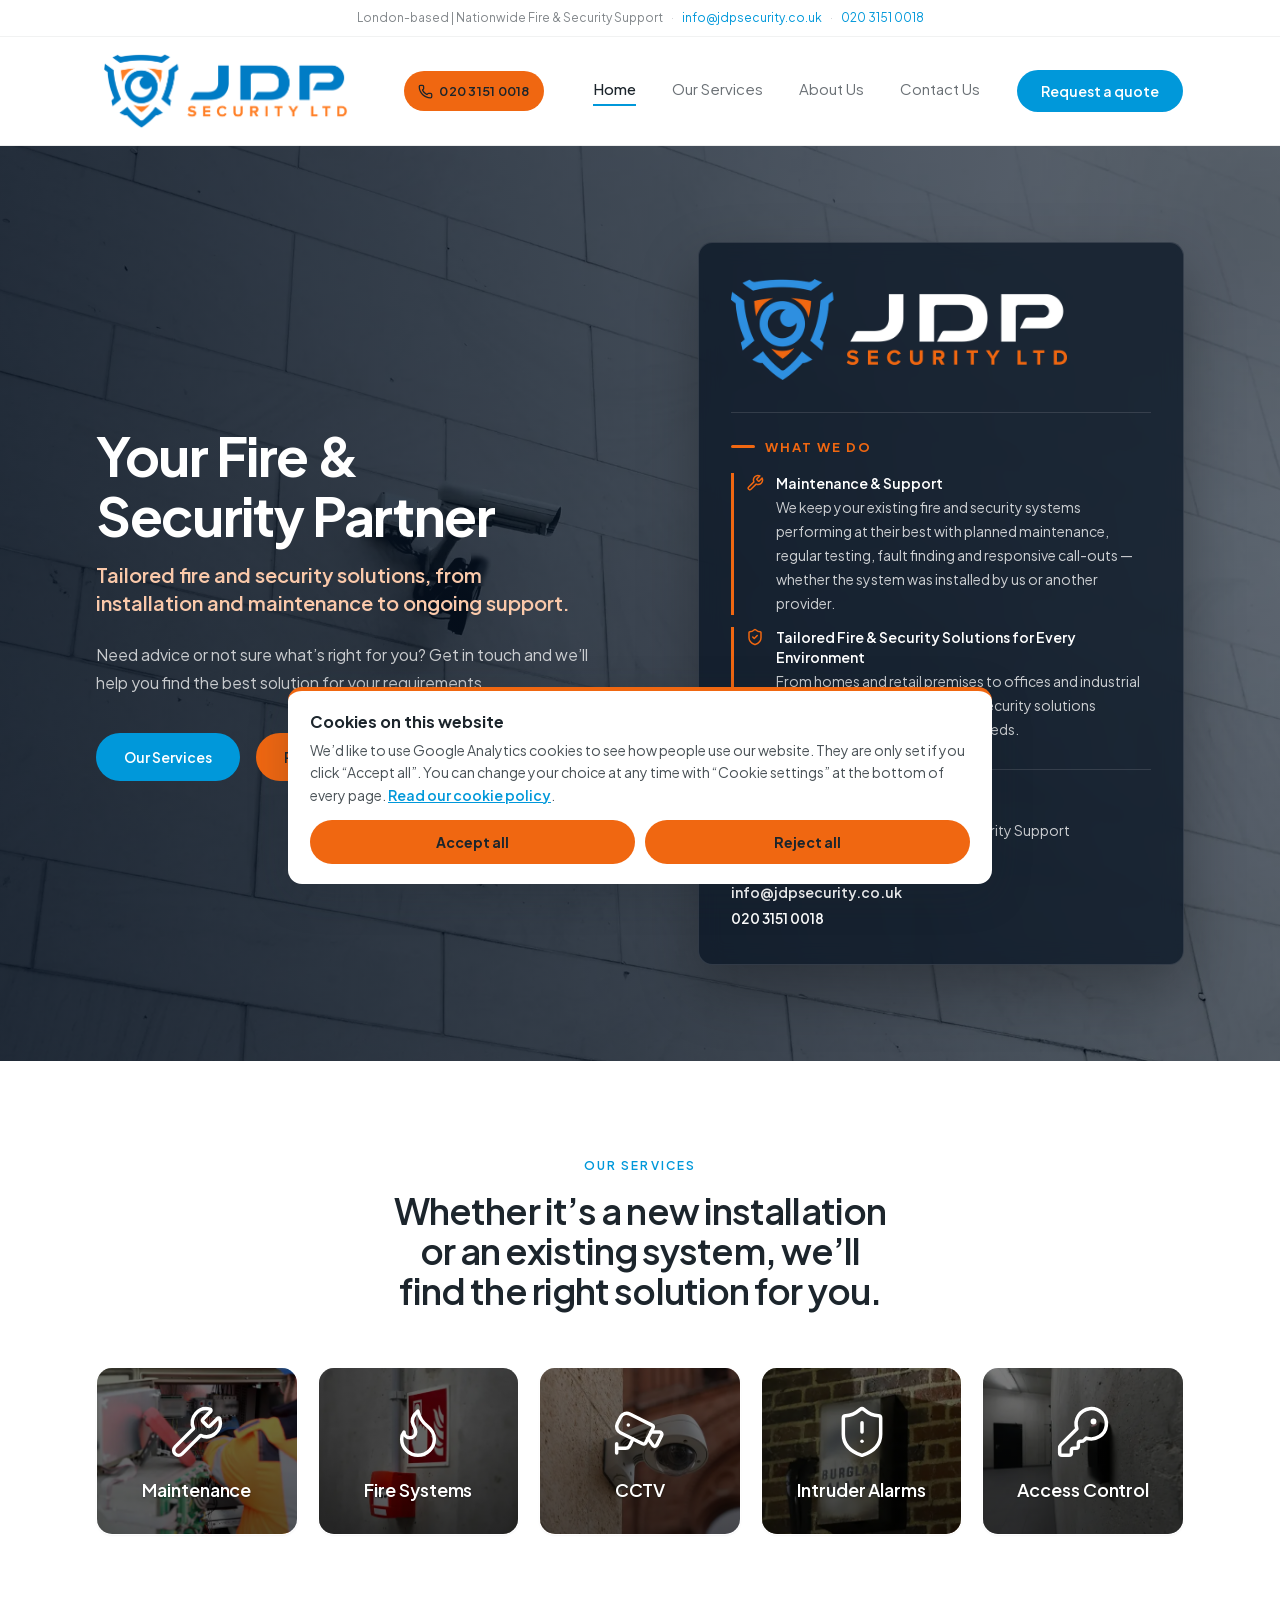
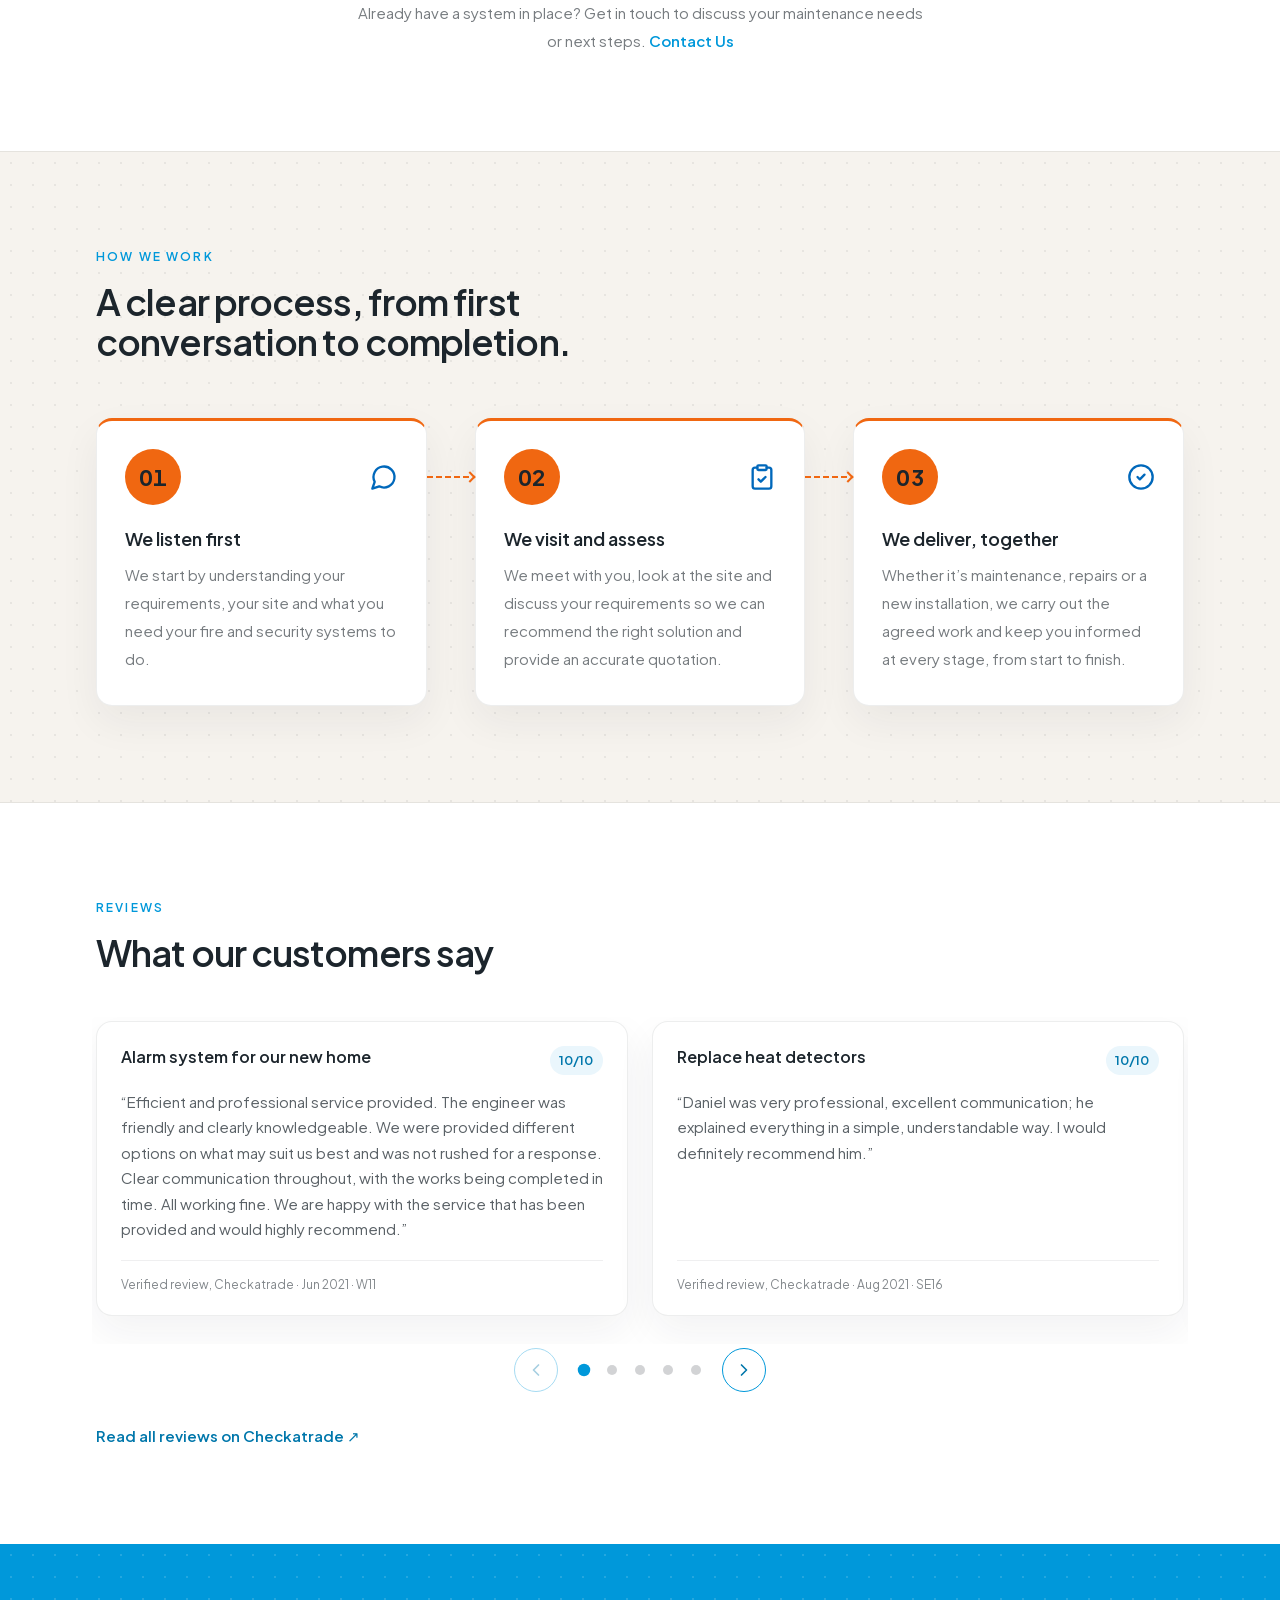
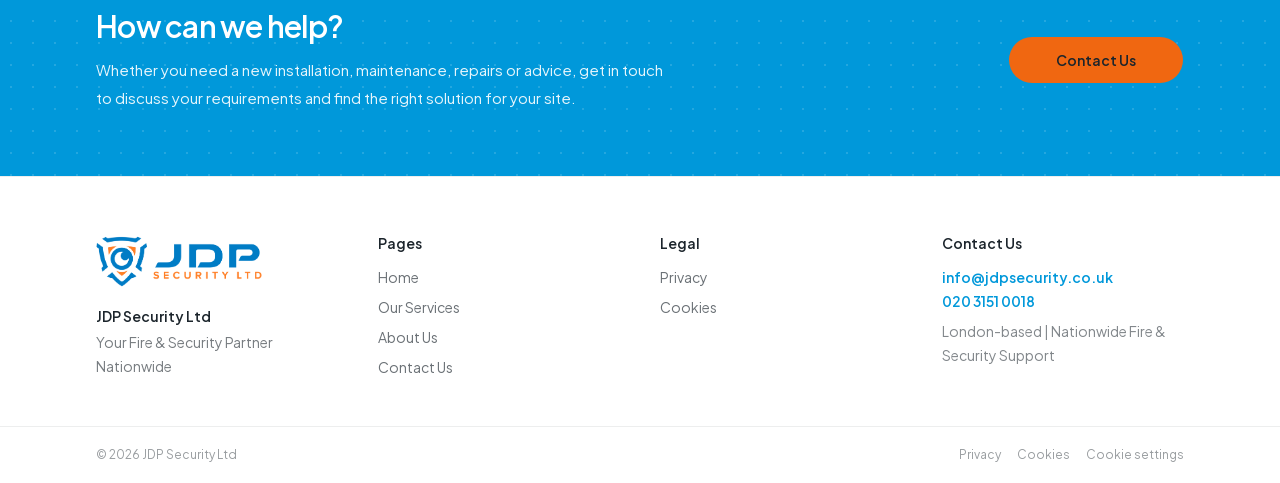
<file: index.html>
<!DOCTYPE html><html lang="en-GB" class="plus_jakarta_sans_85cc9dcb-module__hEKIaG__variable h-full scroll-smooth antialiased"><head><meta charSet="utf-8"/><meta name="viewport" content="width=device-width, initial-scale=1"/><link rel="preload" href="/_next/static/media/fba5a26ea33df6a3-s.p.18rizl4rsrl42.woff2" as="font" crossorigin="" type="font/woff2"/><link rel="preload" href="/JDP_logo_T.png" as="image"/><link rel="stylesheet" href="/_next/static/chunks/0uj7jf0txa_pq.css" data-precedence="next"/><link rel="preload" as="script" fetchPriority="low" href="/_next/static/chunks/310vm2bl3xxpt.js"/><script src="/_next/static/chunks/19mx3mg6lkumu.js" async=""></script><script src="/_next/static/chunks/3byuobrkyz9bj.js" async=""></script><script src="/_next/static/chunks/344n2zhqbh4pn.js" async=""></script><script src="/_next/static/chunks/turbopack-0aqb5hlrzlk2g.js" async=""></script><script src="/_next/static/chunks/1mo2i-1_v7z2_.js" async="" crossorigin=""></script><script src="/_next/static/chunks/2zvjupfmu_gyi.js" async="" crossorigin=""></script><meta name="theme-color" content="#0098DA"/><title>JDP Security Ltd — Fire & Security</title><meta name="description" content="Fire &amp; security systems installed and maintained. London-based, nationwide support."/><meta property="og:title" content="JDP Security Ltd — Fire & Security"/><meta property="og:description" content="Tailored fire and security solutions, from installation and maintenance to ongoing support. London-based | Nationwide Fire &amp; Security Support."/><meta property="og:locale" content="en_GB"/><meta property="og:type" content="website"/><meta name="twitter:card" content="summary"/><meta name="twitter:title" content="JDP Security Ltd — Fire & Security"/><meta name="twitter:description" content="Tailored fire and security solutions, from installation and maintenance to ongoing support. London-based | Nationwide Fire &amp; Security Support."/><link rel="icon" href="/favicon.png"/><meta name="next-size-adjust" content=""/><script src="/_next/static/chunks/0cz1d0mv5g_q7.js" noModule=""></script><script id="jdp-consent-default">window.dataLayer=window.dataLayer||[];function gtag(){dataLayer.push(arguments);}gtag("consent","default",{analytics_storage:"denied",ad_storage:"denied",ad_user_data:"denied",ad_personalization:"denied",functionality_storage:"granted",security_storage:"granted",wait_for_update:500});gtag("set","ads_data_redaction",true);gtag("set","url_passthrough",false);</script><script id="jdp-consent-js" src="/jdp-consent.js?v=13p" defer=""></script><script id="jdp-fullnav">(function(){window.addEventListener("click",function(e){if(e.defaultPrevented||e.button!==0||e.metaKey||e.ctrlKey||e.shiftKey||e.altKey)return;var t=e.target,a=t&&t.closest?t.closest("a[href]"):null;if(!a||(a.target&&a.target!=="_self")||a.hasAttribute("download"))return;var u;try{u=new URL(a.href,location.href)}catch(x){return}if(u.origin!==location.origin)return;if(u.hash&&u.pathname===location.pathname&&u.search===location.search)return;e.preventDefault();e.stopImmediatePropagation();location.assign(u.href)},true)})();</script><script id="jdp-rev-slider">(function(){var R=window.matchMedia?matchMedia("(prefers-reduced-motion: reduce)"):{matches:false};
function P(el){var s=el&&el.closest&&el.closest(".jdp-slider");if(!s)return null;return{t:s.querySelector(".jdp-slider-track"),c:s.querySelectorAll(".jdp-slider-track > *"),d:s.querySelectorAll(".jdp-slider-dot"),p:s.querySelector(".jdp-slider-prev"),n:s.querySelector(".jdp-slider-next")}}
function st(p){return p.c.length>1?p.c[1].offsetLeft-p.c[0].offsetLeft:p.t.clientWidth}
function nd(p){var k=0;for(var i=0;i<p.d.length;i++)if(p.d[i].offsetParent!==null)k++;return k||p.d.length}
function mx(p){return p.t.scrollWidth-p.t.clientWidth}
function cur(p){var v=nd(p);if(p.t.scrollLeft>=mx(p)-2)return v-1;return Math.max(0,Math.min(v-1,Math.round(p.t.scrollLeft/st(p))))}
function go(p,i){p.t.scrollTo({left:Math.max(0,Math.min(mx(p),i*st(p))),behavior:R.matches?"auto":"smooth"})}
function up(p){if(!p||!p.t)return;var i=cur(p),m=mx(p);for(var k=0;k<p.d.length;k++){if(k===i)p.d[k].setAttribute("aria-current","true");else p.d[k].removeAttribute("aria-current")}if(p.p)p.p.disabled=p.t.scrollLeft<=2;if(p.n)p.n.disabled=p.t.scrollLeft>=m-2}
function all(){var s=document.querySelectorAll(".jdp-slider");for(var i=0;i<s.length;i++)up(P(s[i]))}
document.addEventListener("click",function(e){var b=e.target&&e.target.closest&&e.target.closest(".jdp-slider-prev,.jdp-slider-next,.jdp-slider-dot");if(!b)return;var p=P(b);if(!p)return;var i=cur(p);
if(b.classList.contains("jdp-slider-prev"))go(p,i-1);else if(b.classList.contains("jdp-slider-next"))go(p,i+1);else go(p,Array.prototype.indexOf.call(p.d,b))});
document.addEventListener("keydown",function(e){var t=e.target;if(!t||!t.classList||!t.classList.contains("jdp-slider-track"))return;if(e.key!=="ArrowLeft"&&e.key!=="ArrowRight")return;e.preventDefault();var p=P(t);go(p,cur(p)+(e.key==="ArrowRight"?1:-1))});
var q=0;document.addEventListener("scroll",function(e){var t=e.target;if(!t||!t.classList||!t.classList.contains("jdp-slider-track")||q)return;q=requestAnimationFrame(function(){q=0;up(P(t))})},true);
window.addEventListener("resize",all);window.addEventListener("load",all)})();</script></head><body class="flex min-h-full flex-col bg-white text-ink"><div hidden=""><!--$--><!--/$--></div><a href="#main" class="sr-only focus:not-sr-only focus:absolute focus:top-3 focus:left-3 focus:z-50 focus:rounded-md focus:bg-brand focus:px-4 focus:py-2 focus:text-sm focus:font-semibold focus:text-white">Skip to content</a><header class="sticky top-0 z-40 bg-white transition-shadow duration-200"><div class="border-b border-ink/6 bg-white"><div class="mx-auto flex min-h-9 max-w-[72rem] items-center justify-center px-5 text-center text-[12px] leading-5 text-ink/55 sm:px-8"><span class="truncate">London-based | Nationwide Fire &amp; Security Support<span class="mx-2 text-ink/20">·</span><a href="mailto:info@jdpsecurity.co.uk" class="text-brand hover:underline focus-visible:rounded-sm focus-visible:ring-2 focus-visible:ring-brand focus-visible:outline-none">info@jdpsecurity.co.uk</a><span class="mx-2 text-ink/20">·</span><span class="text-brand">020 3151 0018</span></span></div></div><div class="border-b border-ink/8"><div class="mx-auto flex h-[6rem] max-w-[72rem] items-center justify-between gap-5 px-5 sm:h-[6.75rem] sm:px-8"><a class="shrink-0 rounded-sm focus-visible:ring-2 focus-visible:ring-brand focus-visible:outline-none" aria-label="JDP Security Ltd home" href="/"><img src="/JDP_logo_T.png" alt="JDP Security Ltd" width="4162" height="1350" class="h-[4.5rem] w-auto max-w-none bg-transparent object-contain sm:h-20 lg:h-[5.25rem]"/></a><a href="tel:+442031510018" class="jdp-phone-pill" aria-label="Call 020 3151 0018"><svg xmlns="http://www.w3.org/2000/svg" width="15" height="15" viewBox="0 0 24 24" fill="none" stroke="currentColor" stroke-width="2" stroke-linecap="round" stroke-linejoin="round" aria-hidden="true"><path d="M13.832 16.568a1 1 0 0 0 1.213-.303l.355-.465A2 2 0 0 1 17 15h3a2 2 0 0 1 2 2v3a2 2 0 0 1-2 2A18 18 0 0 1 2 4a2 2 0 0 1 2-2h3a2 2 0 0 1 2 2v3a2 2 0 0 1-.8 1.6l-.468.351a1 1 0 0 0-.292 1.233 14 14 0 0 0 6.392 6.384"></path></svg><span>020 3151 0018</span></a><nav class="hidden items-center gap-7 md:flex lg:gap-9" aria-label="Primary"><a class="relative pb-1 text-[15px] transition-colors hover:text-ink focus-visible:rounded-sm focus-visible:ring-2 focus-visible:ring-brand focus-visible:outline-none font-medium text-ink after:absolute after:right-0 after:bottom-[-2px] after:left-0 after:h-0.5 after:bg-brand" href="/">Home</a><a class="relative pb-1 text-[15px] text-ink/65 transition-colors hover:text-ink focus-visible:rounded-sm focus-visible:ring-2 focus-visible:ring-brand focus-visible:outline-none" href="/services/">Our Services</a><a class="relative pb-1 text-[15px] text-ink/65 transition-colors hover:text-ink focus-visible:rounded-sm focus-visible:ring-2 focus-visible:ring-brand focus-visible:outline-none" href="/about/">About Us</a><a class="relative pb-1 text-[15px] text-ink/65 transition-colors hover:text-ink focus-visible:rounded-sm focus-visible:ring-2 focus-visible:ring-brand focus-visible:outline-none" href="/contact/">Contact Us</a><a data-slot="button" data-variant="default" data-size="default" class="group/button inline-flex shrink-0 items-center justify-center border border-transparent bg-clip-padding whitespace-nowrap transition-all outline-none select-none focus-visible:border-ring focus-visible:ring-3 focus-visible:ring-ring/50 active:not-aria-[haspopup]:translate-y-px disabled:pointer-events-none disabled:opacity-50 aria-invalid:border-destructive aria-invalid:ring-3 aria-invalid:ring-destructive/20 dark:aria-invalid:border-destructive/50 dark:aria-invalid:ring-destructive/40 [&amp;_svg]:pointer-events-none [&amp;_svg]:shrink-0 [&amp;_svg:not([class*=&#x27;size-&#x27;])]:size-4 gap-1.5 has-data-[icon=inline-end]:pr-2 has-data-[icon=inline-start]:pl-2 h-11 rounded-full bg-brand px-6 text-sm font-semibold text-white hover:bg-brand/90" href="/contact/">Request a quote</a></nav><a href="tel:+442031510018" class="jdp-phone-btn" aria-label="Call 020 3151 0018"><svg xmlns="http://www.w3.org/2000/svg" width="18" height="18" viewBox="0 0 24 24" fill="none" stroke="currentColor" stroke-width="2" stroke-linecap="round" stroke-linejoin="round" aria-hidden="true"><path d="M13.832 16.568a1 1 0 0 0 1.213-.303l.355-.465A2 2 0 0 1 17 15h3a2 2 0 0 1 2 2v3a2 2 0 0 1-2 2A18 18 0 0 1 2 4a2 2 0 0 1 2-2h3a2 2 0 0 1 2 2v3a2 2 0 0 1-.8 1.6l-.468.351a1 1 0 0 0-.292 1.233 14 14 0 0 0 6.392 6.384"></path></svg></a><button type="button" class="inline-flex size-11 items-center justify-center rounded-md text-ink hover:bg-mist focus-visible:ring-2 focus-visible:ring-brand focus-visible:outline-none md:hidden" aria-label="Open menu" aria-expanded="false" aria-controls="mobile-nav"><svg xmlns="http://www.w3.org/2000/svg" width="24" height="24" viewBox="0 0 24 24" fill="none" stroke="currentColor" stroke-width="2" stroke-linecap="round" stroke-linejoin="round" class="lucide lucide-menu size-5" aria-hidden="true"><path d="M4 5h16"></path><path d="M4 12h16"></path><path d="M4 19h16"></path></svg></button></div></div></header><main id="main" class="flex-1"><section class="relative isolate overflow-hidden" style="background-color:#0b1a2b"><img src="/jdp-hero-1920.webp" srcSet="/jdp-hero-960.webp 960w, /jdp-hero-1920.webp 1920w" sizes="100vw" alt="" aria-hidden="true" fetchPriority="high" decoding="async" class="pointer-events-none absolute inset-0 h-full w-full object-cover" style="object-position:35% 40%;z-index:-2"/><div aria-hidden="true" class="pointer-events-none absolute inset-0" style="z-index:-1;background-image:linear-gradient(90deg, rgba(6,18,34,0.84) 0%, rgba(6,18,34,0.74) 50%, rgba(6,18,34,0.62) 100%)"></div><div class="mx-auto grid max-w-[72rem] items-center gap-12 px-5 py-16 sm:px-8 sm:py-20 lg:grid-cols-[1.05fr_0.95fr] lg:gap-16 lg:py-24"><div><h1 class="max-w-xl text-[2.35rem] leading-[1.12] font-bold tracking-tight text-white text-balance sm:text-5xl lg:text-[3.35rem]">Your Fire &amp; Security Partner</h1><p class="mt-4 max-w-xl text-xl leading-7 font-semibold text-balance" style="color:#fac9aa">Tailored fire and security solutions, from installation and maintenance to ongoing support.</p><p class="mt-6 max-w-lg text-base leading-7" style="color:rgba(255,255,255,0.75)">Need advice or not sure what’s right for you? Get in touch and we’ll help you find the best solution for your requirements.</p><div class="mt-9 flex flex-wrap items-center gap-4"><a class="inline-flex h-12 items-center rounded-full bg-brand px-7 text-sm font-semibold text-white hover:bg-brand/90 focus-visible:ring-2 focus-visible:ring-brand focus-visible:ring-offset-2 focus-visible:outline-none" href="/services/">Our Services</a><a class="jdp-btn-red inline-flex h-12 items-center rounded-full px-7 text-sm font-semibold text-white focus-visible:ring-2 focus-visible:ring-brand focus-visible:ring-offset-2 focus-visible:outline-none" href="/contact/">Request a quote</a></div></div><div class="flex justify-center lg:justify-end"><aside class="w-full max-w-[36rem] rounded-2xl bg-white px-6 py-7 shadow-card sm:px-8 sm:py-9 jdp-hero-panel"><img src="/jdp-logo-reversed.webp" alt="JDP Security Ltd" width="800" height="240" class="h-auto w-full object-contain jdp-hero-logo"/><div class="mt-8 border-t border-ink/8 pt-6"><p class="jdp-hero-label">What we do</p><ul class="mt-4 space-y-3"><li class="flex gap-3 jdp-hero-item"><svg xmlns="http://www.w3.org/2000/svg" width="18" height="18" viewBox="0 0 24 24" fill="none" stroke="currentColor" stroke-width="2" stroke-linecap="round" stroke-linejoin="round" aria-hidden="true" class="jdp-hero-icon"><path d="M14.7 6.3a1 1 0 0 0 0 1.4l1.6 1.6a1 1 0 0 0 1.4 0l3.77-3.77a6 6 0 0 1-7.94 7.94l-6.91 6.91a2.12 2.12 0 0 1-3-3l6.91-6.91a6 6 0 0 1 7.94-7.94l-3.76 3.76z"></path></svg><div><p class="text-sm font-semibold text-ink">Maintenance &amp; Support</p><p class="mt-0.5 text-sm leading-6 text-ink/60">We keep your existing fire and security systems performing at their best with planned maintenance, regular testing, fault finding and responsive call-outs — whether the system was installed by us or another provider.</p></div></li><li class="flex gap-3 jdp-hero-item"><svg xmlns="http://www.w3.org/2000/svg" width="18" height="18" viewBox="0 0 24 24" fill="none" stroke="currentColor" stroke-width="2" stroke-linecap="round" stroke-linejoin="round" aria-hidden="true" class="jdp-hero-icon"><path d="M20 13c0 5-3.5 7.5-7.66 8.95a1 1 0 0 1-.67-.01C7.5 20.5 4 18 4 13V6a1 1 0 0 1 1-1c2 0 4.5-1.2 6.24-2.72a1.17 1.17 0 0 1 1.52 0C14.51 3.81 17 5 19 5a1 1 0 0 1 1 1z"></path><path d="m9 12 2 2 4-4"></path></svg><div><p class="text-sm font-semibold text-ink">Tailored Fire &amp; Security Solutions for Every Environment</p><p class="mt-0.5 text-sm leading-6 text-ink/60">From homes and retail premises to offices and industrial units, we deliver reliable fire and security solutions designed around your specific needs.</p></div></li></ul></div><div class="mt-7 grid gap-4 border-t border-ink/8 pt-6"><div><p class="text-[12px] font-semibold tracking-[0.14em] text-ink/45 uppercase">Location</p><p class="mt-1.5 text-sm leading-6 text-ink/70">London-based | Nationwide Fire &amp; Security Support</p></div><div><p class="text-[12px] font-semibold tracking-[0.14em] text-ink/45 uppercase">Contact</p><a href="mailto:info@jdpsecurity.co.uk" class="mt-1.5 inline-block text-sm font-semibold text-brand hover:underline focus-visible:rounded-sm focus-visible:ring-2 focus-visible:ring-brand focus-visible:outline-none">info@jdpsecurity.co.uk</a><p class="mt-1 text-sm font-semibold text-brand">020 3151 0018</p></div></div></aside></div></div></section><section class="bg-white"><div class="mx-auto max-w-[72rem] px-5 py-20 sm:px-8 sm:py-24"><div class="mx-auto text-center"><p class="text-[12px] font-semibold tracking-[0.18em] text-brand uppercase">Our Services</p><h2 class="max-w-2xl text-3xl font-semibold tracking-tight text-ink text-balance sm:text-4xl mt-4 mx-auto">Whether it’s a new installation or an existing system, we’ll find the right solution for you.</h2></div><div class="mt-14 jdp-tiles"><a class="jdp-tile jdp-photo" href="/services/#maintenance"><img src="/jdp-tile-maintenance2.webp" alt="" aria-hidden="true" loading="lazy" decoding="async" width="480" height="360" class="jdp-tile-bg"/><svg viewBox="0 0 24 24" fill="none" stroke="currentColor" stroke-width="1.5" stroke-linecap="round" stroke-linejoin="round" class="jdp-tile-icon" aria-hidden="true"><path d="M14.7 6.3a1 1 0 0 0 0 1.4l1.6 1.6a1 1 0 0 0 1.4 0l3.106-3.105c.32-.322.863-.22.983.218a6 6 0 0 1-8.259 7.057l-7.91 7.91a1 1 0 0 1-2.999-3l7.91-7.91a6 6 0 0 1 7.057-8.259c.438.12.54.662.219.984z"></path></svg><h3 class="jdp-tile-label">Maintenance</h3></a><a class="jdp-tile jdp-photo" href="/services/#fire"><img src="/jdp-tile-fire.webp" alt="" aria-hidden="true" loading="lazy" decoding="async" width="480" height="360" class="jdp-tile-bg"/><svg viewBox="0 0 24 24" fill="none" stroke="currentColor" stroke-width="1.5" stroke-linecap="round" stroke-linejoin="round" class="jdp-tile-icon" aria-hidden="true"><path d="M8.5 14.5A2.5 2.5 0 0 0 11 12c0-1.38-.5-2-1-3-1.072-2.143-.224-4.054 2-6 .5 2.5 2 4.9 4 6.5 2 1.6 3 3.5 3 5.5a7 7 0 1 1-14 0c0-1.153.433-2.294 1-3a2.5 2.5 0 0 0 2.5 2.5z"></path></svg><h3 class="jdp-tile-label">Fire Systems</h3></a><a class="jdp-tile jdp-photo" href="/services/#cctv"><img src="/jdp-tile-cctv4.webp" alt="" aria-hidden="true" loading="lazy" decoding="async" width="480" height="360" class="jdp-tile-bg"/><svg viewBox="0 0 24 24" fill="none" stroke="currentColor" stroke-width="1.5" stroke-linecap="round" stroke-linejoin="round" class="jdp-tile-icon" aria-hidden="true"><path d="M16.75 12h3.632a1 1 0 0 1 .894 1.447l-2.034 4.069a1 1 0 0 1-1.708.134l-2.124-2.97"></path><path d="M17.106 9.053a1 1 0 0 1 .447 1.341l-3.106 6.211a1 1 0 0 1-1.342.447L3.61 12.3a2.92 2.92 0 0 1-1.3-3.91L3.69 5.6a2.92 2.92 0 0 1 3.92-1.3z"></path><path d="M2 19h3.76a2 2 0 0 0 1.8-1.1L9 15"></path><path d="M2 21v-4"></path><path d="M7 9h.01"></path></svg><h3 class="jdp-tile-label">CCTV</h3></a><a class="jdp-tile jdp-photo" href="/services/#intruder"><img src="/jdp-tile-intruder.webp" alt="" aria-hidden="true" loading="lazy" decoding="async" width="480" height="360" class="jdp-tile-bg"/><svg viewBox="0 0 24 24" fill="none" stroke="currentColor" stroke-width="1.5" stroke-linecap="round" stroke-linejoin="round" class="jdp-tile-icon" aria-hidden="true"><path d="M20 13c0 5-3.5 7.5-7.66 8.95a1 1 0 0 1-.67-.01C7.5 20.5 4 18 4 13V6a1 1 0 0 1 1-1c2 0 4.5-1.2 6.24-2.72a1.17 1.17 0 0 1 1.52 0C14.51 3.81 17 5 19 5a1 1 0 0 1 1 1z"></path><path d="M12 8v4"></path><path d="M12 16h.01"></path></svg><h3 class="jdp-tile-label">Intruder Alarms</h3></a><a class="jdp-tile jdp-photo" href="/services/#access"><img src="/jdp-tile-access.webp" alt="" aria-hidden="true" loading="lazy" decoding="async" width="480" height="360" class="jdp-tile-bg"/><svg viewBox="0 0 24 24" fill="none" stroke="currentColor" stroke-width="1.5" stroke-linecap="round" stroke-linejoin="round" class="jdp-tile-icon" aria-hidden="true"><path d="M2.586 17.414A2 2 0 0 0 2 18.828V21a1 1 0 0 0 1 1h3a1 1 0 0 0 1-1v-1a1 1 0 0 1 1-1h1a1 1 0 0 0 1-1v-1a1 1 0 0 1 1-1h.172a2 2 0 0 0 1.414-.586l.814-.814a6.5 6.5 0 1 0-4-4z"></path><circle cx="16.5" cy="7.5" r=".5" fill="currentColor"></circle></svg><h3 class="jdp-tile-label">Access Control</h3></a></div><p class="mx-auto mt-16 max-w-xl text-center text-[15px] leading-7 text-ink/60">Already have a system in place? Get in touch to discuss your maintenance needs or next steps.<!-- --> <a class="font-semibold text-brand underline-offset-2 hover:underline focus-visible:rounded-sm focus-visible:ring-2 focus-visible:ring-brand focus-visible:outline-none" href="/contact/">Contact Us</a></p></div></section><section class="bg-dot jdp-hww"><div class="mx-auto max-w-[72rem] px-5 py-20 sm:px-8 sm:py-24"><div class=""><p class="text-[12px] font-semibold tracking-[0.18em] text-brand uppercase">How we work</p><h2 class="max-w-2xl text-3xl font-semibold tracking-tight text-ink text-balance sm:text-4xl mt-4">A clear process, from first conversation to completion.</h2></div><ol class="jdp-steps mt-14"><li class="jdp-step"><div class="jdp-step-top"><p class="jdp-step-num">01</p><svg xmlns="http://www.w3.org/2000/svg" width="28" height="28" viewBox="0 0 24 24" fill="none" stroke="currentColor" stroke-width="2" stroke-linecap="round" stroke-linejoin="round" aria-hidden="true" class="jdp-step-icon"><path d="M7.9 20A9 9 0 1 0 4 16.1L2 22Z"></path></svg></div><h3 class="jdp-step-title text-lg font-semibold text-ink">We listen first</h3><p class="mt-2 text-[15px] leading-7 text-ink/60">We start by understanding your requirements, your site and what you need your fire and security systems to do.</p></li><li class="jdp-step"><div class="jdp-step-top"><p class="jdp-step-num">02</p><svg xmlns="http://www.w3.org/2000/svg" width="28" height="28" viewBox="0 0 24 24" fill="none" stroke="currentColor" stroke-width="2" stroke-linecap="round" stroke-linejoin="round" aria-hidden="true" class="jdp-step-icon"><path d="M9 2h6a1 1 0 0 1 1 1v2a1 1 0 0 1-1 1H9a1 1 0 0 1-1-1V3a1 1 0 0 1 1-1z"></path><path d="M16 4h2a2 2 0 0 1 2 2v14a2 2 0 0 1-2 2H6a2 2 0 0 1-2-2V6a2 2 0 0 1 2-2h2"></path><path d="m9 14 2 2 4-4"></path></svg></div><h3 class="jdp-step-title text-lg font-semibold text-ink">We visit and assess</h3><p class="mt-2 text-[15px] leading-7 text-ink/60">We meet with you, look at the site and discuss your requirements so we can recommend the right solution and provide an accurate quotation.</p></li><li class="jdp-step"><div class="jdp-step-top"><p class="jdp-step-num">03</p><svg xmlns="http://www.w3.org/2000/svg" width="28" height="28" viewBox="0 0 24 24" fill="none" stroke="currentColor" stroke-width="2" stroke-linecap="round" stroke-linejoin="round" aria-hidden="true" class="jdp-step-icon"><path d="M22 12a10 10 0 1 1-20 0 10 10 0 0 1 20 0z"></path><path d="m9 12 2 2 4-4"></path></svg></div><h3 class="jdp-step-title text-lg font-semibold text-ink">We deliver, together</h3><p class="mt-2 text-[15px] leading-7 text-ink/60">Whether it’s maintenance, repairs or a new installation, we carry out the agreed work and keep you informed at every stage, from start to finish.</p></li></ol></div></section><section id="reviews" aria-labelledby="reviews-heading" class="jdp-rev"><div class="mx-auto max-w-[72rem] px-5 py-20 sm:px-8 sm:py-24"><div class=""><p class="text-[12px] font-semibold tracking-[0.18em] text-brand uppercase">Reviews</p><h2 id="reviews-heading" class="max-w-2xl text-3xl font-semibold tracking-tight text-ink text-balance sm:text-4xl mt-4">What our customers say</h2></div><div class="jdp-slider"><div class="jdp-slider-track" role="region" aria-label="Customer reviews" tabindex="0"><figure class="jdp-rev-card"><div class="jdp-rev-top"><h3 class="jdp-rev-title">Alarm system for our new home</h3><p class="jdp-rev-score">10/10</p></div><blockquote class="jdp-rev-quote"><p>“Efficient and professional service provided. The engineer was friendly and clearly knowledgeable. We were provided different options on what may suit us best and was not rushed for a response. Clear communication throughout, with the works being completed in time. All working fine. We are happy with the service that has been provided and would highly recommend.”</p></blockquote><figcaption class="jdp-rev-meta">Verified review, Checkatrade · Jun 2021 · W11</figcaption></figure><figure class="jdp-rev-card"><div class="jdp-rev-top"><h3 class="jdp-rev-title">Replace heat detectors</h3><p class="jdp-rev-score">10/10</p></div><blockquote class="jdp-rev-quote"><p>“Daniel was very professional, excellent communication; he explained everything in a simple, understandable way. I would definitely recommend him.”</p></blockquote><figcaption class="jdp-rev-meta">Verified review, Checkatrade · Aug 2021 · SE16</figcaption></figure><figure class="jdp-rev-card"><div class="jdp-rev-top"><h3 class="jdp-rev-title">Fitting CCTV cameras and intruder alarm</h3><p class="jdp-rev-score">9.75/10</p></div><blockquote class="jdp-rev-quote"><p>“Daniel did an amazing job at fitting CCTV cameras and intruder alarm. He is very professional and did a very tidy job at it. Very informative and does it with passion. Neighbours also appreciated the work done.”</p></blockquote><figcaption class="jdp-rev-meta">Verified review, Checkatrade · Apr 2022 · HA2</figcaption></figure><figure class="jdp-rev-card"><div class="jdp-rev-top"><h3 class="jdp-rev-title">Fault find an existing intruder alarm</h3><p class="jdp-rev-score">10/10</p></div><blockquote class="jdp-rev-quote"><p>“Daniel is an experienced engineer and knows to fault find as opposed to other companies I called who's expertise are only to replace everything with new.”</p></blockquote><figcaption class="jdp-rev-meta">Verified review, Checkatrade · Jul 2021 · SE26</figcaption></figure><figure class="jdp-rev-card"><div class="jdp-rev-top"><h3 class="jdp-rev-title">Installation of a Fire Alarm in my shop</h3><p class="jdp-rev-score">10/10</p></div><blockquote class="jdp-rev-quote"><p>“The job was carried out fast, effectively and professionally. Very happy with the result and the system is very user friendly. Will highly recommend this company.”</p></blockquote><figcaption class="jdp-rev-meta">Verified review, Checkatrade · Jun 2021 · N17</figcaption></figure><figure class="jdp-rev-card"><div class="jdp-rev-top"><h3 class="jdp-rev-title">Installing CCTV and alarm</h3><p class="jdp-rev-score">10/10</p></div><blockquote class="jdp-rev-quote"><p>“Excellent service, very professional, would definitely recommend it”</p></blockquote><figcaption class="jdp-rev-meta">Verified review, Checkatrade · Jun 2021 · ME15</figcaption></figure></div><div class="jdp-slider-nav"><button type="button" class="jdp-slider-arrow jdp-slider-prev" aria-label="Previous review" disabled=""><svg xmlns="http://www.w3.org/2000/svg" width="20" height="20" viewBox="0 0 24 24" fill="none" stroke="currentColor" stroke-width="2" stroke-linecap="round" stroke-linejoin="round" aria-hidden="true"><path d="m15 18-6-6 6-6"></path></svg></button><div class="jdp-slider-dots"><button type="button" class="jdp-slider-dot" aria-label="Go to review 1" aria-current="true"></button><button type="button" class="jdp-slider-dot" aria-label="Go to review 2"></button><button type="button" class="jdp-slider-dot" aria-label="Go to review 3"></button><button type="button" class="jdp-slider-dot" aria-label="Go to review 4"></button><button type="button" class="jdp-slider-dot" aria-label="Go to review 5"></button><button type="button" class="jdp-slider-dot" aria-label="Go to review 6"></button></div><button type="button" class="jdp-slider-arrow jdp-slider-next" aria-label="Next review"><svg xmlns="http://www.w3.org/2000/svg" width="20" height="20" viewBox="0 0 24 24" fill="none" stroke="currentColor" stroke-width="2" stroke-linecap="round" stroke-linejoin="round" aria-hidden="true"><path d="m9 18 6-6-6-6"></path></svg></button></div></div><p class="jdp-rev-more"><a href="https://www.checkatrade.com/trades/jdpsecurity990044" target="_blank" rel="noopener" class="jdp-rev-link">Read all reviews on Checkatrade</a></p></div></section><section class="relative overflow-hidden bg-brand"><div class="bg-dot-brand pointer-events-none absolute inset-0"></div><div class="relative mx-auto flex max-w-[72rem] flex-col items-start justify-between gap-8 px-5 py-14 sm:px-8 sm:py-16 md:flex-row md:items-center"><div class="max-w-xl"><h2 class="text-2xl font-semibold tracking-tight text-white text-balance sm:text-3xl">How can we help?</h2><p class="mt-3 text-[15px] leading-7 text-white/90">Whether you need a new installation, maintenance, repairs or advice, get in touch to discuss your requirements and find the right solution for your site.</p></div><a data-slot="button" data-variant="default" data-size="default" class="group/button inline-flex items-center justify-center border border-transparent bg-clip-padding whitespace-nowrap transition-all outline-none select-none focus-visible:border-ring focus-visible:ring-3 focus-visible:ring-ring/50 active:not-aria-[haspopup]:translate-y-px disabled:pointer-events-none disabled:opacity-50 aria-invalid:border-destructive aria-invalid:ring-3 aria-invalid:ring-destructive/20 dark:aria-invalid:border-destructive/50 dark:aria-invalid:ring-destructive/40 [&amp;_svg]:pointer-events-none [&amp;_svg]:shrink-0 [&amp;_svg:not([class*=&#x27;size-&#x27;])]:size-4 gap-1.5 has-data-[icon=inline-end]:pr-2 has-data-[icon=inline-start]:pl-2 h-12 min-w-[11rem] shrink-0 rounded-full bg-brand-orange px-7 text-sm font-semibold text-ink jdp-btn-orange" href="/contact/">Contact Us</a></div></section><!--$--><!--/$--></main><footer class="border-t border-ink/8 bg-white"><div class="mx-auto grid max-w-[72rem] gap-12 px-5 py-16 sm:px-8 md:grid-cols-2 lg:grid-cols-4"><div class="lg:col-span-1"><img src="/JDP_logo_T.png" alt="JDP Security Ltd" width="4162" height="1350" class="max-w-none bg-transparent object-contain lg:h-[5.25rem] h-[4.5rem] w-auto sm:h-20"/><p class="mt-5 text-sm font-semibold text-ink">JDP Security Ltd</p><p class="mt-2 max-w-xs text-sm leading-6 text-ink/60">Your Fire &amp; Security Partner Nationwide</p></div><div><p class="text-sm font-semibold text-ink">Pages</p><ul class="mt-4 space-y-2.5 text-sm"><li><a class="text-ink/65 hover:text-brand focus-visible:rounded-sm focus-visible:ring-2 focus-visible:ring-brand focus-visible:outline-none" href="/">Home</a></li><li><a class="text-ink/65 hover:text-brand focus-visible:rounded-sm focus-visible:ring-2 focus-visible:ring-brand focus-visible:outline-none" href="/services/">Our Services</a></li><li><a class="text-ink/65 hover:text-brand focus-visible:rounded-sm focus-visible:ring-2 focus-visible:ring-brand focus-visible:outline-none" href="/about/">About Us</a></li><li><a class="text-ink/65 hover:text-brand focus-visible:rounded-sm focus-visible:ring-2 focus-visible:ring-brand focus-visible:outline-none" href="/contact/">Contact Us</a></li></ul></div><div><p class="text-sm font-semibold text-ink">Legal</p><ul class="mt-4 space-y-2.5 text-sm"><li><a class="text-ink/65 hover:text-brand focus-visible:rounded-sm focus-visible:ring-2 focus-visible:ring-brand focus-visible:outline-none" href="/privacy/">Privacy</a></li><li><a class="text-ink/65 hover:text-brand focus-visible:rounded-sm focus-visible:ring-2 focus-visible:ring-brand focus-visible:outline-none" href="/cookies/">Cookies</a></li></ul></div><div><p class="text-sm font-semibold text-ink">Contact Us</p><p class="mt-4 text-sm"><a class="font-semibold text-brand hover:underline focus-visible:rounded-sm focus-visible:ring-2 focus-visible:ring-brand focus-visible:outline-none" href="mailto:info@jdpsecurity.co.uk">info@jdpsecurity.co.uk</a></p><p class="mt-1 text-sm font-semibold text-brand">020 3151 0018</p><p class="mt-2 text-sm leading-6 text-ink/55">London-based | Nationwide Fire &amp; Security Support</p></div></div><div class="border-t border-ink/8"><div class="mx-auto flex max-w-[72rem] flex-col gap-2 px-5 py-5 text-xs text-ink/45 sm:flex-row sm:items-center sm:justify-between sm:px-8"><p>© <!-- -->2026<!-- --> <!-- -->JDP Security Ltd</p><p class="flex gap-4"><a class="hover:text-brand focus-visible:rounded-sm focus-visible:ring-2 focus-visible:ring-brand focus-visible:outline-none" href="/privacy/">Privacy</a><a class="hover:text-brand focus-visible:rounded-sm focus-visible:ring-2 focus-visible:ring-brand focus-visible:outline-none" href="/cookies/">Cookies</a></p></div></div></footer><script src="/_next/static/chunks/310vm2bl3xxpt.js" id="_R_" async=""></script><script>(self.__next_f=self.__next_f||[]).push([0])</script><script>self.__next_f.push([1,"1:\"$Sreact.fragment\"\n2:I[3020,[\"/_next/static/chunks/1mo2i-1_v7z2_.js\",\"/_next/static/chunks/2zvjupfmu_gyi.js\"],\"SiteHeader\"]\n3:I[39756,[\"/_next/static/chunks/1mo2i-1_v7z2_.js\",\"/_next/static/chunks/2zvjupfmu_gyi.js\"],\"default\"]\n4:I[37457,[\"/_next/static/chunks/1mo2i-1_v7z2_.js\",\"/_next/static/chunks/2zvjupfmu_gyi.js\"],\"default\"]\n5:I[22016,[\"/_next/static/chunks/1mo2i-1_v7z2_.js\",\"/_next/static/chunks/2zvjupfmu_gyi.js\"],\"\"]\nb:I[68027,[\"/_next/static/chunks/1mo2i-1_v7z2_.js\",\"/_next/static/chunks/2zvjupfmu_gyi.js\"],\"default\",1]\n:HL[\"/_next/static/chunks/0uj7jf0txa_pq.css\",\"style\"]\n:HL[\"/_next/static/media/fba5a26ea33df6a3-s.p.18rizl4rsrl42.woff2\",\"font\",{\"crossOrigin\":\"\",\"type\":\"font/woff2\"}]\n:HL[\"/JDP_logo_T.png\",\"image\"]\n0:{\"P\":null,\"c\":[\"\",\"\"],\"q\":\"\",\"i\":false,\"f\":[[[\"\",{\"children\":[\"__PAGE__\",{},\"$undefined\",\"$undefined\",4608]},\"$undefined\",\"$undefined\",4624],[[\"$\",\"$1\",\"c\",{\"children\":[[[\"$\",\"link\",\"0\",{\"rel\":\"stylesheet\",\"href\":\"/_next/static/chunks/0uj7jf0txa_pq.css\",\"precedence\":\"next\",\"crossOrigin\":\"$undefined\",\"nonce\":\"$undefined\"}],[\"$\",\"script\",\"script-0\",{\"src\":\"/_next/static/chunks/1mo2i-1_v7z2_.js\",\"async\":true,\"nonce\":\"$undefined\"}],[\"$\",\"script\",\"script-1\",{\"src\":\"/_next/static/chunks/2zvjupfmu_gyi.js\",\"async\":true,\"nonce\":\"$undefined\"}]],[\"$\",\"html\",null,{\"lang\":\"en-GB\",\"className\":\"plus_jakarta_sans_85cc9dcb-module__hEKIaG__variable h-full scroll-smooth antialiased\",\"children\":[\"$\",\"body\",null,{\"className\":\"flex min-h-full flex-col bg-white text-ink\",\"children\":[[\"$\",\"a\",null,{\"href\":\"#main\",\"className\":\"sr-only focus:not-sr-only focus:absolute focus:top-3 focus:left-3 focus:z-50 focus:rounded-md focus:bg-brand focus:px-4 focus:py-2 focus:text-sm focus:font-semibold focus:text-white\",\"children\":\"Skip to content\"}],[\"$\",\"$L2\",null,{}],[\"$\",\"main\",null,{\"id\":\"main\",\"className\":\"flex-1\",\"children\":[\"$\",\"$L3\",null,{\"parallelRouterKey\":\"children\",\"error\":\"$undefined\",\"errorStyles\":\"$undefined\",\"errorScripts\":\"$undefined\",\"template\":[\"$\",\"$L4\",null,{}],\"templateStyles\":\"$undefined\",\"templateScripts\":\"$undefined\",\"notFound\":[[\"$\",\"section\",null,{\"className\":\"bg-dot\",\"children\":[\"$\",\"div\",null,{\"className\":\"mx-auto max-w-[72rem] px-5 py-28 text-center sm:px-8\",\"children\":[[\"$\",\"h1\",null,{\"className\":\"text-4xl font-bold tracking-tight text-ink sm:text-5xl\",\"children\":\"That page is not here.\"}],[\"$\",\"p\",null,{\"className\":\"mx-auto mt-5 max-w-md text-[15px] leading-7 text-ink/60\",\"children\":\"The services, about and contact pages are on the menu.\"}],[\"$\",\"$L5\",null,{\"href\":\"/\",\"className\":\"mt-9 inline-flex h-12 items-center rounded-full bg-brand px-7 text-sm font-semibold text-white hover:bg-brand/90 focus-visible:ring-2 focus-visible:ring-brand focus-visible:ring-offset-2 focus-visible:outline-none\",\"children\":\"Back to home\"}]]}]}],[]],\"forbidden\":\"$undefined\",\"unauthorized\":\"$undefined\"}]}],[\"$\",\"footer\",null,{\"className\":\"border-t border-ink/8 bg-white\",\"children\":[[\"$\",\"div\",null,{\"className\":\"mx-auto grid max-w-[72rem] gap-12 px-5 py-16 sm:px-8 md:grid-cols-2 lg:grid-cols-4\",\"children\":[[\"$\",\"div\",null,{\"className\":\"lg:col-span-1\",\"children\":[[\"$\",\"img\",null,{\"src\":\"/JDP_logo_T.png\",\"alt\":\"JDP Security Ltd\",\"width\":4162,\"height\":1350,\"className\":\"max-w-none bg-transparent object-contain lg:h-[5.25rem] h-[4.5rem] w-auto sm:h-20\"}],[\"$\",\"p\",null,{\"className\":\"mt-5 text-sm font-semibold text-ink\",\"children\":\"JDP Security Ltd\"}],[\"$\",\"p\",null,{\"className\":\"mt-2 max-w-xs text-sm leading-6 text-ink/60\",\"children\":\"Your Fire & Security Partner Nationwide\"}]]}],[\"$\",\"div\",null,{\"children\":[[\"$\",\"p\",null,{\"className\":\"text-sm font-semibold text-ink\",\"children\":\"Pages\"}],[\"$\",\"ul\",null,{\"className\":\"mt-4 space-y-2.5 text-sm\",\"children\":[[\"$\",\"li\",\"/\",{\"children\":[\"$\",\"$L5\",null,{\"href\":\"/\",\"className\":\"text-ink/65 hover:text-brand focus-visible:rounded-sm focus-visible:ring-2 focus-visible:ring-brand focus-visible:outline-none\",\"children\":\"Home\"}]}],[\"$\",\"li\",\"/services/\",{\"children\":[\"$\",\"$L5\",null,{\"href\":\"/services/\",\"className\":\"text-ink/65 hover:text-brand focus-visible:rounded-sm focus-visible:ring-2 focus-visible:ring-brand focus-visible:outline-none\",\"children\":\"Our Services\"}]}],[\"$\",\"li\",\"/about/\",{\"children\":[\"$\",\"$L5\",null,{\"href\":\"/about/\",\"className\":\"text-ink/65 hover:text-brand focus-visible:rounded-sm focus-visible:ring-2 focus-visible:ring-brand focus-visible:outline-none\",\"children\":\"About Us\"}]}],[\"$\",\"li\",\"/contact/\",{\"children\":[\"$\",\"$L5\",null,{\"href\":\"/contact/\",\"className\":\"text-ink/65 hover:text-brand focus-visible:rounded-sm focus-visible:ring-2 focus-visible:ring-brand focus-visible:outline-none\",\"children\":\"Contact Us\"}]}]]}]]}],[\"$\",\"div\",null,{\"children\":[[\"$\",\"p\",null,{\"className\":\"text-sm font-semibold text-ink\",\"children\":\"Legal\"}],[\"$\",\"ul\",null,{\"className\":\"mt-4 space-y-2.5 text-sm\",\"children\":[[\"$\",\"li\",\"/privacy/\",{\"children\":[\"$\",\"$L5\",null,{\"href\":\"/privacy/\",\"className\":\"text-ink/65 hover:text-brand focus-visible:rounded-sm focus-visible:ring-2 focus-visible:ring-brand focus-visible:outline-none\",\"children\":\"Privacy\"}]}],[\"$\",\"li\",\"/cookies/\",{\"children\":\"$L6\"}]]}]]}],\"$L7\"]}],\"$L8\"]}]]}]}]]}],{\"children\":[\"$L9\",{},null,false,null]},null,false,null],\"$La\",false]],\"m\":\"$undefined\",\"G\":[\"$b\",[\"$Lc\"]],\"S\":true,\"h\":null,\"r\":\"$undefined\",\"s\":\"$undefined\",\"a\":\"$undefined\",\"l\":\"$undefined\",\"p\":\"$undefined\",\"d\":\"$undefined\",\"b\":\"ClcQRnR7vYWNh0nhzlem5\"}\n11:I[97367,[\"/_next/static/chunks/1mo2i-1_v7z2_.js\",\"/_next/static/chunks/2zvjupfmu_gyi.js\"],\"ViewportBoundary\"]\n13:I[97367,[\"/_next/static/chunks/1mo2i-1_v7z2_.js\",\"/_next/static/chunks/2zvjupfmu_gyi.js\"],\"MetadataBoundary\"]\n14:\"$Sreact.suspense\"\n6:[\"$\",\"$L5\",null,{\"href\":\"/cookies/\",\"className\":\"text-ink/65 hover:text-brand focus-visible:rounded-sm focus-visible:ring-2 focus-visible:ring-brand focus-visible:outline-none\",\"children\":\"Cookies\"}]\n7:[\"$\",\"div\",null,{\"children\":[[\"$\",\"p\",null,{\"className\":\"text-sm font-semibold text-ink\",\"children\":\"Contact Us\"}],[\"$\",\"p\",null,{\"className\":\"mt-4 text-sm\",\"children\":[\"$\",\"a\",null,{\"className\":\"font-semibold text-brand hover:underline focus-visible:rounded-sm focus-visible:ring-2 focus-visible:ring-brand focus-visible:outline-none\",\"href\":\"mailto:info@jdpsecurity.co.uk\",\"children\":\"info@jdpsecurity.co.uk\"}]}],[\"$\",\"p\",null,{\"className\":\"mt-1 text-sm font-semibold text-brand\",\"children\":\"020 3151 0018\"}],[\"$\",\"p\",null,{\"className\":\"mt-2 text-sm leading-6 text-ink/55\",\"children\":\"London-based | Nationwide Fire & Security Support\"}]]}]\n8:[\"$\",\"div\",null,{\"className\":\"border-t border-ink/8\",\"children\":[\"$\",\"div\",null,{\"className\":\"mx-auto flex max-w-[72rem] flex-col gap-2 px-5 py-5 text-xs text-ink/45 sm:flex-row sm:items-center sm:justify-between sm:px-8\",\"children\":[[\"$\",\"p\",null,{\"children\":[\"© \",2026,\" \",\"JDP Security Ltd\"]}],[\"$\",\"p\",null,{\"className\":\"flex gap-4\",\"children\":[[\"$\",\"$L5\",\"/privacy/\",{\"href\":\"/privacy/\",\"className\":\"hover:text-brand focus-visible:rounded-sm focus-visible:ring-2 focus-visible:ring-brand focus-visible:outline-none\",\"children\":\"Privacy\"}],[\"$\",\"$L5\",\"/cookies/\",{\"href\":\"/cookies/\",\"className\":\"hover:text-brand focus-visible:rounded-sm focus-visible:ring-2 focus-visible:ring-brand focus-visible:outline-none\",\"children\":\"Cookies\"}]]}]]}]}]\n9:[\"$\",\"$1\",\"c\",{\"children\":[[[\"$\",\"section\",null,{\"className\":\"relative isolate overflow-hidden\",\"style\":{\"backgroundColor\":\"#0b1a2b\"},\"children\":[[\"$\",\"img\",null,{\"src\":\"/jdp-hero-1920.webp\",\"srcSet\":\"/jdp-hero-960.webp 960w, /jdp-hero-1920.webp 1920w\",\"sizes\":\"100vw\",\"alt\":\"\",\"aria-hidden\":\"true\",\"fetchPriority\":\"high\",\"decoding\":\"async\",\"className\":\"pointer-events-none absolute inset-0 h-full w-full object-cover\",\"style\":{\"objectPosition\":\"35% 40%\",\"zIndex\":-2}}],[\"$\",\"div\",null,{\"aria-hidden\":\"true\",\"className\":\"pointer-events-none absolute inset-0\",\"style\":{\"zIndex\":-1,\"backgroundImage\":\"linear-gradient(90deg, rgba(6,18,34,0.84) 0%, rgba(6,18,34,0.74) 50%, rgba(6,18,34,0.62) 100%)\"}}],[\"$\",\"div\",null,{\"className\":\"mx-auto grid max-w-[72rem] items-center gap-12 px-5 py-16 sm:px-8 sm:py-20 lg:grid-cols-[1.05fr_0.95fr] lg:gap-16 lg:py-24\",\"children\":[[\"$\",\"div\",null,{\"children\":[[\"$\",\"h1\",null,{\"className\":\"max-w-xl text-[2.35rem] leading-[1.12] font-bold tracking-tight text-white text-balance sm:text-5xl lg:text-[3.35rem]\",\"children\":\"Your Fire \u0026 Security Partner\"}],[\"$\",\"p\",null,{\"className\":\"mt-4 max-w-xl text-xl leading-7 font-semibold text-balance\",\"style\":{\"color\":\"#fac9aa\"},\"children\":\"Tailored fire and security solutions, from installation and maintenance to ongoing support.\"}],[\"$\",\"p\",null,{\"className\":\"mt-6 max-w-lg text-base leading-7\",\"style\":{\"color\":\"rgba(255,255,255,0.75)\"},\"children\":\"Need advice or not sure what’s right for you? Get in touch and we’ll help you find the best solution for your requirements.\"}],[\"$\",\"div\",null,{\"className\":\"mt-9 flex flex-wrap items-center gap-4\",\"children\":[[\"$\",\"$L5\",null,{\"href\":\"/services/\",\"className\":\"inline-flex h-12 items-center rounded-full bg-brand px-7 text-sm font-semibold text-white hover:bg-brand/90 focus-visible:ring-2 focus-visible:ring-brand focus-visible:ring-offset-2 focus-visible:outline-none\",\"children\":\"Our Services\"}],[\"$\",\"$L5\",null,{\"href\":\"/contact/\",\"className\":\"jdp-btn-red inline-flex h-12 items-center rounded-full px-7 text-sm font-semibold text-white focus-visible:ring-2 focus-visible:ring-brand focus-visible:ring-offset-2 focus-visible:outline-none\",\"children\":\"Request a quote\"}]]}]]}],[\"$\",\"div\",null,{\"className\":\"flex justify-center lg:justify-end\",\"children\":[\"$\",\"aside\",null,{\"className\":\"w-full max-w-[36rem] rounded-2xl bg-white px-6 py-7 shadow-card sm:px-8 sm:py-9 jdp-hero-panel\",\"children\":[[\"$\",\"img\",null,{\"src\":\"/jdp-logo-reversed.webp\",\"alt\":\"JDP Security Ltd\",\"width\":800,\"height\":240,\"className\":\"h-auto w-full object-contain jdp-hero-logo\"}],[\"$\",\"div\",null,{\"className\":\"mt-8 border-t border-ink/8 pt-6\",\"children\":[[\"$\",\"p\",null,{\"className\":\"jdp-hero-label\",\"children\":\"What we do\"}],[\"$\",\"ul\",null,{\"className\":\"mt-4 space-y-3\",\"children\":[[\"$\",\"li\",\"Maintenance \u0026 Support\",{\"className\":\"flex gap-3 jdp-hero-item\",\"children\":[[\"$\",\"svg\",null,{\"xmlns\":\"http://www.w3.org/2000/svg\",\"width\":\"18\",\"height\":\"18\",\"viewBox\":\"0 0 24 24\",\"fill\":\"none\",\"stroke\":\"currentColor\",\"strokeWidth\":\"2\",\"strokeLinecap\":\"round\",\"strokeLinejoin\":\"round\",\"aria-hidden\":\"true\",\"className\":\"jdp-hero-icon\",\"children\":[\"$\",\"path\",\"0\",{\"d\":\"M14.7 6.3a1 1 0 0 0 0 1.4l1.6 1.6a1 1 0 0 0 1.4 0l3.77-3.77a6 6 0 0 1-7.94 7.94l-6.91 6.91a2.12 2.12 0 0 1-3-3l6.91-6.91a6 6 0 0 1 7.94-7.94l-3.76 3.76z\"}]}],[\"$\",\"div\",null,{\"children\":[[\"$\",\"p\",null,{\"className\":\"text-sm font-semibold text-ink\",\"children\":\"Maintenance \u0026 Support\"}],[\"$\",\"p\",null,{\"className\":\"mt-0.5 text-sm leading-6 text-ink/60\",\"children\":\"We keep your existing fire and security systems performing at their best with planned maintenance, regular testing, fault finding and responsive call-outs — whether the system was installed by us or another provider.\"}]]}]]}],[\"$\",\"li\",\"Tailored Fire \u0026 Security Solutions for Every Environment\",{\"className\":\"flex gap-3 jdp-hero-item\",\"children\":[[\"$\",\"svg\",null,{\"xmlns\":\"http://www.w3.org/2000/svg\",\"width\":\"18\",\"height\":\"18\",\"viewBox\":\"0 0 24 24\",\"fill\":\"none\",\"stroke\":\"currentColor\",\"strokeWidth\":\"2\",\"strokeLinecap\":\"round\",\"strokeLinejoin\":\"round\",\"aria-hidden\":\"true\",\"className\":\"jdp-hero-icon\",\"children\":[[\"$\",\"path\",\"0\",{\"d\":\"M20 13c0 5-3.5 7.5-7.66 8.95a1 1 0 0 1-.67-.01C7.5 20.5 4 18 4 13V6a1 1 0 0 1 1-1c2 0 4.5-1.2 6.24-2.72a1.17 1.17 0 0 1 1.52 0C14.51 3.81 17 5 19 5a1 1 0 0 1 1 1z\"}],[\"$\",\"path\",\"1\",{\"d\":\"m9 12 2 2 4-4\"}]]}],[\"$\",\"div\",null,{\"children\":[[\"$\",\"p\",null,{\"className\":\"text-sm font-semibold text-ink\",\"children\":\"Tailored Fire \u0026 Security Solutions for Every Environment\"}],[\"$\",\"p\",null,{\"className\":\"mt-0.5 text-sm leading-6 text-ink/60\",\"children\":\"From homes and retail premises to offices and industrial units, we deliver reliable fire and security solutions designed around your specific needs.\"}]]}]]}]]}]]}],[\"$\",\"div\",null,{\"className\":\"mt-7 grid gap-4 border-t border-ink/8 pt-6\",\"children\":[[\"$\",\"div\",null,{\"children\":[[\"$\",\"p\",null,{\"className\":\"text-[12px] font-semibold tracking-[0.14em] text-ink/45 uppercase\",\"children\":\"Location\"}],[\"$\",\"p\",null,{\"className\":\"mt-1.5 text-sm leading-6 text-ink/70\",\"children\":\"London-based | Nationwide Fire \u0026 Security Support\"}]]}],[\"$\",\"div\",null,{\"children\":[[\"$\",\"p\",null,{\"className\":\"text-[12px] font-semibold tracking-[0.14em] text-ink/45 uppercase\",\"children\":\"Contact\"}],[\"$\",\"a\",null,{\"href\":\"mailto:info@jdpsecurity.co.uk\",\"className\":\"mt-1.5 inline-block text-sm font-semibold text-brand hover:underline focus-visible:rounded-sm focus-visible:ring-2 focus-visible:ring-brand focus-visible:outline-none\",\"children\":\"info@jdpsecurity.co.uk\"}],[\"$\",\"p\",null,{\"className\":\"mt-1 text-sm font-semibold text-brand\",\"children\":\"020 3151 0018\"}]]}]]}]]}]}]]}]]}],\"$Ld\",\"$Le\",\"$Lf\"],null,\"$L10\"]}]\na:[\"$\",\"$1\",\"h\",{\"children\":[null,[\"$\",\"$L11\",null,{\"children\":\"$L12\"}],[\"$\",\"div\",null,{\"hidden\":true,\"children\":[\"$\",\"$L13\",null,{\"children\":[\"$\",\"$14\",null,{\"name\":\"Next.Metadata\",\"children\":\"$L15\"}]}]}],[\"$\",\"meta\",null,{\"name\":\"next-size-adjust\",\"content\":\"\"}]]}]\nc:[\"$\",\"link\",\"0\",{\"rel\":\"stylesheet\",\"href\":\"/_next/static/chunks/0uj7jf0txa_pq.css\",\"precedence\":\"next\",\"crossOrigin\":\"$undefined\",\"nonce\":\"$undefined\"}]\n18:I[97367,[\"/_next/static/chunks/1mo2i-1_v7z2_.js\",\"/_next/static/chunks/2zvjupfmu_gyi.js\"],\"OutletBoundary\"]\nd:[\"$\",\"section\",null,{\"className\":\"bg-white\",\"children\":[\"$\",\"div\",null,{\"className\":\"mx-auto max-w-[72rem] px-5 py-20 sm:px-8 sm:py-24\",\"children\":[[\"$\",\"div\",null,{\"className\":\"mx-auto text-center\",\"children\":[[\"$\",\"p\",null,{\"className\":\"text-[12px] font-semibold tracking-[0.18em] text-brand uppercase\",\"children\":\"Our Services\"}],[\"$\",\"h2\",null,{\"className\":\"max-w-2xl text-3xl font-semibold tracking-tight text-ink text-balance sm:text-4xl mt-4 mx-auto\",\"children\":\"Whether it’s a new installation or an existing system, we’ll find the right solution for you.\"}],null]}],[\"$\",\"div\",null,{\"className\":\"mt-14 jdp-tiles\",\"children\":[[\"$\",\"$L5\",\"maintenance\",{\"href\":\"/services/#maintenance\",\"className\":\"jdp-tile jdp-photo\",\"children\":[[\"$\",\"img\",null,{\"src\":\"/jdp-tile-maintenance2.webp\",\"alt\":\"\",\"aria-hidden\":\"true\",\"loading\":\"lazy\",\"decoding\":\"async\",\"width\":\"480\",\"height\":\"360\",\"className\":\"jdp-tile-bg\"}],[\"$\",\"svg\",null,{\"viewBox\":\"0 0 24 24\",\"fill\":\"none\",\"stroke\":\"currentColor\",\"strokeWidth\":\"1.5\",\"strokeLinecap\":\"round\",\"strokeLinejoin\":\"round\",\"className\":\"jdp-tile-icon\",\"aria-hidden\":\"true\",\"children\":[\"$\",\"path\",null,{\"d\":\"M14.7 6.3a1 1 0 0 0 0 1.4l1.6 1.6a1 1 0 0 0 1.4 0l3.106-3.105c.32-.322.863-.22.983.218a6 6 0 0 1-8.259 7.057l-7.91 7.91a1 1 0 0 1-2.999-3l7.91-7.91a6 6 0 0 1 7.057-8.259c.438.12.54.662.219.984z\"}]}],[\"$\",\"h3\",null,{\"className\":\"jdp-tile-label\",\"children\":\"Maintenance\"}]]}],[\"$\",\"$L5\",\"fire\",{\"href\":\"/services/#fire\",\"className\":\"jdp-tile jdp-photo\",\"children\":[[\"$\",\"img\",null,{\"src\":\"/jdp-tile-fire.webp\",\"alt\":\"\",\"aria-hidden\":\"true\",\"loading\":\"lazy\",\"decoding\":\"async\",\"width\":\"480\",\"height\":\"360\",\"className\":\"jdp-tile-bg\"}],[\"$\",\"svg\",null,{\"viewBox\":\"0 0 24 24\",\"fill\":\"none\",\"stroke\":\"currentColor\",\"strokeWidth\":\"1.5\",\"strokeLinecap\":\"round\",\"strokeLinejoin\":\"round\",\"className\":\"jdp-tile-icon\",\"aria-hidden\":\"true\",\"children\":[\"$\",\"path\",null,{\"d\":\"M8.5 14.5A2.5 2.5 0 0 0 11 12c0-1.38-.5-2-1-3-1.072-2.143-.224-4.054 2-6 .5 2.5 2 4.9 4 6.5 2 1.6 3 3.5 3 5.5a7 7 0 1 1-14 0c0-1.153.433-2.294 1-3a2.5 2.5 0 0 0 2.5 2.5z\"}]}],[\"$\",\"h3\",null,{\"className\":\"jdp-tile-label\",\"children\":\"Fire Systems\"}]]}],[\"$\",\"$L5\",\"cctv\",{\"href\":\"/services/#cctv\",\"className\":\"jdp-tile jdp-photo\",\"children\":[[\"$\",\"img\",null,{\"src\":\"/jdp-tile-cctv4.webp\",\"alt\":\"\",\"aria-hidden\":\"true\",\"loading\":\"lazy\",\"decoding\":\"async\",\"width\":\"480\",\"height\":\"360\",\"className\":\"jdp-tile-bg\"}],[\"$\",\"svg\",null,{\"viewBox\":\"0 0 24 24\",\"fill\":\"none\",\"stroke\":\"currentColor\",\"strokeWidth\":\"1.5\",\"strokeLinecap\":\"round\",\"strokeLinejoin\":\"round\",\"className\":\"jdp-tile-icon\",\"aria-hidden\":\"true\",\"children\":[[\"$\",\"path\",null,{\"d\":\"M16.75 12h3.632a1 1 0 0 1 .894 1.447l-2.034 4.069a1 1 0 0 1-1.708.134l-2.124-2.97\"}],[\"$\",\"path\",null,{\"d\":\"M17.106 9.053a1 1 0 0 1 .447 1.341l-3.106 6.211a1 1 0 0 1-1.342.447L3.61 12.3a2.92 2.92 0 0 1-1.3-3.91L3.69 5.6a2.92 2.92 0 0 1 3.92-1.3z\"}],[\"$\",\"path\",null,{\"d\":\"M2 19h3.76a2 2 0 0 0 1.8-1.1L9 15\"}],[\"$\",\"path\",null,{\"d\":\"M2 21v-4\"}],[\"$\",\"path\",null,{\"d\":\"M7 9h.01\"}]]}],[\"$\",\"h3\",null,{\"className\":\"jdp-tile-label\",\"children\":\"CCTV\"}]]}],[\"$\",\"$L5\",\"intruder\",{\"href\":\"/services/#intruder\",\"className\":\"jdp-tile jdp-photo\",\"children\":[[\"$\",\"img\",null,{\"src\":\"/jdp-tile-intruder.webp\",\"alt\":\"\",\"aria-hidden\":\"true\",\"loading\":\"lazy\",\"decoding\":\"async\",\"width\":\"480\",\"height\":\"360\",\"className\":\"jdp-tile-bg\"}],[\"$\",\"svg\",null,{\"viewBox\":\"0 0 24 24\",\"fill\":\"none\",\"stroke\":\"currentColor\",\"strokeWidth\":\"1.5\",\"strokeLinecap\":\"round\",\"strokeLinejoin\":\"round\",\"className\":\"jdp-tile-icon\",\"aria-hidden\":\"true\",\"children\":[[\"$\",\"path\",null,{\"d\":\"M20 13c0 5-3.5 7.5-7.66 8.95a1 1 0 0 1-.67-.01C7.5 20.5 4 18 4 13V6a1 1 0 0 1 1-1c2 0 4.5-1.2 6.24-2.72a1.17 1.17 0 0 1 1.52 0C14.51 3.81 17 5 19 5a1 1 0 0 1 1 1z\"}],[\"$\",\"path\",null,{\"d\":\"M12 8v4\"}],[\"$\",\"path\",null,{\"d\":\"M12 16h.01\"}]]}],[\"$\",\"h3\",null,{\"className\":\"jdp-tile-label\",\"children\":\"Intruder Alarms\"}]]}],[\"$\",\"$L5\",\"access\",{\"href\":\"/services/#access\",\"className\":\"jdp-tile jdp-photo\",\"children\":[[\"$\",\"img\",null,{\"src\":\"/jdp-tile-access.webp\",\"alt\":\"\",\"aria-hidden\":\"true\",\"loading\":\"lazy\",\"decoding\":\"async\",\"width\":\"480\",\"height\":\"360\",\"className\":\"jdp-tile-bg\"}],[\"$\",\"svg\",null,{\"viewBox\":\"0 0 24 24\",\"fill\":\"none\",\"stroke\":\"currentColor\",\"strokeWidth\":\"1.5\",\"strokeLinecap\":\"round\",\"strokeLinejoin\":\"round\",\"className\":\"jdp-tile-icon\",\"aria-hidden\":\"true\",\"children\":[[\"$\",\"path\",null,{\"d\":\"M2.586 17.414A2 2 0 0 0 2 18.828V21a1 1 0 0 0 1 1h3a1 1 0 0 0 1-1v-1a1 1 0 0 1 1-1h1a1 1 0 0 0 1-1v-1a1 1 0 0 1 1-1h.172a2 2 0 0 0 1.414-.586l.814-.814a6.5 6.5 0 1 0-4-4z\"}],[\"$\",\"circle\",null,{\"cx\":\"16.5\",\"cy\":\"7.5\",\"r\":\".5\",\"fill\":\"currentColor\"}]]}],[\"$\",\"h3\",null,{\"className\":\"jdp-tile-label\",\"children\":\"Access Control\"}]]}]]}],\"$L17\"]}]}]\ne:[\"$\",\"section\",null,{\"className\":\"bg-dot jdp-hww\",\"children\":[\"$\",\"div\",null,{\"className\":\"mx-auto max-w-[72rem] px-5 py-20 sm:px-8 sm:py-24\",\"children\":[[\"$\",\"div\",null,{\"className\":\"\",\"children\":[[\"$\",\"p\",null,{\"className\":\"text-[12px] font-semibold tracking-[0.18em] text-brand uppercase\",\"children\":\"How we work\"}],[\"$\",\"h2\",null,{\"className\":\"max-w-2xl text-3xl font-semibold tracking-tight text-ink text-balance sm:text-4xl mt-4\",\"children\":\"A clear process, from first conversation to completion.\"}],null]}],[\"$\",\"ol\",null,{\"className\":\"jdp-steps mt-14\",\"children\":[[\"$\",\"li\",\"01\",{\"className\":\"jdp-step\",\"children\":[[\"$\",\"div\",null,{\"className\":\"jdp-step-top\",\"children\":[[\"$\",\"p\",null,{\"className\":\"jdp-step-num\",\"children\":\"01\"}],[\"$\",\"svg\",null,{\"xmlns\":\"http://www.w3.org/2000/svg\",\"width\":\"28\",\"height\":\"28\",\"viewBox\":\"0 0 24 24\",\"fill\":\"none\",\"stroke\":\"currentColor\",\"strokeWidth\":\"2\",\"strokeLinecap\":\"round\",\"strokeLinejoin\":\"round\",\"aria-hidden\":\"true\",\"className\":\"jdp-step-icon\",\"children\":[\"$\",\"path\",\"0\",{\"d\":\"M7.9 20A9 9 0 1 0 4 16.1L2 22Z\"}]}]]}],[\"$\",\"h3\",null,{\"className\":\"jdp-step-title text-lg font-semibold text-ink\",\"children\":\"We listen first\"}],[\"$\",\"p\",null,{\"className\":\"mt-2 text-[15px] leading-7 text-ink/60\",\"children\":\"We start by understanding your requirements, your site and what you need your fire and security systems to do.\"}]]}],[\"$\",\"li\",\"02\",{\"className\":\"jdp-step\",\"children\":[[\"$\",\"div\",null,{\"className\":\"jdp-step-top\",\"children\":[[\"$\",\"p\",null,{\"className\":\"jdp-step-num\",\"children\":\"02\"}],[\"$\",\"svg\",null,{\"xmlns\":\"http://www.w3.org/2000/svg\",\"width\":\"28\",\"height\":\"28\",\"viewBox\":\"0 0 24 24\",\"fill\":\"none\",\"stroke\":\"currentColor\",\"strokeWidth\":\"2\",\"strokeLinecap\":\"round\",\"strokeLinejoin\":\"round\",\"aria-hidden\":\"true\",\"className\":\"jdp-step-icon\",\"children\":[[\"$\",\"path\",\"0\",{\"d\":\"M9 2h6a1 1 0 0 1 1 1v2a1 1 0 0 1-1 1H9a1 1 0 0 1-1-1V3a1 1 0 0 1 1-1z\"}],[\"$\",\"path\",\"1\",{\"d\":\"M16 4h2a2 2 0 0 1 2 2v14a2 2 0 0 1-2 2H6a2 2 0 0 1-2-2V6a2 2 0 0 1 2-2h2\"}],[\"$\",\"path\",\"2\",{\"d\":\"m9 14 2 2 4-4\"}]]}]]}],[\"$\",\"h3\",null,{\"className\":\"jdp-step-title text-lg font-semibold text-ink\",\"children\":\"We visit and assess\"}],[\"$\",\"p\",null,{\"className\":\"mt-2 text-[15px] leading-7 text-ink/60\",\"children\":\"We meet with you, look at the site and discuss your requirements so we can recommend the right solution and provide an accurate quotation.\"}]]}],[\"$\",\"li\",\"03\",{\"className\":\"jdp-step\",\"children\":[[\"$\",\"div\",null,{\"className\":\"jdp-step-top\",\"children\":[[\"$\",\"p\",null,{\"className\":\"jdp-step-num\",\"children\":\"03\"}],[\"$\",\"svg\",null,{\"xmlns\":\"http://www.w3.org/2000/svg\",\"width\":\"28\",\"height\":\"28\",\"viewBox\":\"0 0 24 24\",\"fill\":\"none\",\"stroke\":\"currentColor\",\"strokeWidth\":\"2\",\"strokeLinecap\":\"round\",\"strokeLinejoin\":\"round\",\"aria-hidden\":\"true\",\"className\":\"jdp-step-icon\",\"children\":[[\"$\",\"path\",\"0\",{\"d\":\"M22 12a10 10 0 1 1-20 0 10 10 0 0 1 20 0z\"}],[\"$\",\"path\",\"1\",{\"d\":\"m9 12 2 2 4-4\"}]]}]]}],[\"$\",\"h3\",null,{\"className\":\"jdp-step-title text-lg font-semibold text-ink\",\"children\":\"We deliver, together\"}],[\"$\",\"p\",null,{\"className\":\"mt-2 text-[15px] leading-7 text-ink/60\",\"children\":\"Whether it’s maintenance, repairs or a new installation, we carry out the agreed work and keep you informed at every stage, from start to finish.\"}]]}]]}]]}]}]\nf:[[\"$\",\"section\",\"reviews\",{\"id\":\"reviews\",\"aria-labelledby\":\"reviews-heading\",\"className\":\"jdp-rev\",\"children\":[\"$\",\"div\",null,{\"className\":\"mx-auto max-w-[72rem] px-5 py-20 sm:px-8 sm:py-24\",\"children\":[[\"$\",\"div\",null,{\"className\":\"\",\"children\":[[\"$\",\"p\",null,{\"className\":\"text-[12px] font-semibold tracking-[0.18em] text-brand uppercase\",\"children\":\"Reviews\"}],[\"$\",\"h2\",null,{\"id\":\"reviews-heading\",\"className\":\"max-w-2xl text-3xl font-semibold tracking-tight text-ink text-balance sm:text-4xl mt-4\",\"children\":\"What our customers say\"}]]}],[\"$\",\"div\",null,{\"className\":\"jdp-slider\",\"children\":[[\"$\",\"div\",null,{\"className\":\"jdp-slider-track\",\"role\":\"region\",\"aria-label\":\"Customer reviews\",\"tabIndex\":0,\"children\":[[\"$\",\"figure\",\"3\",{\"className\":\"jdp-rev-card\",\"children\":[[\"$\",\"div\",null,{\"className\":\"jdp-rev-top\",\"children\":[[\"$\",\"h3\",null,{\"className\":\"jdp-rev-title\",\"children\":\"Alarm system for our new home\"}],[\"$\",\"p\",null,{\"className\":\"jdp-rev-score\",\"children\":\"10/10\"}]]}],[\"$\",\"blockquote\",null,{\"className\":\"jdp-rev-quote\",\"children\":[\"$\",\"p\",null,{\"children\":\"“Efficient and professional service provided. The engineer was friendly and clearly knowledgeable. We were provided different options on what may suit us best and was not rushed for a response. Clear communication throughout, with the works being completed in time. All working fine. We are happy with the service that has been provided and would highly recommend.”\"}]}],[\"$\",\"figcaption\",null,{\"className\":\"jdp-rev-meta\",\"children\":\"Verified review, Checkatrade · Jun 2021 · W11\"}]]}],[\"$\",\"figure\",\"1\",{\"className\":\"jdp-rev-card\",\"children\":[[\"$\",\"div\",null,{\"className\":\"jdp-rev-top\",\"children\":[[\"$\",\"h3\",null,{\"className\":\"jdp-rev-title\",\"children\":\"Replace heat detectors\"}],[\"$\",\"p\",null,{\"className\":\"jdp-rev-score\",\"children\":\"10/10\"}]]}],[\"$\",\"blockquote\",null,{\"className\":\"jdp-rev-quote\",\"children\":[\"$\",\"p\",null,{\"children\":\"“Daniel was very professional, excellent communication; he explained everything in a simple, understandable way. I would definitely recommend him.”\"}]}],[\"$\",\"figcaption\",null,{\"className\":\"jdp-rev-meta\",\"children\":\"Verified review, Checkatrade · Aug 2021 · SE16\"}]]}],[\"$\",\"figure\",\"0\",{\"className\":\"jdp-rev-card\",\"children\":[[\"$\",\"div\",null,{\"className\":\"jdp-rev-top\",\"children\":[[\"$\",\"h3\",null,{\"className\":\"jdp-rev-title\",\"children\":\"Fitting CCTV cameras and intruder alarm\"}],[\"$\",\"p\",null,{\"className\":\"jdp-rev-score\",\"children\":\"9.75/10\"}]]}],[\"$\",\"blockquote\",null,{\"className\":\"jdp-rev-quote\",\"children\":[\"$\",\"p\",null,{\"children\":\"“Daniel did an amazing job at fitting CCTV cameras and intruder alarm. He is very professional and did a very tidy job at it. Very informative and does it with passion. Neighbours also appreciated the work done.”\"}]}],[\"$\",\"figcaption\",null,{\"className\":\"jdp-rev-meta\",\"children\":\"Verified review, Checkatrade · Apr 2022 · HA2\"}]]}],[\"$\",\"figure\",\"2\",{\"className\":\"jdp-rev-card\",\"children\":[[\"$\",\"div\",null,{\"className\":\"jdp-rev-top\",\"children\":[[\"$\",\"h3\",null,{\"className\":\"jdp-rev-title\",\"children\":\"Fault find an existing intruder alarm\"}],[\"$\",\"p\",null,{\"className\":\"jdp-rev-score\",\"children\":\"10/10\"}]]}],[\"$\",\"blockquote\",null,{\"className\":\"jdp-rev-quote\",\"children\":[\"$\",\"p\",null,{\"children\":\"“Daniel is an experienced engineer and knows to fault find as opposed to other companies I called who's expertise are only to replace everything with new.”\"}]}],[\"$\",\"figcaption\",null,{\"className\":\"jdp-rev-meta\",\"children\":\"Verified review, Checkatrade · Jul 2021 · SE26\"}]]}],[\"$\",\"figure\",\"4\",{\"className\":\"jdp-rev-card\",\"children\":[[\"$\",\"div\",null,{\"className\":\"jdp-rev-top\",\"children\":[[\"$\",\"h3\",null,{\"className\":\"jdp-rev-title\",\"children\":\"Installation of a Fire Alarm in my shop\"}],[\"$\",\"p\",null,{\"className\":\"jdp-rev-score\",\"children\":\"10/10\"}]]}],[\"$\",\"blockquote\",null,{\"className\":\"jdp-rev-quote\",\"children\":[\"$\",\"p\",null,{\"children\":\"“The job was carried out fast, effectively and professionally. Very happy with the result and the system is very user friendly. Will highly recommend this company.”\"}]}],[\"$\",\"figcaption\",null,{\"className\":\"jdp-rev-meta\",\"children\":\"Verified review, Checkatrade · Jun 2021 · N17\"}]]}],[\"$\",\"figure\",\"5\",{\"className\":\"jdp-rev-card\",\"children\":[[\"$\",\"div\",null,{\"className\":\"jdp-rev-top\",\"children\":[[\"$\",\"h3\",null,{\"className\":\"jdp-rev-title\",\"children\":\"Installing CCTV and alarm\"}],[\"$\",\"p\",null,{\"className\":\"jdp-rev-score\",\"children\":\"10/10\"}]]}],[\"$\",\"blockquote\",null,{\"className\":\"jdp-rev-quote\",\"children\":[\"$\",\"p\",null,{\"children\":\"“Excellent service, very professional, would definitely recommend it”\"}]}],[\"$\",\"figcaption\",null,{\"className\":\"jdp-rev-meta\",\"children\":\"Verified review, Checkatrade · Jun 2021 · ME15\"}]]}]]}],[\"$\",\"div\",null,{\"className\":\"jdp-slider-nav\",\"children\":[[\"$\",\"button\",null,{\"type\":\"button\",\"className\":\"jdp-slider-arrow jdp-slider-prev\",\"aria-label\":\"Previous review\",\"disabled\":true,\"children\":[\"$\",\"svg\",null,{\"xmlns\":\"http://www.w3.org/2000/svg\",\"width\":\"20\",\"height\":\"20\",\"viewBox\":\"0 0 24 24\",\"fill\":\"none\",\"stroke\":\"currentColor\",\"strokeWidth\":\"2\",\"strokeLinecap\":\"round\",\"strokeLinejoin\":\"round\",\"aria-hidden\":\"true\",\"children\":[\"$\",\"path\",null,{\"d\":\"m15 18-6-6 6-6\"}]}]}],[\"$\",\"div\",null,{\"className\":\"jdp-slider-dots\",\"children\":[[\"$\",\"button\",\"0\",{\"type\":\"button\",\"className\":\"jdp-slider-dot\",\"aria-label\":\"Go to review 1\",\"aria-current\":\"true\"}],[\"$\",\"button\",\"1\",{\"type\":\"button\",\"className\":\"jdp-slider-dot\",\"aria-label\":\"Go to review 2\"}],[\"$\",\"button\",\"2\",{\"type\":\"button\",\"className\":\"jdp-slider-dot\",\"aria-label\":\"Go to review 3\"}],[\"$\",\"button\",\"3\",{\"type\":\"button\",\"className\":\"jdp-slider-dot\",\"aria-label\":\"Go to review 4\"}],[\"$\",\"button\",\"4\",{\"type\":\"button\",\"className\":\"jdp-slider-dot\",\"aria-label\":\"Go to review 5\"}],[\"$\",\"button\",\"5\",{\"type\":\"button\",\"className\":\"jdp-slider-dot\",\"aria-label\":\"Go to review 6\"}]]}],[\"$\",\"button\",null,{\"type\":\"button\",\"className\":\"jdp-slider-arrow jdp-slider-next\",\"aria-label\":\"Next review\",\"children\":[\"$\",\"svg\",null,{\"xmlns\":\"http://www.w3.org/2000/svg\",\"width\":\"20\",\"height\":\"20\",\"viewBox\":\"0 0 24 24\",\"fill\":\"none\",\"stroke\":\"currentColor\",\"strokeWidth\":\"2\",\"strokeLinecap\":\"round\",\"strokeLinejoin\":\"round\",\"aria-hidden\":\"true\",\"children\":[\"$\",\"path\",null,{\"d\":\"m9 18 6-6-6-6\"}]}]}]]}]]}],[\"$\",\"p\",null,{\"className\":\"jdp-rev-more\",\"children\":[\"$\",\"a\",null,{\"href\":\"https://www.checkatrade.com/trades/jdpsecurity990044\",\"target\":\"_blank\",\"rel\":\"noopener\",\"className\":\"jdp-rev-link\",\"children\":\"Read all reviews on Checkatrade\"}]}]]}]}],[\"$\",\"section\",null,{\"className\":\"relative overflow-hidden bg-brand\",\"children\":[[\"$\",\"div\",null,{\"className\":\"bg-dot-brand pointer-events-none absolute inset-0\"}],[\"$\",\"div\",null,{\"className\":\"relative mx-auto flex max-w-[72rem] flex-col items-start justify-between gap-8 px-5 py-14 sm:px-8 sm:py-16 md:flex-row md:items-center\",\"children\":[[\"$\",\"div\",null,{\"className\":\"max-w-xl\",\"children\":[[\"$\",\"h2\",null,{\"className\":\"text-2xl font-semibold tracking-tight text-white text-balance sm:text-3xl\",\"children\":\"How can we help?\"}],[\"$\",\"p\",null,{\"className\":\"mt-3 text-[15px] leading-7 text-white/90\",\"children\":\"Whether you need a new installation, maintenance, repairs or advice, get in touch to discuss your requirements and find the right solution for your site.\"}]]}],[\"$\",\"$L5\",null,{\"href\":\"/contact/\",\"children\":\"Contact Us\",\"data-slot\":\"button\",\"data-variant\":\"default\",\"data-size\":\"default\",\"className\":\"group/button inline-flex items-center justify-center border border-transparent bg-clip-padding whitespace-nowrap transition-all outline-none select-none focus-visible:border-ring focus-visible:ring-3 focus-visible:ring-ring/50 active:not-aria-[haspopup]:translate-y-px disabled:pointer-events-none disabled:opacity-50 aria-invalid:border-destructive aria-invalid:ring-3 aria-invalid:ring-destructive/20 dark:aria-invalid:border-destructive/50 dark:aria-invalid:ring-destructive/40 [&_svg]:pointer-events-none [&_svg]:shrink-0 [&_svg:not([class*='size-'])]:size-4 gap-1.5 has-data-[icon=inline-end]:pr-2 has-data-[icon=inline-start]:pl-2 h-12 min-w-[11rem] shrink-0 rounded-full bg-brand-orange px-7 text-sm font-semibold text-ink jdp-btn-orange\",\"ref\":null}]]}]]}]]\n10:[\"$\",\"$L18\",null,{\"children\":[\"$\",\"$14\",null,{\"name\":\"Next.MetadataOutlet\",\"children\":\"$@19\"}]}]\n17:[\"$\",\"p\",null,{\"className\":\"mx-auto mt-16 max-w-xl text-center text-[15px] leading-7 text-ink/60\",\"children\":[\"Already have a system in place? Get in touch to discuss your maintenance needs or next steps.\",\" \",[\"$\",\"$L5\",null,{\"href\":\"/contact/\",\"className\":\"font-semibold text-brand underline-offset-2 hover:underline focus-visible:rounded-sm focus-visible:ring-2 focus-visible:ring-brand focus-visible:outline-none\",\"children\":\"Contact Us\"}]]}]\n12:[[\"$\",\"meta\",\"0\",{\"charSet\":\"utf-8\"}],[\"$\",\"meta\",\"1\",{\"name\":\"viewport\",\"content\":\"width=device-width, initial-scale=1\"}],[\"$\",\"meta\",\"2\",{\"name\":\"theme-color\",\"content\":\"#0098DA\"}]]\n1a:I[27201,[\"/_next/static/chunks/1mo2i-1_v7z2_.js\",\"/_next/static/chunks/2zvjupfmu_gyi.js\"],\"IconMark\"]\n15:[[\"$\",\"title\",\"0\",{\"children\":\"JDP Security Ltd — Fire & Security\"}],[\"$\",\"meta\",\"1\",{\"name\":\"description\",\"content\":\"Fire \u0026 security systems installed and maintained. London-based, nationwide support.\"}],[\"$\",\"meta\",\"2\",{\"property\":\"og:title\",\"content\":\"JDP Security Ltd — Fire & Security\"}],[\"$\",\"meta\",\"3\",{\"property\":\"og:description\",\"content\":\"Tailored fire and security solutions, from installation and maintenance to ongoing support. London-based | Nationwide Fire \u0026 Security Support.\"}],[\"$\",\"meta\",\"4\",{\"property\":\"og:locale\",\"content\":\"en_GB\"}],[\"$\",\"meta\",\"5\",{\"property\":\"og:type\",\"content\":\"website\"}],[\"$\",\"meta\",\"6\",{\"name\":\"twitter:card\",\"content\":\"summary\"}],[\"$\",\"meta\",\"7\",{\"name\":\"twitter:title\",\"content\":\"JDP Security Ltd — Fire & Security\"}],[\"$\",\"meta\",\"8\",{\"name\":\"twitter:description\",\"content\":\"Tailored fire and security solutions, from installation and maintenance to ongoing support. London-based | Nationwide Fire \u0026 Security Support.\"}],[\"$\",\"link\",\"9\",{\"rel\":\"icon\",\"href\":\"/favicon.png\"}],[\"$\",\"$L1a\",\"10\",{}]]\n19:null\n"])</script></body></html>
</file>
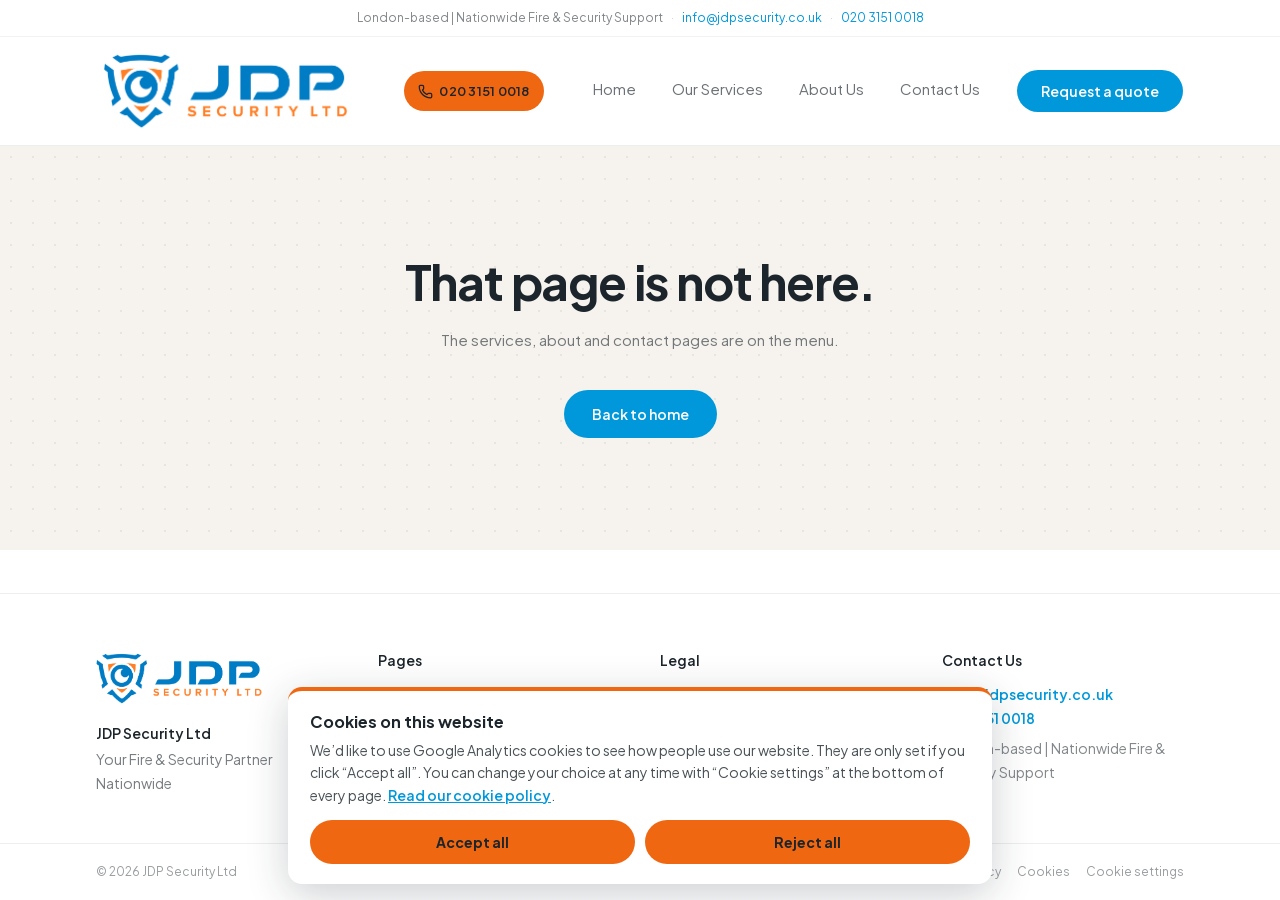
<file: 404/index.html>
<!DOCTYPE html><html lang="en-GB" class="plus_jakarta_sans_85cc9dcb-module__hEKIaG__variable h-full scroll-smooth antialiased"><head><meta charSet="utf-8"/><meta name="viewport" content="width=device-width, initial-scale=1"/><link rel="preload" href="/JDP_logo_T.png" as="image"/><link rel="stylesheet" href="/_next/static/chunks/0uj7jf0txa_pq.css" data-precedence="next"/><link rel="preload" as="script" fetchPriority="low" href="/_next/static/chunks/310vm2bl3xxpt.js"/><script src="/_next/static/chunks/19mx3mg6lkumu.js" async=""></script><script src="/_next/static/chunks/3byuobrkyz9bj.js" async=""></script><script src="/_next/static/chunks/344n2zhqbh4pn.js" async=""></script><script src="/_next/static/chunks/turbopack-0aqb5hlrzlk2g.js" async=""></script><script src="/_next/static/chunks/1mo2i-1_v7z2_.js" async="" crossorigin=""></script><script src="/_next/static/chunks/2zvjupfmu_gyi.js" async="" crossorigin=""></script><meta name="robots" content="noindex"/><meta name="theme-color" content="#0098DA"/><title>JDP Security Ltd — Fire & Security</title><meta name="description" content="Fire &amp; security systems installed and maintained. London-based, nationwide support."/><meta property="og:title" content="JDP Security Ltd — Fire & Security"/><meta property="og:description" content="Tailored fire and security solutions, from installation and maintenance to ongoing support. London-based | Nationwide Fire &amp; Security Support."/><meta property="og:locale" content="en_GB"/><meta property="og:type" content="website"/><meta name="twitter:card" content="summary"/><meta name="twitter:title" content="JDP Security Ltd — Fire & Security"/><meta name="twitter:description" content="Tailored fire and security solutions, from installation and maintenance to ongoing support. London-based | Nationwide Fire &amp; Security Support."/><link rel="icon" href="/favicon.png"/><meta name="next-size-adjust" content=""/><script src="/_next/static/chunks/0cz1d0mv5g_q7.js" noModule=""></script><script id="jdp-consent-default">window.dataLayer=window.dataLayer||[];function gtag(){dataLayer.push(arguments);}gtag("consent","default",{analytics_storage:"denied",ad_storage:"denied",ad_user_data:"denied",ad_personalization:"denied",functionality_storage:"granted",security_storage:"granted",wait_for_update:500});gtag("set","ads_data_redaction",true);gtag("set","url_passthrough",false);</script><script id="jdp-consent-js" src="/jdp-consent.js?v=13p" defer=""></script><script id="jdp-fullnav">(function(){window.addEventListener("click",function(e){if(e.defaultPrevented||e.button!==0||e.metaKey||e.ctrlKey||e.shiftKey||e.altKey)return;var t=e.target,a=t&&t.closest?t.closest("a[href]"):null;if(!a||(a.target&&a.target!=="_self")||a.hasAttribute("download"))return;var u;try{u=new URL(a.href,location.href)}catch(x){return}if(u.origin!==location.origin)return;if(u.hash&&u.pathname===location.pathname&&u.search===location.search)return;e.preventDefault();e.stopImmediatePropagation();location.assign(u.href)},true)})();</script></head><body class="flex min-h-full flex-col bg-white text-ink"><div hidden=""><!--$--><!--/$--></div><a href="#main" class="sr-only focus:not-sr-only focus:absolute focus:top-3 focus:left-3 focus:z-50 focus:rounded-md focus:bg-brand focus:px-4 focus:py-2 focus:text-sm focus:font-semibold focus:text-white">Skip to content</a><header class="sticky top-0 z-40 bg-white transition-shadow duration-200"><div class="border-b border-ink/6 bg-white"><div class="mx-auto flex min-h-9 max-w-[72rem] items-center justify-center px-5 text-center text-[12px] leading-5 text-ink/55 sm:px-8"><span class="truncate">London-based | Nationwide Fire &amp; Security Support<span class="mx-2 text-ink/20">·</span><a href="mailto:info@jdpsecurity.co.uk" class="text-brand hover:underline focus-visible:rounded-sm focus-visible:ring-2 focus-visible:ring-brand focus-visible:outline-none">info@jdpsecurity.co.uk</a><span class="mx-2 text-ink/20">·</span><span class="text-brand">020 3151 0018</span></span></div></div><div class="border-b border-ink/8"><div class="mx-auto flex h-[6rem] max-w-[72rem] items-center justify-between gap-5 px-5 sm:h-[6.75rem] sm:px-8"><a class="shrink-0 rounded-sm focus-visible:ring-2 focus-visible:ring-brand focus-visible:outline-none" aria-label="JDP Security Ltd home" href="/"><img src="/JDP_logo_T.png" alt="JDP Security Ltd" width="4162" height="1350" class="h-[4.5rem] w-auto max-w-none bg-transparent object-contain sm:h-20 lg:h-[5.25rem]"/></a><a href="tel:+442031510018" class="jdp-phone-pill" aria-label="Call 020 3151 0018"><svg xmlns="http://www.w3.org/2000/svg" width="15" height="15" viewBox="0 0 24 24" fill="none" stroke="currentColor" stroke-width="2" stroke-linecap="round" stroke-linejoin="round" aria-hidden="true"><path d="M13.832 16.568a1 1 0 0 0 1.213-.303l.355-.465A2 2 0 0 1 17 15h3a2 2 0 0 1 2 2v3a2 2 0 0 1-2 2A18 18 0 0 1 2 4a2 2 0 0 1 2-2h3a2 2 0 0 1 2 2v3a2 2 0 0 1-.8 1.6l-.468.351a1 1 0 0 0-.292 1.233 14 14 0 0 0 6.392 6.384"></path></svg><span>020 3151 0018</span></a><nav class="hidden items-center gap-7 md:flex lg:gap-9" aria-label="Primary"><a class="relative pb-1 text-[15px] text-ink/65 transition-colors hover:text-ink focus-visible:rounded-sm focus-visible:ring-2 focus-visible:ring-brand focus-visible:outline-none" href="/">Home</a><a class="relative pb-1 text-[15px] text-ink/65 transition-colors hover:text-ink focus-visible:rounded-sm focus-visible:ring-2 focus-visible:ring-brand focus-visible:outline-none" href="/services/">Our Services</a><a class="relative pb-1 text-[15px] text-ink/65 transition-colors hover:text-ink focus-visible:rounded-sm focus-visible:ring-2 focus-visible:ring-brand focus-visible:outline-none" href="/about/">About Us</a><a class="relative pb-1 text-[15px] text-ink/65 transition-colors hover:text-ink focus-visible:rounded-sm focus-visible:ring-2 focus-visible:ring-brand focus-visible:outline-none" href="/contact/">Contact Us</a><a data-slot="button" data-variant="default" data-size="default" class="group/button inline-flex shrink-0 items-center justify-center border border-transparent bg-clip-padding whitespace-nowrap transition-all outline-none select-none focus-visible:border-ring focus-visible:ring-3 focus-visible:ring-ring/50 active:not-aria-[haspopup]:translate-y-px disabled:pointer-events-none disabled:opacity-50 aria-invalid:border-destructive aria-invalid:ring-3 aria-invalid:ring-destructive/20 dark:aria-invalid:border-destructive/50 dark:aria-invalid:ring-destructive/40 [&amp;_svg]:pointer-events-none [&amp;_svg]:shrink-0 [&amp;_svg:not([class*=&#x27;size-&#x27;])]:size-4 gap-1.5 has-data-[icon=inline-end]:pr-2 has-data-[icon=inline-start]:pl-2 h-11 rounded-full bg-brand px-6 text-sm font-semibold text-white hover:bg-brand/90" href="/contact/">Request a quote</a></nav><a href="tel:+442031510018" class="jdp-phone-btn" aria-label="Call 020 3151 0018"><svg xmlns="http://www.w3.org/2000/svg" width="18" height="18" viewBox="0 0 24 24" fill="none" stroke="currentColor" stroke-width="2" stroke-linecap="round" stroke-linejoin="round" aria-hidden="true"><path d="M13.832 16.568a1 1 0 0 0 1.213-.303l.355-.465A2 2 0 0 1 17 15h3a2 2 0 0 1 2 2v3a2 2 0 0 1-2 2A18 18 0 0 1 2 4a2 2 0 0 1 2-2h3a2 2 0 0 1 2 2v3a2 2 0 0 1-.8 1.6l-.468.351a1 1 0 0 0-.292 1.233 14 14 0 0 0 6.392 6.384"></path></svg></a><button type="button" class="inline-flex size-11 items-center justify-center rounded-md text-ink hover:bg-mist focus-visible:ring-2 focus-visible:ring-brand focus-visible:outline-none md:hidden" aria-label="Open menu" aria-expanded="false" aria-controls="mobile-nav"><svg xmlns="http://www.w3.org/2000/svg" width="24" height="24" viewBox="0 0 24 24" fill="none" stroke="currentColor" stroke-width="2" stroke-linecap="round" stroke-linejoin="round" class="lucide lucide-menu size-5" aria-hidden="true"><path d="M4 5h16"></path><path d="M4 12h16"></path><path d="M4 19h16"></path></svg></button></div></div></header><main id="main" class="flex-1"><section class="bg-dot"><div class="mx-auto max-w-[72rem] px-5 py-28 text-center sm:px-8"><h1 class="text-4xl font-bold tracking-tight text-ink sm:text-5xl">That page is not here.</h1><p class="mx-auto mt-5 max-w-md text-[15px] leading-7 text-ink/60">The services, about and contact pages are on the menu.</p><a class="mt-9 inline-flex h-12 items-center rounded-full bg-brand px-7 text-sm font-semibold text-white hover:bg-brand/90 focus-visible:ring-2 focus-visible:ring-brand focus-visible:ring-offset-2 focus-visible:outline-none" href="/">Back to home</a></div></section><!--$--><!--/$--></main><footer class="border-t border-ink/8 bg-white"><div class="mx-auto grid max-w-[72rem] gap-12 px-5 py-16 sm:px-8 md:grid-cols-2 lg:grid-cols-4"><div class="lg:col-span-1"><img src="/JDP_logo_T.png" alt="JDP Security Ltd" width="4162" height="1350" class="max-w-none bg-transparent object-contain lg:h-[5.25rem] h-[4.5rem] w-auto sm:h-20"/><p class="mt-5 text-sm font-semibold text-ink">JDP Security Ltd</p><p class="mt-2 max-w-xs text-sm leading-6 text-ink/60">Your Fire &amp; Security Partner Nationwide</p></div><div><p class="text-sm font-semibold text-ink">Pages</p><ul class="mt-4 space-y-2.5 text-sm"><li><a class="text-ink/65 hover:text-brand focus-visible:rounded-sm focus-visible:ring-2 focus-visible:ring-brand focus-visible:outline-none" href="/">Home</a></li><li><a class="text-ink/65 hover:text-brand focus-visible:rounded-sm focus-visible:ring-2 focus-visible:ring-brand focus-visible:outline-none" href="/services/">Our Services</a></li><li><a class="text-ink/65 hover:text-brand focus-visible:rounded-sm focus-visible:ring-2 focus-visible:ring-brand focus-visible:outline-none" href="/about/">About Us</a></li><li><a class="text-ink/65 hover:text-brand focus-visible:rounded-sm focus-visible:ring-2 focus-visible:ring-brand focus-visible:outline-none" href="/contact/">Contact Us</a></li></ul></div><div><p class="text-sm font-semibold text-ink">Legal</p><ul class="mt-4 space-y-2.5 text-sm"><li><a class="text-ink/65 hover:text-brand focus-visible:rounded-sm focus-visible:ring-2 focus-visible:ring-brand focus-visible:outline-none" href="/privacy/">Privacy</a></li><li><a class="text-ink/65 hover:text-brand focus-visible:rounded-sm focus-visible:ring-2 focus-visible:ring-brand focus-visible:outline-none" href="/cookies/">Cookies</a></li></ul></div><div><p class="text-sm font-semibold text-ink">Contact Us</p><p class="mt-4 text-sm"><a class="font-semibold text-brand hover:underline focus-visible:rounded-sm focus-visible:ring-2 focus-visible:ring-brand focus-visible:outline-none" href="mailto:info@jdpsecurity.co.uk">info@jdpsecurity.co.uk</a></p><p class="mt-1 text-sm font-semibold text-brand">020 3151 0018</p><p class="mt-2 text-sm leading-6 text-ink/55">London-based | Nationwide Fire &amp; Security Support</p></div></div><div class="border-t border-ink/8"><div class="mx-auto flex max-w-[72rem] flex-col gap-2 px-5 py-5 text-xs text-ink/45 sm:flex-row sm:items-center sm:justify-between sm:px-8"><p>© <!-- -->2026<!-- --> <!-- -->JDP Security Ltd</p><p class="flex gap-4"><a class="hover:text-brand focus-visible:rounded-sm focus-visible:ring-2 focus-visible:ring-brand focus-visible:outline-none" href="/privacy/">Privacy</a><a class="hover:text-brand focus-visible:rounded-sm focus-visible:ring-2 focus-visible:ring-brand focus-visible:outline-none" href="/cookies/">Cookies</a></p></div></div></footer><script src="/_next/static/chunks/310vm2bl3xxpt.js" id="_R_" async=""></script><script>(self.__next_f=self.__next_f||[]).push([0])</script><script>self.__next_f.push([1,"1:\"$Sreact.fragment\"\n2:I[3020,[\"/_next/static/chunks/1mo2i-1_v7z2_.js\",\"/_next/static/chunks/2zvjupfmu_gyi.js\"],\"SiteHeader\"]\n3:I[39756,[\"/_next/static/chunks/1mo2i-1_v7z2_.js\",\"/_next/static/chunks/2zvjupfmu_gyi.js\"],\"default\"]\n4:I[37457,[\"/_next/static/chunks/1mo2i-1_v7z2_.js\",\"/_next/static/chunks/2zvjupfmu_gyi.js\"],\"default\"]\n5:I[22016,[\"/_next/static/chunks/1mo2i-1_v7z2_.js\",\"/_next/static/chunks/2zvjupfmu_gyi.js\"],\"\"]\nd:I[68027,[\"/_next/static/chunks/1mo2i-1_v7z2_.js\",\"/_next/static/chunks/2zvjupfmu_gyi.js\"],\"default\",1]\n:HL[\"/_next/static/chunks/0uj7jf0txa_pq.css\",\"style\"]\n:HL[\"/JDP_logo_T.png\",\"image\"]\nb:X\n0:{\"P\":null,\"c\":[\"\",\"_not-found\",\"\"],\"q\":\"\",\"i\":false,\"f\":[[[\"\",{\"children\":[\"/_not-found\",{\"children\":[\"__PAGE__\",{},\"$undefined\",\"$undefined\",4608]},\"$undefined\",\"$undefined\",4608]},\"$undefined\",\"$undefined\",4624],[[\"$\",\"$1\",\"c\",{\"children\":[[[\"$\",\"link\",\"0\",{\"rel\":\"stylesheet\",\"href\":\"/_next/static/chunks/0uj7jf0txa_pq.css\",\"precedence\":\"next\",\"crossOrigin\":\"$undefined\",\"nonce\":\"$undefined\"}],[\"$\",\"script\",\"script-0\",{\"src\":\"/_next/static/chunks/1mo2i-1_v7z2_.js\",\"async\":true,\"nonce\":\"$undefined\"}],[\"$\",\"script\",\"script-1\",{\"src\":\"/_next/static/chunks/2zvjupfmu_gyi.js\",\"async\":true,\"nonce\":\"$undefined\"}]],[\"$\",\"html\",null,{\"lang\":\"en-GB\",\"className\":\"plus_jakarta_sans_85cc9dcb-module__hEKIaG__variable h-full scroll-smooth antialiased\",\"children\":[\"$\",\"body\",null,{\"className\":\"flex min-h-full flex-col bg-white text-ink\",\"children\":[[\"$\",\"a\",null,{\"href\":\"#main\",\"className\":\"sr-only focus:not-sr-only focus:absolute focus:top-3 focus:left-3 focus:z-50 focus:rounded-md focus:bg-brand focus:px-4 focus:py-2 focus:text-sm focus:font-semibold focus:text-white\",\"children\":\"Skip to content\"}],[\"$\",\"$L2\",null,{}],[\"$\",\"main\",null,{\"id\":\"main\",\"className\":\"flex-1\",\"children\":[\"$\",\"$L3\",null,{\"parallelRouterKey\":\"children\",\"error\":\"$undefined\",\"errorStyles\":\"$undefined\",\"errorScripts\":\"$undefined\",\"template\":[\"$\",\"$L4\",null,{}],\"templateStyles\":\"$undefined\",\"templateScripts\":\"$undefined\",\"notFound\":[[\"$\",\"section\",null,{\"className\":\"bg-dot\",\"children\":[\"$\",\"div\",null,{\"className\":\"mx-auto max-w-[72rem] px-5 py-28 text-center sm:px-8\",\"children\":[[\"$\",\"h1\",null,{\"className\":\"text-4xl font-bold tracking-tight text-ink sm:text-5xl\",\"children\":\"That page is not here.\"}],[\"$\",\"p\",null,{\"className\":\"mx-auto mt-5 max-w-md text-[15px] leading-7 text-ink/60\",\"children\":\"The services, about and contact pages are on the menu.\"}],[\"$\",\"$L5\",null,{\"href\":\"/\",\"className\":\"mt-9 inline-flex h-12 items-center rounded-full bg-brand px-7 text-sm font-semibold text-white hover:bg-brand/90 focus-visible:ring-2 focus-visible:ring-brand focus-visible:ring-offset-2 focus-visible:outline-none\",\"children\":\"Back to home\"}]]}]}],[]],\"forbidden\":\"$undefined\",\"unauthorized\":\"$undefined\"}]}],[\"$\",\"footer\",null,{\"className\":\"border-t border-ink/8 bg-white\",\"children\":[[\"$\",\"div\",null,{\"className\":\"mx-auto grid max-w-[72rem] gap-12 px-5 py-16 sm:px-8 md:grid-cols-2 lg:grid-cols-4\",\"children\":[[\"$\",\"div\",null,{\"className\":\"lg:col-span-1\",\"children\":[[\"$\",\"img\",null,{\"src\":\"/JDP_logo_T.png\",\"alt\":\"JDP Security Ltd\",\"width\":4162,\"height\":1350,\"className\":\"max-w-none bg-transparent object-contain lg:h-[5.25rem] h-[4.5rem] w-auto sm:h-20\"}],[\"$\",\"p\",null,{\"className\":\"mt-5 text-sm font-semibold text-ink\",\"children\":\"JDP Security Ltd\"}],[\"$\",\"p\",null,{\"className\":\"mt-2 max-w-xs text-sm leading-6 text-ink/60\",\"children\":\"Your Fire & Security Partner Nationwide\"}]]}],[\"$\",\"div\",null,{\"children\":[[\"$\",\"p\",null,{\"className\":\"text-sm font-semibold text-ink\",\"children\":\"Pages\"}],[\"$\",\"ul\",null,{\"className\":\"mt-4 space-y-2.5 text-sm\",\"children\":[[\"$\",\"li\",\"/\",{\"children\":[\"$\",\"$L5\",null,{\"href\":\"/\",\"className\":\"text-ink/65 hover:text-brand focus-visible:rounded-sm focus-visible:ring-2 focus-visible:ring-brand focus-visible:outline-none\",\"children\":\"Home\"}]}],[\"$\",\"li\",\"/services/\",{\"children\":[\"$\",\"$L5\",null,{\"href\":\"/services/\",\"className\":\"text-ink/65 hover:text-brand focus-visible:rounded-sm focus-visible:ring-2 focus-visible:ring-brand focus-visible:outline-none\",\"children\":\"Our Services\"}]}],[\"$\",\"li\",\"/about/\",{\"children\":[\"$\",\"$L5\",null,{\"href\":\"/about/\",\"className\":\"text-ink/65 hover:text-brand focus-visible:rounded-sm focus-visible:ring-2 focus-visible:ring-brand focus-visible:outline-none\",\"children\":\"About Us\"}]}],[\"$\",\"li\",\"/contact/\",{\"children\":[\"$\",\"$L5\",null,{\"href\":\"/contact/\",\"className\":\"text-ink/65 hover:text-brand focus-visible:rounded-sm focus-visible:ring-2 focus-visible:ring-brand focus-visible:outline-none\",\"children\":\"Contact Us\"}]}]]}]]}],[\"$\",\"div\",null,{\"children\":[[\"$\",\"p\",null,{\"className\":\"text-sm font-semibold text-ink\",\"children\":\"Legal\"}],[\"$\",\"ul\",null,{\"className\":\"mt-4 space-y-2.5 text-sm\",\"children\":[[\"$\",\"li\",\"/privacy/\",{\"children\":[\"$\",\"$L5\",null,{\"href\":\"/privacy/\",\"className\":\"text-ink/65 hover:text-brand focus-visible:rounded-sm focus-visible:ring-2 focus-visible:ring-brand focus-visible:outline-none\",\"children\":\"Privacy\"}]}],\"$L6\"]}]]}],\"$L7\"]}],\"$L8\"]}]]}]}]]}],{\"children\":[\"$L9\",{\"children\":[\"$La\",{},null,false,null]},null,false,\"$b\"]},null,false,null],\"$Lc\",false]],\"m\":\"$undefined\",\"G\":[\"$d\",[\"$Le\"]],\"S\":true,\"h\":null,\"r\":\"$undefined\",\"s\":\"$undefined\",\"a\":\"$undefined\",\"l\":\"$undefined\",\"p\":\"$undefined\",\"d\":\"$undefined\",\"b\":\"ClcQRnR7vYWNh0nhzlem5\"}\nf:I[97367,[\"/_next/static/chunks/1mo2i-1_v7z2_.js\",\"/_next/static/chunks/2zvjupfmu_gyi.js\"],\"OutletBoundary\"]\n10:\"$Sreact.suspense\"\n12:I[97367,[\"/_next/static/chunks/1mo2i-1_v7z2_.js\",\"/_next/static/chunks/2zvjupfmu_gyi.js\"],\"ViewportBoundary\"]\n14:I[97367,[\"/_next/static/chunks/1mo2i-1_v7z2_.js\",\"/_next/static/chunks/2zvjupfmu_gyi.js\"],\"MetadataBoundary\"]\n6:[\"$\",\"li\",\"/cookies/\",{\"children\":[\"$\",\"$L5\",null,{\"href\":\"/cookies/\",\"className\":\"text-ink/65 hover:text-brand focus-visible:rounded-sm focus-visible:ring-2 focus-visible:ring-brand focus-visible:outline-none\",\"children\":\"Cookies\"}]}]\n7:[\"$\",\"div\",null,{\"children\":[[\"$\",\"p\",null,{\"className\":\"text-sm font-semibold text-ink\",\"children\":\"Contact Us\"}],[\"$\",\"p\",null,{\"className\":\"mt-4 text-sm\",\"children\":[\"$\",\"a\",null,{\"className\":\"font-semibold text-brand hover:underline focus-visible:rounded-sm focus-visible:ring-2 focus-visible:ring-brand focus-visible:outline-none\",\"href\":\"mailto:info@jdpsecurity.co.uk\",\"children\":\"info@jdpsecurity.co.uk\"}]}],[\"$\",\"p\",null,{\"className\":\"mt-1 text-sm font-semibold text-brand\",\"children\":\"020 3151 0018\"}],[\"$\",\"p\",null,{\"className\":\"mt-2 text-sm leading-6 text-ink/55\",\"children\":\"London-based | Nationwide Fire & Security Support\"}]]}]\n8:[\"$\",\"div\",null,{\"className\":\"border-t border-ink/8\",\"children\":[\"$\",\"div\",null,{\"className\":\"mx-auto flex max-w-[72rem] flex-col gap-2 px-5 py-5 text-xs text-ink/45 sm:flex-row sm:items-center sm:justify-between sm:px-8\",\"children\":[[\"$\",\"p\",null,{\"children\":[\"© \",2026,\" \",\"JDP Security Ltd\"]}],[\"$\",\"p\",null,{\"className\":\"flex gap-4\",\"children\":[[\"$\",\"$L5\",\"/privacy/\",{\"href\":\"/privacy/\",\"className\":\"hover:text-brand focus-visible:rounded-sm focus-visible:ring-2 focus-visible:ring-brand focus-visible:outline-none\",\"children\":\"Privacy\"}],[\"$\",\"$L5\",\"/cookies/\",{\"href\":\"/cookies/\",\"className\":\"hover:text-brand focus-visible:rounded-sm focus-visible:ring-2 focus-visible:ring-brand focus-visible:outline-none\",\"children\":\"Cookies\"}]]}]]}]}]\n9:[\"$\",\"$1\",\"c\",{\"children\":[null,[\"$\",\"$L3\",null,{\"parallelRouterKey\":\"children\",\"error\":\"$undefined\",\"errorStyles\":\"$undefined\",\"errorScripts\":\"$undefined\",\"template\":[\"$\",\"$L4\",null,{}],\"templateStyles\":\"$undefined\",\"templateScripts\":\"$undefined\",\"notFound\":\"$undefined\",\"forbidden\":\"$undefined\",\"unauthorized\":\"$undefined\"}]]}]\na:[\"$\",\"$1\",\"c\",{\"children\":[[\"$\",\"section\",null,{\"className\":\"bg-dot\",\"children\":[\"$\",\"div\",null,{\"className\":\"mx-auto max-w-[72rem] px-5 py-28 text-center sm:px-8\",\"children\":[[\"$\",\"h1\",null,{\"className\":\"text-4xl font-bold tracking-tight text-ink sm:text-5xl\",\"children\":\"That page is not here.\"}],[\"$\",\"p\",null,{\"className\":\"mx-auto mt-5 max-w-md text-[15px] leading-7 text-ink/60\",\"children\":\"The services, about and contact pages are on the menu.\"}],[\"$\",\"$L5\",null,{\"href\":\"/\",\"className\":\"mt-9 inline-flex h-12 items-center rounded-full bg-brand px-7 text-sm font-semibold text-white hover:bg-brand/90 focus-visible:ring-2 focus-visible:ring-brand focus-visible:ring-offset-2 focus-visible:outline-none\",\"children\":\"Back to home\"}]]}]}],null,[\"$\",\"$Lf\",null,{\"children\":[\"$\",\"$10\",null,{\"name\":\"Next.MetadataOutlet\",\"children\":\"$@11\"}]}]]}]\nc:[\"$\",\"$1\",\"h\",{\"children\":[[\"$\",\"meta\",null,{\"name\":\"robots\",\"content\":\"noindex\"}],[\"$\",\"$L12\",null,{\"children\":\"$L13\"}],[\"$\",\"div\",null,{\"hidden\":true,\"children\":[\"$\",\"$L14\",null,{\"children\":[\"$\",\"$10\",null,{\"name\":\"Next.Metadata\",\"children\":\"$L15\"}]}]}],[\"$\",\"meta\",null,{\"name\":\"next-size-adjust\",\"content\":\"\"}]]}]\ne:[\"$\",\"link\",\"0\",{\"rel\":\"stylesheet\",\"href\":\"/_next/static/chunks/0uj7jf0txa_pq.css\",\"precedence\":\"next\",\"crossOrigin\":\"$undefined\",\"nonce\":\"$undefined\"}]\nb:C\n13:[[\"$\",\"meta\",\"0\",{\"charSet\":\"utf-8\"}],[\"$\",\"meta\",\"1\",{\"name\":\"viewport\",\"content\":\"width=device-width, initial-scale=1\"}],[\"$\",\"meta\",\"2\",{\"name\":\"theme-color\",\"content\":\"#0098DA\"}]]\n16:I[27201,[\"/_next/static/chunks/1mo2i-1_v7z2_.js\",\"/_next/static/chunks/2zvjupfmu_gyi.js\"],\"IconMark\"]\n11:null\n15:[[\"$\",\"title\",\"0\",{\"children\":\"JDP Security Ltd — Fire & Security\"}],[\"$\",\"meta\",\"1\",{\"name\":\"description\",\"content\":\"Fire \u0026 security systems installed and maintained. London-based, nationwide support.\"}],[\"$\",\"meta\",\"2\",{\"property\":\"og:title\",\"content\":\"JDP Security Ltd — Fire & Security\"}],[\"$\",\"meta\",\"3\",{\"property\":\"og:description\",\"content\":\"Tailored fire and security solutions, from installation and maintenance to ongoing support. London-based | Nationwide Fire \u0026 Security Support.\"}],[\"$\",\"meta\",\"4\",{\"property\":\"og:locale\",\"content\":\"en_GB\"}],[\"$\",\"meta\",\"5\",{\"property\":\"og:type\",\"content\":\"website\"}],[\"$\",\"meta\",\"6\",{\"name\":\"twitter:card\",\"content\":\"summary\"}],[\"$\",\"meta\",\"7\",{\"name\":\"twitter:title\",\"content\":\"JDP Security Ltd — Fire & Security\"}],[\"$\",\"meta\",\"8\",{\"name\":\"twitter:description\",\"content\":\"Tailored fire and security solutions, from installation and maintenance to ongoing support. London-based | Nationwide Fire \u0026 Security Support.\"}],[\"$\",\"link\",\"9\",{\"rel\":\"icon\",\"href\":\"/favicon.png\"}],[\"$\",\"$L16\",\"10\",{}]]\n"])</script></body></html>
</file>
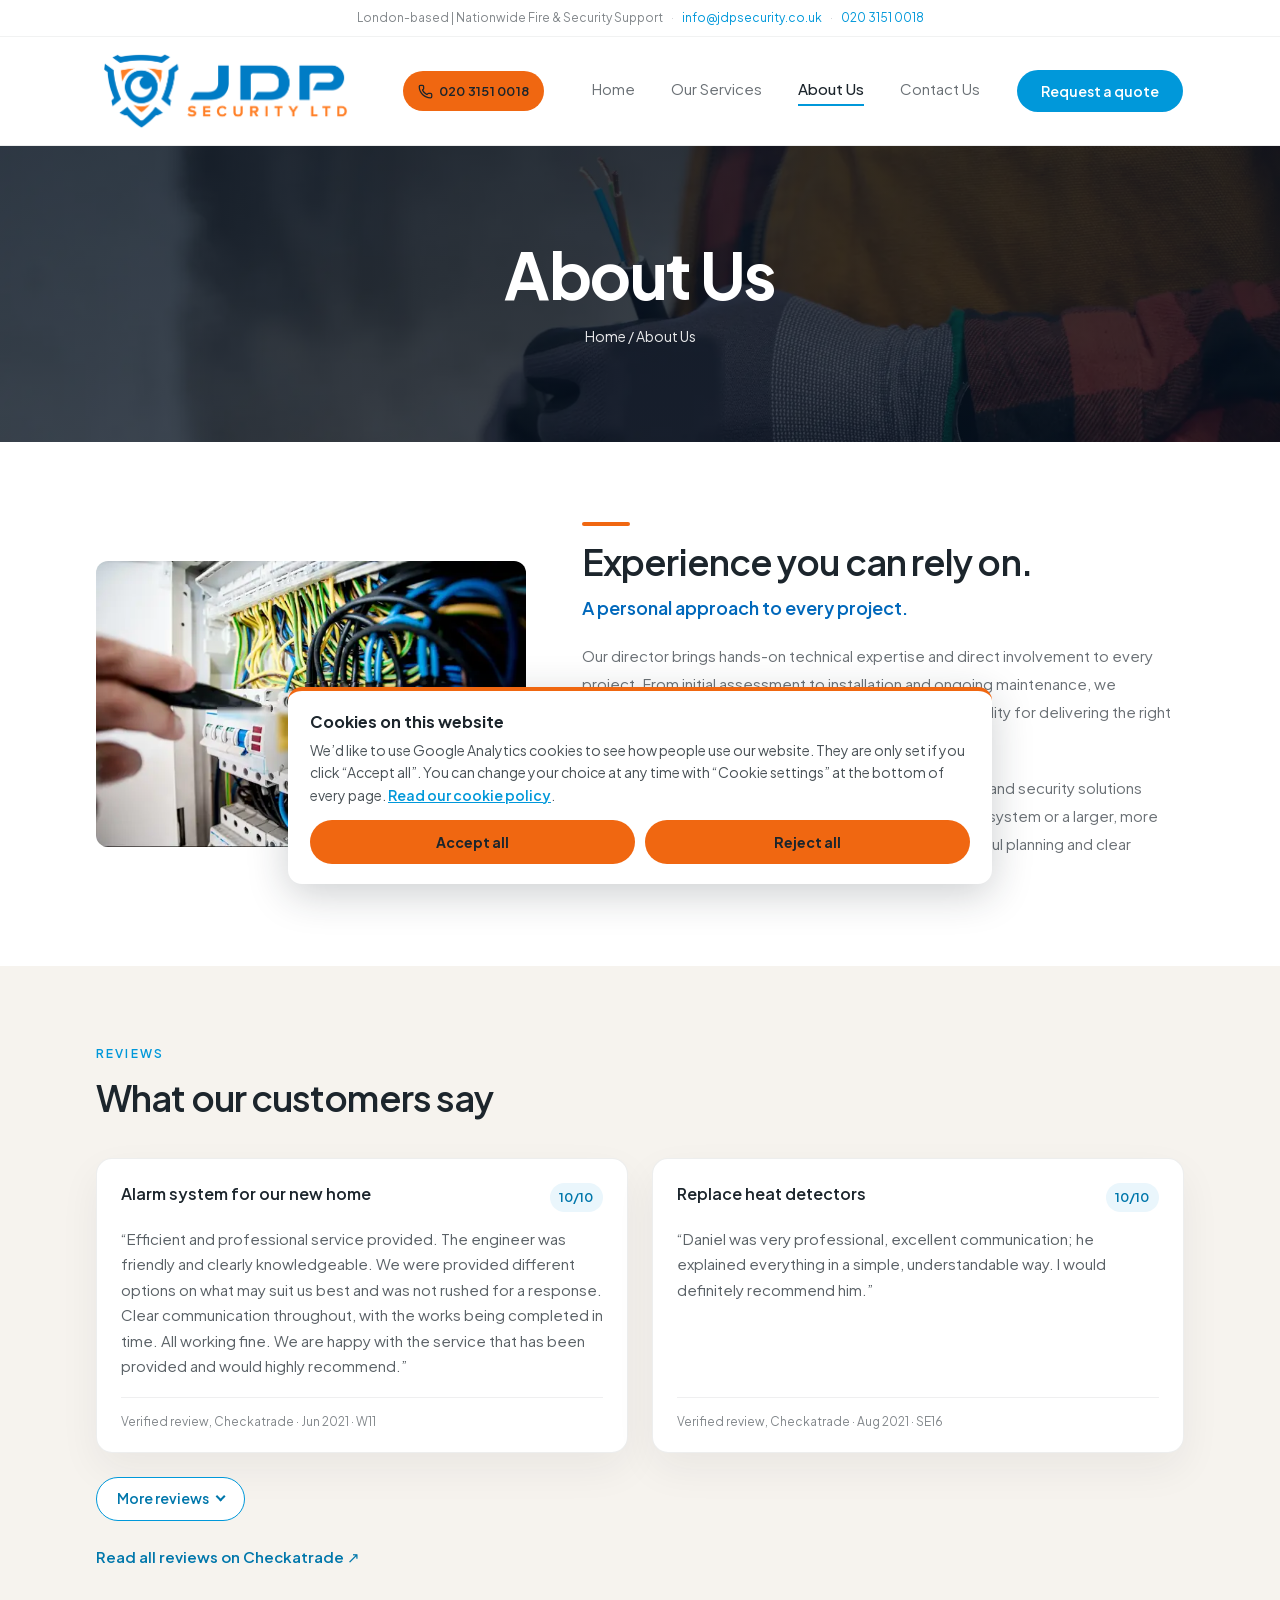
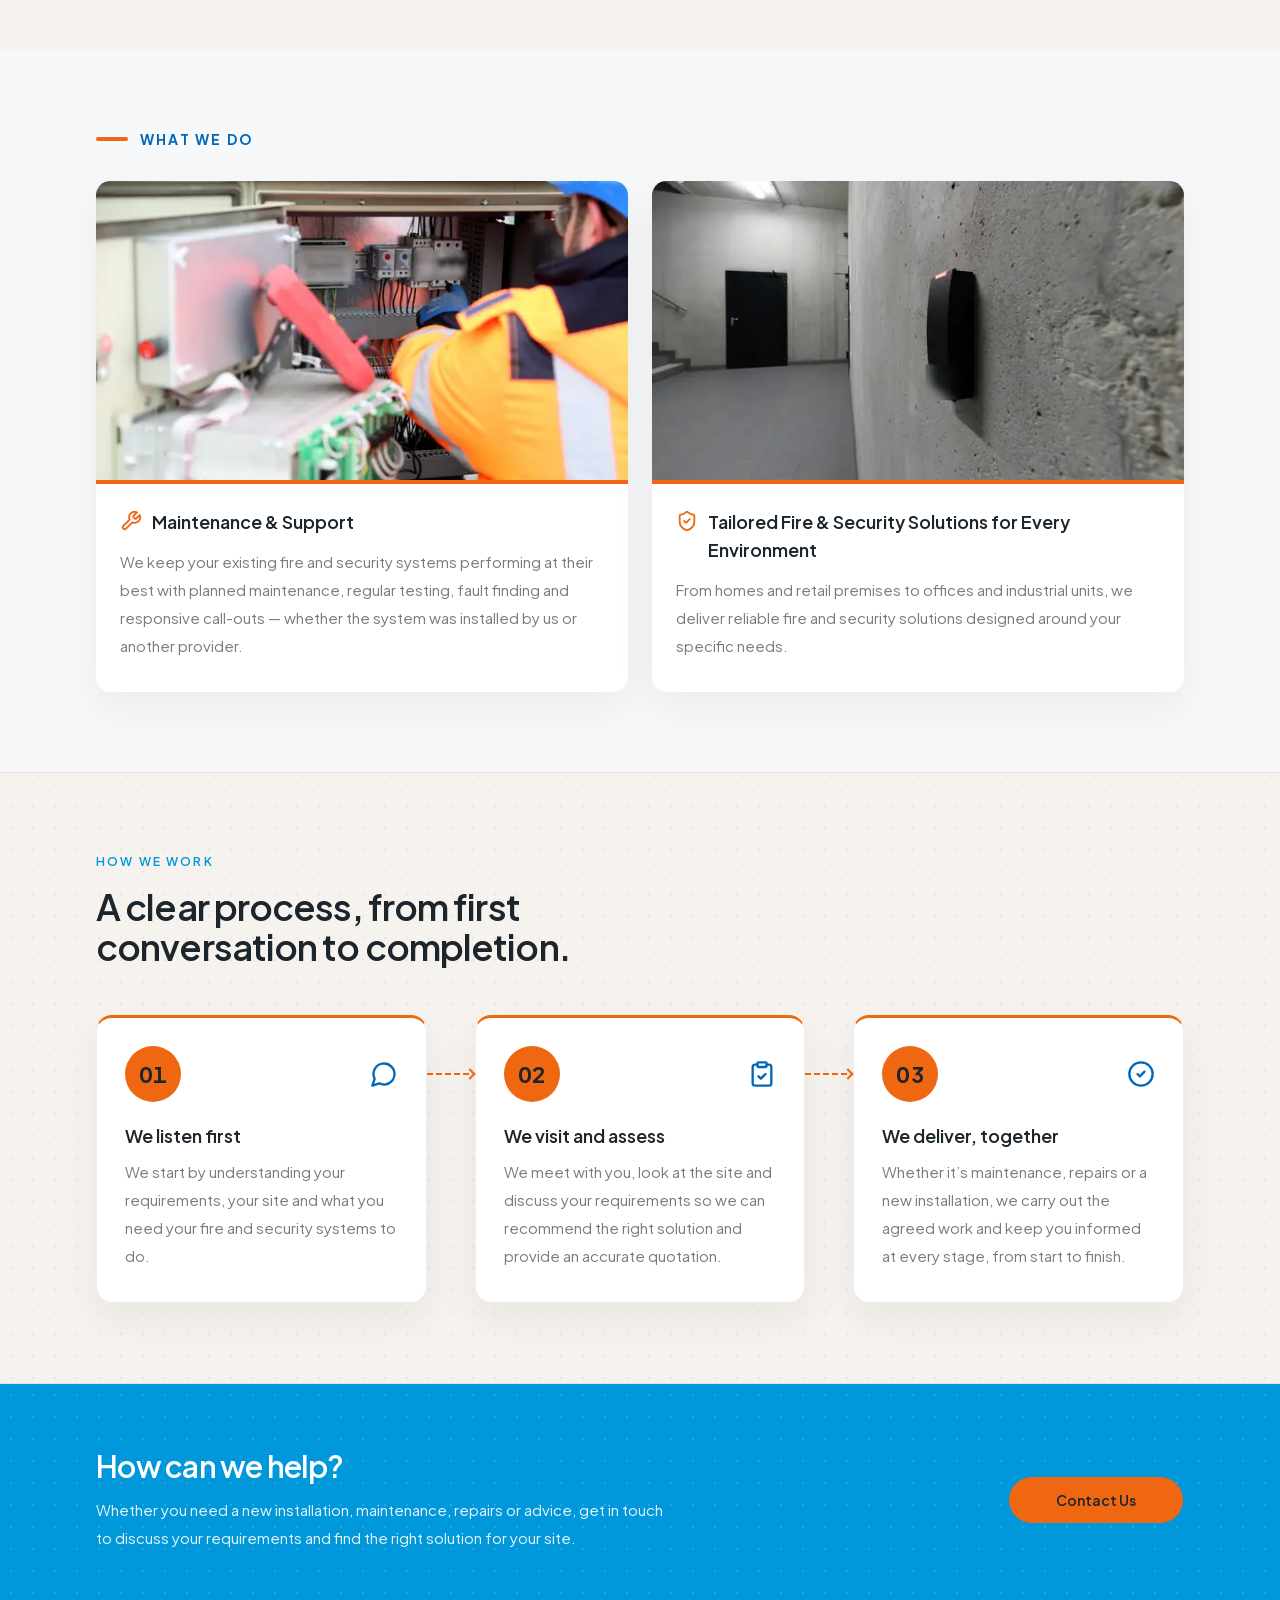
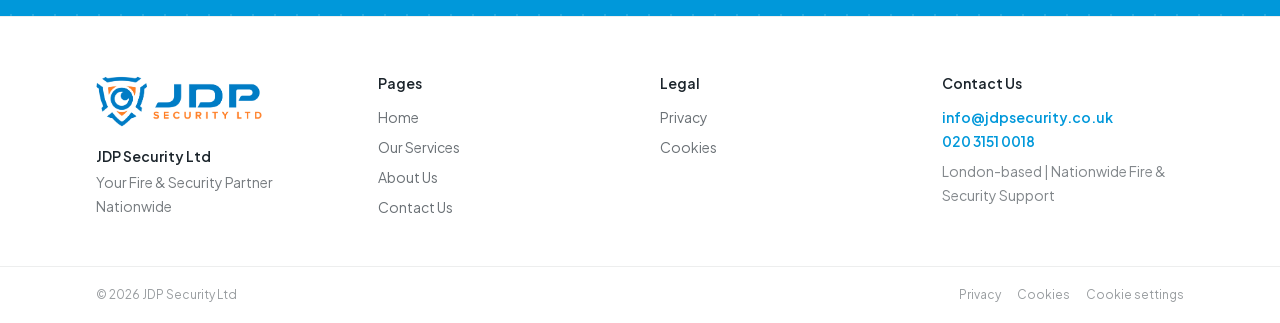
<file: about/index.html>
<!DOCTYPE html><html lang="en-GB" class="plus_jakarta_sans_85cc9dcb-module__hEKIaG__variable h-full scroll-smooth antialiased"><head><meta charSet="utf-8"/><meta name="viewport" content="width=device-width, initial-scale=1"/><link rel="preload" href="/_next/static/media/fba5a26ea33df6a3-s.p.18rizl4rsrl42.woff2" as="font" crossorigin="" type="font/woff2"/><link rel="preload" href="/JDP_logo_T.png" as="image"/><link rel="stylesheet" href="/_next/static/chunks/0uj7jf0txa_pq.css" data-precedence="next"/><link rel="preload" as="script" fetchPriority="low" href="/_next/static/chunks/310vm2bl3xxpt.js"/><script src="/_next/static/chunks/19mx3mg6lkumu.js" async=""></script><script src="/_next/static/chunks/3byuobrkyz9bj.js" async=""></script><script src="/_next/static/chunks/344n2zhqbh4pn.js" async=""></script><script src="/_next/static/chunks/turbopack-0aqb5hlrzlk2g.js" async=""></script><script src="/_next/static/chunks/1mo2i-1_v7z2_.js" async="" crossorigin=""></script><script src="/_next/static/chunks/2zvjupfmu_gyi.js" async="" crossorigin=""></script><meta name="theme-color" content="#0098DA"/><title>About Us — JDP Security Ltd</title><meta name="description" content="About JDP Security Ltd and how we deliver fire and security work."/><meta property="og:title" content="JDP Security Ltd — Fire & Security"/><meta property="og:description" content="Tailored fire and security solutions, from installation and maintenance to ongoing support. London-based | Nationwide Fire &amp; Security Support."/><meta property="og:locale" content="en_GB"/><meta property="og:type" content="website"/><meta name="twitter:card" content="summary"/><meta name="twitter:title" content="JDP Security Ltd — Fire & Security"/><meta name="twitter:description" content="Tailored fire and security solutions, from installation and maintenance to ongoing support. London-based | Nationwide Fire &amp; Security Support."/><link rel="icon" href="/favicon.png"/><meta name="next-size-adjust" content=""/><script src="/_next/static/chunks/0cz1d0mv5g_q7.js" noModule=""></script><script id="jdp-consent-default">window.dataLayer=window.dataLayer||[];function gtag(){dataLayer.push(arguments);}gtag("consent","default",{analytics_storage:"denied",ad_storage:"denied",ad_user_data:"denied",ad_personalization:"denied",functionality_storage:"granted",security_storage:"granted",wait_for_update:500});gtag("set","ads_data_redaction",true);gtag("set","url_passthrough",false);</script><script id="jdp-consent-js" src="/jdp-consent.js?v=13p" defer=""></script><script id="jdp-fullnav">(function(){window.addEventListener("click",function(e){if(e.defaultPrevented||e.button!==0||e.metaKey||e.ctrlKey||e.shiftKey||e.altKey)return;var t=e.target,a=t&&t.closest?t.closest("a[href]"):null;if(!a||(a.target&&a.target!=="_self")||a.hasAttribute("download"))return;var u;try{u=new URL(a.href,location.href)}catch(x){return}if(u.origin!==location.origin)return;if(u.hash&&u.pathname===location.pathname&&u.search===location.search)return;e.preventDefault();e.stopImmediatePropagation();location.assign(u.href)},true)})();</script></head><body class="flex min-h-full flex-col bg-white text-ink"><div hidden=""><!--$--><!--/$--></div><a href="#main" class="sr-only focus:not-sr-only focus:absolute focus:top-3 focus:left-3 focus:z-50 focus:rounded-md focus:bg-brand focus:px-4 focus:py-2 focus:text-sm focus:font-semibold focus:text-white">Skip to content</a><header class="sticky top-0 z-40 bg-white transition-shadow duration-200"><div class="border-b border-ink/6 bg-white"><div class="mx-auto flex min-h-9 max-w-[72rem] items-center justify-center px-5 text-center text-[12px] leading-5 text-ink/55 sm:px-8"><span class="truncate">London-based | Nationwide Fire &amp; Security Support<span class="mx-2 text-ink/20">·</span><a href="mailto:info@jdpsecurity.co.uk" class="text-brand hover:underline focus-visible:rounded-sm focus-visible:ring-2 focus-visible:ring-brand focus-visible:outline-none">info@jdpsecurity.co.uk</a><span class="mx-2 text-ink/20">·</span><span class="text-brand">020 3151 0018</span></span></div></div><div class="border-b border-ink/8"><div class="mx-auto flex h-[6rem] max-w-[72rem] items-center justify-between gap-5 px-5 sm:h-[6.75rem] sm:px-8"><a class="shrink-0 rounded-sm focus-visible:ring-2 focus-visible:ring-brand focus-visible:outline-none" aria-label="JDP Security Ltd home" href="/"><img src="/JDP_logo_T.png" alt="JDP Security Ltd" width="4162" height="1350" class="h-[4.5rem] w-auto max-w-none bg-transparent object-contain sm:h-20 lg:h-[5.25rem]"/></a><a href="tel:+442031510018" class="jdp-phone-pill" aria-label="Call 020 3151 0018"><svg xmlns="http://www.w3.org/2000/svg" width="15" height="15" viewBox="0 0 24 24" fill="none" stroke="currentColor" stroke-width="2" stroke-linecap="round" stroke-linejoin="round" aria-hidden="true"><path d="M13.832 16.568a1 1 0 0 0 1.213-.303l.355-.465A2 2 0 0 1 17 15h3a2 2 0 0 1 2 2v3a2 2 0 0 1-2 2A18 18 0 0 1 2 4a2 2 0 0 1 2-2h3a2 2 0 0 1 2 2v3a2 2 0 0 1-.8 1.6l-.468.351a1 1 0 0 0-.292 1.233 14 14 0 0 0 6.392 6.384"></path></svg><span>020 3151 0018</span></a><nav class="hidden items-center gap-7 md:flex lg:gap-9" aria-label="Primary"><a class="relative pb-1 text-[15px] text-ink/65 transition-colors hover:text-ink focus-visible:rounded-sm focus-visible:ring-2 focus-visible:ring-brand focus-visible:outline-none" href="/">Home</a><a class="relative pb-1 text-[15px] text-ink/65 transition-colors hover:text-ink focus-visible:rounded-sm focus-visible:ring-2 focus-visible:ring-brand focus-visible:outline-none" href="/services/">Our Services</a><a class="relative pb-1 text-[15px] transition-colors hover:text-ink focus-visible:rounded-sm focus-visible:ring-2 focus-visible:ring-brand focus-visible:outline-none font-medium text-ink after:absolute after:right-0 after:bottom-[-2px] after:left-0 after:h-0.5 after:bg-brand" href="/about/">About Us</a><a class="relative pb-1 text-[15px] text-ink/65 transition-colors hover:text-ink focus-visible:rounded-sm focus-visible:ring-2 focus-visible:ring-brand focus-visible:outline-none" href="/contact/">Contact Us</a><a data-slot="button" data-variant="default" data-size="default" class="group/button inline-flex shrink-0 items-center justify-center border border-transparent bg-clip-padding whitespace-nowrap transition-all outline-none select-none focus-visible:border-ring focus-visible:ring-3 focus-visible:ring-ring/50 active:not-aria-[haspopup]:translate-y-px disabled:pointer-events-none disabled:opacity-50 aria-invalid:border-destructive aria-invalid:ring-3 aria-invalid:ring-destructive/20 dark:aria-invalid:border-destructive/50 dark:aria-invalid:ring-destructive/40 [&amp;_svg]:pointer-events-none [&amp;_svg]:shrink-0 [&amp;_svg:not([class*=&#x27;size-&#x27;])]:size-4 gap-1.5 has-data-[icon=inline-end]:pr-2 has-data-[icon=inline-start]:pl-2 h-11 rounded-full bg-brand px-6 text-sm font-semibold text-white hover:bg-brand/90" href="/contact/">Request a quote</a></nav><a href="tel:+442031510018" class="jdp-phone-btn" aria-label="Call 020 3151 0018"><svg xmlns="http://www.w3.org/2000/svg" width="18" height="18" viewBox="0 0 24 24" fill="none" stroke="currentColor" stroke-width="2" stroke-linecap="round" stroke-linejoin="round" aria-hidden="true"><path d="M13.832 16.568a1 1 0 0 0 1.213-.303l.355-.465A2 2 0 0 1 17 15h3a2 2 0 0 1 2 2v3a2 2 0 0 1-2 2A18 18 0 0 1 2 4a2 2 0 0 1 2-2h3a2 2 0 0 1 2 2v3a2 2 0 0 1-.8 1.6l-.468.351a1 1 0 0 0-.292 1.233 14 14 0 0 0 6.392 6.384"></path></svg></a><button type="button" class="inline-flex size-11 items-center justify-center rounded-md text-ink hover:bg-mist focus-visible:ring-2 focus-visible:ring-brand focus-visible:outline-none md:hidden" aria-label="Open menu" aria-expanded="false" aria-controls="mobile-nav"><svg xmlns="http://www.w3.org/2000/svg" width="24" height="24" viewBox="0 0 24 24" fill="none" stroke="currentColor" stroke-width="2" stroke-linecap="round" stroke-linejoin="round" class="lucide lucide-menu size-5" aria-hidden="true"><path d="M4 5h16"></path><path d="M4 12h16"></path><path d="M4 19h16"></path></svg></button></div></div></header><main id="main" class="flex-1"><section class="relative isolate overflow-hidden" style="background-color:#0b1a2b"><img src="/jdp-about-banner-1920.webp" srcSet="/jdp-about-banner-960.webp 960w, /jdp-about-banner-1920.webp 1920w" sizes="100vw" alt="" aria-hidden="true" fetchPriority="high" decoding="async" class="pointer-events-none absolute inset-0 h-full w-full object-cover" style="object-position:50% 30%;z-index:-2"/><div aria-hidden="true" class="pointer-events-none absolute inset-0" style="z-index:-1;background-image:linear-gradient(180deg, rgba(6,18,34,0.80) 0%, rgba(6,18,34,0.74) 100%)"></div><div class="mx-auto max-w-[72rem] px-5 py-16 text-center sm:px-8 sm:py-20 lg:py-24"><h1 class="text-[2.75rem] font-bold tracking-tight text-white sm:text-6xl lg:text-[4rem]">About Us</h1><p class="mt-5 text-sm text-white/90"><a class="hover:underline focus-visible:rounded-sm focus-visible:ring-2 focus-visible:ring-brand focus-visible:outline-none" href="/">Home</a><span> / <a class="hover:underline focus-visible:rounded-sm focus-visible:ring-2 focus-visible:ring-brand focus-visible:outline-none" href="/about/">About Us</a></span></p></div></section><section class="bg-white"><div class="mx-auto max-w-[72rem] px-5 py-20 sm:px-8"><div class="jdp-exp-row"><img src="/jdp-about-work-1200.webp" srcSet="/jdp-about-work-600.webp 600w, /jdp-about-work-1200.webp 1200w" sizes="(min-width: 1024px) 440px, (min-width: 640px) calc(100vw - 4rem), calc(100vw - 2.5rem)" alt="An engineer&#x27;s hand testing the wiring inside an open electrical distribution panel" width="1200" height="800" loading="lazy" decoding="async" class="jdp-firm-photo"/><div class="jdp-firm-text space-y-5 text-[15px] leading-7 text-ink/65"><div class=""><span class="jdp-accent-bar" aria-hidden="true"></span><h2 class="max-w-2xl text-3xl font-semibold tracking-tight text-ink text-balance sm:text-4xl">Experience you can rely on.</h2><p class="mt-3 text-lg font-semibold jdp-firm-sub">A personal approach to every project.</p></div><p>Our director brings hands-on technical expertise and direct involvement to every project. From initial assessment to installation and ongoing maintenance, we understand the systems we work with and take responsibility for delivering the right solution.</p><p>We work across projects of different sizes, providing fire and security solutions tailored to each site’s requirements. Whether it’s a single system or a larger, more complex project, we combine technical knowledge, careful planning and clear communication to deliver work you can rely on.</p></div></div></div></section><section class="bg-warm" aria-labelledby="about-reviews-heading"><div class="mx-auto max-w-[72rem] px-5 py-20 sm:px-8"><div class="jdp-rev-side jdp-rev-wide"><p class="jdp-rev-side-eyebrow">Reviews</p><h2 id="about-reviews-heading" class="jdp-rev-side-heading">What our customers say</h2><div class="jdp-rev-side-list"><figure class="jdp-rev-card"><div class="jdp-rev-top"><h3 class="jdp-rev-title">Alarm system for our new home</h3><p class="jdp-rev-score">10/10</p></div><blockquote class="jdp-rev-quote"><p>“Efficient and professional service provided. The engineer was friendly and clearly knowledgeable. We were provided different options on what may suit us best and was not rushed for a response. Clear communication throughout, with the works being completed in time. All working fine. We are happy with the service that has been provided and would highly recommend.”</p></blockquote><figcaption class="jdp-rev-meta">Verified review, Checkatrade · Jun 2021 · W11</figcaption></figure><figure class="jdp-rev-card"><div class="jdp-rev-top"><h3 class="jdp-rev-title">Replace heat detectors</h3><p class="jdp-rev-score">10/10</p></div><blockquote class="jdp-rev-quote"><p>“Daniel was very professional, excellent communication; he explained everything in a simple, understandable way. I would definitely recommend him.”</p></blockquote><figcaption class="jdp-rev-meta">Verified review, Checkatrade · Aug 2021 · SE16</figcaption></figure></div><details class="jdp-rev-details"><summary class="jdp-rev-toggle"><span class="jdp-rev-toggle-closed">More reviews</span><span class="jdp-rev-toggle-open">Show fewer</span></summary><div class="jdp-rev-side-list"><figure class="jdp-rev-card"><div class="jdp-rev-top"><h3 class="jdp-rev-title">Fitting CCTV cameras and intruder alarm</h3><p class="jdp-rev-score">9.75/10</p></div><blockquote class="jdp-rev-quote"><p>“Daniel did an amazing job at fitting CCTV cameras and intruder alarm. He is very professional and did a very tidy job at it. Very informative and does it with passion. Neighbours also appreciated the work done.”</p></blockquote><figcaption class="jdp-rev-meta">Verified review, Checkatrade · Apr 2022 · HA2</figcaption></figure><figure class="jdp-rev-card"><div class="jdp-rev-top"><h3 class="jdp-rev-title">Fault find an existing intruder alarm</h3><p class="jdp-rev-score">10/10</p></div><blockquote class="jdp-rev-quote"><p>“Daniel is an experienced engineer and knows to fault find as opposed to other companies I called who's expertise are only to replace everything with new.”</p></blockquote><figcaption class="jdp-rev-meta">Verified review, Checkatrade · Jul 2021 · SE26</figcaption></figure><figure class="jdp-rev-card"><div class="jdp-rev-top"><h3 class="jdp-rev-title">Installation of a Fire Alarm in my shop</h3><p class="jdp-rev-score">10/10</p></div><blockquote class="jdp-rev-quote"><p>“The job was carried out fast, effectively and professionally. Very happy with the result and the system is very user friendly. Will highly recommend this company.”</p></blockquote><figcaption class="jdp-rev-meta">Verified review, Checkatrade · Jun 2021 · N17</figcaption></figure><figure class="jdp-rev-card"><div class="jdp-rev-top"><h3 class="jdp-rev-title">Installing CCTV and alarm</h3><p class="jdp-rev-score">10/10</p></div><blockquote class="jdp-rev-quote"><p>“Excellent service, very professional, would definitely recommend it”</p></blockquote><figcaption class="jdp-rev-meta">Verified review, Checkatrade · Jun 2021 · ME15</figcaption></figure></div></details><p class="jdp-rev-more"><a href="https://www.checkatrade.com/trades/jdpsecurity990044" target="_blank" rel="noopener" class="jdp-rev-link">Read all reviews on Checkatrade</a></p></div></div></section><section class="bg-mist"><div class="mx-auto max-w-[72rem] px-5 py-20 sm:px-8"><div class=""><p class="jdp-wwd-label">What we do</p></div><div class="mt-8 grid gap-6 md:grid-cols-2"><div class="jdp-wcard rounded-2xl bg-white shadow-card"><img src="/jdp-svc-maintenance2-1200.webp" srcSet="/jdp-svc-maintenance2-600.webp 600w, /jdp-svc-maintenance2-1200.webp 1200w" sizes="(min-width: 768px) 532px, calc(100vw - 2.5rem)" alt="" aria-hidden="true" width="1200" height="800" loading="lazy" decoding="async" class="jdp-wcard-img"/><div class="jdp-wcard-body"><h3 class="text-lg font-semibold text-ink jdp-wcard-title"><svg xmlns="http://www.w3.org/2000/svg" width="22" height="22" viewBox="0 0 24 24" fill="none" stroke="currentColor" stroke-width="2" stroke-linecap="round" stroke-linejoin="round" aria-hidden="true" class="jdp-wcard-icon"><path d="M14.7 6.3a1 1 0 0 0 0 1.4l1.6 1.6a1 1 0 0 0 1.4 0l3.77-3.77a6 6 0 0 1-7.94 7.94l-6.91 6.91a2.12 2.12 0 0 1-3-3l6.91-6.91a6 6 0 0 1 7.94-7.94l-3.76 3.76z"></path></svg><span>Maintenance &amp; Support</span></h3><p class="mt-3 text-[15px] leading-7 text-ink/60">We keep your existing fire and security systems performing at their best with planned maintenance, regular testing, fault finding and responsive call-outs — whether the system was installed by us or another provider.</p></div></div><div class="jdp-wcard rounded-2xl bg-white shadow-card"><img src="/jdp-svc-access-1200.webp" srcSet="/jdp-svc-access-600.webp 600w, /jdp-svc-access-1200.webp 1200w" sizes="(min-width: 768px) 532px, calc(100vw - 2.5rem)" alt="" aria-hidden="true" width="1200" height="800" loading="lazy" decoding="async" class="jdp-wcard-img"/><div class="jdp-wcard-body"><h3 class="text-lg font-semibold text-ink jdp-wcard-title"><svg xmlns="http://www.w3.org/2000/svg" width="22" height="22" viewBox="0 0 24 24" fill="none" stroke="currentColor" stroke-width="2" stroke-linecap="round" stroke-linejoin="round" aria-hidden="true" class="jdp-wcard-icon"><path d="M20 13c0 5-3.5 7.5-7.66 8.95a1 1 0 0 1-.67-.01C7.5 20.5 4 18 4 13V6a1 1 0 0 1 1-1c2 0 4.5-1.2 6.24-2.72a1.17 1.17 0 0 1 1.52 0C14.51 3.81 17 5 19 5a1 1 0 0 1 1 1z"></path><path d="m9 12 2 2 4-4"></path></svg><span>Tailored Fire &amp; Security Solutions for Every Environment</span></h3><p class="mt-3 text-[15px] leading-7 text-ink/60">From homes and retail premises to offices and industrial units, we deliver reliable fire and security solutions designed around your specific needs.</p></div></div></div></div></section><section class="bg-dot jdp-hww"><div class="mx-auto max-w-[72rem] px-5 py-20 sm:px-8"><div class=""><p class="text-[12px] font-semibold tracking-[0.18em] text-brand uppercase">How we work</p><h2 class="max-w-2xl text-3xl font-semibold tracking-tight text-ink text-balance sm:text-4xl mt-4">A clear process, from first conversation to completion.</h2></div><ol class="jdp-steps mt-12"><li class="jdp-step"><div class="jdp-step-top"><p class="jdp-step-num">01</p><svg xmlns="http://www.w3.org/2000/svg" width="28" height="28" viewBox="0 0 24 24" fill="none" stroke="currentColor" stroke-width="2" stroke-linecap="round" stroke-linejoin="round" aria-hidden="true" class="jdp-step-icon"><path d="M7.9 20A9 9 0 1 0 4 16.1L2 22Z"></path></svg></div><h3 class="jdp-step-title text-lg font-semibold text-ink">We listen first</h3><p class="mt-2 text-[15px] leading-7 text-ink/60">We start by understanding your requirements, your site and what you need your fire and security systems to do.</p></li><li class="jdp-step"><div class="jdp-step-top"><p class="jdp-step-num">02</p><svg xmlns="http://www.w3.org/2000/svg" width="28" height="28" viewBox="0 0 24 24" fill="none" stroke="currentColor" stroke-width="2" stroke-linecap="round" stroke-linejoin="round" aria-hidden="true" class="jdp-step-icon"><path d="M9 2h6a1 1 0 0 1 1 1v2a1 1 0 0 1-1 1H9a1 1 0 0 1-1-1V3a1 1 0 0 1 1-1z"></path><path d="M16 4h2a2 2 0 0 1 2 2v14a2 2 0 0 1-2 2H6a2 2 0 0 1-2-2V6a2 2 0 0 1 2-2h2"></path><path d="m9 14 2 2 4-4"></path></svg></div><h3 class="jdp-step-title text-lg font-semibold text-ink">We visit and assess</h3><p class="mt-2 text-[15px] leading-7 text-ink/60">We meet with you, look at the site and discuss your requirements so we can recommend the right solution and provide an accurate quotation.</p></li><li class="jdp-step"><div class="jdp-step-top"><p class="jdp-step-num">03</p><svg xmlns="http://www.w3.org/2000/svg" width="28" height="28" viewBox="0 0 24 24" fill="none" stroke="currentColor" stroke-width="2" stroke-linecap="round" stroke-linejoin="round" aria-hidden="true" class="jdp-step-icon"><path d="M22 12a10 10 0 1 1-20 0 10 10 0 0 1 20 0z"></path><path d="m9 12 2 2 4-4"></path></svg></div><h3 class="jdp-step-title text-lg font-semibold text-ink">We deliver, together</h3><p class="mt-2 text-[15px] leading-7 text-ink/60">Whether it’s maintenance, repairs or a new installation, we carry out the agreed work and keep you informed at every stage, from start to finish.</p></li></ol></div></section><section class="relative overflow-hidden bg-brand"><div class="bg-dot-brand pointer-events-none absolute inset-0"></div><div class="relative mx-auto flex max-w-[72rem] flex-col items-start justify-between gap-8 px-5 py-14 sm:px-8 sm:py-16 md:flex-row md:items-center"><div class="max-w-xl"><h2 class="text-2xl font-semibold tracking-tight text-white text-balance sm:text-3xl">How can we help?</h2><p class="mt-3 text-[15px] leading-7 text-white/90">Whether you need a new installation, maintenance, repairs or advice, get in touch to discuss your requirements and find the right solution for your site.</p></div><a data-slot="button" data-variant="default" data-size="default" class="group/button inline-flex items-center justify-center border border-transparent bg-clip-padding whitespace-nowrap transition-all outline-none select-none focus-visible:border-ring focus-visible:ring-3 focus-visible:ring-ring/50 active:not-aria-[haspopup]:translate-y-px disabled:pointer-events-none disabled:opacity-50 aria-invalid:border-destructive aria-invalid:ring-3 aria-invalid:ring-destructive/20 dark:aria-invalid:border-destructive/50 dark:aria-invalid:ring-destructive/40 [&amp;_svg]:pointer-events-none [&amp;_svg]:shrink-0 [&amp;_svg:not([class*=&#x27;size-&#x27;])]:size-4 gap-1.5 has-data-[icon=inline-end]:pr-2 has-data-[icon=inline-start]:pl-2 h-12 min-w-[11rem] shrink-0 rounded-full bg-brand-orange px-7 text-sm font-semibold text-ink jdp-btn-orange" href="/contact/">Contact Us</a></div></section><!--$--><!--/$--></main><footer class="border-t border-ink/8 bg-white"><div class="mx-auto grid max-w-[72rem] gap-12 px-5 py-16 sm:px-8 md:grid-cols-2 lg:grid-cols-4"><div class="lg:col-span-1"><img src="/JDP_logo_T.png" alt="JDP Security Ltd" width="4162" height="1350" class="max-w-none bg-transparent object-contain lg:h-[5.25rem] h-[4.5rem] w-auto sm:h-20"/><p class="mt-5 text-sm font-semibold text-ink">JDP Security Ltd</p><p class="mt-2 max-w-xs text-sm leading-6 text-ink/60">Your Fire &amp; Security Partner Nationwide</p></div><div><p class="text-sm font-semibold text-ink">Pages</p><ul class="mt-4 space-y-2.5 text-sm"><li><a class="text-ink/65 hover:text-brand focus-visible:rounded-sm focus-visible:ring-2 focus-visible:ring-brand focus-visible:outline-none" href="/">Home</a></li><li><a class="text-ink/65 hover:text-brand focus-visible:rounded-sm focus-visible:ring-2 focus-visible:ring-brand focus-visible:outline-none" href="/services/">Our Services</a></li><li><a class="text-ink/65 hover:text-brand focus-visible:rounded-sm focus-visible:ring-2 focus-visible:ring-brand focus-visible:outline-none" href="/about/">About Us</a></li><li><a class="text-ink/65 hover:text-brand focus-visible:rounded-sm focus-visible:ring-2 focus-visible:ring-brand focus-visible:outline-none" href="/contact/">Contact Us</a></li></ul></div><div><p class="text-sm font-semibold text-ink">Legal</p><ul class="mt-4 space-y-2.5 text-sm"><li><a class="text-ink/65 hover:text-brand focus-visible:rounded-sm focus-visible:ring-2 focus-visible:ring-brand focus-visible:outline-none" href="/privacy/">Privacy</a></li><li><a class="text-ink/65 hover:text-brand focus-visible:rounded-sm focus-visible:ring-2 focus-visible:ring-brand focus-visible:outline-none" href="/cookies/">Cookies</a></li></ul></div><div><p class="text-sm font-semibold text-ink">Contact Us</p><p class="mt-4 text-sm"><a class="font-semibold text-brand hover:underline focus-visible:rounded-sm focus-visible:ring-2 focus-visible:ring-brand focus-visible:outline-none" href="mailto:info@jdpsecurity.co.uk">info@jdpsecurity.co.uk</a></p><p class="mt-1 text-sm font-semibold text-brand">020 3151 0018</p><p class="mt-2 text-sm leading-6 text-ink/55">London-based | Nationwide Fire &amp; Security Support</p></div></div><div class="border-t border-ink/8"><div class="mx-auto flex max-w-[72rem] flex-col gap-2 px-5 py-5 text-xs text-ink/45 sm:flex-row sm:items-center sm:justify-between sm:px-8"><p>© <!-- -->2026<!-- --> <!-- -->JDP Security Ltd</p><p class="flex gap-4"><a class="hover:text-brand focus-visible:rounded-sm focus-visible:ring-2 focus-visible:ring-brand focus-visible:outline-none" href="/privacy/">Privacy</a><a class="hover:text-brand focus-visible:rounded-sm focus-visible:ring-2 focus-visible:ring-brand focus-visible:outline-none" href="/cookies/">Cookies</a></p></div></div></footer><script src="/_next/static/chunks/310vm2bl3xxpt.js" id="_R_" async=""></script><script>(self.__next_f=self.__next_f||[]).push([0])</script><script>self.__next_f.push([1,"1:\"$Sreact.fragment\"\n2:I[3020,[\"/_next/static/chunks/1mo2i-1_v7z2_.js\",\"/_next/static/chunks/2zvjupfmu_gyi.js\"],\"SiteHeader\"]\n3:I[39756,[\"/_next/static/chunks/1mo2i-1_v7z2_.js\",\"/_next/static/chunks/2zvjupfmu_gyi.js\"],\"default\"]\n4:I[37457,[\"/_next/static/chunks/1mo2i-1_v7z2_.js\",\"/_next/static/chunks/2zvjupfmu_gyi.js\"],\"default\"]\n5:I[22016,[\"/_next/static/chunks/1mo2i-1_v7z2_.js\",\"/_next/static/chunks/2zvjupfmu_gyi.js\"],\"\"]\nd:I[68027,[\"/_next/static/chunks/1mo2i-1_v7z2_.js\",\"/_next/static/chunks/2zvjupfmu_gyi.js\"],\"default\",1]\n:HL[\"/_next/static/chunks/0uj7jf0txa_pq.css\",\"style\"]\n:HL[\"/_next/static/media/fba5a26ea33df6a3-s.p.18rizl4rsrl42.woff2\",\"font\",{\"crossOrigin\":\"\",\"type\":\"font/woff2\"}]\n:HL[\"/JDP_logo_T.png\",\"image\"]\nb:X\n0:{\"P\":null,\"c\":[\"\",\"about\",\"\"],\"q\":\"\",\"i\":false,\"f\":[[[\"\",{\"children\":[\"about\",{\"children\":[\"__PAGE__\",{},\"$undefined\",\"$undefined\",4608]},\"$undefined\",\"$undefined\",4608]},\"$undefined\",\"$undefined\",4624],[[\"$\",\"$1\",\"c\",{\"children\":[[[\"$\",\"link\",\"0\",{\"rel\":\"stylesheet\",\"href\":\"/_next/static/chunks/0uj7jf0txa_pq.css\",\"precedence\":\"next\",\"crossOrigin\":\"$undefined\",\"nonce\":\"$undefined\"}],[\"$\",\"script\",\"script-0\",{\"src\":\"/_next/static/chunks/1mo2i-1_v7z2_.js\",\"async\":true,\"nonce\":\"$undefined\"}],[\"$\",\"script\",\"script-1\",{\"src\":\"/_next/static/chunks/2zvjupfmu_gyi.js\",\"async\":true,\"nonce\":\"$undefined\"}]],[\"$\",\"html\",null,{\"lang\":\"en-GB\",\"className\":\"plus_jakarta_sans_85cc9dcb-module__hEKIaG__variable h-full scroll-smooth antialiased\",\"children\":[\"$\",\"body\",null,{\"className\":\"flex min-h-full flex-col bg-white text-ink\",\"children\":[[\"$\",\"a\",null,{\"href\":\"#main\",\"className\":\"sr-only focus:not-sr-only focus:absolute focus:top-3 focus:left-3 focus:z-50 focus:rounded-md focus:bg-brand focus:px-4 focus:py-2 focus:text-sm focus:font-semibold focus:text-white\",\"children\":\"Skip to content\"}],[\"$\",\"$L2\",null,{}],[\"$\",\"main\",null,{\"id\":\"main\",\"className\":\"flex-1\",\"children\":[\"$\",\"$L3\",null,{\"parallelRouterKey\":\"children\",\"error\":\"$undefined\",\"errorStyles\":\"$undefined\",\"errorScripts\":\"$undefined\",\"template\":[\"$\",\"$L4\",null,{}],\"templateStyles\":\"$undefined\",\"templateScripts\":\"$undefined\",\"notFound\":[[\"$\",\"section\",null,{\"className\":\"bg-dot\",\"children\":[\"$\",\"div\",null,{\"className\":\"mx-auto max-w-[72rem] px-5 py-28 text-center sm:px-8\",\"children\":[[\"$\",\"h1\",null,{\"className\":\"text-4xl font-bold tracking-tight text-ink sm:text-5xl\",\"children\":\"That page is not here.\"}],[\"$\",\"p\",null,{\"className\":\"mx-auto mt-5 max-w-md text-[15px] leading-7 text-ink/60\",\"children\":\"The services, about and contact pages are on the menu.\"}],[\"$\",\"$L5\",null,{\"href\":\"/\",\"className\":\"mt-9 inline-flex h-12 items-center rounded-full bg-brand px-7 text-sm font-semibold text-white hover:bg-brand/90 focus-visible:ring-2 focus-visible:ring-brand focus-visible:ring-offset-2 focus-visible:outline-none\",\"children\":\"Back to home\"}]]}]}],[]],\"forbidden\":\"$undefined\",\"unauthorized\":\"$undefined\"}]}],[\"$\",\"footer\",null,{\"className\":\"border-t border-ink/8 bg-white\",\"children\":[[\"$\",\"div\",null,{\"className\":\"mx-auto grid max-w-[72rem] gap-12 px-5 py-16 sm:px-8 md:grid-cols-2 lg:grid-cols-4\",\"children\":[[\"$\",\"div\",null,{\"className\":\"lg:col-span-1\",\"children\":[[\"$\",\"img\",null,{\"src\":\"/JDP_logo_T.png\",\"alt\":\"JDP Security Ltd\",\"width\":4162,\"height\":1350,\"className\":\"max-w-none bg-transparent object-contain lg:h-[5.25rem] h-[4.5rem] w-auto sm:h-20\"}],[\"$\",\"p\",null,{\"className\":\"mt-5 text-sm font-semibold text-ink\",\"children\":\"JDP Security Ltd\"}],[\"$\",\"p\",null,{\"className\":\"mt-2 max-w-xs text-sm leading-6 text-ink/60\",\"children\":\"Your Fire & Security Partner Nationwide\"}]]}],[\"$\",\"div\",null,{\"children\":[[\"$\",\"p\",null,{\"className\":\"text-sm font-semibold text-ink\",\"children\":\"Pages\"}],[\"$\",\"ul\",null,{\"className\":\"mt-4 space-y-2.5 text-sm\",\"children\":[[\"$\",\"li\",\"/\",{\"children\":[\"$\",\"$L5\",null,{\"href\":\"/\",\"className\":\"text-ink/65 hover:text-brand focus-visible:rounded-sm focus-visible:ring-2 focus-visible:ring-brand focus-visible:outline-none\",\"children\":\"Home\"}]}],[\"$\",\"li\",\"/services/\",{\"children\":[\"$\",\"$L5\",null,{\"href\":\"/services/\",\"className\":\"text-ink/65 hover:text-brand focus-visible:rounded-sm focus-visible:ring-2 focus-visible:ring-brand focus-visible:outline-none\",\"children\":\"Our Services\"}]}],[\"$\",\"li\",\"/about/\",{\"children\":[\"$\",\"$L5\",null,{\"href\":\"/about/\",\"className\":\"text-ink/65 hover:text-brand focus-visible:rounded-sm focus-visible:ring-2 focus-visible:ring-brand focus-visible:outline-none\",\"children\":\"About Us\"}]}],[\"$\",\"li\",\"/contact/\",{\"children\":[\"$\",\"$L5\",null,{\"href\":\"/contact/\",\"className\":\"text-ink/65 hover:text-brand focus-visible:rounded-sm focus-visible:ring-2 focus-visible:ring-brand focus-visible:outline-none\",\"children\":\"Contact Us\"}]}]]}]]}],[\"$\",\"div\",null,{\"children\":[[\"$\",\"p\",null,{\"className\":\"text-sm font-semibold text-ink\",\"children\":\"Legal\"}],[\"$\",\"ul\",null,{\"className\":\"mt-4 space-y-2.5 text-sm\",\"children\":[[\"$\",\"li\",\"/privacy/\",{\"children\":[\"$\",\"$L5\",null,{\"href\":\"/privacy/\",\"className\":\"text-ink/65 hover:text-brand focus-visible:rounded-sm focus-visible:ring-2 focus-visible:ring-brand focus-visible:outline-none\",\"children\":\"Privacy\"}]}],\"$L6\"]}]]}],\"$L7\"]}],\"$L8\"]}]]}]}]]}],{\"children\":[\"$L9\",{\"children\":[\"$La\",{},null,false,null]},null,false,\"$b\"]},null,false,null],\"$Lc\",false]],\"m\":\"$undefined\",\"G\":[\"$d\",[\"$Le\"]],\"S\":true,\"h\":null,\"r\":\"$undefined\",\"s\":\"$undefined\",\"a\":\"$undefined\",\"l\":\"$undefined\",\"p\":\"$undefined\",\"d\":\"$undefined\",\"b\":\"ClcQRnR7vYWNh0nhzlem5\"}\n15:I[97367,[\"/_next/static/chunks/1mo2i-1_v7z2_.js\",\"/_next/static/chunks/2zvjupfmu_gyi.js\"],\"ViewportBoundary\"]\n17:I[97367,[\"/_next/static/chunks/1mo2i-1_v7z2_.js\",\"/_next/static/chunks/2zvjupfmu_gyi.js\"],\"MetadataBoundary\"]\n18:\"$Sreact.suspense\"\n6:[\"$\",\"li\",\"/cookies/\",{\"children\":[\"$\",\"$L5\",null,{\"href\":\"/cookies/\",\"className\":\"text-ink/65 hover:text-brand focus-visible:rounded-sm focus-visible:ring-2 focus-visible:ring-brand focus-visible:outline-none\",\"children\":\"Cookies\"}]}]\n7:[\"$\",\"div\",null,{\"children\":[[\"$\",\"p\",null,{\"className\":\"text-sm font-semibold text-ink\",\"children\":\"Contact Us\"}],[\"$\",\"p\",null,{\"className\":\"mt-4 text-sm\",\"children\":[\"$\",\"a\",null,{\"className\":\"font-semibold text-brand hover:underline focus-visible:rounded-sm focus-visible:ring-2 focus-visible:ring-brand focus-visible:outline-none\",\"href\":\"mailto:info@jdpsecurity.co.uk\",\"children\":\"info@jdpsecurity.co.uk\"}]}],[\"$\",\"p\",null,{\"className\":\"mt-1 text-sm font-semibold text-brand\",\"children\":\"020 3151 0018\"}],[\"$\",\"p\",null,{\"className\":\"mt-2 text-sm leading-6 text-ink/55\",\"children\":\"London-based | Nationwide Fire & Security Support\"}]]}]\n8:[\"$\",\"div\",null,{\"className\":\"border-t border-ink/8\",\"children\":[\"$\",\"div\",null,{\"className\":\"mx-auto flex max-w-[72rem] flex-col gap-2 px-5 py-5 text-xs text-ink/45 sm:flex-row sm:items-center sm:justify-between sm:px-8\",\"children\":[[\"$\",\"p\",null,{\"children\":[\"© \",2026,\" \",\"JDP Security Ltd\"]}],[\"$\",\"p\",null,{\"className\":\"flex gap-4\",\"children\":[[\"$\",\"$L5\",\"/privacy/\",{\"href\":\"/privacy/\",\"className\":\"hover:text-brand focus-visible:rounded-sm focus-visible:ring-2 focus-visible:ring-brand focus-visible:outline-none\",\"children\":\"Privacy\"}],[\"$\",\"$L5\",\"/cookies/\",{\"href\":\"/cookies/\",\"className\":\"hover:text-brand focus-visible:rounded-sm focus-visible:ring-2 focus-visible:ring-brand focus-visible:outline-none\",\"children\":\"Cookies\"}]]}]]}]}]\n9:[\"$\",\"$1\",\"c\",{\"children\":[null,[\"$\",\"$L3\",null,{\"parallelRouterKey\":\"children\",\"error\":\"$undefined\",\"errorStyles\":\"$undefined\",\"errorScripts\":\"$undefined\",\"template\":[\"$\",\"$L4\",null,{}],\"templateStyles\":\"$undefined\",\"templateScripts\":\"$undefined\",\"notFound\":\"$undefined\",\"forbidden\":\"$undefined\",\"unauthorized\":\"$undefined\"}]]}]\na:[\"$\",\"$1\",\"c\",{\"children\":[[[\"$\",\"section\",null,{\"className\":\"relative isolate overflow-hidden\",\"style\":{\"backgroundColor\":\"#0b1a2b\"},\"children\":[[\"$\",\"img\",null,{\"src\":\"/jdp-about-banner-1920.webp\",\"srcSet\":\"/jdp-about-banner-960.webp 960w, /jdp-about-banner-1920.webp 1920w\",\"sizes\":\"100vw\",\"alt\":\"\",\"aria-hidden\":\"true\",\"fetchPriority\":\"high\",\"decoding\":\"async\",\"className\":\"pointer-events-none absolute inset-0 h-full w-full object-cover\",\"style\":{\"objectPosition\":\"50% 30%\",\"zIndex\":-2}}],[\"$\",\"div\",null,{\"aria-hidden\":\"true\",\"className\":\"pointer-events-none absolute inset-0\",\"style\":{\"zIndex\":-1,\"backgroundImage\":\"linear-gradient(180deg, rgba(6,18,34,0.80) 0%, rgba(6,18,34,0.74) 100%)\"}}],[\"$\",\"div\",null,{\"className\":\"mx-auto max-w-[72rem] px-5 py-16 text-center sm:px-8 sm:py-20 lg:py-24\",\"children\":[[\"$\",\"h1\",null,{\"className\":\"text-[2.75rem] font-bold tracking-tight text-white sm:text-6xl lg:text-[4rem]\",\"children\":\"About Us\"}],[\"$\",\"p\",null,{\"className\":\"mt-5 text-sm text-white/90\",\"children\":[[\"$\",\"$L5\",null,{\"href\":\"/\",\"className\":\"hover:underline focus-visible:rounded-sm focus-visible:ring-2 focus-visible:ring-brand focus-visible:outline-none\",\"children\":\"Home\"}],[[\"$\",\"span\",\"/about/\",{\"children\":[\" / \",[\"$\",\"$L5\",null,{\"href\":\"/about/\",\"className\":\"hover:underline focus-visible:rounded-sm focus-visible:ring-2 focus-visible:ring-brand focus-visible:outline-none\",\"children\":\"About Us\"}]]}]]]}]]}]]}],[\"$\",\"section\",null,{\"className\":\"bg-white\",\"children\":[\"$\",\"div\",null,{\"className\":\"mx-auto max-w-[72rem] px-5 py-20 sm:px-8\",\"children\":[\"$\",\"div\",null,{\"className\":\"jdp-exp-row\",\"children\":[[\"$\",\"img\",null,{\"src\":\"/jdp-about-work-1200.webp\",\"srcSet\":\"/jdp-about-work-600.webp 600w, /jdp-about-work-1200.webp 1200w\",\"sizes\":\"(min-width: 1024px) 440px, (min-width: 640px) calc(100vw - 4rem), calc(100vw - 2.5rem)\",\"alt\":\"An engineer's hand testing the wiring inside an open electrical distribution panel\",\"width\":1200,\"height\":800,\"loading\":\"lazy\",\"decoding\":\"async\",\"className\":\"jdp-firm-photo\"}],[\"$\",\"div\",null,{\"className\":\"jdp-firm-text space-y-5 text-[15px] leading-7 text-ink/65\",\"children\":[[\"$\",\"div\",null,{\"className\":\"\",\"children\":[[\"$\",\"span\",null,{\"className\":\"jdp-accent-bar\",\"aria-hidden\":\"true\"}],[\"$\",\"h2\",null,{\"className\":\"max-w-2xl text-3xl font-semibold tracking-tight text-ink text-balance sm:text-4xl\",\"children\":\"Experience you can rely on.\"}],[\"$\",\"p\",null,{\"className\":\"mt-3 text-lg font-semibold jdp-firm-sub\",\"children\":\"A personal approach to every project.\"}]]}],[\"$\",\"p\",null,{\"children\":\"Our director brings hands-on technical expertise and direct involvement to every project. From initial assessment to installation and ongoing maintenance, we understand the systems we work with and take responsibility for delivering the right solution.\"}],[\"$\",\"p\",null,{\"children\":\"We work across projects of different sizes, providing fire and security solutions tailored to each site’s requirements. Whether it’s a single system or a larger, more complex project, we combine technical knowledge, careful planning and clear communication to deliver work you can rely on.\"}]]}]]}]}]}],[\"$\",\"section\",null,{\"className\":\"bg-warm\",\"aria-labelledby\":\"about-reviews-heading\",\"children\":[\"$\",\"div\",null,{\"className\":\"mx-auto max-w-[72rem] px-5 py-20 sm:px-8\",\"children\":[\"$\",\"div\",null,{\"className\":\"jdp-rev-side jdp-rev-wide\",\"children\":[[\"$\",\"p\",null,{\"className\":\"jdp-rev-side-eyebrow\",\"children\":\"Reviews\"}],[\"$\",\"h2\",null,{\"id\":\"about-reviews-heading\",\"className\":\"jdp-rev-side-heading\",\"children\":\"What our customers say\"}],[\"$\",\"div\",null,{\"className\":\"jdp-rev-side-list\",\"children\":[[\"$\",\"figure\",\"3\",{\"className\":\"jdp-rev-card\",\"children\":[[\"$\",\"div\",null,{\"className\":\"jdp-rev-top\",\"children\":[[\"$\",\"h3\",null,{\"className\":\"jdp-rev-title\",\"children\":\"Alarm system for our new home\"}],[\"$\",\"p\",null,{\"className\":\"jdp-rev-score\",\"children\":\"10/10\"}]]}],[\"$\",\"blockquote\",null,{\"className\":\"jdp-rev-quote\",\"children\":[\"$\",\"p\",null,{\"children\":\"“Efficient and professional service provided. The engineer was friendly and clearly knowledgeable. We were provided different options on what may suit us best and was not rushed for a response. Clear communication throughout, with the works being completed in time. All working fine. We are happy with the service that has been provided and would highly recommend.”\"}]}],[\"$\",\"figcaption\",null,{\"className\":\"jdp-rev-meta\",\"children\":\"Verified review, Checkatrade · Jun 2021 · W11\"}]]}],[\"$\",\"figure\",\"1\",{\"className\":\"jdp-rev-card\",\"children\":[[\"$\",\"div\",null,{\"className\":\"jdp-rev-top\",\"children\":[[\"$\",\"h3\",null,{\"className\":\"jdp-rev-title\",\"children\":\"Replace heat detectors\"}],[\"$\",\"p\",null,{\"className\":\"jdp-rev-score\",\"children\":\"10/10\"}]]}],[\"$\",\"blockquote\",null,{\"className\":\"jdp-rev-quote\",\"children\":[\"$\",\"p\",null,{\"children\":\"“Daniel was very professional, excellent communication; he explained everything in a simple, understandable way. I would definitely recommend him.”\"}]}],[\"$\",\"figcaption\",null,{\"className\":\"jdp-rev-meta\",\"children\":\"Verified review, Checkatrade · Aug 2021 · SE16\"}]]}]]}],[\"$\",\"details\",null,{\"className\":\"jdp-rev-details\",\"children\":[[\"$\",\"summary\",null,{\"className\":\"jdp-rev-toggle\",\"children\":[[\"$\",\"span\",null,{\"className\":\"jdp-rev-toggle-closed\",\"children\":\"More reviews\"}],[\"$\",\"span\",null,{\"className\":\"jdp-rev-toggle-open\",\"children\":\"Show fewer\"}]]}],[\"$\",\"div\",null,{\"className\":\"jdp-rev-side-list\",\"children\":[[\"$\",\"figure\",\"0\",{\"className\":\"jdp-rev-card\",\"children\":[[\"$\",\"div\",null,{\"className\":\"jdp-rev-top\",\"children\":[[\"$\",\"h3\",null,{\"className\":\"jdp-rev-title\",\"children\":\"Fitting CCTV cameras and intruder alarm\"}],[\"$\",\"p\",null,{\"className\":\"jdp-rev-score\",\"children\":\"9.75/10\"}]]}],[\"$\",\"blockquote\",null,{\"className\":\"jdp-rev-quote\",\"children\":[\"$\",\"p\",null,{\"children\":\"“Daniel did an amazing job at fitting CCTV cameras and intruder alarm. He is very professional and did a very tidy job at it. Very informative and does it with passion. Neighbours also appreciated the work done.”\"}]}],[\"$\",\"figcaption\",null,{\"className\":\"jdp-rev-meta\",\"children\":\"Verified review, Checkatrade · Apr 2022 · HA2\"}]]}],[\"$\",\"figure\",\"2\",{\"className\":\"jdp-rev-card\",\"children\":[[\"$\",\"div\",null,{\"className\":\"jdp-rev-top\",\"children\":[[\"$\",\"h3\",null,{\"className\":\"jdp-rev-title\",\"children\":\"Fault find an existing intruder alarm\"}],[\"$\",\"p\",null,{\"className\":\"jdp-rev-score\",\"children\":\"10/10\"}]]}],[\"$\",\"blockquote\",null,{\"className\":\"jdp-rev-quote\",\"children\":[\"$\",\"p\",null,{\"children\":\"“Daniel is an experienced engineer and knows to fault find as opposed to other companies I called who's expertise are only to replace everything with new.”\"}]}],[\"$\",\"figcaption\",null,{\"className\":\"jdp-rev-meta\",\"children\":\"Verified review, Checkatrade · Jul 2021 · SE26\"}]]}],[\"$\",\"figure\",\"4\",{\"className\":\"jdp-rev-card\",\"children\":[[\"$\",\"div\",null,{\"className\":\"jdp-rev-top\",\"children\":[[\"$\",\"h3\",null,{\"className\":\"jdp-rev-title\",\"children\":\"Installation of a Fire Alarm in my shop\"}],[\"$\",\"p\",null,{\"className\":\"jdp-rev-score\",\"children\":\"10/10\"}]]}],[\"$\",\"blockquote\",null,{\"className\":\"jdp-rev-quote\",\"children\":[\"$\",\"p\",null,{\"children\":\"“The job was carried out fast, effectively and professionally. Very happy with the result and the system is very user friendly. Will highly recommend this company.”\"}]}],[\"$\",\"figcaption\",null,{\"className\":\"jdp-rev-meta\",\"children\":\"Verified review, Checkatrade · Jun 2021 · N17\"}]]}],[\"$\",\"figure\",\"5\",{\"className\":\"jdp-rev-card\",\"children\":[[\"$\",\"div\",null,{\"className\":\"jdp-rev-top\",\"children\":[[\"$\",\"h3\",null,{\"className\":\"jdp-rev-title\",\"children\":\"Installing CCTV and alarm\"}],[\"$\",\"p\",null,{\"className\":\"jdp-rev-score\",\"children\":\"10/10\"}]]}],[\"$\",\"blockquote\",null,{\"className\":\"jdp-rev-quote\",\"children\":[\"$\",\"p\",null,{\"children\":\"“Excellent service, very professional, would definitely recommend it”\"}]}],[\"$\",\"figcaption\",null,{\"className\":\"jdp-rev-meta\",\"children\":\"Verified review, Checkatrade · Jun 2021 · ME15\"}]]}]]}]]}],[\"$\",\"p\",null,{\"className\":\"jdp-rev-more\",\"children\":[\"$\",\"a\",null,{\"href\":\"https://www.checkatrade.com/trades/jdpsecurity990044\",\"target\":\"_blank\",\"rel\":\"noopener\",\"className\":\"jdp-rev-link\",\"children\":\"Read all reviews on Checkatrade\"}]}]]}]}]}],[\"$\",\"section\",null,{\"className\":\"bg-mist\",\"children\":[\"$\",\"div\",null,{\"className\":\"mx-auto max-w-[72rem] px-5 py-20 sm:px-8\",\"children\":[[\"$\",\"div\",null,{\"className\":\"\",\"children\":[[\"$\",\"p\",null,{\"className\":\"jdp-wwd-label\",\"children\":\"What we do\"}],null,null]}],\"$L10\"]}]}],\"$L11\",\"$L13\"],null,\"$L14\"]}]\nc:[\"$\",\"$1\",\"h\",{\"children\":[null,[\"$\",\"$L15\",null,{\"children\":\"$L16\"}],[\"$\",\"div\",null,{\"hidden\":true,\"children\":[\"$\",\"$L17\",null,{\"children\":[\"$\",\"$18\",null,{\"name\":\"Next.Metadata\",\"children\":\"$L19\"}]}]}],[\"$\",\"meta\",null,{\"name\":\"next-size-adjust\",\"content\":\"\"}]]}]\ne:[\"$\",\"link\",\"0\",{\"rel\":\"stylesheet\",\"href\":\"/_next/static/chunks/0uj7jf0txa_pq.css\",\"precedence\":\"next\",\"crossOrigin\":\"$undefined\",\"nonce\":\"$undefined\"}]\n1a:I[97367,[\"/_next/static/chunks/1mo2i-1_v7z2_.js\",\"/_next/static/chunks/2zvjupfmu_gyi.js\"],\"OutletBoundary\"]\nb:C\n10:[\"$\",\"div\",null,{\"className\":\"mt-8 grid gap-6 md:grid-cols-2\",\"children\":[[\"$\",\"div\",\"div\",{\"className\":\"jdp-wcard rounded-2xl bg-white shadow-card\",\"children\":[[\"$\",\"img\",null,{\"src\":\"/jdp-svc-maintenance2-1200.webp\",\"srcSet\":\"/jdp-svc-maintenance2-600.webp 600w, /jdp-svc-maintenance2-1200.webp 1200w\",\"sizes\":\"(min-width: 768px) 532px, calc(100vw - 2.5rem)\",\"alt\":\"\",\"aria-hidden\":\"true\",\"width\":1200,\"height\":800,\"loading\":\"lazy\",\"decoding\":\"async\",\"className\":\"jdp-wcard-img\"}],[\"$\",\"div\",null,{\"className\":\"jdp-wcard-body\",\"children\":[[\"$\",\"h3\",null,{\"className\":\"text-lg font-semibold text-ink jdp-wcard-title\",\"children\":[[\"$\",\"svg\",null,{\"xmlns\":\"http://www.w3.org/2000/svg\",\"width\":\"22\",\"height\":\"22\",\"viewBox\":\"0 0 24 24\",\"fill\":\"none\",\"stroke\":\"currentColor\",\"strokeWidth\":\"2\",\"strokeLinecap\":\"round\",\"strokeLinejoin\":\"round\",\"aria-hidden\":\"true\",\"className\":\"jdp-wcard-icon\",\"children\":[\"$\",\"path\",\"0\",{\"d\":\"M14.7 6.3a1 1 0 0 0 0 1.4l1.6 1.6a1 1 0 0 0 1.4 0l3.77-3.77a6 6 0 0 1-7.94 7.94l-6.91 6.91a2.12 2.12 0 0 1-3-3l6.91-6.91a6 6 0 0 1 7.94-7.94l-3.76 3.76z\"}]}],[\"$\",\"span\",null,{\"children\":\"Maintenance \u0026 Support\"}]]}],[\"$\",\"p\",null,{\"className\":\"mt-3 text-[15px] leading-7 text-ink/60\",\"children\":\"We keep your existing fire and security systems performing at their best with planned maintenance, regular testing, fault finding and responsive call-outs — whether the system was installed by us or another provider.\"}]]}]]}],[\"$\",\"div\",\"div\",{\"className\":\"jdp-wcard rounded-2xl bg-white shadow-card\",\"children\":[[\"$\",\"img\",null,{\"src\":\"/jdp-svc-access-1200.webp\",\"srcSet\":\"/jdp-svc-access-600.webp 600w, /jdp-svc-access-1200.webp 1200w\",\"sizes\":\"(min-width: 768px) 532px, calc(100vw - 2.5rem)\",\"alt\":\"\",\"aria-hidden\":\"true\",\"width\":1200,\"height\":800,\"loading\":\"lazy\",\"decoding\":\"async\",\"className\":\"jdp-wcard-img\"}],[\"$\",\"div\",null,{\"className\":\"jdp-wcard-body\",\"children\":[[\"$\",\"h3\",null,{\"className\":\"text-lg font-semibold text-ink jdp-wcard-title\",\"children\":[[\"$\",\"svg\",null,{\"xmlns\":\"http://www.w3.org/2000/svg\",\"width\":\"22\",\"height\":\"22\",\"viewBox\":\"0 0 24 24\",\"fill\":\"none\",\"stroke\":\"currentColor\",\"strokeWidth\":\"2\",\"strokeLinecap\":\"round\",\"strokeLinejoin\":\"round\",\"aria-hidden\":\"true\",\"className\":\"jdp-wcard-icon\",\"children\":[[\"$\",\"path\",\"0\",{\"d\":\"M20 13c0 5-3.5 7.5-7.66 8.95a1 1 0 0 1-.67-.01C7.5 20.5 4 18 4 13V6a1 1 0 0 1 1-1c2 0 4.5-1.2 6.24-2.72a1.17 1.17 0 0 1 1.52 0C14.51 3.81 17 5 19 5a1 1 0 0 1 1 1z\"}],[\"$\",\"path\",\"1\",{\"d\":\"m9 12 2 2 4-4\"}]]}],[\"$\",\"span\",null,{\"children\":\"Tailored Fire \u0026 Security Solutions for Every Environment\"}]]}],[\"$\",\"p\",null,{\"className\":\"mt-3 text-[15px] leading-7 text-ink/60\",\"children\":\"From homes and retail premises to offices and industrial units, we deliver reliable fire and security solutions designed around your specific needs.\"}]]}]]}]]}]\n11:[\"$\",\"section\",null,{\"className\":\"bg-dot jdp-hww\",\"children\":[\"$\",\"div\",null,{\"className\":\"mx-auto max-w-[72rem] px-5 py-20 sm:px-8\",\"children\":[[\"$\",\"div\",null,{\"className\":\"\",\"children\":[[\"$\",\"p\",null,{\"className\":\"text-[12px] font-semibold tracking-[0.18em] text-brand uppercase\",\"children\":\"How we work\"}],[\"$\",\"h2\",null,{\"className\":\"max-w-2xl text-3xl font-semibold tracking-tight text-ink text-balance sm:text-4xl mt-4\",\"children\":\"A clear process, from first conversation to completion.\"}],null]}],[\"$\",\"ol\",null,{\"className\":\"jdp-steps mt-12\",\"children\":[[\"$\",\"li\",\"01\",{\"className\":\"jdp-step\",\"children\":[[\"$\",\"div\",null,{\"className\":\"jdp-step-top\",\"children\":[[\"$\",\"p\",null,{\"className\":\"jdp-step-num\",\"children\":\"01\"}],[\"$\",\"svg\",null,{\"xmlns\":\"http://www.w3.org/2000/svg\",\"width\":\"28\",\"height\":\"28\",\"viewBox\":\"0 0 24 24\",\"fill\":\"none\",\"stroke\":\"currentColor\",\"strokeWidth\":\"2\",\"strokeLinecap\":\"round\",\"strokeLinejoin\":\"round\",\"aria-hidden\":\"true\",\"className\":\"jdp-step-icon\",\"children\":[\"$\",\"path\",\"0\",{\"d\":\"M7.9 20A9 9 0 1 0 4 16.1L2 22Z\"}]}]]}],[\"$\",\"h3\",null,{\"className\":\"jdp-step-title text-lg font-semibold text-ink\",\"children\":\"We listen first\"}],[\"$\",\"p\",null,{\"className\":\"mt-2 text-[15px] leading-7 text-ink/60\",\"children\":\"We start by understanding your requirements, your site and what you need your fire and security systems to do.\"}]]}],[\"$\",\"li\",\"02\",{\"className\":\"jdp-step\",\"children\":[[\"$\",\"div\",null,{\"className\":\"jdp-step-top\",\"children\":[[\"$\",\"p\",null,{\"className\":\"jdp-step-num\",\"children\":\"02\"}],[\"$\",\"svg\",null,{\"xmlns\":\"http://www.w3.org/2000/svg\",\"width\":\"28\",\"height\":\"28\",\"viewBox\":\"0 0 24 24\",\"fill\":\"none\",\"stroke\":\"currentColor\",\"strokeWidth\":\"2\",\"strokeLinecap\":\"round\",\"strokeLinejoin\":\"round\",\"aria-hidden\":\"true\",\"className\":\"jdp-step-icon\",\"children\":[[\"$\",\"path\",\"0\",{\"d\":\"M9 2h6a1 1 0 0 1 1 1v2a1 1 0 0 1-1 1H9a1 1 0 0 1-1-1V3a1 1 0 0 1 1-1z\"}],[\"$\",\"path\",\"1\",{\"d\":\"M16 4h2a2 2 0 0 1 2 2v14a2 2 0 0 1-2 2H6a2 2 0 0 1-2-2V6a2 2 0 0 1 2-2h2\"}],[\"$\",\"path\",\"2\",{\"d\":\"m9 14 2 2 4-4\"}]]}]]}],[\"$\",\"h3\",null,{\"className\":\"jdp-step-title text-lg font-semibold text-ink\",\"children\":\"We visit and assess\"}],[\"$\",\"p\",null,{\"className\":\"mt-2 text-[15px] leading-7 text-ink/60\",\"children\":\"We meet with you, look at the site and discuss your requirements so we can recommend the right solution and provide an accurate quotation.\"}]]}],[\"$\",\"li\",\"03\",{\"className\":\"jdp-step\",\"children\":[[\"$\",\"div\",null,{\"className\":\"jdp-step-top\",\"children\":[[\"$\",\"p\",null,{\"className\":\"jdp-step-num\",\"children\":\"03\"}],[\"$\",\"svg\",null,{\"xmlns\":\"http://www.w3.org/2000/svg\",\"width\":\"28\",\"height\":\"28\",\"viewBox\":\"0 0 24 24\",\"fill\":\"none\",\"stroke\":\"currentColor\",\"strokeWidth\":\"2\",\"strokeLinecap\":\"round\",\"strokeLinejoin\":\"round\",\"aria-hidden\":\"true\",\"className\":\"jdp-step-icon\",\"children\":[[\"$\",\"path\",\"0\",{\"d\":\"M22 12a10 10 0 1 1-20 0 10 10 0 0 1 20 0z\"}],[\"$\",\"path\",\"1\",{\"d\":\"m9 12 2 2 4-4\"}]]}]]}],[\"$\",\"h3\",null,{\"className\":\"jdp-step-title text-lg font-semibold text-ink\",\"children\":\"We deliver, together\"}],[\"$\",\"p\",null,{\"className\":\"mt-2 text-[15px] leading-7 text-ink/60\",\"children\":\"Whether it’s maintenance, repairs or a new installation, we carry out the agreed work and keep you informed at every stage, from start to finish.\"}]]}]]}]]}]}]\n13:[\"$\",\"section\",null,{\"className\":\"relative overflow-hidden bg-brand\",\"children\":[[\"$\",\"div\",null,{\"className\":\"bg-dot-brand pointer-events-none absolute inset-0\"}],[\"$\",\"div\",null,{\"className\":\"relative mx-auto flex max-w-[72rem] flex-col items-start justify-between gap-8 px-5 py-14 sm:px-8 sm:py-16 md:flex-row md:items-center\",\"children\":[[\"$\",\"div\",null,{\"className\":\"max-w-xl\",\"children\":[[\"$\",\"h2\",null,{\"className\":\"text-2xl font-semibold tracking-tight text-white text-balance sm:text-3xl\",\"children\":\"How can we help?\"}],[\"$\",\"p\",null,{\"className\":\"mt-3 text-[15px] leading-7 text-white/90\",\"children\":\"Whether you need a new installation, maintenance, repairs or advice, get in touch to discuss your requirements and find the right solution for your site.\"}]]}],[\"$\",\"$L5\",null,{\"href\":\"/contact/\",\"children\":\"Contact Us\",\"data-slot\":\"button\",\"data-variant\":\"default\",\"data-size\":\"default\",\"className\":\"group/button inline-flex items-center justify-center border border-transparent bg-clip-padding whitespace-nowrap transition-all outline-none select-none focus-visible:border-ring focus-visible:ring-3 focus-visible:ring-ring/50 active:not-aria-[haspopup]:translate-y-px disabled:pointer-events-none disabled:opacity-50 aria-invalid:border-destructive aria-invalid:ring-3 aria-invalid:ring-destructive/20 dark:aria-invalid:border-destructive/50 dark:aria-invalid:ring-destructive/40 [\u0026_svg]:pointer-events-none [\u0026_svg]:shrink-0 [\u0026_svg:not([class*='size-'])]:size-4 gap-1.5 has-data-[icon=inline-end]:pr-2 has-data-[icon=inline-start]:pl-2 h-12 min-w-[11rem] shrink-0 rounded-full bg-brand-orange px-7 text-sm font-semibold text-ink jdp-btn-orange\",\"ref\":null}]]}]]}]\n14:[\"$\",\"$L1a\",null,{\"children\":[\"$\",\"$18\",null,{\"name\":\"Next.MetadataOutlet\",\"children\":\"$@1b\"}]}]\n16:[[\"$\",\"meta\",\"0\",{\"charSet\":\"utf-8\"}],[\"$\",\"meta\",\"1\",{\"name\":\"viewport\",\"content\":\"width=device-width, initial-scale=1\"}],[\"$\",\"meta\",\"2\",{\"name\":\"theme-color\",\"content\":\"#0098DA\"}]]\n1c:I[27201,[\"/_next/static/chunks/1mo2i-1_v7z2_.js\",\"/_next/static/chunks/2zvjupfmu_gyi.js\"],\"IconMark\"]\n19:[[\"$\",\"title\",\"0\",{\"children\":\"About Us — JDP Security Ltd\"}],[\"$\",\"meta\",\"1\",{\"name\":\"description\",\"content\":\"About JDP Security Ltd and how we deliver fire and security work.\"}],[\"$\",\"meta\",\"2\",{\"property\":\"og:title\",\"content\":\"JDP Security Ltd — Fire & Security\"}],[\"$\",\"meta\",\"3\",{\"property\":\"og:description\",\"content\":\"Tailored fire and security solutions, from installation and maintenance to ongoing support. London-based | Nationwide Fire \u0026 Security Support.\"}],[\"$\",\"meta\",\"4\",{\"property\":\"og:locale\",\"content\":\"en_GB\"}],[\"$\",\"meta\",\"5\",{\"property\":\"og:type\",\"content\":\"website\"}],[\"$\",\"meta\",\"6\",{\"name\":\"twitter:card\",\"content\":\"summary\"}],[\"$\",\"meta\",\"7\",{\"name\":\"twitter:title\",\"content\":\"JDP Security Ltd — Fire & Security\"}],[\"$\",\"meta\",\"8\",{\"name\":\"twitter:description\",\"content\":\"Tailored fire and security solutions, from installation and maintenance to ongoing support. London-based | Nationwide Fire \u0026 Security Support.\"}],[\"$\",\"link\",\"9\",{\"rel\":\"icon\",\"href\":\"/favicon.png\"}],[\"$\",\"$L1c\",\"10\",{}]]\n1b:null\n"])</script></body></html>
</file>
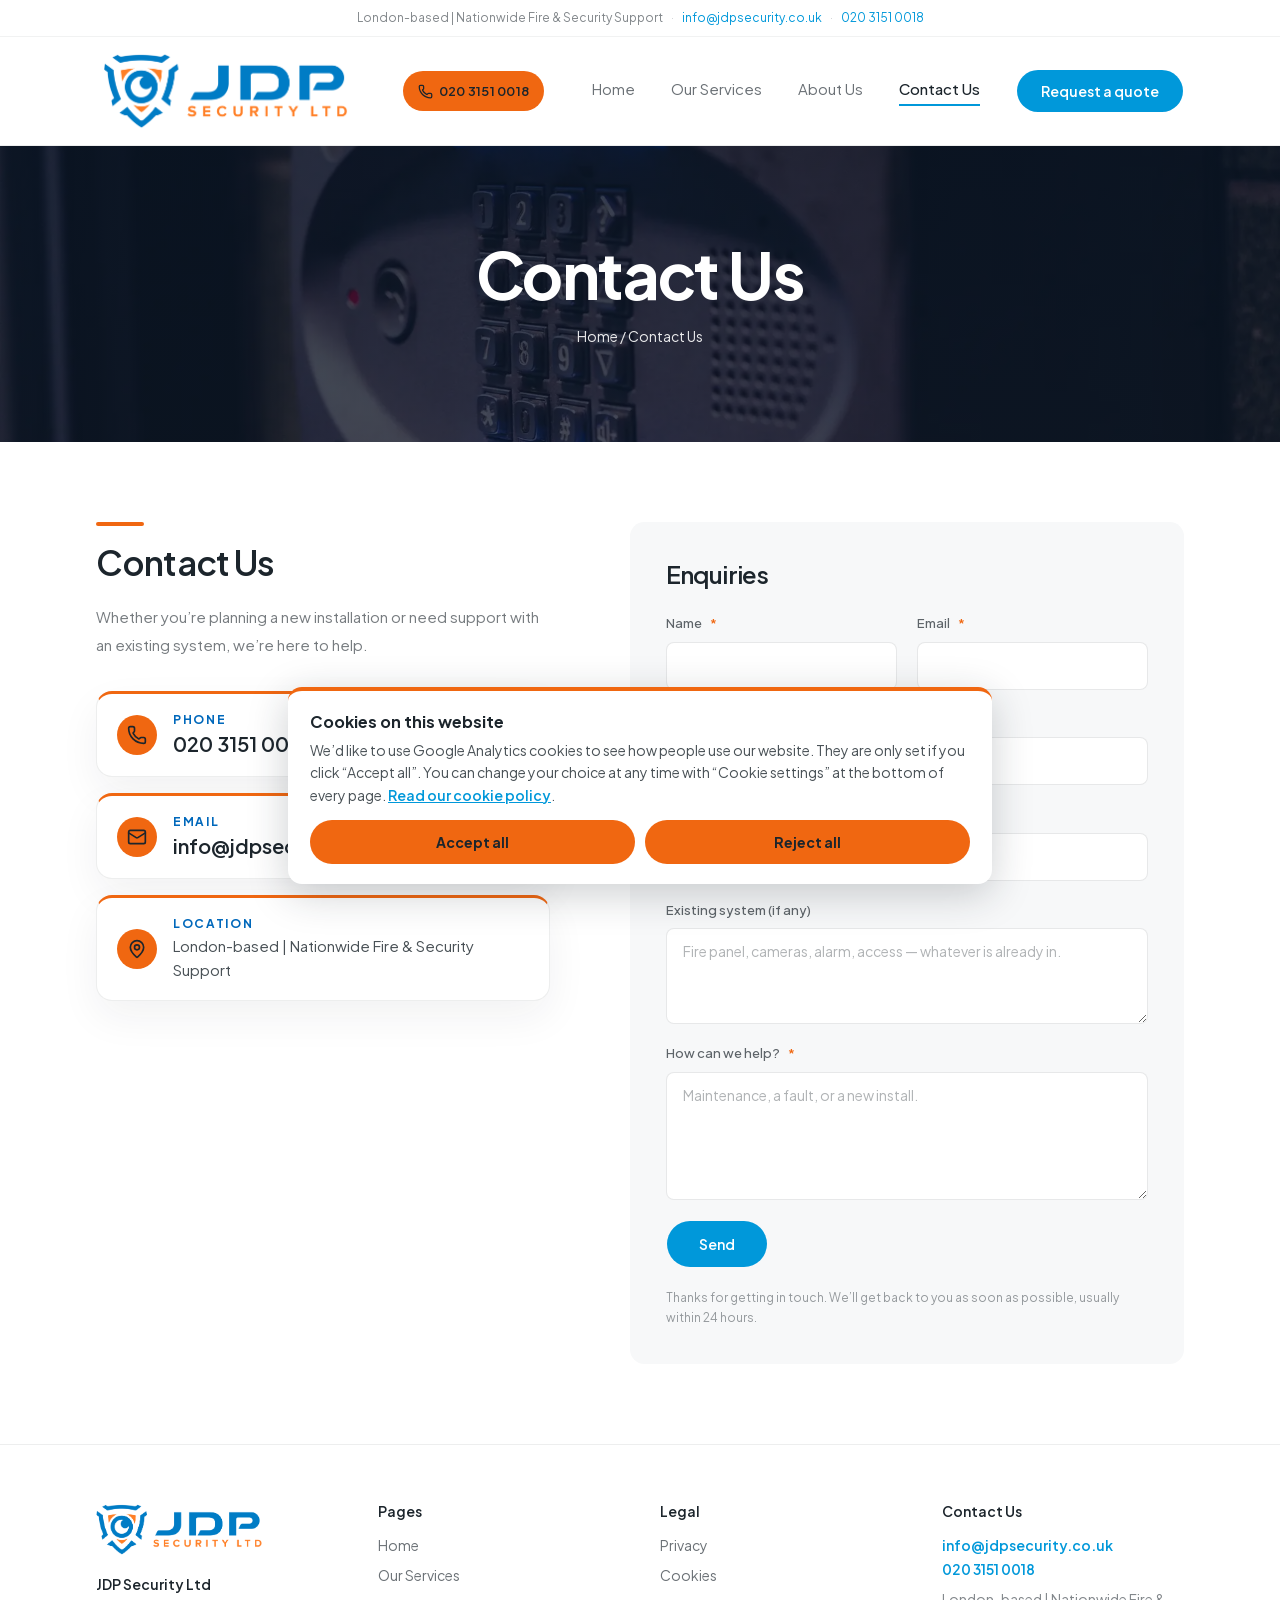
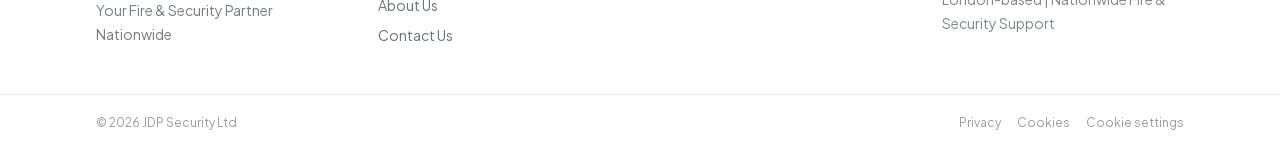
<file: contact/index.html>
<!DOCTYPE html><html lang="en-GB" class="plus_jakarta_sans_85cc9dcb-module__hEKIaG__variable h-full scroll-smooth antialiased"><head><meta charSet="utf-8"/><meta name="viewport" content="width=device-width, initial-scale=1"/><link rel="preload" href="/_next/static/media/fba5a26ea33df6a3-s.p.18rizl4rsrl42.woff2" as="font" crossorigin="" type="font/woff2"/><link rel="preload" href="/JDP_logo_T.png" as="image"/><link rel="stylesheet" href="/_next/static/chunks/0uj7jf0txa_pq.css" data-precedence="next"/><link rel="preload" as="script" fetchPriority="low" href="/_next/static/chunks/310vm2bl3xxpt.js"/><script src="/_next/static/chunks/19mx3mg6lkumu.js" async=""></script><script src="/_next/static/chunks/3byuobrkyz9bj.js" async=""></script><script src="/_next/static/chunks/344n2zhqbh4pn.js" async=""></script><script src="/_next/static/chunks/turbopack-0aqb5hlrzlk2g.js" async=""></script><script src="/_next/static/chunks/1mo2i-1_v7z2_.js" async="" crossorigin=""></script><script src="/_next/static/chunks/2zvjupfmu_gyi.js" async="" crossorigin=""></script><script src="/_next/static/chunks/0xsexw2-ry4jj.js" async="" crossorigin=""></script><meta name="theme-color" content="#0098DA"/><title>Contact Us — JDP Security Ltd</title><meta name="description" content="Email JDP Security Ltd at info@jdpsecurity.co.uk for installation and maintenance work."/><meta property="og:title" content="JDP Security Ltd — Fire & Security"/><meta property="og:description" content="Tailored fire and security solutions, from installation and maintenance to ongoing support. London-based | Nationwide Fire &amp; Security Support."/><meta property="og:locale" content="en_GB"/><meta property="og:type" content="website"/><meta name="twitter:card" content="summary"/><meta name="twitter:title" content="JDP Security Ltd — Fire & Security"/><meta name="twitter:description" content="Tailored fire and security solutions, from installation and maintenance to ongoing support. London-based | Nationwide Fire &amp; Security Support."/><link rel="icon" href="/favicon.png"/><meta name="next-size-adjust" content=""/><script src="/_next/static/chunks/0cz1d0mv5g_q7.js" noModule=""></script><script id="jdp-consent-default">window.dataLayer=window.dataLayer||[];function gtag(){dataLayer.push(arguments);}gtag("consent","default",{analytics_storage:"denied",ad_storage:"denied",ad_user_data:"denied",ad_personalization:"denied",functionality_storage:"granted",security_storage:"granted",wait_for_update:500});gtag("set","ads_data_redaction",true);gtag("set","url_passthrough",false);</script><script id="jdp-consent-js" src="/jdp-consent.js?v=13p" defer=""></script><script id="jdp-fullnav">(function(){window.addEventListener("click",function(e){if(e.defaultPrevented||e.button!==0||e.metaKey||e.ctrlKey||e.shiftKey||e.altKey)return;var t=e.target,a=t&&t.closest?t.closest("a[href]"):null;if(!a||(a.target&&a.target!=="_self")||a.hasAttribute("download"))return;var u;try{u=new URL(a.href,location.href)}catch(x){return}if(u.origin!==location.origin)return;if(u.hash&&u.pathname===location.pathname&&u.search===location.search)return;e.preventDefault();e.stopImmediatePropagation();location.assign(u.href)},true)})();</script></head><body class="flex min-h-full flex-col bg-white text-ink"><div hidden=""><!--$--><!--/$--></div><a href="#main" class="sr-only focus:not-sr-only focus:absolute focus:top-3 focus:left-3 focus:z-50 focus:rounded-md focus:bg-brand focus:px-4 focus:py-2 focus:text-sm focus:font-semibold focus:text-white">Skip to content</a><header class="sticky top-0 z-40 bg-white transition-shadow duration-200"><div class="border-b border-ink/6 bg-white"><div class="mx-auto flex min-h-9 max-w-[72rem] items-center justify-center px-5 text-center text-[12px] leading-5 text-ink/55 sm:px-8"><span class="truncate">London-based | Nationwide Fire &amp; Security Support<span class="mx-2 text-ink/20">·</span><a href="mailto:info@jdpsecurity.co.uk" class="text-brand hover:underline focus-visible:rounded-sm focus-visible:ring-2 focus-visible:ring-brand focus-visible:outline-none">info@jdpsecurity.co.uk</a><span class="mx-2 text-ink/20">·</span><span class="text-brand">020 3151 0018</span></span></div></div><div class="border-b border-ink/8"><div class="mx-auto flex h-[6rem] max-w-[72rem] items-center justify-between gap-5 px-5 sm:h-[6.75rem] sm:px-8"><a class="shrink-0 rounded-sm focus-visible:ring-2 focus-visible:ring-brand focus-visible:outline-none" aria-label="JDP Security Ltd home" href="/"><img src="/JDP_logo_T.png" alt="JDP Security Ltd" width="4162" height="1350" class="h-[4.5rem] w-auto max-w-none bg-transparent object-contain sm:h-20 lg:h-[5.25rem]"/></a><a href="tel:+442031510018" class="jdp-phone-pill" aria-label="Call 020 3151 0018"><svg xmlns="http://www.w3.org/2000/svg" width="15" height="15" viewBox="0 0 24 24" fill="none" stroke="currentColor" stroke-width="2" stroke-linecap="round" stroke-linejoin="round" aria-hidden="true"><path d="M13.832 16.568a1 1 0 0 0 1.213-.303l.355-.465A2 2 0 0 1 17 15h3a2 2 0 0 1 2 2v3a2 2 0 0 1-2 2A18 18 0 0 1 2 4a2 2 0 0 1 2-2h3a2 2 0 0 1 2 2v3a2 2 0 0 1-.8 1.6l-.468.351a1 1 0 0 0-.292 1.233 14 14 0 0 0 6.392 6.384"></path></svg><span>020 3151 0018</span></a><nav class="hidden items-center gap-7 md:flex lg:gap-9" aria-label="Primary"><a class="relative pb-1 text-[15px] text-ink/65 transition-colors hover:text-ink focus-visible:rounded-sm focus-visible:ring-2 focus-visible:ring-brand focus-visible:outline-none" href="/">Home</a><a class="relative pb-1 text-[15px] text-ink/65 transition-colors hover:text-ink focus-visible:rounded-sm focus-visible:ring-2 focus-visible:ring-brand focus-visible:outline-none" href="/services/">Our Services</a><a class="relative pb-1 text-[15px] text-ink/65 transition-colors hover:text-ink focus-visible:rounded-sm focus-visible:ring-2 focus-visible:ring-brand focus-visible:outline-none" href="/about/">About Us</a><a class="relative pb-1 text-[15px] transition-colors hover:text-ink focus-visible:rounded-sm focus-visible:ring-2 focus-visible:ring-brand focus-visible:outline-none font-medium text-ink after:absolute after:right-0 after:bottom-[-2px] after:left-0 after:h-0.5 after:bg-brand" href="/contact/">Contact Us</a><a data-slot="button" data-variant="default" data-size="default" class="group/button inline-flex shrink-0 items-center justify-center border border-transparent bg-clip-padding whitespace-nowrap transition-all outline-none select-none focus-visible:border-ring focus-visible:ring-3 focus-visible:ring-ring/50 active:not-aria-[haspopup]:translate-y-px disabled:pointer-events-none disabled:opacity-50 aria-invalid:border-destructive aria-invalid:ring-3 aria-invalid:ring-destructive/20 dark:aria-invalid:border-destructive/50 dark:aria-invalid:ring-destructive/40 [&amp;_svg]:pointer-events-none [&amp;_svg]:shrink-0 [&amp;_svg:not([class*=&#x27;size-&#x27;])]:size-4 gap-1.5 has-data-[icon=inline-end]:pr-2 has-data-[icon=inline-start]:pl-2 h-11 rounded-full bg-brand px-6 text-sm font-semibold text-white hover:bg-brand/90" href="/contact/">Request a quote</a></nav><a href="tel:+442031510018" class="jdp-phone-btn" aria-label="Call 020 3151 0018"><svg xmlns="http://www.w3.org/2000/svg" width="18" height="18" viewBox="0 0 24 24" fill="none" stroke="currentColor" stroke-width="2" stroke-linecap="round" stroke-linejoin="round" aria-hidden="true"><path d="M13.832 16.568a1 1 0 0 0 1.213-.303l.355-.465A2 2 0 0 1 17 15h3a2 2 0 0 1 2 2v3a2 2 0 0 1-2 2A18 18 0 0 1 2 4a2 2 0 0 1 2-2h3a2 2 0 0 1 2 2v3a2 2 0 0 1-.8 1.6l-.468.351a1 1 0 0 0-.292 1.233 14 14 0 0 0 6.392 6.384"></path></svg></a><button type="button" class="inline-flex size-11 items-center justify-center rounded-md text-ink hover:bg-mist focus-visible:ring-2 focus-visible:ring-brand focus-visible:outline-none md:hidden" aria-label="Open menu" aria-expanded="false" aria-controls="mobile-nav"><svg xmlns="http://www.w3.org/2000/svg" width="24" height="24" viewBox="0 0 24 24" fill="none" stroke="currentColor" stroke-width="2" stroke-linecap="round" stroke-linejoin="round" class="lucide lucide-menu size-5" aria-hidden="true"><path d="M4 5h16"></path><path d="M4 12h16"></path><path d="M4 19h16"></path></svg></button></div></div></header><main id="main" class="flex-1"><section class="relative isolate overflow-hidden" style="background-color:#0b1a2b"><img src="/jdp-contact-banner-1920.webp" srcSet="/jdp-contact-banner-960.webp 960w, /jdp-contact-banner-1920.webp 1920w" sizes="100vw" alt="" aria-hidden="true" fetchPriority="high" decoding="async" class="pointer-events-none absolute inset-0 h-full w-full object-cover" style="object-position:50% 45%;z-index:-2"/><div aria-hidden="true" class="pointer-events-none absolute inset-0" style="z-index:-1;background-image:linear-gradient(180deg, rgba(6,18,34,0.80) 0%, rgba(6,18,34,0.74) 100%)"></div><div class="mx-auto max-w-[72rem] px-5 py-16 text-center sm:px-8 sm:py-20 lg:py-24"><h1 class="text-[2.75rem] font-bold tracking-tight text-white sm:text-6xl lg:text-[4rem]">Contact Us</h1><p class="mt-5 text-sm text-white/90"><a class="hover:underline focus-visible:rounded-sm focus-visible:ring-2 focus-visible:ring-brand focus-visible:outline-none" href="/">Home</a><span> / <a class="hover:underline focus-visible:rounded-sm focus-visible:ring-2 focus-visible:ring-brand focus-visible:outline-none" href="/contact/">Contact Us</a></span></p></div></section><section class="bg-white"><div class="mx-auto grid max-w-[72rem] gap-14 px-5 py-16 sm:px-8 sm:py-20 lg:grid-cols-[0.9fr_1.1fr] lg:gap-20"><div class="jdp-cleft"><span class="jdp-accent-bar" aria-hidden="true"></span><h2 class="text-3xl font-semibold tracking-tight text-ink text-balance sm:text-[2.15rem]">Contact Us</h2><p class="mt-5 text-[15px] leading-7 text-ink/60">Whether you’re planning a new installation or need support with an existing system, we’re here to help.</p><div class="jdp-ccards"><a class="jdp-ccard" href="tel:+442031510018"><span class="jdp-ccard-ico" aria-hidden="true"><svg xmlns="http://www.w3.org/2000/svg" width="20" height="20" viewBox="0 0 24 24" fill="none" stroke="currentColor" stroke-width="2" stroke-linecap="round" stroke-linejoin="round" aria-hidden="true"><path d="M13.832 16.568a1 1 0 0 0 1.213-.303l.355-.465A2 2 0 0 1 17 15h3a2 2 0 0 1 2 2v3a2 2 0 0 1-2 2A18 18 0 0 1 2 4a2 2 0 0 1 2-2h3a2 2 0 0 1 2 2v3a2 2 0 0 1-.8 1.6l-.468.351a1 1 0 0 0-.292 1.233 14 14 0 0 0 6.392 6.384"></path></svg></span><span class="jdp-ccard-text"><span class="jdp-ccard-label">Phone</span><span class="jdp-ccard-value">020 3151 0018</span></span></a><a class="jdp-ccard jdp-ccard-email" href="mailto:info@jdpsecurity.co.uk"><span class="jdp-ccard-ico" aria-hidden="true"><svg xmlns="http://www.w3.org/2000/svg" width="20" height="20" viewBox="0 0 24 24" fill="none" stroke="currentColor" stroke-width="2" stroke-linecap="round" stroke-linejoin="round" aria-hidden="true"><path d="m22 7-8.991 5.727a2 2 0 0 1-2.009 0L2 7"></path><path d="M4 4h16a2 2 0 0 1 2 2v12a2 2 0 0 1-2 2H4a2 2 0 0 1-2-2V6a2 2 0 0 1 2-2z"></path></svg></span><span class="jdp-ccard-text"><span class="jdp-ccard-label">Email</span><span class="jdp-ccard-value">info@jdpsecurity.co.uk</span></span></a><div class="jdp-ccard jdp-ccard-static"><span class="jdp-ccard-ico" aria-hidden="true"><svg xmlns="http://www.w3.org/2000/svg" width="20" height="20" viewBox="0 0 24 24" fill="none" stroke="currentColor" stroke-width="2" stroke-linecap="round" stroke-linejoin="round" aria-hidden="true"><path d="M20 10c0 4.993-5.539 10.193-7.399 11.799a1 1 0 0 1-1.202 0C9.539 20.193 4 14.993 4 10a8 8 0 0 1 16 0"></path><path d="M15 10a3 3 0 1 1-6 0 3 3 0 0 1 6 0z"></path></svg></span><span class="jdp-ccard-text"><span class="jdp-ccard-label">Location</span><span class="jdp-ccard-value">London-based | Nationwide Fire &amp; Security Support</span></span></div></div></div><div class="rounded-2xl bg-mist p-6 sm:p-9"><h2 class="jdp-enq-title text-2xl font-semibold tracking-tight text-ink">Enquiries</h2><form class="space-y-5"><input type="checkbox" name="botcheck" class="hidden" style="display:none" tabindex="-1" autocomplete="off" aria-hidden="true"/><div class="grid gap-5 sm:grid-cols-2"><div class="space-y-2"><label data-slot="label" class="flex items-center gap-2 font-medium select-none group-data-[disabled=true]:pointer-events-none group-data-[disabled=true]:opacity-50 peer-disabled:cursor-not-allowed peer-disabled:opacity-50 text-[13px] text-ink/70" for="name">Name <span class="text-brand-orange">*</span></label><input data-slot="input" class="w-full min-w-0 border py-1 transition-colors outline-none file:inline-flex file:h-6 file:border-0 file:bg-transparent file:text-sm file:font-medium file:text-foreground focus-visible:ring-3 disabled:pointer-events-none disabled:cursor-not-allowed disabled:bg-input/50 disabled:opacity-50 aria-invalid:border-destructive aria-invalid:ring-3 aria-invalid:ring-destructive/20 md:text-sm dark:bg-input/30 dark:disabled:bg-input/80 dark:aria-invalid:border-destructive/50 dark:aria-invalid:ring-destructive/40 h-12 rounded-lg border-ink/10 bg-white px-4 text-[15px] text-ink placeholder:text-ink/35 focus-visible:border-brand focus-visible:ring-brand/30" id="name" required="" autoComplete="name" name="name"/></div><div class="space-y-2"><label data-slot="label" class="flex items-center gap-2 font-medium select-none group-data-[disabled=true]:pointer-events-none group-data-[disabled=true]:opacity-50 peer-disabled:cursor-not-allowed peer-disabled:opacity-50 text-[13px] text-ink/70" for="email">Email <span class="text-brand-orange">*</span></label><input type="email" data-slot="input" class="w-full min-w-0 border py-1 transition-colors outline-none file:inline-flex file:h-6 file:border-0 file:bg-transparent file:text-sm file:font-medium file:text-foreground focus-visible:ring-3 disabled:pointer-events-none disabled:cursor-not-allowed disabled:bg-input/50 disabled:opacity-50 aria-invalid:border-destructive aria-invalid:ring-3 aria-invalid:ring-destructive/20 md:text-sm dark:bg-input/30 dark:disabled:bg-input/80 dark:aria-invalid:border-destructive/50 dark:aria-invalid:ring-destructive/40 h-12 rounded-lg border-ink/10 bg-white px-4 text-[15px] text-ink placeholder:text-ink/35 focus-visible:border-brand focus-visible:ring-brand/30" id="email" required="" autoComplete="email" name="email"/></div></div><div class="space-y-2"><label data-slot="label" class="flex items-center gap-2 font-medium select-none group-data-[disabled=true]:pointer-events-none group-data-[disabled=true]:opacity-50 peer-disabled:cursor-not-allowed peer-disabled:opacity-50 text-[13px] text-ink/70" for="phone">Phone number</label><input data-slot="input" class="w-full min-w-0 border py-1 transition-colors outline-none file:inline-flex file:h-6 file:border-0 file:bg-transparent file:text-sm file:font-medium file:text-foreground focus-visible:ring-3 disabled:pointer-events-none disabled:cursor-not-allowed disabled:bg-input/50 disabled:opacity-50 aria-invalid:border-destructive aria-invalid:ring-3 aria-invalid:ring-destructive/20 md:text-sm dark:bg-input/30 dark:disabled:bg-input/80 dark:aria-invalid:border-destructive/50 dark:aria-invalid:ring-destructive/40 h-12 rounded-lg border-ink/10 bg-white px-4 text-[15px] text-ink placeholder:text-ink/35 focus-visible:border-brand focus-visible:ring-brand/30" id="phone" type="tel" inputMode="tel" autoComplete="tel" placeholder="e.g. 07700 900123" name="phone"/></div><div class="space-y-2"><label data-slot="label" class="flex items-center gap-2 font-medium select-none group-data-[disabled=true]:pointer-events-none group-data-[disabled=true]:opacity-50 peer-disabled:cursor-not-allowed peer-disabled:opacity-50 text-[13px] text-ink/70" for="site">Site address <span class="text-brand-orange">*</span></label><input data-slot="input" class="w-full min-w-0 border py-1 transition-colors outline-none file:inline-flex file:h-6 file:border-0 file:bg-transparent file:text-sm file:font-medium file:text-foreground focus-visible:ring-3 disabled:pointer-events-none disabled:cursor-not-allowed disabled:bg-input/50 disabled:opacity-50 aria-invalid:border-destructive aria-invalid:ring-3 aria-invalid:ring-destructive/20 md:text-sm dark:bg-input/30 dark:disabled:bg-input/80 dark:aria-invalid:border-destructive/50 dark:aria-invalid:ring-destructive/40 h-12 rounded-lg border-ink/10 bg-white px-4 text-[15px] text-ink placeholder:text-ink/35 focus-visible:border-brand focus-visible:ring-brand/30" id="site" required="" autoComplete="street-address" placeholder="Town and site, or a postcode" name="site"/></div><div class="space-y-2"><label data-slot="label" class="flex items-center gap-2 font-medium select-none group-data-[disabled=true]:pointer-events-none group-data-[disabled=true]:opacity-50 peer-disabled:cursor-not-allowed peer-disabled:opacity-50 text-[13px] text-ink/70" for="fitted">Existing system (if any)</label><textarea data-slot="textarea" class="flex field-sizing-content w-full border transition-colors outline-none focus-visible:ring-3 disabled:cursor-not-allowed disabled:bg-input/50 disabled:opacity-50 aria-invalid:border-destructive aria-invalid:ring-3 aria-invalid:ring-destructive/20 md:text-sm dark:bg-input/30 dark:disabled:bg-input/80 dark:aria-invalid:border-destructive/50 dark:aria-invalid:ring-destructive/40 min-h-24 rounded-lg border-ink/10 bg-white px-4 py-3 text-[15px] text-ink placeholder:text-ink/35 focus-visible:border-brand focus-visible:ring-brand/30" id="fitted" name="fitted" rows="3" placeholder="Fire panel, cameras, alarm, access — whatever is already in."></textarea></div><div class="space-y-2"><label data-slot="label" class="flex items-center gap-2 font-medium select-none group-data-[disabled=true]:pointer-events-none group-data-[disabled=true]:opacity-50 peer-disabled:cursor-not-allowed peer-disabled:opacity-50 text-[13px] text-ink/70" for="need">How can we help? <span class="text-brand-orange">*</span></label><textarea data-slot="textarea" class="flex field-sizing-content w-full border transition-colors outline-none focus-visible:ring-3 disabled:cursor-not-allowed disabled:bg-input/50 disabled:opacity-50 aria-invalid:border-destructive aria-invalid:ring-3 aria-invalid:ring-destructive/20 md:text-sm dark:bg-input/30 dark:disabled:bg-input/80 dark:aria-invalid:border-destructive/50 dark:aria-invalid:ring-destructive/40 min-h-32 rounded-lg border-ink/10 bg-white px-4 py-3 text-[15px] text-ink placeholder:text-ink/35 focus-visible:border-brand focus-visible:ring-brand/30" id="need" name="need" required="" rows="5" placeholder="Maintenance, a fault, or a new install."></textarea></div><button data-slot="button" data-variant="default" data-size="default" class="group/button inline-flex shrink-0 items-center justify-center border border-transparent bg-clip-padding whitespace-nowrap transition-all outline-none select-none focus-visible:border-ring focus-visible:ring-3 focus-visible:ring-ring/50 active:not-aria-[haspopup]:translate-y-px disabled:pointer-events-none disabled:opacity-50 aria-invalid:border-destructive aria-invalid:ring-3 aria-invalid:ring-destructive/20 dark:aria-invalid:border-destructive/50 dark:aria-invalid:ring-destructive/40 [&amp;_svg]:pointer-events-none [&amp;_svg]:shrink-0 [&amp;_svg:not([class*=&#x27;size-&#x27;])]:size-4 gap-1.5 has-data-[icon=inline-end]:pr-2 has-data-[icon=inline-start]:pl-2 h-12 rounded-full bg-brand px-8 text-sm font-semibold text-white hover:bg-brand/90" type="submit">Send</button><p class="text-xs leading-5 text-ink/45">Thanks for getting in touch. We’ll get back to you as soon as possible, usually within 24 hours.</p></form></div></div></section><!--$--><!--/$--></main><footer class="border-t border-ink/8 bg-white"><div class="mx-auto grid max-w-[72rem] gap-12 px-5 py-16 sm:px-8 md:grid-cols-2 lg:grid-cols-4"><div class="lg:col-span-1"><img src="/JDP_logo_T.png" alt="JDP Security Ltd" width="4162" height="1350" class="max-w-none bg-transparent object-contain lg:h-[5.25rem] h-[4.5rem] w-auto sm:h-20"/><p class="mt-5 text-sm font-semibold text-ink">JDP Security Ltd</p><p class="mt-2 max-w-xs text-sm leading-6 text-ink/60">Your Fire &amp; Security Partner Nationwide</p></div><div><p class="text-sm font-semibold text-ink">Pages</p><ul class="mt-4 space-y-2.5 text-sm"><li><a class="text-ink/65 hover:text-brand focus-visible:rounded-sm focus-visible:ring-2 focus-visible:ring-brand focus-visible:outline-none" href="/">Home</a></li><li><a class="text-ink/65 hover:text-brand focus-visible:rounded-sm focus-visible:ring-2 focus-visible:ring-brand focus-visible:outline-none" href="/services/">Our Services</a></li><li><a class="text-ink/65 hover:text-brand focus-visible:rounded-sm focus-visible:ring-2 focus-visible:ring-brand focus-visible:outline-none" href="/about/">About Us</a></li><li><a class="text-ink/65 hover:text-brand focus-visible:rounded-sm focus-visible:ring-2 focus-visible:ring-brand focus-visible:outline-none" href="/contact/">Contact Us</a></li></ul></div><div><p class="text-sm font-semibold text-ink">Legal</p><ul class="mt-4 space-y-2.5 text-sm"><li><a class="text-ink/65 hover:text-brand focus-visible:rounded-sm focus-visible:ring-2 focus-visible:ring-brand focus-visible:outline-none" href="/privacy/">Privacy</a></li><li><a class="text-ink/65 hover:text-brand focus-visible:rounded-sm focus-visible:ring-2 focus-visible:ring-brand focus-visible:outline-none" href="/cookies/">Cookies</a></li></ul></div><div><p class="text-sm font-semibold text-ink">Contact Us</p><p class="mt-4 text-sm"><a class="font-semibold text-brand hover:underline focus-visible:rounded-sm focus-visible:ring-2 focus-visible:ring-brand focus-visible:outline-none" href="mailto:info@jdpsecurity.co.uk">info@jdpsecurity.co.uk</a></p><p class="mt-1 text-sm font-semibold text-brand">020 3151 0018</p><p class="mt-2 text-sm leading-6 text-ink/55">London-based | Nationwide Fire &amp; Security Support</p></div></div><div class="border-t border-ink/8"><div class="mx-auto flex max-w-[72rem] flex-col gap-2 px-5 py-5 text-xs text-ink/45 sm:flex-row sm:items-center sm:justify-between sm:px-8"><p>© <!-- -->2026<!-- --> <!-- -->JDP Security Ltd</p><p class="flex gap-4"><a class="hover:text-brand focus-visible:rounded-sm focus-visible:ring-2 focus-visible:ring-brand focus-visible:outline-none" href="/privacy/">Privacy</a><a class="hover:text-brand focus-visible:rounded-sm focus-visible:ring-2 focus-visible:ring-brand focus-visible:outline-none" href="/cookies/">Cookies</a></p></div></div></footer><script src="/_next/static/chunks/310vm2bl3xxpt.js" id="_R_" async=""></script><script>(self.__next_f=self.__next_f||[]).push([0])</script><script>self.__next_f.push([1,"1:\"$Sreact.fragment\"\n2:I[3020,[\"/_next/static/chunks/1mo2i-1_v7z2_.js\",\"/_next/static/chunks/2zvjupfmu_gyi.js\"],\"SiteHeader\"]\n3:I[39756,[\"/_next/static/chunks/1mo2i-1_v7z2_.js\",\"/_next/static/chunks/2zvjupfmu_gyi.js\"],\"default\"]\n4:I[37457,[\"/_next/static/chunks/1mo2i-1_v7z2_.js\",\"/_next/static/chunks/2zvjupfmu_gyi.js\"],\"default\"]\n5:I[22016,[\"/_next/static/chunks/1mo2i-1_v7z2_.js\",\"/_next/static/chunks/2zvjupfmu_gyi.js\",\"/_next/static/chunks/0xsexw2-ry4jj.js\"],\"\"]\nd:I[68027,[\"/_next/static/chunks/1mo2i-1_v7z2_.js\",\"/_next/static/chunks/2zvjupfmu_gyi.js\"],\"default\",1]\n:HL[\"/_next/static/chunks/0uj7jf0txa_pq.css\",\"style\"]\n:HL[\"/_next/static/media/fba5a26ea33df6a3-s.p.18rizl4rsrl42.woff2\",\"font\",{\"crossOrigin\":\"\",\"type\":\"font/woff2\"}]\n:HL[\"/JDP_logo_T.png\",\"image\"]\nb:X\n0:{\"P\":null,\"c\":[\"\",\"contact\",\"\"],\"q\":\"\",\"i\":false,\"f\":[[[\"\",{\"children\":[\"contact\",{\"children\":[\"__PAGE__\",{},\"$undefined\",\"$undefined\",4608]},\"$undefined\",\"$undefined\",4608]},\"$undefined\",\"$undefined\",4624],[[\"$\",\"$1\",\"c\",{\"children\":[[[\"$\",\"link\",\"0\",{\"rel\":\"stylesheet\",\"href\":\"/_next/static/chunks/0uj7jf0txa_pq.css\",\"precedence\":\"next\",\"crossOrigin\":\"$undefined\",\"nonce\":\"$undefined\"}],[\"$\",\"script\",\"script-0\",{\"src\":\"/_next/static/chunks/1mo2i-1_v7z2_.js\",\"async\":true,\"nonce\":\"$undefined\"}],[\"$\",\"script\",\"script-1\",{\"src\":\"/_next/static/chunks/2zvjupfmu_gyi.js\",\"async\":true,\"nonce\":\"$undefined\"}]],[\"$\",\"html\",null,{\"lang\":\"en-GB\",\"className\":\"plus_jakarta_sans_85cc9dcb-module__hEKIaG__variable h-full scroll-smooth antialiased\",\"children\":[\"$\",\"body\",null,{\"className\":\"flex min-h-full flex-col bg-white text-ink\",\"children\":[[\"$\",\"a\",null,{\"href\":\"#main\",\"className\":\"sr-only focus:not-sr-only focus:absolute focus:top-3 focus:left-3 focus:z-50 focus:rounded-md focus:bg-brand focus:px-4 focus:py-2 focus:text-sm focus:font-semibold focus:text-white\",\"children\":\"Skip to content\"}],[\"$\",\"$L2\",null,{}],[\"$\",\"main\",null,{\"id\":\"main\",\"className\":\"flex-1\",\"children\":[\"$\",\"$L3\",null,{\"parallelRouterKey\":\"children\",\"error\":\"$undefined\",\"errorStyles\":\"$undefined\",\"errorScripts\":\"$undefined\",\"template\":[\"$\",\"$L4\",null,{}],\"templateStyles\":\"$undefined\",\"templateScripts\":\"$undefined\",\"notFound\":[[\"$\",\"section\",null,{\"className\":\"bg-dot\",\"children\":[\"$\",\"div\",null,{\"className\":\"mx-auto max-w-[72rem] px-5 py-28 text-center sm:px-8\",\"children\":[[\"$\",\"h1\",null,{\"className\":\"text-4xl font-bold tracking-tight text-ink sm:text-5xl\",\"children\":\"That page is not here.\"}],[\"$\",\"p\",null,{\"className\":\"mx-auto mt-5 max-w-md text-[15px] leading-7 text-ink/60\",\"children\":\"The services, about and contact pages are on the menu.\"}],[\"$\",\"$L5\",null,{\"href\":\"/\",\"className\":\"mt-9 inline-flex h-12 items-center rounded-full bg-brand px-7 text-sm font-semibold text-white hover:bg-brand/90 focus-visible:ring-2 focus-visible:ring-brand focus-visible:ring-offset-2 focus-visible:outline-none\",\"children\":\"Back to home\"}]]}]}],[]],\"forbidden\":\"$undefined\",\"unauthorized\":\"$undefined\"}]}],[\"$\",\"footer\",null,{\"className\":\"border-t border-ink/8 bg-white\",\"children\":[[\"$\",\"div\",null,{\"className\":\"mx-auto grid max-w-[72rem] gap-12 px-5 py-16 sm:px-8 md:grid-cols-2 lg:grid-cols-4\",\"children\":[[\"$\",\"div\",null,{\"className\":\"lg:col-span-1\",\"children\":[[\"$\",\"img\",null,{\"src\":\"/JDP_logo_T.png\",\"alt\":\"JDP Security Ltd\",\"width\":4162,\"height\":1350,\"className\":\"max-w-none bg-transparent object-contain lg:h-[5.25rem] h-[4.5rem] w-auto sm:h-20\"}],[\"$\",\"p\",null,{\"className\":\"mt-5 text-sm font-semibold text-ink\",\"children\":\"JDP Security Ltd\"}],[\"$\",\"p\",null,{\"className\":\"mt-2 max-w-xs text-sm leading-6 text-ink/60\",\"children\":\"Your Fire & Security Partner Nationwide\"}]]}],[\"$\",\"div\",null,{\"children\":[[\"$\",\"p\",null,{\"className\":\"text-sm font-semibold text-ink\",\"children\":\"Pages\"}],[\"$\",\"ul\",null,{\"className\":\"mt-4 space-y-2.5 text-sm\",\"children\":[[\"$\",\"li\",\"/\",{\"children\":[\"$\",\"$L5\",null,{\"href\":\"/\",\"className\":\"text-ink/65 hover:text-brand focus-visible:rounded-sm focus-visible:ring-2 focus-visible:ring-brand focus-visible:outline-none\",\"children\":\"Home\"}]}],[\"$\",\"li\",\"/services/\",{\"children\":[\"$\",\"$L5\",null,{\"href\":\"/services/\",\"className\":\"text-ink/65 hover:text-brand focus-visible:rounded-sm focus-visible:ring-2 focus-visible:ring-brand focus-visible:outline-none\",\"children\":\"Our Services\"}]}],[\"$\",\"li\",\"/about/\",{\"children\":[\"$\",\"$L5\",null,{\"href\":\"/about/\",\"className\":\"text-ink/65 hover:text-brand focus-visible:rounded-sm focus-visible:ring-2 focus-visible:ring-brand focus-visible:outline-none\",\"children\":\"About Us\"}]}],[\"$\",\"li\",\"/contact/\",{\"children\":[\"$\",\"$L5\",null,{\"href\":\"/contact/\",\"className\":\"text-ink/65 hover:text-brand focus-visible:rounded-sm focus-visible:ring-2 focus-visible:ring-brand focus-visible:outline-none\",\"children\":\"Contact Us\"}]}]]}]]}],[\"$\",\"div\",null,{\"children\":[[\"$\",\"p\",null,{\"className\":\"text-sm font-semibold text-ink\",\"children\":\"Legal\"}],[\"$\",\"ul\",null,{\"className\":\"mt-4 space-y-2.5 text-sm\",\"children\":[[\"$\",\"li\",\"/privacy/\",{\"children\":[\"$\",\"$L5\",null,{\"href\":\"/privacy/\",\"className\":\"text-ink/65 hover:text-brand focus-visible:rounded-sm focus-visible:ring-2 focus-visible:ring-brand focus-visible:outline-none\",\"children\":\"Privacy\"}]}],\"$L6\"]}]]}],\"$L7\"]}],\"$L8\"]}]]}]}]]}],{\"children\":[\"$L9\",{\"children\":[\"$La\",{},null,false,null]},null,false,\"$b\"]},null,false,null],\"$Lc\",false]],\"m\":\"$undefined\",\"G\":[\"$d\",[\"$Le\"]],\"S\":true,\"h\":null,\"r\":\"$undefined\",\"s\":\"$undefined\",\"a\":\"$undefined\",\"l\":\"$undefined\",\"p\":\"$undefined\",\"d\":\"$undefined\",\"b\":\"ClcQRnR7vYWNh0nhzlem5\"}\nf:I[41680,[\"/_next/static/chunks/1mo2i-1_v7z2_.js\",\"/_next/static/chunks/2zvjupfmu_gyi.js\",\"/_next/static/chunks/0xsexw2-ry4jj.js\"],\"ContactForm\"]\n10:I[97367,[\"/_next/static/chunks/1mo2i-1_v7z2_.js\",\"/_next/static/chunks/2zvjupfmu_gyi.js\"],\"OutletBoundary\"]\n11:\"$Sreact.suspense\"\n13:I[97367,[\"/_next/static/chunks/1mo2i-1_v7z2_.js\",\"/_next/static/chunks/2zvjupfmu_gyi.js\"],\"ViewportBoundary\"]\n15:I[97367,[\"/_next/static/chunks/1mo2i-1_v7z2_.js\",\"/_next/static/chunks/2zvjupfmu_gyi.js\"],\"MetadataBoundary\"]\n6:[\"$\",\"li\",\"/cookies/\",{\"children\":[\"$\",\"$L5\",null,{\"href\":\"/cookies/\",\"className\":\"text-ink/65 hover:text-brand focus-visible:rounded-sm focus-visible:ring-2 focus-visible:ring-brand focus-visible:outline-none\",\"children\":\"Cookies\"}]}]\n7:[\"$\",\"div\",null,{\"children\":[[\"$\",\"p\",null,{\"className\":\"text-sm font-semibold text-ink\",\"children\":\"Contact Us\"}],[\"$\",\"p\",null,{\"className\":\"mt-4 text-sm\",\"children\":[\"$\",\"a\",null,{\"className\":\"font-semibold text-brand hover:underline focus-visible:rounded-sm focus-visible:ring-2 focus-visible:ring-brand focus-visible:outline-none\",\"href\":\"mailto:info@jdpsecurity.co.uk\",\"children\":\"info@jdpsecurity.co.uk\"}]}],[\"$\",\"p\",null,{\"className\":\"mt-1 text-sm font-semibold text-brand\",\"children\":\"020 3151 0018\"}],[\"$\",\"p\",null,{\"className\":\"mt-2 text-sm leading-6 text-ink/55\",\"children\":\"London-based | Nationwide Fire & Security Support\"}]]}]\n8:[\"$\",\"div\",null,{\"className\":\"border-t border-ink/8\",\"children\":[\"$\",\"div\",null,{\"className\":\"mx-auto flex max-w-[72rem] flex-col gap-2 px-5 py-5 text-xs text-ink/45 sm:flex-row sm:items-center sm:justify-between sm:px-8\",\"children\":[[\"$\",\"p\",null,{\"children\":[\"© \",2026,\" \",\"JDP Security Ltd\"]}],[\"$\",\"p\",null,{\"className\":\"flex gap-4\",\"children\":[[\"$\",\"$L5\",\"/privacy/\",{\"href\":\"/privacy/\",\"className\":\"hover:text-brand focus-visible:rounded-sm focus-visible:ring-2 focus-visible:ring-brand focus-visible:outline-none\",\"children\":\"Privacy\"}],[\"$\",\"$L5\",\"/cookies/\",{\"href\":\"/cookies/\",\"className\":\"hover:text-brand focus-visible:rounded-sm focus-visible:ring-2 focus-visible:ring-brand focus-visible:outline-none\",\"children\":\"Cookies\"}]]}]]}]}]\n9:[\"$\",\"$1\",\"c\",{\"children\":[null,[\"$\",\"$L3\",null,{\"parallelRouterKey\":\"children\",\"error\":\"$undefined\",\"errorStyles\":\"$undefined\",\"errorScripts\":\"$undefined\",\"template\":[\"$\",\"$L4\",null,{}],\"templateStyles\":\"$undefined\",\"templateScripts\":\"$undefined\",\"notFound\":\"$undefined\",\"forbidden\":\"$undefined\",\"unauthorized\":\"$undefined\"}]]}]\na:[\"$\",\"$1\",\"c\",{\"children\":[[[\"$\",\"section\",null,{\"className\":\"relative isolate overflow-hidden\",\"style\":{\"backgroundColor\":\"#0b1a2b\"},\"children\":[[\"$\",\"img\",null,{\"src\":\"/jdp-contact-banner-1920.webp\",\"srcSet\":\"/jdp-contact-banner-960.webp 960w, /jdp-contact-banner-1920.webp 1920w\",\"sizes\":\"100vw\",\"alt\":\"\",\"aria-hidden\":\"true\",\"fetchPriority\":\"high\",\"decoding\":\"async\",\"className\":\"pointer-events-none absolute inset-0 h-full w-full object-cover\",\"style\":{\"objectPosition\":\"50% 45%\",\"zIndex\":-2}}],[\"$\",\"div\",null,{\"aria-hidden\":\"true\",\"className\":\"pointer-events-none absolute inset-0\",\"style\":{\"zIndex\":-1,\"backgroundImage\":\"linear-gradient(180deg, rgba(6,18,34,0.80) 0%, rgba(6,18,34,0.74) 100%)\"}}],[\"$\",\"div\",null,{\"className\":\"mx-auto max-w-[72rem] px-5 py-16 text-center sm:px-8 sm:py-20 lg:py-24\",\"children\":[[\"$\",\"h1\",null,{\"className\":\"text-[2.75rem] font-bold tracking-tight text-white sm:text-6xl lg:text-[4rem]\",\"children\":\"Contact Us\"}],[\"$\",\"p\",null,{\"className\":\"mt-5 text-sm text-white/90\",\"children\":[[\"$\",\"$L5\",null,{\"href\":\"/\",\"className\":\"hover:underline focus-visible:rounded-sm focus-visible:ring-2 focus-visible:ring-brand focus-visible:outline-none\",\"children\":\"Home\"}],[[\"$\",\"span\",\"/contact/\",{\"children\":[\" / \",[\"$\",\"$L5\",null,{\"href\":\"/contact/\",\"className\":\"hover:underline focus-visible:rounded-sm focus-visible:ring-2 focus-visible:ring-brand focus-visible:outline-none\",\"children\":\"Contact Us\"}]]}]]]}]]}]]}],[\"$\",\"section\",null,{\"className\":\"bg-white\",\"children\":[\"$\",\"div\",null,{\"className\":\"mx-auto grid max-w-[72rem] gap-14 px-5 py-16 sm:px-8 sm:py-20 lg:grid-cols-[0.9fr_1.1fr] lg:gap-20\",\"children\":[[\"$\",\"div\",null,{\"className\":\"jdp-cleft\",\"children\":[[\"$\",\"span\",null,{\"className\":\"jdp-accent-bar\",\"aria-hidden\":\"true\"}],[\"$\",\"h2\",null,{\"className\":\"text-3xl font-semibold tracking-tight text-ink text-balance sm:text-[2.15rem]\",\"children\":\"Contact Us\"}],[\"$\",\"p\",null,{\"className\":\"mt-5 text-[15px] leading-7 text-ink/60\",\"children\":\"Whether you’re planning a new installation or need support with an existing system, we’re here to help.\"}],[\"$\",\"div\",null,{\"className\":\"jdp-ccards\",\"children\":[[\"$\",\"a\",null,{\"className\":\"jdp-ccard\",\"href\":\"tel:+442031510018\",\"children\":[[\"$\",\"span\",null,{\"className\":\"jdp-ccard-ico\",\"aria-hidden\":\"true\",\"children\":[\"$\",\"svg\",null,{\"xmlns\":\"http://www.w3.org/2000/svg\",\"width\":\"20\",\"height\":\"20\",\"viewBox\":\"0 0 24 24\",\"fill\":\"none\",\"stroke\":\"currentColor\",\"strokeWidth\":\"2\",\"strokeLinecap\":\"round\",\"strokeLinejoin\":\"round\",\"aria-hidden\":\"true\",\"children\":[[\"$\",\"path\",\"0\",{\"d\":\"M13.832 16.568a1 1 0 0 0 1.213-.303l.355-.465A2 2 0 0 1 17 15h3a2 2 0 0 1 2 2v3a2 2 0 0 1-2 2A18 18 0 0 1 2 4a2 2 0 0 1 2-2h3a2 2 0 0 1 2 2v3a2 2 0 0 1-.8 1.6l-.468.351a1 1 0 0 0-.292 1.233 14 14 0 0 0 6.392 6.384\"}]]}]}],[\"$\",\"span\",null,{\"className\":\"jdp-ccard-text\",\"children\":[[\"$\",\"span\",null,{\"className\":\"jdp-ccard-label\",\"children\":\"Phone\"}],[\"$\",\"span\",null,{\"className\":\"jdp-ccard-value\",\"children\":\"020 3151 0018\"}]]}]]}],[\"$\",\"a\",null,{\"className\":\"jdp-ccard jdp-ccard-email\",\"href\":\"mailto:info@jdpsecurity.co.uk\",\"children\":[[\"$\",\"span\",null,{\"className\":\"jdp-ccard-ico\",\"aria-hidden\":\"true\",\"children\":[\"$\",\"svg\",null,{\"xmlns\":\"http://www.w3.org/2000/svg\",\"width\":\"20\",\"height\":\"20\",\"viewBox\":\"0 0 24 24\",\"fill\":\"none\",\"stroke\":\"currentColor\",\"strokeWidth\":\"2\",\"strokeLinecap\":\"round\",\"strokeLinejoin\":\"round\",\"aria-hidden\":\"true\",\"children\":[[\"$\",\"path\",\"0\",{\"d\":\"m22 7-8.991 5.727a2 2 0 0 1-2.009 0L2 7\"}],[\"$\",\"path\",\"1\",{\"d\":\"M4 4h16a2 2 0 0 1 2 2v12a2 2 0 0 1-2 2H4a2 2 0 0 1-2-2V6a2 2 0 0 1 2-2z\"}]]}]}],[\"$\",\"span\",null,{\"className\":\"jdp-ccard-text\",\"children\":[[\"$\",\"span\",null,{\"className\":\"jdp-ccard-label\",\"children\":\"Email\"}],[\"$\",\"span\",null,{\"className\":\"jdp-ccard-value\",\"children\":\"info@jdpsecurity.co.uk\"}]]}]]}],[\"$\",\"div\",null,{\"className\":\"jdp-ccard jdp-ccard-static\",\"children\":[[\"$\",\"span\",null,{\"className\":\"jdp-ccard-ico\",\"aria-hidden\":\"true\",\"children\":[\"$\",\"svg\",null,{\"xmlns\":\"http://www.w3.org/2000/svg\",\"width\":\"20\",\"height\":\"20\",\"viewBox\":\"0 0 24 24\",\"fill\":\"none\",\"stroke\":\"currentColor\",\"strokeWidth\":\"2\",\"strokeLinecap\":\"round\",\"strokeLinejoin\":\"round\",\"aria-hidden\":\"true\",\"children\":[[\"$\",\"path\",\"0\",{\"d\":\"M20 10c0 4.993-5.539 10.193-7.399 11.799a1 1 0 0 1-1.202 0C9.539 20.193 4 14.993 4 10a8 8 0 0 1 16 0\"}],[\"$\",\"path\",\"1\",{\"d\":\"M15 10a3 3 0 1 1-6 0 3 3 0 0 1 6 0z\"}]]}]}],[\"$\",\"span\",null,{\"className\":\"jdp-ccard-text\",\"children\":[[\"$\",\"span\",null,{\"className\":\"jdp-ccard-label\",\"children\":\"Location\"}],[\"$\",\"span\",null,{\"className\":\"jdp-ccard-value\",\"children\":\"London-based | Nationwide Fire \u0026 Security Support\"}]]}]]}]]}]]}],[\"$\",\"div\",null,{\"className\":\"rounded-2xl bg-mist p-6 sm:p-9\",\"children\":[[\"$\",\"h2\",null,{\"className\":\"jdp-enq-title text-2xl font-semibold tracking-tight text-ink\",\"children\":\"Enquiries\"}],[\"$\",\"$Lf\",null,{}]]}]]}]}]],[[\"$\",\"script\",\"script-0\",{\"src\":\"/_next/static/chunks/0xsexw2-ry4jj.js\",\"async\":true,\"nonce\":\"$undefined\"}]],[\"$\",\"$L10\",null,{\"children\":[\"$\",\"$11\",null,{\"name\":\"Next.MetadataOutlet\",\"children\":\"$@12\"}]}]]}]\nc:[\"$\",\"$1\",\"h\",{\"children\":[null,[\"$\",\"$L13\",null,{\"children\":\"$L14\"}],[\"$\",\"div\",null,{\"hidden\":true,\"children\":[\"$\",\"$L15\",null,{\"children\":[\"$\",\"$11\",null,{\"name\":\"Next.Metadata\",\"children\":\"$L16\"}]}]}],[\"$\",\"meta\",null,{\"name\":\"next-size-adjust\",\"content\":\"\"}]]}]\ne:[\"$\",\"link\",\"0\",{\"rel\":\"stylesheet\",\"href\":\"/_next/static/chunks/0uj7jf0txa_pq.css\",\"precedence\":\"next\",\"crossOrigin\":\"$undefined\",\"nonce\":\"$undefined\"}]\nb:C\n14:[[\"$\",\"meta\",\"0\",{\"charSet\":\"utf-8\"}],[\"$\",\"meta\",\"1\",{\"name\":\"viewport\",\"content\":\"width=device-width, initial-scale=1\"}],[\"$\",\"meta\",\"2\",{\"name\":\"theme-color\",\"content\":\"#0098DA\"}]]\n17:I[27201,[\"/_next/static/chunks/1mo2i-1_v7z2_.js\",\"/_next/static/chunks/2zvjupfmu_gyi.js\"],\"IconMark\"]\n12:null\n16:[[\"$\",\"title\",\"0\",{\"children\":\"Contact Us — JDP Security Ltd\"}],[\"$\",\"meta\",\"1\",{\"name\":\"description\",\"content\":\"Email JDP Security Ltd at info@jdpsecurity.co.uk for installation and maintenance work.\"}],[\"$\",\"meta\",\"2\",{\"property\":\"og:title\",\"content\":\"JDP Security Ltd — Fire & Security\"}],[\"$\",\"meta\",\"3\",{\"property\":\"og:description\",\"content\":\"Tailored fire and security solutions, from installation and maintenance to ongoing support. London-based | Nationwide Fire \u0026 Security Support.\"}],[\"$\",\"meta\",\"4\",{\"property\":\"og:locale\",\"content\":\"en_GB\"}],[\"$\",\"meta\",\"5\",{\"property\":\"og:type\",\"content\":\"website\"}],[\"$\",\"meta\",\"6\",{\"name\":\"twitter:card\",\"content\":\"summary\"}],[\"$\",\"meta\",\"7\",{\"name\":\"twitter:title\",\"content\":\"JDP Security Ltd — Fire & Security\"}],[\"$\",\"meta\",\"8\",{\"name\":\"twitter:description\",\"content\":\"Tailored fire and security solutions, from installation and maintenance to ongoing support. London-based | Nationwide Fire \u0026 Security Support.\"}],[\"$\",\"link\",\"9\",{\"rel\":\"icon\",\"href\":\"/favicon.png\"}],[\"$\",\"$L17\",\"10\",{}]]\n"])</script></body></html>
</file>
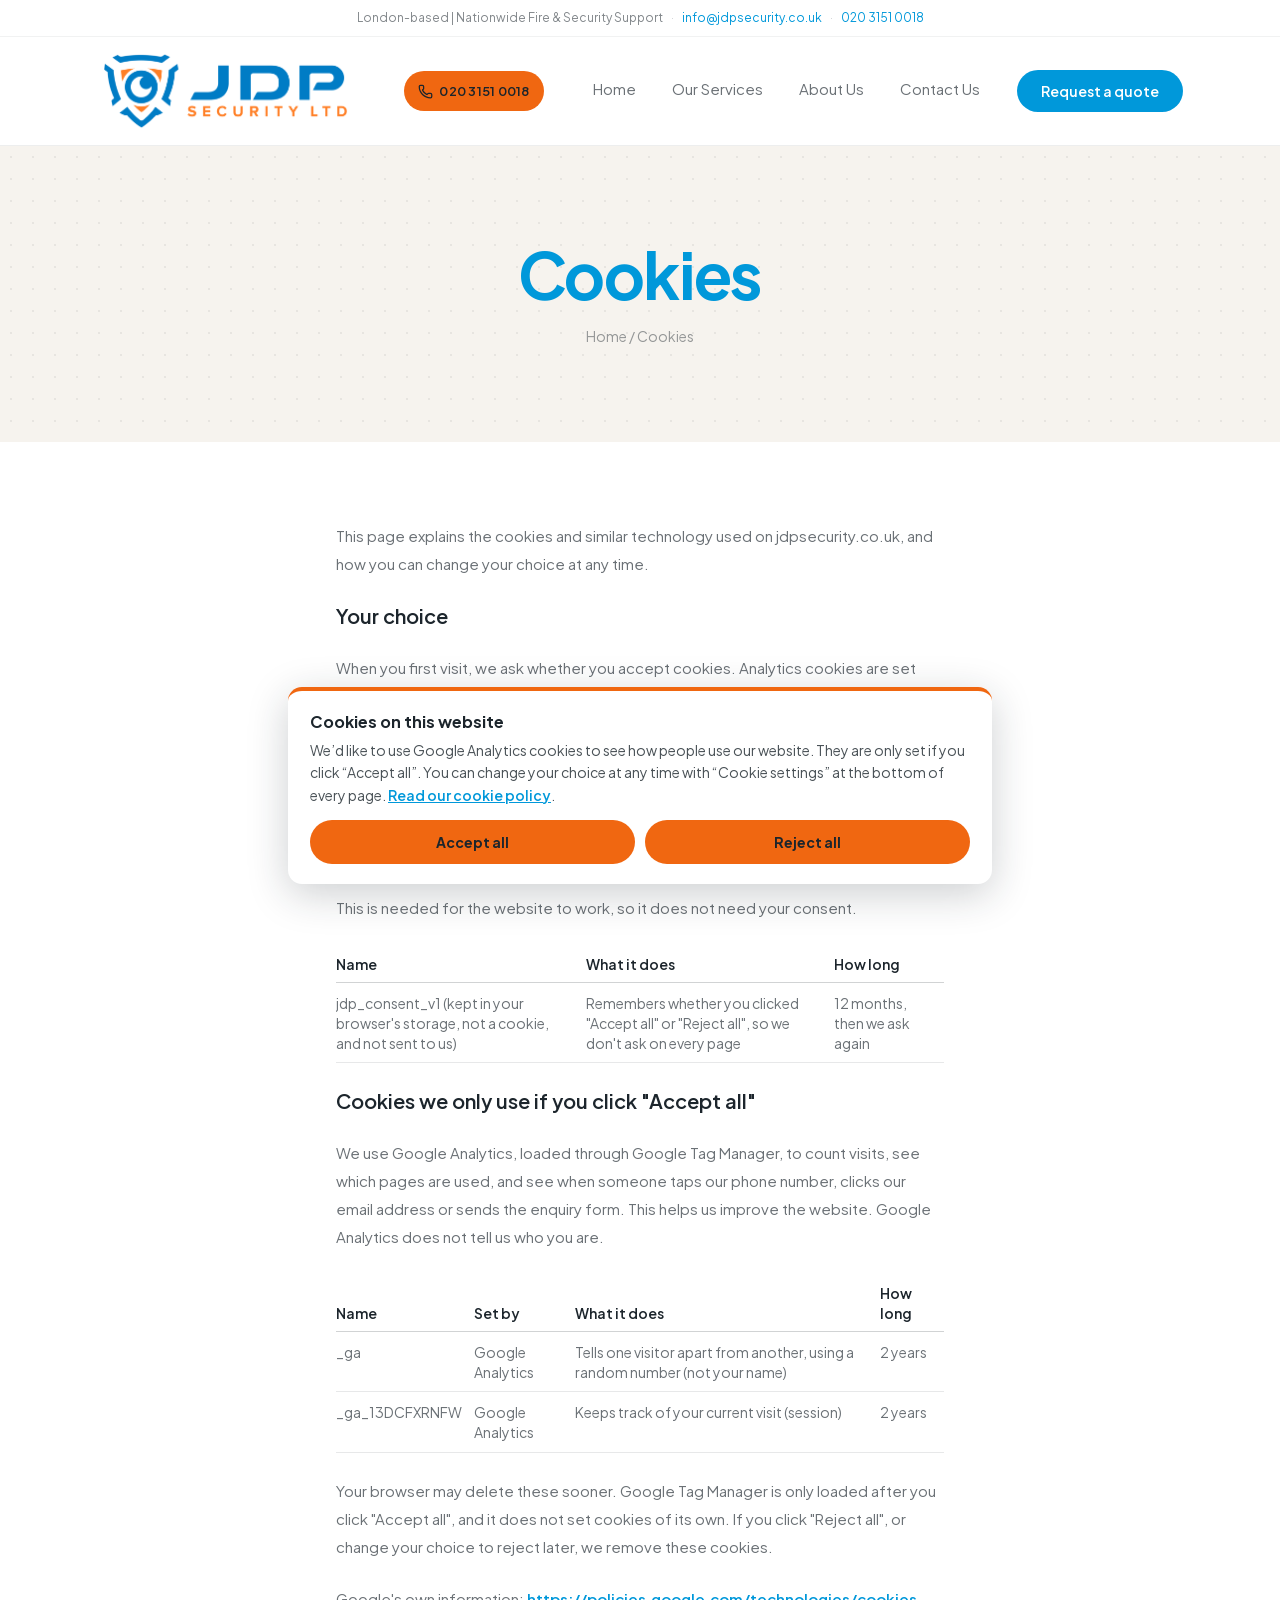
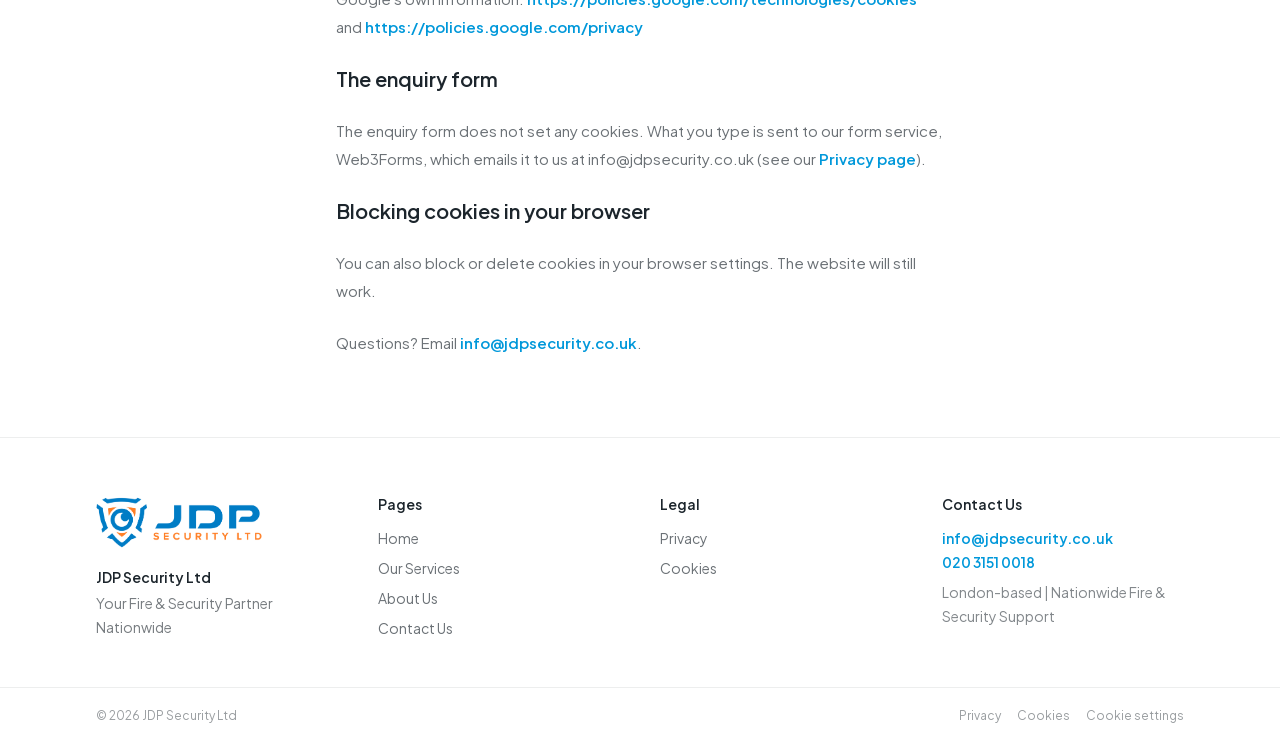
<file: cookies/index.html>
<!DOCTYPE html><html lang="en-GB" class="plus_jakarta_sans_85cc9dcb-module__hEKIaG__variable h-full scroll-smooth antialiased"><head><meta charSet="utf-8"/><meta name="viewport" content="width=device-width, initial-scale=1"/><link rel="preload" href="/_next/static/media/fba5a26ea33df6a3-s.p.18rizl4rsrl42.woff2" as="font" crossorigin="" type="font/woff2"/><link rel="preload" href="/JDP_logo_T.png" as="image"/><link rel="stylesheet" href="/_next/static/chunks/0uj7jf0txa_pq.css" data-precedence="next"/><link rel="preload" as="script" fetchPriority="low" href="/_next/static/chunks/310vm2bl3xxpt.js"/><script src="/_next/static/chunks/19mx3mg6lkumu.js" async=""></script><script src="/_next/static/chunks/3byuobrkyz9bj.js" async=""></script><script src="/_next/static/chunks/344n2zhqbh4pn.js" async=""></script><script src="/_next/static/chunks/turbopack-0aqb5hlrzlk2g.js" async=""></script><script src="/_next/static/chunks/1mo2i-1_v7z2_.js" async="" crossorigin=""></script><script src="/_next/static/chunks/2zvjupfmu_gyi.js" async="" crossorigin=""></script><meta name="theme-color" content="#0098DA"/><title>Cookies — JDP Security Ltd</title><meta name="description" content="How JDP Security Ltd uses cookies on this website, and how to change your choice."/><meta property="og:title" content="JDP Security Ltd — Fire & Security"/><meta property="og:description" content="Tailored fire and security solutions, from installation and maintenance to ongoing support. London-based | Nationwide Fire &amp; Security Support."/><meta property="og:locale" content="en_GB"/><meta property="og:type" content="website"/><meta name="twitter:card" content="summary"/><meta name="twitter:title" content="JDP Security Ltd — Fire & Security"/><meta name="twitter:description" content="Tailored fire and security solutions, from installation and maintenance to ongoing support. London-based | Nationwide Fire &amp; Security Support."/><link rel="icon" href="/favicon.png"/><meta name="next-size-adjust" content=""/><script src="/_next/static/chunks/0cz1d0mv5g_q7.js" noModule=""></script><script id="jdp-consent-default">window.dataLayer=window.dataLayer||[];function gtag(){dataLayer.push(arguments);}gtag("consent","default",{analytics_storage:"denied",ad_storage:"denied",ad_user_data:"denied",ad_personalization:"denied",functionality_storage:"granted",security_storage:"granted",wait_for_update:500});gtag("set","ads_data_redaction",true);gtag("set","url_passthrough",false);</script><script id="jdp-consent-js" src="/jdp-consent.js?v=13p" defer=""></script><script id="jdp-fullnav">(function(){window.addEventListener("click",function(e){if(e.defaultPrevented||e.button!==0||e.metaKey||e.ctrlKey||e.shiftKey||e.altKey)return;var t=e.target,a=t&&t.closest?t.closest("a[href]"):null;if(!a||(a.target&&a.target!=="_self")||a.hasAttribute("download"))return;var u;try{u=new URL(a.href,location.href)}catch(x){return}if(u.origin!==location.origin)return;if(u.hash&&u.pathname===location.pathname&&u.search===location.search)return;e.preventDefault();e.stopImmediatePropagation();location.assign(u.href)},true)})();</script></head><body class="flex min-h-full flex-col bg-white text-ink"><div hidden=""><!--$--><!--/$--></div><a href="#main" class="sr-only focus:not-sr-only focus:absolute focus:top-3 focus:left-3 focus:z-50 focus:rounded-md focus:bg-brand focus:px-4 focus:py-2 focus:text-sm focus:font-semibold focus:text-white">Skip to content</a><header class="sticky top-0 z-40 bg-white transition-shadow duration-200"><div class="border-b border-ink/6 bg-white"><div class="mx-auto flex min-h-9 max-w-[72rem] items-center justify-center px-5 text-center text-[12px] leading-5 text-ink/55 sm:px-8"><span class="truncate">London-based | Nationwide Fire &amp; Security Support<span class="mx-2 text-ink/20">·</span><a href="mailto:info@jdpsecurity.co.uk" class="text-brand hover:underline focus-visible:rounded-sm focus-visible:ring-2 focus-visible:ring-brand focus-visible:outline-none">info@jdpsecurity.co.uk</a><span class="mx-2 text-ink/20">·</span><span class="text-brand">020 3151 0018</span></span></div></div><div class="border-b border-ink/8"><div class="mx-auto flex h-[6rem] max-w-[72rem] items-center justify-between gap-5 px-5 sm:h-[6.75rem] sm:px-8"><a class="shrink-0 rounded-sm focus-visible:ring-2 focus-visible:ring-brand focus-visible:outline-none" aria-label="JDP Security Ltd home" href="/"><img src="/JDP_logo_T.png" alt="JDP Security Ltd" width="4162" height="1350" class="h-[4.5rem] w-auto max-w-none bg-transparent object-contain sm:h-20 lg:h-[5.25rem]"/></a><a href="tel:+442031510018" class="jdp-phone-pill" aria-label="Call 020 3151 0018"><svg xmlns="http://www.w3.org/2000/svg" width="15" height="15" viewBox="0 0 24 24" fill="none" stroke="currentColor" stroke-width="2" stroke-linecap="round" stroke-linejoin="round" aria-hidden="true"><path d="M13.832 16.568a1 1 0 0 0 1.213-.303l.355-.465A2 2 0 0 1 17 15h3a2 2 0 0 1 2 2v3a2 2 0 0 1-2 2A18 18 0 0 1 2 4a2 2 0 0 1 2-2h3a2 2 0 0 1 2 2v3a2 2 0 0 1-.8 1.6l-.468.351a1 1 0 0 0-.292 1.233 14 14 0 0 0 6.392 6.384"></path></svg><span>020 3151 0018</span></a><nav class="hidden items-center gap-7 md:flex lg:gap-9" aria-label="Primary"><a class="relative pb-1 text-[15px] text-ink/65 transition-colors hover:text-ink focus-visible:rounded-sm focus-visible:ring-2 focus-visible:ring-brand focus-visible:outline-none" href="/">Home</a><a class="relative pb-1 text-[15px] text-ink/65 transition-colors hover:text-ink focus-visible:rounded-sm focus-visible:ring-2 focus-visible:ring-brand focus-visible:outline-none" href="/services/">Our Services</a><a class="relative pb-1 text-[15px] text-ink/65 transition-colors hover:text-ink focus-visible:rounded-sm focus-visible:ring-2 focus-visible:ring-brand focus-visible:outline-none" href="/about/">About Us</a><a class="relative pb-1 text-[15px] text-ink/65 transition-colors hover:text-ink focus-visible:rounded-sm focus-visible:ring-2 focus-visible:ring-brand focus-visible:outline-none" href="/contact/">Contact Us</a><a data-slot="button" data-variant="default" data-size="default" class="group/button inline-flex shrink-0 items-center justify-center border border-transparent bg-clip-padding whitespace-nowrap transition-all outline-none select-none focus-visible:border-ring focus-visible:ring-3 focus-visible:ring-ring/50 active:not-aria-[haspopup]:translate-y-px disabled:pointer-events-none disabled:opacity-50 aria-invalid:border-destructive aria-invalid:ring-3 aria-invalid:ring-destructive/20 dark:aria-invalid:border-destructive/50 dark:aria-invalid:ring-destructive/40 [&amp;_svg]:pointer-events-none [&amp;_svg]:shrink-0 [&amp;_svg:not([class*=&#x27;size-&#x27;])]:size-4 gap-1.5 has-data-[icon=inline-end]:pr-2 has-data-[icon=inline-start]:pl-2 h-11 rounded-full bg-brand px-6 text-sm font-semibold text-white hover:bg-brand/90" href="/contact/">Request a quote</a></nav><a href="tel:+442031510018" class="jdp-phone-btn" aria-label="Call 020 3151 0018"><svg xmlns="http://www.w3.org/2000/svg" width="18" height="18" viewBox="0 0 24 24" fill="none" stroke="currentColor" stroke-width="2" stroke-linecap="round" stroke-linejoin="round" aria-hidden="true"><path d="M13.832 16.568a1 1 0 0 0 1.213-.303l.355-.465A2 2 0 0 1 17 15h3a2 2 0 0 1 2 2v3a2 2 0 0 1-2 2A18 18 0 0 1 2 4a2 2 0 0 1 2-2h3a2 2 0 0 1 2 2v3a2 2 0 0 1-.8 1.6l-.468.351a1 1 0 0 0-.292 1.233 14 14 0 0 0 6.392 6.384"></path></svg></a><button type="button" class="inline-flex size-11 items-center justify-center rounded-md text-ink hover:bg-mist focus-visible:ring-2 focus-visible:ring-brand focus-visible:outline-none md:hidden" aria-label="Open menu" aria-expanded="false" aria-controls="mobile-nav"><svg xmlns="http://www.w3.org/2000/svg" width="24" height="24" viewBox="0 0 24 24" fill="none" stroke="currentColor" stroke-width="2" stroke-linecap="round" stroke-linejoin="round" class="lucide lucide-menu size-5" aria-hidden="true"><path d="M4 5h16"></path><path d="M4 12h16"></path><path d="M4 19h16"></path></svg></button></div></div></header><main id="main" class="flex-1"><section class="bg-dot"><div class="mx-auto max-w-[72rem] px-5 py-16 text-center sm:px-8 sm:py-20 lg:py-24"><h1 class="text-[2.75rem] font-bold tracking-tight text-brand sm:text-6xl lg:text-[4rem]">Cookies</h1><p class="mt-5 text-sm text-ink/45"><a class="hover:text-brand focus-visible:rounded-sm focus-visible:ring-2 focus-visible:ring-brand focus-visible:outline-none" href="/">Home</a><span> / <a class="hover:text-brand focus-visible:rounded-sm focus-visible:ring-2 focus-visible:ring-brand focus-visible:outline-none" href="/cookies/">Cookies</a></span></p></div></section><section class="bg-white"><div class="mx-auto max-w-2xl space-y-6 px-5 py-16 text-[15px] leading-7 text-ink/65 sm:px-8 sm:py-20"><p>This page explains the cookies and similar technology used on jdpsecurity.co.uk, and how you can change your choice at any time.</p><h2 class="text-xl font-semibold text-ink">Your choice</h2><p>When you first visit, we ask whether you accept cookies. Analytics cookies are set only if you click &quot;Accept all&quot;. If you click &quot;Reject all&quot;, no analytics or advertising cookies are set, and the website works exactly the same.</p><p>You can change your choice at any time with the &quot;Cookie settings&quot; link at the bottom of every page.</p><h2 class="text-xl font-semibold text-ink">What we always use</h2><p>This is needed for the website to work, so it does not need your consent.</p><div style="overflow-x:auto"><table class="w-full text-sm" style="border-collapse:collapse"><thead><tr><th scope="col" style="text-align:left;vertical-align:bottom;padding:0.5rem 0.75rem 0.5rem 0;border-bottom:1px solid rgba(28,37,44,0.2);font-weight:600;color:#1c252c">Name</th><th scope="col" style="text-align:left;vertical-align:bottom;padding:0.5rem 0.75rem 0.5rem 0;border-bottom:1px solid rgba(28,37,44,0.2);font-weight:600;color:#1c252c">What it does</th><th scope="col" style="text-align:left;vertical-align:bottom;padding:0.5rem 0.75rem 0.5rem 0;border-bottom:1px solid rgba(28,37,44,0.2);font-weight:600;color:#1c252c">How long</th></tr></thead><tbody><tr><td style="text-align:left;vertical-align:top;padding:0.6rem 0.75rem 0.6rem 0;border-bottom:1px solid rgba(28,37,44,0.1)">jdp_consent_v1 (kept in your browser&#x27;s storage, not a cookie, and not sent to us)</td><td style="text-align:left;vertical-align:top;padding:0.6rem 0.75rem 0.6rem 0;border-bottom:1px solid rgba(28,37,44,0.1)">Remembers whether you clicked &quot;Accept all&quot; or &quot;Reject all&quot;, so we don&#x27;t ask on every page</td><td style="text-align:left;vertical-align:top;padding:0.6rem 0.75rem 0.6rem 0;border-bottom:1px solid rgba(28,37,44,0.1)">12 months, then we ask again</td></tr></tbody></table></div><h2 class="text-xl font-semibold text-ink">Cookies we only use if you click &quot;Accept all&quot;</h2><p>We use Google Analytics, loaded through Google Tag Manager, to count visits, see which pages are used, and see when someone taps our phone number, clicks our email address or sends the enquiry form. This helps us improve the website. Google Analytics does not tell us who you are.</p><div style="overflow-x:auto"><table class="w-full text-sm" style="border-collapse:collapse"><thead><tr><th scope="col" style="text-align:left;vertical-align:bottom;padding:0.5rem 0.75rem 0.5rem 0;border-bottom:1px solid rgba(28,37,44,0.2);font-weight:600;color:#1c252c">Name</th><th scope="col" style="text-align:left;vertical-align:bottom;padding:0.5rem 0.75rem 0.5rem 0;border-bottom:1px solid rgba(28,37,44,0.2);font-weight:600;color:#1c252c">Set by</th><th scope="col" style="text-align:left;vertical-align:bottom;padding:0.5rem 0.75rem 0.5rem 0;border-bottom:1px solid rgba(28,37,44,0.2);font-weight:600;color:#1c252c">What it does</th><th scope="col" style="text-align:left;vertical-align:bottom;padding:0.5rem 0.75rem 0.5rem 0;border-bottom:1px solid rgba(28,37,44,0.2);font-weight:600;color:#1c252c">How long</th></tr></thead><tbody><tr><td style="text-align:left;vertical-align:top;padding:0.6rem 0.75rem 0.6rem 0;border-bottom:1px solid rgba(28,37,44,0.1)">_ga</td><td style="text-align:left;vertical-align:top;padding:0.6rem 0.75rem 0.6rem 0;border-bottom:1px solid rgba(28,37,44,0.1)">Google Analytics</td><td style="text-align:left;vertical-align:top;padding:0.6rem 0.75rem 0.6rem 0;border-bottom:1px solid rgba(28,37,44,0.1)">Tells one visitor apart from another, using a random number (not your name)</td><td style="text-align:left;vertical-align:top;padding:0.6rem 0.75rem 0.6rem 0;border-bottom:1px solid rgba(28,37,44,0.1)">2 years</td></tr><tr><td style="text-align:left;vertical-align:top;padding:0.6rem 0.75rem 0.6rem 0;border-bottom:1px solid rgba(28,37,44,0.1)">_ga_13DCFXRNFW</td><td style="text-align:left;vertical-align:top;padding:0.6rem 0.75rem 0.6rem 0;border-bottom:1px solid rgba(28,37,44,0.1)">Google Analytics</td><td style="text-align:left;vertical-align:top;padding:0.6rem 0.75rem 0.6rem 0;border-bottom:1px solid rgba(28,37,44,0.1)">Keeps track of your current visit (session)</td><td style="text-align:left;vertical-align:top;padding:0.6rem 0.75rem 0.6rem 0;border-bottom:1px solid rgba(28,37,44,0.1)">2 years</td></tr></tbody></table></div><p>Your browser may delete these sooner. Google Tag Manager is only loaded after you click &quot;Accept all&quot;, and it does not set cookies of its own. If you click &quot;Reject all&quot;, or change your choice to reject later, we remove these cookies.</p><p style="overflow-wrap:anywhere">Google&#x27;s own information: <a class="font-semibold text-brand hover:underline focus-visible:rounded-sm focus-visible:ring-2 focus-visible:ring-brand focus-visible:outline-none" href="https://policies.google.com/technologies/cookies">https://policies.google.com/technologies/cookies</a> and <a class="font-semibold text-brand hover:underline focus-visible:rounded-sm focus-visible:ring-2 focus-visible:ring-brand focus-visible:outline-none" href="https://policies.google.com/privacy">https://policies.google.com/privacy</a></p><h2 class="text-xl font-semibold text-ink">The enquiry form</h2><p>The enquiry form does not set any cookies. What you type is sent to our form service, Web3Forms, which emails it to us at info@jdpsecurity.co.uk (see our <a class="font-semibold text-brand hover:underline focus-visible:rounded-sm focus-visible:ring-2 focus-visible:ring-brand focus-visible:outline-none" href="/privacy/">Privacy page</a>).</p><h2 class="text-xl font-semibold text-ink">Blocking cookies in your browser</h2><p>You can also block or delete cookies in your browser settings. The website will still work.</p><p>Questions? Email<!-- --> <a class="font-semibold text-brand hover:underline focus-visible:rounded-sm focus-visible:ring-2 focus-visible:ring-brand focus-visible:outline-none" href="mailto:info@jdpsecurity.co.uk">info@jdpsecurity.co.uk</a>.</p></div></section><!--$--><!--/$--></main><footer class="border-t border-ink/8 bg-white"><div class="mx-auto grid max-w-[72rem] gap-12 px-5 py-16 sm:px-8 md:grid-cols-2 lg:grid-cols-4"><div class="lg:col-span-1"><img src="/JDP_logo_T.png" alt="JDP Security Ltd" width="4162" height="1350" class="max-w-none bg-transparent object-contain lg:h-[5.25rem] h-[4.5rem] w-auto sm:h-20"/><p class="mt-5 text-sm font-semibold text-ink">JDP Security Ltd</p><p class="mt-2 max-w-xs text-sm leading-6 text-ink/60">Your Fire &amp; Security Partner Nationwide</p></div><div><p class="text-sm font-semibold text-ink">Pages</p><ul class="mt-4 space-y-2.5 text-sm"><li><a class="text-ink/65 hover:text-brand focus-visible:rounded-sm focus-visible:ring-2 focus-visible:ring-brand focus-visible:outline-none" href="/">Home</a></li><li><a class="text-ink/65 hover:text-brand focus-visible:rounded-sm focus-visible:ring-2 focus-visible:ring-brand focus-visible:outline-none" href="/services/">Our Services</a></li><li><a class="text-ink/65 hover:text-brand focus-visible:rounded-sm focus-visible:ring-2 focus-visible:ring-brand focus-visible:outline-none" href="/about/">About Us</a></li><li><a class="text-ink/65 hover:text-brand focus-visible:rounded-sm focus-visible:ring-2 focus-visible:ring-brand focus-visible:outline-none" href="/contact/">Contact Us</a></li></ul></div><div><p class="text-sm font-semibold text-ink">Legal</p><ul class="mt-4 space-y-2.5 text-sm"><li><a class="text-ink/65 hover:text-brand focus-visible:rounded-sm focus-visible:ring-2 focus-visible:ring-brand focus-visible:outline-none" href="/privacy/">Privacy</a></li><li><a class="text-ink/65 hover:text-brand focus-visible:rounded-sm focus-visible:ring-2 focus-visible:ring-brand focus-visible:outline-none" href="/cookies/">Cookies</a></li></ul></div><div><p class="text-sm font-semibold text-ink">Contact Us</p><p class="mt-4 text-sm"><a class="font-semibold text-brand hover:underline focus-visible:rounded-sm focus-visible:ring-2 focus-visible:ring-brand focus-visible:outline-none" href="mailto:info@jdpsecurity.co.uk">info@jdpsecurity.co.uk</a></p><p class="mt-1 text-sm font-semibold text-brand">020 3151 0018</p><p class="mt-2 text-sm leading-6 text-ink/55">London-based | Nationwide Fire &amp; Security Support</p></div></div><div class="border-t border-ink/8"><div class="mx-auto flex max-w-[72rem] flex-col gap-2 px-5 py-5 text-xs text-ink/45 sm:flex-row sm:items-center sm:justify-between sm:px-8"><p>© <!-- -->2026<!-- --> <!-- -->JDP Security Ltd</p><p class="flex gap-4"><a class="hover:text-brand focus-visible:rounded-sm focus-visible:ring-2 focus-visible:ring-brand focus-visible:outline-none" href="/privacy/">Privacy</a><a class="hover:text-brand focus-visible:rounded-sm focus-visible:ring-2 focus-visible:ring-brand focus-visible:outline-none" href="/cookies/">Cookies</a></p></div></div></footer><script src="/_next/static/chunks/310vm2bl3xxpt.js" id="_R_" async=""></script><script>(self.__next_f=self.__next_f||[]).push([0])</script><script>self.__next_f.push([1,"1:\"$Sreact.fragment\"\n2:I[3020,[\"/_next/static/chunks/1mo2i-1_v7z2_.js\",\"/_next/static/chunks/2zvjupfmu_gyi.js\"],\"SiteHeader\"]\n3:I[39756,[\"/_next/static/chunks/1mo2i-1_v7z2_.js\",\"/_next/static/chunks/2zvjupfmu_gyi.js\"],\"default\"]\n4:I[37457,[\"/_next/static/chunks/1mo2i-1_v7z2_.js\",\"/_next/static/chunks/2zvjupfmu_gyi.js\"],\"default\"]\n5:I[22016,[\"/_next/static/chunks/1mo2i-1_v7z2_.js\",\"/_next/static/chunks/2zvjupfmu_gyi.js\"],\"\"]\nd:I[68027,[\"/_next/static/chunks/1mo2i-1_v7z2_.js\",\"/_next/static/chunks/2zvjupfmu_gyi.js\"],\"default\",1]\n:HL[\"/_next/static/chunks/0uj7jf0txa_pq.css\",\"style\"]\n:HL[\"/_next/static/media/fba5a26ea33df6a3-s.p.18rizl4rsrl42.woff2\",\"font\",{\"crossOrigin\":\"\",\"type\":\"font/woff2\"}]\n:HL[\"/JDP_logo_T.png\",\"image\"]\nb:X\n0:{\"P\":null,\"c\":[\"\",\"cookies\",\"\"],\"q\":\"\",\"i\":false,\"f\":[[[\"\",{\"children\":[\"cookies\",{\"children\":[\"__PAGE__\",{},\"$undefined\",\"$undefined\",4608]},\"$undefined\",\"$undefined\",4608]},\"$undefined\",\"$undefined\",4624],[[\"$\",\"$1\",\"c\",{\"children\":[[[\"$\",\"link\",\"0\",{\"rel\":\"stylesheet\",\"href\":\"/_next/static/chunks/0uj7jf0txa_pq.css\",\"precedence\":\"next\",\"crossOrigin\":\"$undefined\",\"nonce\":\"$undefined\"}],[\"$\",\"script\",\"script-0\",{\"src\":\"/_next/static/chunks/1mo2i-1_v7z2_.js\",\"async\":true,\"nonce\":\"$undefined\"}],[\"$\",\"script\",\"script-1\",{\"src\":\"/_next/static/chunks/2zvjupfmu_gyi.js\",\"async\":true,\"nonce\":\"$undefined\"}]],[\"$\",\"html\",null,{\"lang\":\"en-GB\",\"className\":\"plus_jakarta_sans_85cc9dcb-module__hEKIaG__variable h-full scroll-smooth antialiased\",\"children\":[\"$\",\"body\",null,{\"className\":\"flex min-h-full flex-col bg-white text-ink\",\"children\":[[\"$\",\"a\",null,{\"href\":\"#main\",\"className\":\"sr-only focus:not-sr-only focus:absolute focus:top-3 focus:left-3 focus:z-50 focus:rounded-md focus:bg-brand focus:px-4 focus:py-2 focus:text-sm focus:font-semibold focus:text-white\",\"children\":\"Skip to content\"}],[\"$\",\"$L2\",null,{}],[\"$\",\"main\",null,{\"id\":\"main\",\"className\":\"flex-1\",\"children\":[\"$\",\"$L3\",null,{\"parallelRouterKey\":\"children\",\"error\":\"$undefined\",\"errorStyles\":\"$undefined\",\"errorScripts\":\"$undefined\",\"template\":[\"$\",\"$L4\",null,{}],\"templateStyles\":\"$undefined\",\"templateScripts\":\"$undefined\",\"notFound\":[[\"$\",\"section\",null,{\"className\":\"bg-dot\",\"children\":[\"$\",\"div\",null,{\"className\":\"mx-auto max-w-[72rem] px-5 py-28 text-center sm:px-8\",\"children\":[[\"$\",\"h1\",null,{\"className\":\"text-4xl font-bold tracking-tight text-ink sm:text-5xl\",\"children\":\"That page is not here.\"}],[\"$\",\"p\",null,{\"className\":\"mx-auto mt-5 max-w-md text-[15px] leading-7 text-ink/60\",\"children\":\"The services, about and contact pages are on the menu.\"}],[\"$\",\"$L5\",null,{\"href\":\"/\",\"className\":\"mt-9 inline-flex h-12 items-center rounded-full bg-brand px-7 text-sm font-semibold text-white hover:bg-brand/90 focus-visible:ring-2 focus-visible:ring-brand focus-visible:ring-offset-2 focus-visible:outline-none\",\"children\":\"Back to home\"}]]}]}],[]],\"forbidden\":\"$undefined\",\"unauthorized\":\"$undefined\"}]}],[\"$\",\"footer\",null,{\"className\":\"border-t border-ink/8 bg-white\",\"children\":[[\"$\",\"div\",null,{\"className\":\"mx-auto grid max-w-[72rem] gap-12 px-5 py-16 sm:px-8 md:grid-cols-2 lg:grid-cols-4\",\"children\":[[\"$\",\"div\",null,{\"className\":\"lg:col-span-1\",\"children\":[[\"$\",\"img\",null,{\"src\":\"/JDP_logo_T.png\",\"alt\":\"JDP Security Ltd\",\"width\":4162,\"height\":1350,\"className\":\"max-w-none bg-transparent object-contain lg:h-[5.25rem] h-[4.5rem] w-auto sm:h-20\"}],[\"$\",\"p\",null,{\"className\":\"mt-5 text-sm font-semibold text-ink\",\"children\":\"JDP Security Ltd\"}],[\"$\",\"p\",null,{\"className\":\"mt-2 max-w-xs text-sm leading-6 text-ink/60\",\"children\":\"Your Fire & Security Partner Nationwide\"}]]}],[\"$\",\"div\",null,{\"children\":[[\"$\",\"p\",null,{\"className\":\"text-sm font-semibold text-ink\",\"children\":\"Pages\"}],[\"$\",\"ul\",null,{\"className\":\"mt-4 space-y-2.5 text-sm\",\"children\":[[\"$\",\"li\",\"/\",{\"children\":[\"$\",\"$L5\",null,{\"href\":\"/\",\"className\":\"text-ink/65 hover:text-brand focus-visible:rounded-sm focus-visible:ring-2 focus-visible:ring-brand focus-visible:outline-none\",\"children\":\"Home\"}]}],[\"$\",\"li\",\"/services/\",{\"children\":[\"$\",\"$L5\",null,{\"href\":\"/services/\",\"className\":\"text-ink/65 hover:text-brand focus-visible:rounded-sm focus-visible:ring-2 focus-visible:ring-brand focus-visible:outline-none\",\"children\":\"Our Services\"}]}],[\"$\",\"li\",\"/about/\",{\"children\":[\"$\",\"$L5\",null,{\"href\":\"/about/\",\"className\":\"text-ink/65 hover:text-brand focus-visible:rounded-sm focus-visible:ring-2 focus-visible:ring-brand focus-visible:outline-none\",\"children\":\"About Us\"}]}],[\"$\",\"li\",\"/contact/\",{\"children\":[\"$\",\"$L5\",null,{\"href\":\"/contact/\",\"className\":\"text-ink/65 hover:text-brand focus-visible:rounded-sm focus-visible:ring-2 focus-visible:ring-brand focus-visible:outline-none\",\"children\":\"Contact Us\"}]}]]}]]}],[\"$\",\"div\",null,{\"children\":[[\"$\",\"p\",null,{\"className\":\"text-sm font-semibold text-ink\",\"children\":\"Legal\"}],[\"$\",\"ul\",null,{\"className\":\"mt-4 space-y-2.5 text-sm\",\"children\":[[\"$\",\"li\",\"/privacy/\",{\"children\":[\"$\",\"$L5\",null,{\"href\":\"/privacy/\",\"className\":\"text-ink/65 hover:text-brand focus-visible:rounded-sm focus-visible:ring-2 focus-visible:ring-brand focus-visible:outline-none\",\"children\":\"Privacy\"}]}],\"$L6\"]}]]}],\"$L7\"]}],\"$L8\"]}]]}]}]]}],{\"children\":[\"$L9\",{\"children\":[\"$La\",{},null,false,null]},null,false,\"$b\"]},null,false,null],\"$Lc\",false]],\"m\":\"$undefined\",\"G\":[\"$d\",[\"$Le\"]],\"S\":true,\"h\":null,\"r\":\"$undefined\",\"s\":\"$undefined\",\"a\":\"$undefined\",\"l\":\"$undefined\",\"p\":\"$undefined\",\"d\":\"$undefined\",\"b\":\"ClcQRnR7vYWNh0nhzlem5\"}\nf:I[97367,[\"/_next/static/chunks/1mo2i-1_v7z2_.js\",\"/_next/static/chunks/2zvjupfmu_gyi.js\"],\"OutletBoundary\"]\n10:\"$Sreact.suspense\"\n12:I[97367,[\"/_next/static/chunks/1mo2i-1_v7z2_.js\",\"/_next/static/chunks/2zvjupfmu_gyi.js\"],\"ViewportBoundary\"]\n14:I[97367,[\"/_next/static/chunks/1mo2i-1_v7z2_.js\",\"/_next/static/chunks/2zvjupfmu_gyi.js\"],\"MetadataBoundary\"]\n6:[\"$\",\"li\",\"/cookies/\",{\"children\":[\"$\",\"$L5\",null,{\"href\":\"/cookies/\",\"className\":\"text-ink/65 hover:text-brand focus-visible:rounded-sm focus-visible:ring-2 focus-visible:ring-brand focus-visible:outline-none\",\"children\":\"Cookies\"}]}]\n7:[\"$\",\"div\",null,{\"children\":[[\"$\",\"p\",null,{\"className\":\"text-sm font-semibold text-ink\",\"children\":\"Contact Us\"}],[\"$\",\"p\",null,{\"className\":\"mt-4 text-sm\",\"children\":[\"$\",\"a\",null,{\"className\":\"font-semibold text-brand hover:underline focus-visible:rounded-sm focus-visible:ring-2 focus-visible:ring-brand focus-visible:outline-none\",\"href\":\"mailto:info@jdpsecurity.co.uk\",\"children\":\"info@jdpsecurity.co.uk\"}]}],[\"$\",\"p\",null,{\"className\":\"mt-1 text-sm font-semibold text-brand\",\"children\":\"020 3151 0018\"}],[\"$\",\"p\",null,{\"className\":\"mt-2 text-sm leading-6 text-ink/55\",\"children\":\"London-based | Nationwide Fire & Security Support\"}]]}]\n8:[\"$\",\"div\",null,{\"className\":\"border-t border-ink/8\",\"children\":[\"$\",\"div\",null,{\"className\":\"mx-auto flex max-w-[72rem] flex-col gap-2 px-5 py-5 text-xs text-ink/45 sm:flex-row sm:items-center sm:justify-between sm:px-8\",\"children\":[[\"$\",\"p\",null,{\"children\":[\"© \",2026,\" \",\"JDP Security Ltd\"]}],[\"$\",\"p\",null,{\"className\":\"flex gap-4\",\"children\":[[\"$\",\"$L5\",\"/privacy/\",{\"href\":\"/privacy/\",\"className\":\"hover:text-brand focus-visible:rounded-sm focus-visible:ring-2 focus-visible:ring-brand focus-visible:outline-none\",\"children\":\"Privacy\"}],[\"$\",\"$L5\",\"/cookies/\",{\"href\":\"/cookies/\",\"className\":\"hover:text-brand focus-visible:rounded-sm focus-visible:ring-2 focus-visible:ring-brand focus-visible:outline-none\",\"children\":\"Cookies\"}]]}]]}]}]\n9:[\"$\",\"$1\",\"c\",{\"children\":[null,[\"$\",\"$L3\",null,{\"parallelRouterKey\":\"children\",\"error\":\"$undefined\",\"errorStyles\":\"$undefined\",\"errorScripts\":\"$undefined\",\"template\":[\"$\",\"$L4\",null,{}],\"templateStyles\":\"$undefined\",\"templateScripts\":\"$undefined\",\"notFound\":\"$undefined\",\"forbidden\":\"$undefined\",\"unauthorized\":\"$undefined\"}]]}]\na:[\"$\",\"$1\",\"c\",{\"children\":[[[\"$\",\"section\",null,{\"className\":\"bg-dot\",\"children\":[\"$\",\"div\",null,{\"className\":\"mx-auto max-w-[72rem] px-5 py-16 text-center sm:px-8 sm:py-20 lg:py-24\",\"children\":[[\"$\",\"h1\",null,{\"className\":\"text-[2.75rem] font-bold tracking-tight text-brand sm:text-6xl lg:text-[4rem]\",\"children\":\"Cookies\"}],null,[\"$\",\"p\",null,{\"className\":\"mt-5 text-sm text-ink/45\",\"children\":[[\"$\",\"$L5\",null,{\"href\":\"/\",\"className\":\"hover:text-brand focus-visible:rounded-sm focus-visible:ring-2 focus-visible:ring-brand focus-visible:outline-none\",\"children\":\"Home\"}],[[\"$\",\"span\",\"/cookies/\",{\"children\":[\" / \",[\"$\",\"$L5\",null,{\"href\":\"/cookies/\",\"className\":\"hover:text-brand focus-visible:rounded-sm focus-visible:ring-2 focus-visible:ring-brand focus-visible:outline-none\",\"children\":\"Cookies\"}]]}]]]}]]}]}],[\"$\",\"section\",null,{\"className\":\"bg-white\",\"children\":[\"$\",\"div\",null,{\"className\":\"mx-auto max-w-2xl space-y-6 px-5 py-16 text-[15px] leading-7 text-ink/65 sm:px-8 sm:py-20\",\"children\":[[\"$\",\"p\",null,{\"children\":\"This page explains the cookies and similar technology used on jdpsecurity.co.uk, and how you can change your choice at any time.\"}],[\"$\",\"h2\",null,{\"className\":\"text-xl font-semibold text-ink\",\"children\":\"Your choice\"}],[\"$\",\"p\",null,{\"children\":\"When you first visit, we ask whether you accept cookies. Analytics cookies are set only if you click \\\"Accept all\\\". If you click \\\"Reject all\\\", no analytics or advertising cookies are set, and the website works exactly the same.\"}],[\"$\",\"p\",null,{\"children\":\"You can change your choice at any time with the \\\"Cookie settings\\\" link at the bottom of every page.\"}],[\"$\",\"h2\",null,{\"className\":\"text-xl font-semibold text-ink\",\"children\":\"What we always use\"}],[\"$\",\"p\",null,{\"children\":\"This is needed for the website to work, so it does not need your consent.\"}],[\"$\",\"div\",null,{\"style\":{\"overflowX\":\"auto\"},\"children\":[\"$\",\"table\",null,{\"className\":\"w-full text-sm\",\"style\":{\"borderCollapse\":\"collapse\"},\"children\":[[\"$\",\"thead\",null,{\"children\":[\"$\",\"tr\",null,{\"children\":[[\"$\",\"th\",null,{\"scope\":\"col\",\"style\":{\"textAlign\":\"left\",\"verticalAlign\":\"bottom\",\"padding\":\"0.5rem 0.75rem 0.5rem 0\",\"borderBottom\":\"1px solid rgba(28,37,44,0.2)\",\"fontWeight\":\"600\",\"color\":\"#1c252c\"},\"children\":\"Name\"}],[\"$\",\"th\",null,{\"scope\":\"col\",\"style\":{\"textAlign\":\"left\",\"verticalAlign\":\"bottom\",\"padding\":\"0.5rem 0.75rem 0.5rem 0\",\"borderBottom\":\"1px solid rgba(28,37,44,0.2)\",\"fontWeight\":\"600\",\"color\":\"#1c252c\"},\"children\":\"What it does\"}],[\"$\",\"th\",null,{\"scope\":\"col\",\"style\":{\"textAlign\":\"left\",\"verticalAlign\":\"bottom\",\"padding\":\"0.5rem 0.75rem 0.5rem 0\",\"borderBottom\":\"1px solid rgba(28,37,44,0.2)\",\"fontWeight\":\"600\",\"color\":\"#1c252c\"},\"children\":\"How long\"}]]}]}],[\"$\",\"tbody\",null,{\"children\":[[\"$\",\"tr\",null,{\"children\":[[\"$\",\"td\",null,{\"style\":{\"textAlign\":\"left\",\"verticalAlign\":\"top\",\"padding\":\"0.6rem 0.75rem 0.6rem 0\",\"borderBottom\":\"1px solid rgba(28,37,44,0.1)\"},\"children\":\"jdp_consent_v1 (kept in your browser's storage, not a cookie, and not sent to us)\"}],[\"$\",\"td\",null,{\"style\":{\"textAlign\":\"left\",\"verticalAlign\":\"top\",\"padding\":\"0.6rem 0.75rem 0.6rem 0\",\"borderBottom\":\"1px solid rgba(28,37,44,0.1)\"},\"children\":\"Remembers whether you clicked \\\"Accept all\\\" or \\\"Reject all\\\", so we don't ask on every page\"}],[\"$\",\"td\",null,{\"style\":{\"textAlign\":\"left\",\"verticalAlign\":\"top\",\"padding\":\"0.6rem 0.75rem 0.6rem 0\",\"borderBottom\":\"1px solid rgba(28,37,44,0.1)\"},\"children\":\"12 months, then we ask again\"}]]}]]}]]}]}],[\"$\",\"h2\",null,{\"className\":\"text-xl font-semibold text-ink\",\"children\":\"Cookies we only use if you click \\\"Accept all\\\"\"}],[\"$\",\"p\",null,{\"children\":\"We use Google Analytics, loaded through Google Tag Manager, to count visits, see which pages are used, and see when someone taps our phone number, clicks our email address or sends the enquiry form. This helps us improve the website. Google Analytics does not tell us who you are.\"}],[\"$\",\"div\",null,{\"style\":{\"overflowX\":\"auto\"},\"children\":[\"$\",\"table\",null,{\"className\":\"w-full text-sm\",\"style\":{\"borderCollapse\":\"collapse\"},\"children\":[[\"$\",\"thead\",null,{\"children\":[\"$\",\"tr\",null,{\"children\":[[\"$\",\"th\",null,{\"scope\":\"col\",\"style\":{\"textAlign\":\"left\",\"verticalAlign\":\"bottom\",\"padding\":\"0.5rem 0.75rem 0.5rem 0\",\"borderBottom\":\"1px solid rgba(28,37,44,0.2)\",\"fontWeight\":\"600\",\"color\":\"#1c252c\"},\"children\":\"Name\"}],[\"$\",\"th\",null,{\"scope\":\"col\",\"style\":{\"textAlign\":\"left\",\"verticalAlign\":\"bottom\",\"padding\":\"0.5rem 0.75rem 0.5rem 0\",\"borderBottom\":\"1px solid rgba(28,37,44,0.2)\",\"fontWeight\":\"600\",\"color\":\"#1c252c\"},\"children\":\"Set by\"}],[\"$\",\"th\",null,{\"scope\":\"col\",\"style\":{\"textAlign\":\"left\",\"verticalAlign\":\"bottom\",\"padding\":\"0.5rem 0.75rem 0.5rem 0\",\"borderBottom\":\"1px solid rgba(28,37,44,0.2)\",\"fontWeight\":\"600\",\"color\":\"#1c252c\"},\"children\":\"What it does\"}],[\"$\",\"th\",null,{\"scope\":\"col\",\"style\":{\"textAlign\":\"left\",\"verticalAlign\":\"bottom\",\"padding\":\"0.5rem 0.75rem 0.5rem 0\",\"borderBottom\":\"1px solid rgba(28,37,44,0.2)\",\"fontWeight\":\"600\",\"color\":\"#1c252c\"},\"children\":\"How long\"}]]}]}],[\"$\",\"tbody\",null,{\"children\":[[\"$\",\"tr\",null,{\"children\":[[\"$\",\"td\",null,{\"style\":{\"textAlign\":\"left\",\"verticalAlign\":\"top\",\"padding\":\"0.6rem 0.75rem 0.6rem 0\",\"borderBottom\":\"1px solid rgba(28,37,44,0.1)\"},\"children\":\"_ga\"}],[\"$\",\"td\",null,{\"style\":{\"textAlign\":\"left\",\"verticalAlign\":\"top\",\"padding\":\"0.6rem 0.75rem 0.6rem 0\",\"borderBottom\":\"1px solid rgba(28,37,44,0.1)\"},\"children\":\"Google Analytics\"}],[\"$\",\"td\",null,{\"style\":{\"textAlign\":\"left\",\"verticalAlign\":\"top\",\"padding\":\"0.6rem 0.75rem 0.6rem 0\",\"borderBottom\":\"1px solid rgba(28,37,44,0.1)\"},\"children\":\"Tells one visitor apart from another, using a random number (not your name)\"}],[\"$\",\"td\",null,{\"style\":{\"textAlign\":\"left\",\"verticalAlign\":\"top\",\"padding\":\"0.6rem 0.75rem 0.6rem 0\",\"borderBottom\":\"1px solid rgba(28,37,44,0.1)\"},\"children\":\"2 years\"}]]}],[\"$\",\"tr\",null,{\"children\":[[\"$\",\"td\",null,{\"style\":{\"textAlign\":\"left\",\"verticalAlign\":\"top\",\"padding\":\"0.6rem 0.75rem 0.6rem 0\",\"borderBottom\":\"1px solid rgba(28,37,44,0.1)\"},\"children\":\"_ga_13DCFXRNFW\"}],[\"$\",\"td\",null,{\"style\":{\"textAlign\":\"left\",\"verticalAlign\":\"top\",\"padding\":\"0.6rem 0.75rem 0.6rem 0\",\"borderBottom\":\"1px solid rgba(28,37,44,0.1)\"},\"children\":\"Google Analytics\"}],[\"$\",\"td\",null,{\"style\":{\"textAlign\":\"left\",\"verticalAlign\":\"top\",\"padding\":\"0.6rem 0.75rem 0.6rem 0\",\"borderBottom\":\"1px solid rgba(28,37,44,0.1)\"},\"children\":\"Keeps track of your current visit (session)\"}],[\"$\",\"td\",null,{\"style\":{\"textAlign\":\"left\",\"verticalAlign\":\"top\",\"padding\":\"0.6rem 0.75rem 0.6rem 0\",\"borderBottom\":\"1px solid rgba(28,37,44,0.1)\"},\"children\":\"2 years\"}]]}]]}]]}]}],[\"$\",\"p\",null,{\"children\":\"Your browser may delete these sooner. Google Tag Manager is only loaded after you click \\\"Accept all\\\", and it does not set cookies of its own. If you click \\\"Reject all\\\", or change your choice to reject later, we remove these cookies.\"}],[\"$\",\"p\",null,{\"style\":{\"overflowWrap\":\"anywhere\"},\"children\":[\"Google's own information: \",[\"$\",\"a\",null,{\"className\":\"font-semibold text-brand hover:underline focus-visible:rounded-sm focus-visible:ring-2 focus-visible:ring-brand focus-visible:outline-none\",\"href\":\"https://policies.google.com/technologies/cookies\",\"children\":\"https://policies.google.com/technologies/cookies\"}],\" and \",[\"$\",\"a\",null,{\"className\":\"font-semibold text-brand hover:underline focus-visible:rounded-sm focus-visible:ring-2 focus-visible:ring-brand focus-visible:outline-none\",\"href\":\"https://policies.google.com/privacy\",\"children\":\"https://policies.google.com/privacy\"}]]}],[\"$\",\"h2\",null,{\"className\":\"text-xl font-semibold text-ink\",\"children\":\"The enquiry form\"}],[\"$\",\"p\",null,{\"children\":[\"The enquiry form does not set any cookies. What you type is sent to our form service, Web3Forms, which emails it to us at info@jdpsecurity.co.uk (see our \",[\"$\",\"a\",null,{\"className\":\"font-semibold text-brand hover:underline focus-visible:rounded-sm focus-visible:ring-2 focus-visible:ring-brand focus-visible:outline-none\",\"href\":\"/privacy/\",\"children\":\"Privacy page\"}],\").\"]}],[\"$\",\"h2\",null,{\"className\":\"text-xl font-semibold text-ink\",\"children\":\"Blocking cookies in your browser\"}],[\"$\",\"p\",null,{\"children\":\"You can also block or delete cookies in your browser settings. The website will still work.\"}],[\"$\",\"p\",null,{\"children\":[\"Questions? Email\",\" \",[\"$\",\"a\",null,{\"className\":\"font-semibold text-brand hover:underline focus-visible:rounded-sm focus-visible:ring-2 focus-visible:ring-brand focus-visible:outline-none\",\"href\":\"mailto:info@jdpsecurity.co.uk\",\"children\":\"info@jdpsecurity.co.uk\"}],\".\"]}]]}]}]],null,[\"$\",\"$Lf\",null,{\"children\":[\"$\",\"$10\",null,{\"name\":\"Next.MetadataOutlet\",\"children\":\"$@11\"}]}]]}]\nc:[\"$\",\"$1\",\"h\",{\"children\":[null,[\"$\",\"$L12\",null,{\"children\":\"$L13\"}],[\"$\",\"div\",null,{\"hidden\":true,\"children\":[\"$\",\"$L14\",null,{\"children\":[\"$\",\"$10\",null,{\"name\":\"Next.Metadata\",\"children\":\"$L15\"}]}]}],[\"$\",\"meta\",null,{\"name\":\"next-size-adjust\",\"content\":\"\"}]]}]\ne:[\"$\",\"link\",\"0\",{\"rel\":\"stylesheet\",\"href\":\"/_next/static/chunks/0uj7jf0txa_pq.css\",\"precedence\":\"next\",\"crossOrigin\":\"$undefined\",\"nonce\":\"$undefined\"}]\nb:C\n13:[[\"$\",\"meta\",\"0\",{\"charSet\":\"utf-8\"}],[\"$\",\"meta\",\"1\",{\"name\":\"viewport\",\"content\":\"width=device-width, initial-scale=1\"}],[\"$\",\"meta\",\"2\",{\"name\":\"theme-color\",\"content\":\"#0098DA\"}]]\n16:I[27201,[\"/_next/static/chunks/1mo2i-1_v7z2_.js\",\"/_next/static/chunks/2zvjupfmu_gyi.js\"],\"IconMark\"]\n11:null\n15:[[\"$\",\"title\",\"0\",{\"children\":\"Cookies — JDP Security Ltd\"}],[\"$\",\"meta\",\"1\",{\"name\":\"description\",\"content\":\"How JDP Security Ltd uses cookies on this website, and how to change your choice.\"}],[\"$\",\"meta\",\"2\",{\"property\":\"og:title\",\"content\":\"JDP Security Ltd — Fire & Security\"}],[\"$\",\"meta\",\"3\",{\"property\":\"og:description\",\"content\":\"Tailored fire and security solutions, from installation and maintenance to ongoing support. London-based | Nationwide Fire \u0026 Security Support.\"}],[\"$\",\"meta\",\"4\",{\"property\":\"og:locale\",\"content\":\"en_GB\"}],[\"$\",\"meta\",\"5\",{\"property\":\"og:type\",\"content\":\"website\"}],[\"$\",\"meta\",\"6\",{\"name\":\"twitter:card\",\"content\":\"summary\"}],[\"$\",\"meta\",\"7\",{\"name\":\"twitter:title\",\"content\":\"JDP Security Ltd — Fire & Security\"}],[\"$\",\"meta\",\"8\",{\"name\":\"twitter:description\",\"content\":\"Tailored fire and security solutions, from installation and maintenance to ongoing support. London-based | Nationwide Fire \u0026 Security Support.\"}],[\"$\",\"link\",\"9\",{\"rel\":\"icon\",\"href\":\"/favicon.png\"}],[\"$\",\"$L16\",\"10\",{}]]\n"])</script></body></html>
</file>
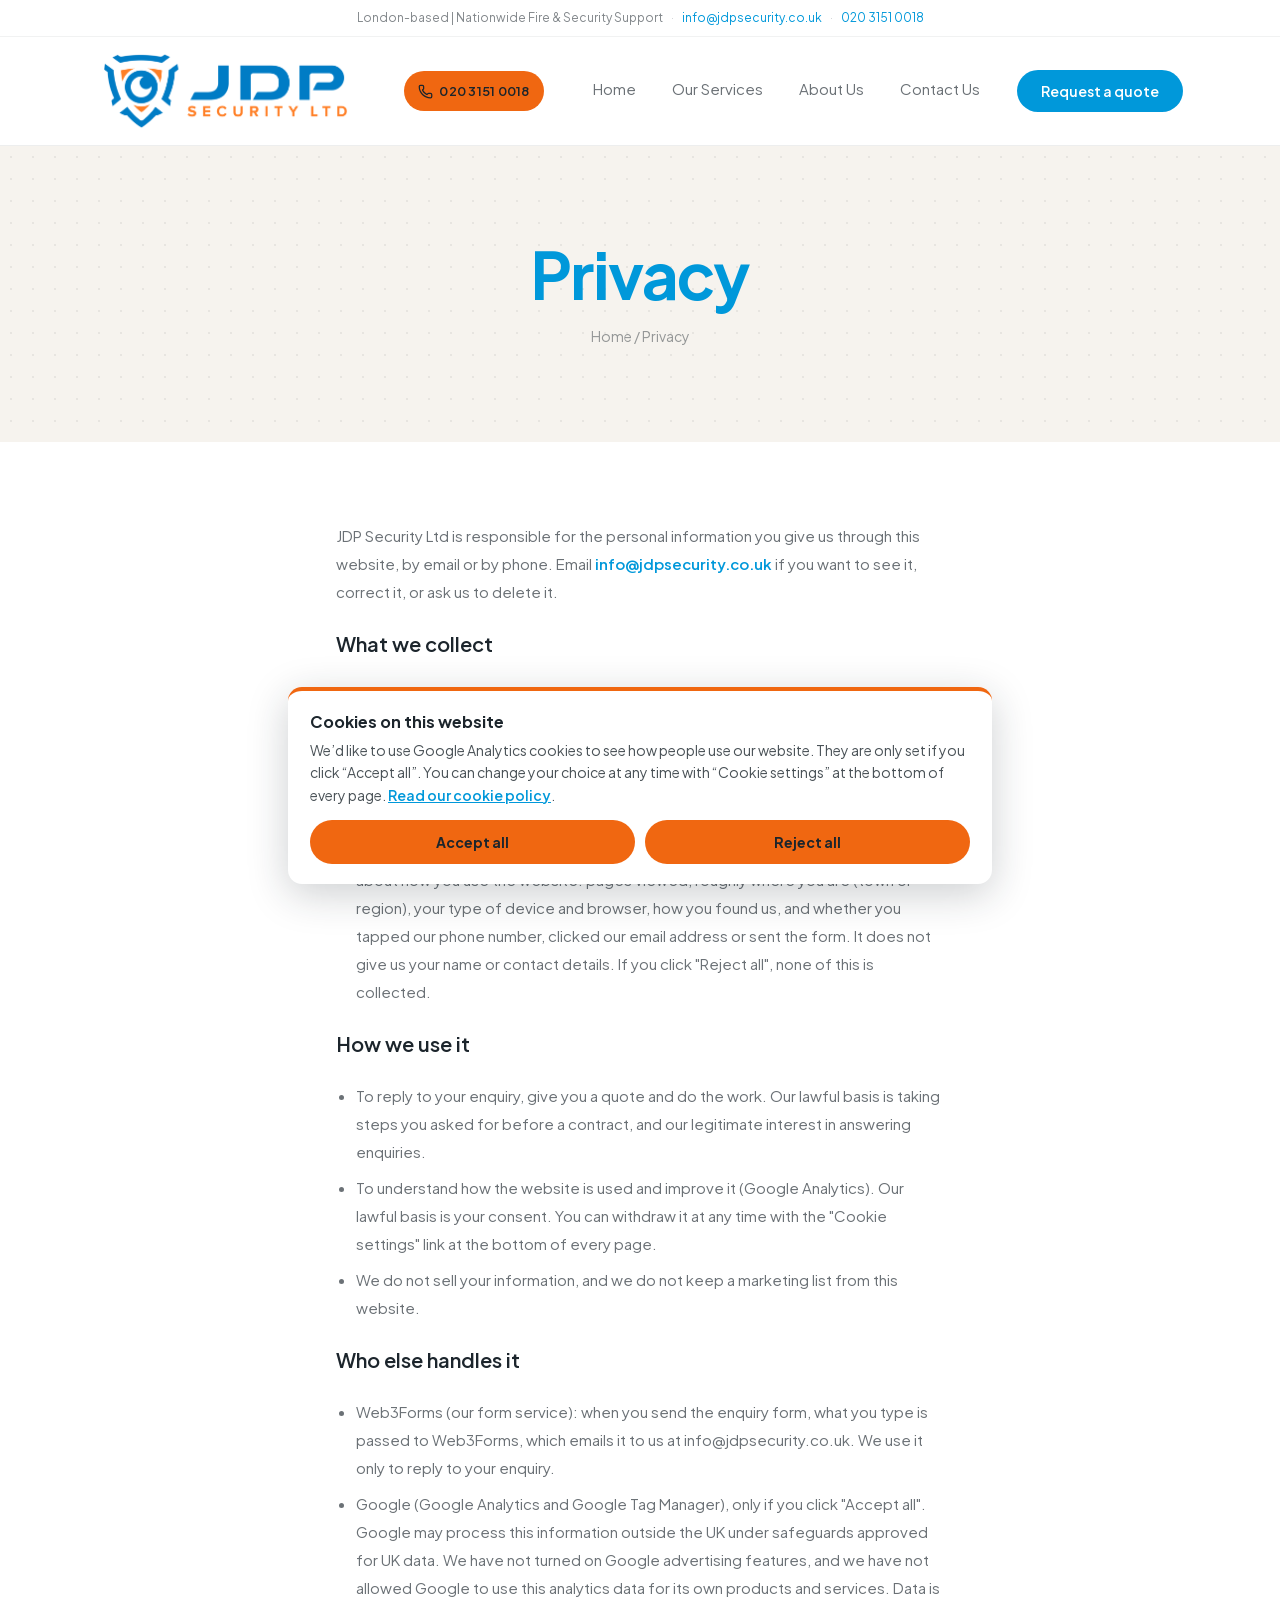
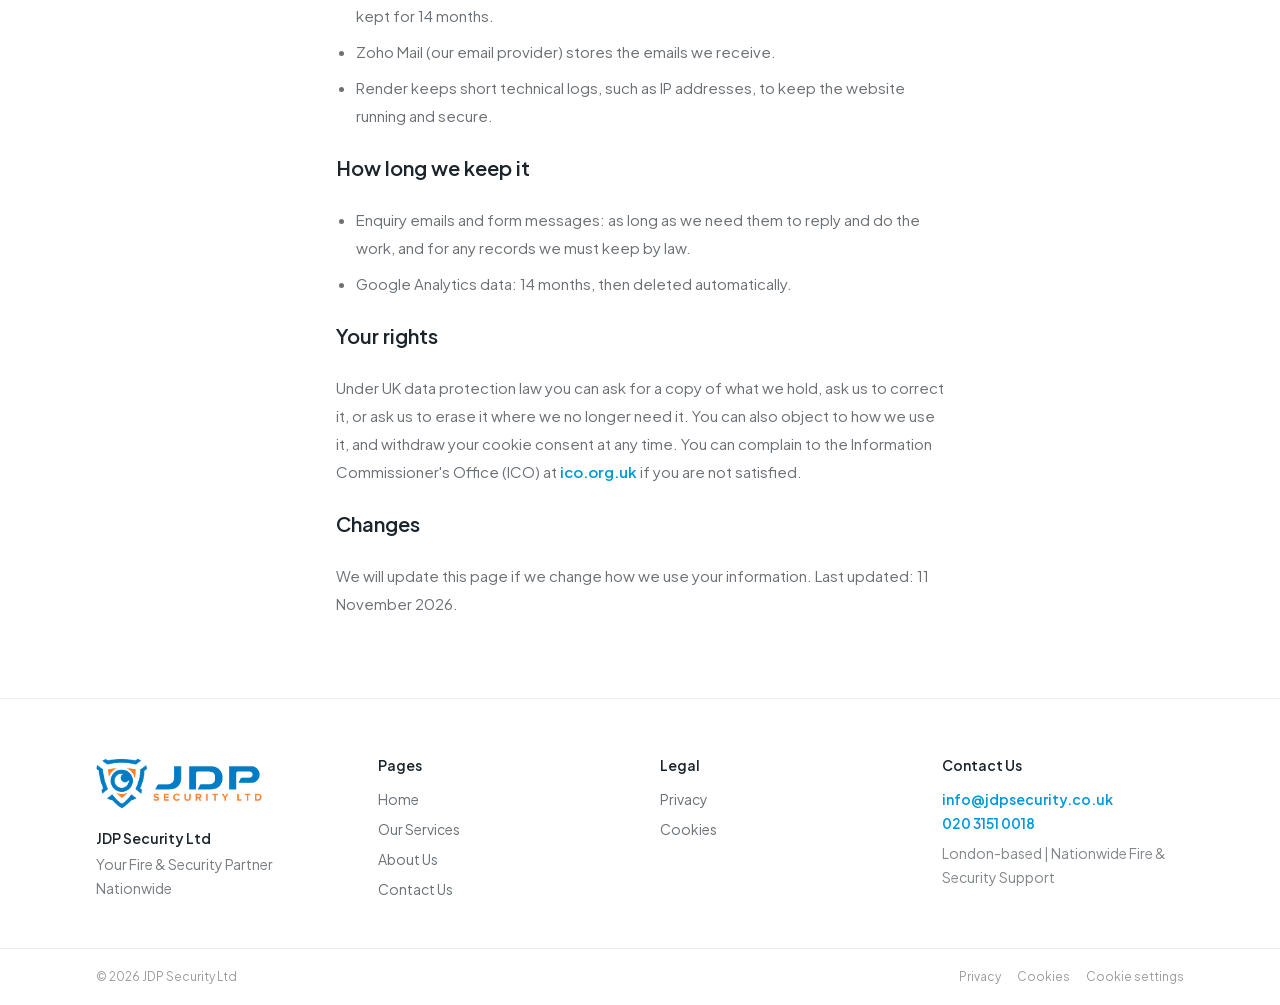
<file: privacy/index.html>
<!DOCTYPE html><html lang="en-GB" class="plus_jakarta_sans_85cc9dcb-module__hEKIaG__variable h-full scroll-smooth antialiased"><head><meta charSet="utf-8"/><meta name="viewport" content="width=device-width, initial-scale=1"/><link rel="preload" href="/_next/static/media/fba5a26ea33df6a3-s.p.18rizl4rsrl42.woff2" as="font" crossorigin="" type="font/woff2"/><link rel="preload" href="/JDP_logo_T.png" as="image"/><link rel="stylesheet" href="/_next/static/chunks/0uj7jf0txa_pq.css" data-precedence="next"/><link rel="preload" as="script" fetchPriority="low" href="/_next/static/chunks/310vm2bl3xxpt.js"/><script src="/_next/static/chunks/19mx3mg6lkumu.js" async=""></script><script src="/_next/static/chunks/3byuobrkyz9bj.js" async=""></script><script src="/_next/static/chunks/344n2zhqbh4pn.js" async=""></script><script src="/_next/static/chunks/turbopack-0aqb5hlrzlk2g.js" async=""></script><script src="/_next/static/chunks/1mo2i-1_v7z2_.js" async="" crossorigin=""></script><script src="/_next/static/chunks/2zvjupfmu_gyi.js" async="" crossorigin=""></script><meta name="theme-color" content="#0098DA"/><title>Privacy — JDP Security Ltd</title><meta name="description" content="How JDP Security Ltd uses the personal information you give us."/><meta property="og:title" content="JDP Security Ltd — Fire & Security"/><meta property="og:description" content="Tailored fire and security solutions, from installation and maintenance to ongoing support. London-based | Nationwide Fire &amp; Security Support."/><meta property="og:locale" content="en_GB"/><meta property="og:type" content="website"/><meta name="twitter:card" content="summary"/><meta name="twitter:title" content="JDP Security Ltd — Fire & Security"/><meta name="twitter:description" content="Tailored fire and security solutions, from installation and maintenance to ongoing support. London-based | Nationwide Fire &amp; Security Support."/><link rel="icon" href="/favicon.png"/><meta name="next-size-adjust" content=""/><script src="/_next/static/chunks/0cz1d0mv5g_q7.js" noModule=""></script><script id="jdp-consent-default">window.dataLayer=window.dataLayer||[];function gtag(){dataLayer.push(arguments);}gtag("consent","default",{analytics_storage:"denied",ad_storage:"denied",ad_user_data:"denied",ad_personalization:"denied",functionality_storage:"granted",security_storage:"granted",wait_for_update:500});gtag("set","ads_data_redaction",true);gtag("set","url_passthrough",false);</script><script id="jdp-consent-js" src="/jdp-consent.js?v=13p" defer=""></script><script id="jdp-fullnav">(function(){window.addEventListener("click",function(e){if(e.defaultPrevented||e.button!==0||e.metaKey||e.ctrlKey||e.shiftKey||e.altKey)return;var t=e.target,a=t&&t.closest?t.closest("a[href]"):null;if(!a||(a.target&&a.target!=="_self")||a.hasAttribute("download"))return;var u;try{u=new URL(a.href,location.href)}catch(x){return}if(u.origin!==location.origin)return;if(u.hash&&u.pathname===location.pathname&&u.search===location.search)return;e.preventDefault();e.stopImmediatePropagation();location.assign(u.href)},true)})();</script></head><body class="flex min-h-full flex-col bg-white text-ink"><div hidden=""><!--$--><!--/$--></div><a href="#main" class="sr-only focus:not-sr-only focus:absolute focus:top-3 focus:left-3 focus:z-50 focus:rounded-md focus:bg-brand focus:px-4 focus:py-2 focus:text-sm focus:font-semibold focus:text-white">Skip to content</a><header class="sticky top-0 z-40 bg-white transition-shadow duration-200"><div class="border-b border-ink/6 bg-white"><div class="mx-auto flex min-h-9 max-w-[72rem] items-center justify-center px-5 text-center text-[12px] leading-5 text-ink/55 sm:px-8"><span class="truncate">London-based | Nationwide Fire &amp; Security Support<span class="mx-2 text-ink/20">·</span><a href="mailto:info@jdpsecurity.co.uk" class="text-brand hover:underline focus-visible:rounded-sm focus-visible:ring-2 focus-visible:ring-brand focus-visible:outline-none">info@jdpsecurity.co.uk</a><span class="mx-2 text-ink/20">·</span><span class="text-brand">020 3151 0018</span></span></div></div><div class="border-b border-ink/8"><div class="mx-auto flex h-[6rem] max-w-[72rem] items-center justify-between gap-5 px-5 sm:h-[6.75rem] sm:px-8"><a class="shrink-0 rounded-sm focus-visible:ring-2 focus-visible:ring-brand focus-visible:outline-none" aria-label="JDP Security Ltd home" href="/"><img src="/JDP_logo_T.png" alt="JDP Security Ltd" width="4162" height="1350" class="h-[4.5rem] w-auto max-w-none bg-transparent object-contain sm:h-20 lg:h-[5.25rem]"/></a><a href="tel:+442031510018" class="jdp-phone-pill" aria-label="Call 020 3151 0018"><svg xmlns="http://www.w3.org/2000/svg" width="15" height="15" viewBox="0 0 24 24" fill="none" stroke="currentColor" stroke-width="2" stroke-linecap="round" stroke-linejoin="round" aria-hidden="true"><path d="M13.832 16.568a1 1 0 0 0 1.213-.303l.355-.465A2 2 0 0 1 17 15h3a2 2 0 0 1 2 2v3a2 2 0 0 1-2 2A18 18 0 0 1 2 4a2 2 0 0 1 2-2h3a2 2 0 0 1 2 2v3a2 2 0 0 1-.8 1.6l-.468.351a1 1 0 0 0-.292 1.233 14 14 0 0 0 6.392 6.384"></path></svg><span>020 3151 0018</span></a><nav class="hidden items-center gap-7 md:flex lg:gap-9" aria-label="Primary"><a class="relative pb-1 text-[15px] text-ink/65 transition-colors hover:text-ink focus-visible:rounded-sm focus-visible:ring-2 focus-visible:ring-brand focus-visible:outline-none" href="/">Home</a><a class="relative pb-1 text-[15px] text-ink/65 transition-colors hover:text-ink focus-visible:rounded-sm focus-visible:ring-2 focus-visible:ring-brand focus-visible:outline-none" href="/services/">Our Services</a><a class="relative pb-1 text-[15px] text-ink/65 transition-colors hover:text-ink focus-visible:rounded-sm focus-visible:ring-2 focus-visible:ring-brand focus-visible:outline-none" href="/about/">About Us</a><a class="relative pb-1 text-[15px] text-ink/65 transition-colors hover:text-ink focus-visible:rounded-sm focus-visible:ring-2 focus-visible:ring-brand focus-visible:outline-none" href="/contact/">Contact Us</a><a data-slot="button" data-variant="default" data-size="default" class="group/button inline-flex shrink-0 items-center justify-center border border-transparent bg-clip-padding whitespace-nowrap transition-all outline-none select-none focus-visible:border-ring focus-visible:ring-3 focus-visible:ring-ring/50 active:not-aria-[haspopup]:translate-y-px disabled:pointer-events-none disabled:opacity-50 aria-invalid:border-destructive aria-invalid:ring-3 aria-invalid:ring-destructive/20 dark:aria-invalid:border-destructive/50 dark:aria-invalid:ring-destructive/40 [&amp;_svg]:pointer-events-none [&amp;_svg]:shrink-0 [&amp;_svg:not([class*=&#x27;size-&#x27;])]:size-4 gap-1.5 has-data-[icon=inline-end]:pr-2 has-data-[icon=inline-start]:pl-2 h-11 rounded-full bg-brand px-6 text-sm font-semibold text-white hover:bg-brand/90" href="/contact/">Request a quote</a></nav><a href="tel:+442031510018" class="jdp-phone-btn" aria-label="Call 020 3151 0018"><svg xmlns="http://www.w3.org/2000/svg" width="18" height="18" viewBox="0 0 24 24" fill="none" stroke="currentColor" stroke-width="2" stroke-linecap="round" stroke-linejoin="round" aria-hidden="true"><path d="M13.832 16.568a1 1 0 0 0 1.213-.303l.355-.465A2 2 0 0 1 17 15h3a2 2 0 0 1 2 2v3a2 2 0 0 1-2 2A18 18 0 0 1 2 4a2 2 0 0 1 2-2h3a2 2 0 0 1 2 2v3a2 2 0 0 1-.8 1.6l-.468.351a1 1 0 0 0-.292 1.233 14 14 0 0 0 6.392 6.384"></path></svg></a><button type="button" class="inline-flex size-11 items-center justify-center rounded-md text-ink hover:bg-mist focus-visible:ring-2 focus-visible:ring-brand focus-visible:outline-none md:hidden" aria-label="Open menu" aria-expanded="false" aria-controls="mobile-nav"><svg xmlns="http://www.w3.org/2000/svg" width="24" height="24" viewBox="0 0 24 24" fill="none" stroke="currentColor" stroke-width="2" stroke-linecap="round" stroke-linejoin="round" class="lucide lucide-menu size-5" aria-hidden="true"><path d="M4 5h16"></path><path d="M4 12h16"></path><path d="M4 19h16"></path></svg></button></div></div></header><main id="main" class="flex-1"><section class="bg-dot"><div class="mx-auto max-w-[72rem] px-5 py-16 text-center sm:px-8 sm:py-20 lg:py-24"><h1 class="text-[2.75rem] font-bold tracking-tight text-brand sm:text-6xl lg:text-[4rem]">Privacy</h1><p class="mt-5 text-sm text-ink/45"><a class="hover:text-brand focus-visible:rounded-sm focus-visible:ring-2 focus-visible:ring-brand focus-visible:outline-none" href="/">Home</a><span> / <a class="hover:text-brand focus-visible:rounded-sm focus-visible:ring-2 focus-visible:ring-brand focus-visible:outline-none" href="/privacy/">Privacy</a></span></p></div></section><section class="bg-white"><div class="mx-auto max-w-2xl space-y-6 px-5 py-16 text-[15px] leading-7 text-ink/65 sm:px-8 sm:py-20"><p>JDP Security Ltd is responsible for the personal information you give us through this website, by email or by phone. Email <a class="font-semibold text-brand hover:underline focus-visible:rounded-sm focus-visible:ring-2 focus-visible:ring-brand focus-visible:outline-none" href="mailto:info@jdpsecurity.co.uk">info@jdpsecurity.co.uk</a> if you want to see it, correct it, or ask us to delete it.</p><h2 class="text-xl font-semibold text-ink">What we collect</h2><ul class="space-y-2" style="list-style-type:disc;padding-left:1.25rem"><li>If you email or phone us, we receive your contact details and message, usually your name, email address, phone number, site address, existing system and what you need.</li><li>If you send the enquiry form, we receive your name, email address, phone number (if you give it), site address, existing system and how we can help.</li><li>If you click &quot;Accept all&quot; on our cookie banner, Google Analytics collects information about how you use the website: pages viewed, roughly where you are (town or region), your type of device and browser, how you found us, and whether you tapped our phone number, clicked our email address or sent the form. It does not give us your name or contact details. If you click &quot;Reject all&quot;, none of this is collected.</li></ul><h2 class="text-xl font-semibold text-ink">How we use it</h2><ul class="space-y-2" style="list-style-type:disc;padding-left:1.25rem"><li>To reply to your enquiry, give you a quote and do the work. Our lawful basis is taking steps you asked for before a contract, and our legitimate interest in answering enquiries.</li><li>To understand how the website is used and improve it (Google Analytics). Our lawful basis is your consent. You can withdraw it at any time with the &quot;Cookie settings&quot; link at the bottom of every page.</li><li>We do not sell your information, and we do not keep a marketing list from this website.</li></ul><h2 class="text-xl font-semibold text-ink">Who else handles it</h2><ul class="space-y-2" style="list-style-type:disc;padding-left:1.25rem"><li>Web3Forms (our form service): when you send the enquiry form, what you type is passed to Web3Forms, which emails it to us at info@jdpsecurity.co.uk. We use it only to reply to your enquiry.</li><li>Google (Google Analytics and Google Tag Manager), only if you click &quot;Accept all&quot;. Google may process this information outside the UK under safeguards approved for UK data. We have not turned on Google advertising features, and we have not allowed Google to use this analytics data for its own products and services. Data is kept for 14 months.</li><li>Zoho Mail (our email provider) stores the emails we receive.</li><li>Render keeps short technical logs, such as IP addresses, to keep the website running and secure.</li></ul><h2 class="text-xl font-semibold text-ink">How long we keep it</h2><ul class="space-y-2" style="list-style-type:disc;padding-left:1.25rem"><li>Enquiry emails and form messages: as long as we need them to reply and do the work, and for any records we must keep by law.</li><li>Google Analytics data: 14 months, then deleted automatically.</li></ul><h2 class="text-xl font-semibold text-ink">Your rights</h2><p>Under UK data protection law you can ask for a copy of what we hold, ask us to correct it, or ask us to erase it where we no longer need it. You can also object to how we use it, and withdraw your cookie consent at any time. You can complain to the Information Commissioner&#x27;s Office (ICO) at <a class="font-semibold text-brand hover:underline focus-visible:rounded-sm focus-visible:ring-2 focus-visible:ring-brand focus-visible:outline-none" href="https://ico.org.uk">ico.org.uk</a> if you are not satisfied.</p><h2 class="text-xl font-semibold text-ink">Changes</h2><p>We will update this page if we change how we use your information. Last updated: 11 November 2026.</p></div></section><!--$--><!--/$--></main><footer class="border-t border-ink/8 bg-white"><div class="mx-auto grid max-w-[72rem] gap-12 px-5 py-16 sm:px-8 md:grid-cols-2 lg:grid-cols-4"><div class="lg:col-span-1"><img src="/JDP_logo_T.png" alt="JDP Security Ltd" width="4162" height="1350" class="max-w-none bg-transparent object-contain lg:h-[5.25rem] h-[4.5rem] w-auto sm:h-20"/><p class="mt-5 text-sm font-semibold text-ink">JDP Security Ltd</p><p class="mt-2 max-w-xs text-sm leading-6 text-ink/60">Your Fire &amp; Security Partner Nationwide</p></div><div><p class="text-sm font-semibold text-ink">Pages</p><ul class="mt-4 space-y-2.5 text-sm"><li><a class="text-ink/65 hover:text-brand focus-visible:rounded-sm focus-visible:ring-2 focus-visible:ring-brand focus-visible:outline-none" href="/">Home</a></li><li><a class="text-ink/65 hover:text-brand focus-visible:rounded-sm focus-visible:ring-2 focus-visible:ring-brand focus-visible:outline-none" href="/services/">Our Services</a></li><li><a class="text-ink/65 hover:text-brand focus-visible:rounded-sm focus-visible:ring-2 focus-visible:ring-brand focus-visible:outline-none" href="/about/">About Us</a></li><li><a class="text-ink/65 hover:text-brand focus-visible:rounded-sm focus-visible:ring-2 focus-visible:ring-brand focus-visible:outline-none" href="/contact/">Contact Us</a></li></ul></div><div><p class="text-sm font-semibold text-ink">Legal</p><ul class="mt-4 space-y-2.5 text-sm"><li><a class="text-ink/65 hover:text-brand focus-visible:rounded-sm focus-visible:ring-2 focus-visible:ring-brand focus-visible:outline-none" href="/privacy/">Privacy</a></li><li><a class="text-ink/65 hover:text-brand focus-visible:rounded-sm focus-visible:ring-2 focus-visible:ring-brand focus-visible:outline-none" href="/cookies/">Cookies</a></li></ul></div><div><p class="text-sm font-semibold text-ink">Contact Us</p><p class="mt-4 text-sm"><a class="font-semibold text-brand hover:underline focus-visible:rounded-sm focus-visible:ring-2 focus-visible:ring-brand focus-visible:outline-none" href="mailto:info@jdpsecurity.co.uk">info@jdpsecurity.co.uk</a></p><p class="mt-1 text-sm font-semibold text-brand">020 3151 0018</p><p class="mt-2 text-sm leading-6 text-ink/55">London-based | Nationwide Fire &amp; Security Support</p></div></div><div class="border-t border-ink/8"><div class="mx-auto flex max-w-[72rem] flex-col gap-2 px-5 py-5 text-xs text-ink/45 sm:flex-row sm:items-center sm:justify-between sm:px-8"><p>© <!-- -->2026<!-- --> <!-- -->JDP Security Ltd</p><p class="flex gap-4"><a class="hover:text-brand focus-visible:rounded-sm focus-visible:ring-2 focus-visible:ring-brand focus-visible:outline-none" href="/privacy/">Privacy</a><a class="hover:text-brand focus-visible:rounded-sm focus-visible:ring-2 focus-visible:ring-brand focus-visible:outline-none" href="/cookies/">Cookies</a></p></div></div></footer><script src="/_next/static/chunks/310vm2bl3xxpt.js" id="_R_" async=""></script><script>(self.__next_f=self.__next_f||[]).push([0])</script><script>self.__next_f.push([1,"1:\"$Sreact.fragment\"\n2:I[3020,[\"/_next/static/chunks/1mo2i-1_v7z2_.js\",\"/_next/static/chunks/2zvjupfmu_gyi.js\"],\"SiteHeader\"]\n3:I[39756,[\"/_next/static/chunks/1mo2i-1_v7z2_.js\",\"/_next/static/chunks/2zvjupfmu_gyi.js\"],\"default\"]\n4:I[37457,[\"/_next/static/chunks/1mo2i-1_v7z2_.js\",\"/_next/static/chunks/2zvjupfmu_gyi.js\"],\"default\"]\n5:I[22016,[\"/_next/static/chunks/1mo2i-1_v7z2_.js\",\"/_next/static/chunks/2zvjupfmu_gyi.js\"],\"\"]\nd:I[68027,[\"/_next/static/chunks/1mo2i-1_v7z2_.js\",\"/_next/static/chunks/2zvjupfmu_gyi.js\"],\"default\",1]\n:HL[\"/_next/static/chunks/0uj7jf0txa_pq.css\",\"style\"]\n:HL[\"/_next/static/media/fba5a26ea33df6a3-s.p.18rizl4rsrl42.woff2\",\"font\",{\"crossOrigin\":\"\",\"type\":\"font/woff2\"}]\n:HL[\"/JDP_logo_T.png\",\"image\"]\nb:X\n0:{\"P\":null,\"c\":[\"\",\"privacy\",\"\"],\"q\":\"\",\"i\":false,\"f\":[[[\"\",{\"children\":[\"privacy\",{\"children\":[\"__PAGE__\",{},\"$undefined\",\"$undefined\",4608]},\"$undefined\",\"$undefined\",4608]},\"$undefined\",\"$undefined\",4624],[[\"$\",\"$1\",\"c\",{\"children\":[[[\"$\",\"link\",\"0\",{\"rel\":\"stylesheet\",\"href\":\"/_next/static/chunks/0uj7jf0txa_pq.css\",\"precedence\":\"next\",\"crossOrigin\":\"$undefined\",\"nonce\":\"$undefined\"}],[\"$\",\"script\",\"script-0\",{\"src\":\"/_next/static/chunks/1mo2i-1_v7z2_.js\",\"async\":true,\"nonce\":\"$undefined\"}],[\"$\",\"script\",\"script-1\",{\"src\":\"/_next/static/chunks/2zvjupfmu_gyi.js\",\"async\":true,\"nonce\":\"$undefined\"}]],[\"$\",\"html\",null,{\"lang\":\"en-GB\",\"className\":\"plus_jakarta_sans_85cc9dcb-module__hEKIaG__variable h-full scroll-smooth antialiased\",\"children\":[\"$\",\"body\",null,{\"className\":\"flex min-h-full flex-col bg-white text-ink\",\"children\":[[\"$\",\"a\",null,{\"href\":\"#main\",\"className\":\"sr-only focus:not-sr-only focus:absolute focus:top-3 focus:left-3 focus:z-50 focus:rounded-md focus:bg-brand focus:px-4 focus:py-2 focus:text-sm focus:font-semibold focus:text-white\",\"children\":\"Skip to content\"}],[\"$\",\"$L2\",null,{}],[\"$\",\"main\",null,{\"id\":\"main\",\"className\":\"flex-1\",\"children\":[\"$\",\"$L3\",null,{\"parallelRouterKey\":\"children\",\"error\":\"$undefined\",\"errorStyles\":\"$undefined\",\"errorScripts\":\"$undefined\",\"template\":[\"$\",\"$L4\",null,{}],\"templateStyles\":\"$undefined\",\"templateScripts\":\"$undefined\",\"notFound\":[[\"$\",\"section\",null,{\"className\":\"bg-dot\",\"children\":[\"$\",\"div\",null,{\"className\":\"mx-auto max-w-[72rem] px-5 py-28 text-center sm:px-8\",\"children\":[[\"$\",\"h1\",null,{\"className\":\"text-4xl font-bold tracking-tight text-ink sm:text-5xl\",\"children\":\"That page is not here.\"}],[\"$\",\"p\",null,{\"className\":\"mx-auto mt-5 max-w-md text-[15px] leading-7 text-ink/60\",\"children\":\"The services, about and contact pages are on the menu.\"}],[\"$\",\"$L5\",null,{\"href\":\"/\",\"className\":\"mt-9 inline-flex h-12 items-center rounded-full bg-brand px-7 text-sm font-semibold text-white hover:bg-brand/90 focus-visible:ring-2 focus-visible:ring-brand focus-visible:ring-offset-2 focus-visible:outline-none\",\"children\":\"Back to home\"}]]}]}],[]],\"forbidden\":\"$undefined\",\"unauthorized\":\"$undefined\"}]}],[\"$\",\"footer\",null,{\"className\":\"border-t border-ink/8 bg-white\",\"children\":[[\"$\",\"div\",null,{\"className\":\"mx-auto grid max-w-[72rem] gap-12 px-5 py-16 sm:px-8 md:grid-cols-2 lg:grid-cols-4\",\"children\":[[\"$\",\"div\",null,{\"className\":\"lg:col-span-1\",\"children\":[[\"$\",\"img\",null,{\"src\":\"/JDP_logo_T.png\",\"alt\":\"JDP Security Ltd\",\"width\":4162,\"height\":1350,\"className\":\"max-w-none bg-transparent object-contain lg:h-[5.25rem] h-[4.5rem] w-auto sm:h-20\"}],[\"$\",\"p\",null,{\"className\":\"mt-5 text-sm font-semibold text-ink\",\"children\":\"JDP Security Ltd\"}],[\"$\",\"p\",null,{\"className\":\"mt-2 max-w-xs text-sm leading-6 text-ink/60\",\"children\":\"Your Fire & Security Partner Nationwide\"}]]}],[\"$\",\"div\",null,{\"children\":[[\"$\",\"p\",null,{\"className\":\"text-sm font-semibold text-ink\",\"children\":\"Pages\"}],[\"$\",\"ul\",null,{\"className\":\"mt-4 space-y-2.5 text-sm\",\"children\":[[\"$\",\"li\",\"/\",{\"children\":[\"$\",\"$L5\",null,{\"href\":\"/\",\"className\":\"text-ink/65 hover:text-brand focus-visible:rounded-sm focus-visible:ring-2 focus-visible:ring-brand focus-visible:outline-none\",\"children\":\"Home\"}]}],[\"$\",\"li\",\"/services/\",{\"children\":[\"$\",\"$L5\",null,{\"href\":\"/services/\",\"className\":\"text-ink/65 hover:text-brand focus-visible:rounded-sm focus-visible:ring-2 focus-visible:ring-brand focus-visible:outline-none\",\"children\":\"Our Services\"}]}],[\"$\",\"li\",\"/about/\",{\"children\":[\"$\",\"$L5\",null,{\"href\":\"/about/\",\"className\":\"text-ink/65 hover:text-brand focus-visible:rounded-sm focus-visible:ring-2 focus-visible:ring-brand focus-visible:outline-none\",\"children\":\"About Us\"}]}],[\"$\",\"li\",\"/contact/\",{\"children\":[\"$\",\"$L5\",null,{\"href\":\"/contact/\",\"className\":\"text-ink/65 hover:text-brand focus-visible:rounded-sm focus-visible:ring-2 focus-visible:ring-brand focus-visible:outline-none\",\"children\":\"Contact Us\"}]}]]}]]}],[\"$\",\"div\",null,{\"children\":[[\"$\",\"p\",null,{\"className\":\"text-sm font-semibold text-ink\",\"children\":\"Legal\"}],[\"$\",\"ul\",null,{\"className\":\"mt-4 space-y-2.5 text-sm\",\"children\":[[\"$\",\"li\",\"/privacy/\",{\"children\":[\"$\",\"$L5\",null,{\"href\":\"/privacy/\",\"className\":\"text-ink/65 hover:text-brand focus-visible:rounded-sm focus-visible:ring-2 focus-visible:ring-brand focus-visible:outline-none\",\"children\":\"Privacy\"}]}],\"$L6\"]}]]}],\"$L7\"]}],\"$L8\"]}]]}]}]]}],{\"children\":[\"$L9\",{\"children\":[\"$La\",{},null,false,null]},null,false,\"$b\"]},null,false,null],\"$Lc\",false]],\"m\":\"$undefined\",\"G\":[\"$d\",[\"$Le\"]],\"S\":true,\"h\":null,\"r\":\"$undefined\",\"s\":\"$undefined\",\"a\":\"$undefined\",\"l\":\"$undefined\",\"p\":\"$undefined\",\"d\":\"$undefined\",\"b\":\"ClcQRnR7vYWNh0nhzlem5\"}\nf:I[97367,[\"/_next/static/chunks/1mo2i-1_v7z2_.js\",\"/_next/static/chunks/2zvjupfmu_gyi.js\"],\"OutletBoundary\"]\n10:\"$Sreact.suspense\"\n12:I[97367,[\"/_next/static/chunks/1mo2i-1_v7z2_.js\",\"/_next/static/chunks/2zvjupfmu_gyi.js\"],\"ViewportBoundary\"]\n14:I[97367,[\"/_next/static/chunks/1mo2i-1_v7z2_.js\",\"/_next/static/chunks/2zvjupfmu_gyi.js\"],\"MetadataBoundary\"]\n6:[\"$\",\"li\",\"/cookies/\",{\"children\":[\"$\",\"$L5\",null,{\"href\":\"/cookies/\",\"className\":\"text-ink/65 hover:text-brand focus-visible:rounded-sm focus-visible:ring-2 focus-visible:ring-brand focus-visible:outline-none\",\"children\":\"Cookies\"}]}]\n7:[\"$\",\"div\",null,{\"children\":[[\"$\",\"p\",null,{\"className\":\"text-sm font-semibold text-ink\",\"children\":\"Contact Us\"}],[\"$\",\"p\",null,{\"className\":\"mt-4 text-sm\",\"children\":[\"$\",\"a\",null,{\"className\":\"font-semibold text-brand hover:underline focus-visible:rounded-sm focus-visible:ring-2 focus-visible:ring-brand focus-visible:outline-none\",\"href\":\"mailto:info@jdpsecurity.co.uk\",\"children\":\"info@jdpsecurity.co.uk\"}]}],[\"$\",\"p\",null,{\"className\":\"mt-1 text-sm font-semibold text-brand\",\"children\":\"020 3151 0018\"}],[\"$\",\"p\",null,{\"className\":\"mt-2 text-sm leading-6 text-ink/55\",\"children\":\"London-based | Nationwide Fire & Security Support\"}]]}]\n8:[\"$\",\"div\",null,{\"className\":\"border-t border-ink/8\",\"children\":[\"$\",\"div\",null,{\"className\":\"mx-auto flex max-w-[72rem] flex-col gap-2 px-5 py-5 text-xs text-ink/45 sm:flex-row sm:items-center sm:justify-between sm:px-8\",\"children\":[[\"$\",\"p\",null,{\"children\":[\"© \",2026,\" \",\"JDP Security Ltd\"]}],[\"$\",\"p\",null,{\"className\":\"flex gap-4\",\"children\":[[\"$\",\"$L5\",\"/privacy/\",{\"href\":\"/privacy/\",\"className\":\"hover:text-brand focus-visible:rounded-sm focus-visible:ring-2 focus-visible:ring-brand focus-visible:outline-none\",\"children\":\"Privacy\"}],[\"$\",\"$L5\",\"/cookies/\",{\"href\":\"/cookies/\",\"className\":\"hover:text-brand focus-visible:rounded-sm focus-visible:ring-2 focus-visible:ring-brand focus-visible:outline-none\",\"children\":\"Cookies\"}]]}]]}]}]\n9:[\"$\",\"$1\",\"c\",{\"children\":[null,[\"$\",\"$L3\",null,{\"parallelRouterKey\":\"children\",\"error\":\"$undefined\",\"errorStyles\":\"$undefined\",\"errorScripts\":\"$undefined\",\"template\":[\"$\",\"$L4\",null,{}],\"templateStyles\":\"$undefined\",\"templateScripts\":\"$undefined\",\"notFound\":\"$undefined\",\"forbidden\":\"$undefined\",\"unauthorized\":\"$undefined\"}]]}]\na:[\"$\",\"$1\",\"c\",{\"children\":[[[\"$\",\"section\",null,{\"className\":\"bg-dot\",\"children\":[\"$\",\"div\",null,{\"className\":\"mx-auto max-w-[72rem] px-5 py-16 text-center sm:px-8 sm:py-20 lg:py-24\",\"children\":[[\"$\",\"h1\",null,{\"className\":\"text-[2.75rem] font-bold tracking-tight text-brand sm:text-6xl lg:text-[4rem]\",\"children\":\"Privacy\"}],null,[\"$\",\"p\",null,{\"className\":\"mt-5 text-sm text-ink/45\",\"children\":[[\"$\",\"$L5\",null,{\"href\":\"/\",\"className\":\"hover:text-brand focus-visible:rounded-sm focus-visible:ring-2 focus-visible:ring-brand focus-visible:outline-none\",\"children\":\"Home\"}],[[\"$\",\"span\",\"/privacy/\",{\"children\":[\" / \",[\"$\",\"$L5\",null,{\"href\":\"/privacy/\",\"className\":\"hover:text-brand focus-visible:rounded-sm focus-visible:ring-2 focus-visible:ring-brand focus-visible:outline-none\",\"children\":\"Privacy\"}]]}]]]}]]}]}],[\"$\",\"section\",null,{\"className\":\"bg-white\",\"children\":[\"$\",\"div\",null,{\"className\":\"mx-auto max-w-2xl space-y-6 px-5 py-16 text-[15px] leading-7 text-ink/65 sm:px-8 sm:py-20\",\"children\":[[\"$\",\"p\",null,{\"children\":[\"JDP Security Ltd is responsible for the personal information you give us through this website, by email or by phone. Email \",[\"$\",\"a\",null,{\"className\":\"font-semibold text-brand hover:underline focus-visible:rounded-sm focus-visible:ring-2 focus-visible:ring-brand focus-visible:outline-none\",\"href\":\"mailto:info@jdpsecurity.co.uk\",\"children\":\"info@jdpsecurity.co.uk\"}],\" if you want to see it, correct it, or ask us to delete it.\"]}],[\"$\",\"h2\",null,{\"className\":\"text-xl font-semibold text-ink\",\"children\":\"What we collect\"}],[\"$\",\"ul\",null,{\"className\":\"space-y-2\",\"style\":{\"listStyleType\":\"disc\",\"paddingLeft\":\"1.25rem\"},\"children\":[[\"$\",\"li\",null,{\"children\":\"If you email or phone us, we receive your contact details and message, usually your name, email address, phone number, site address, existing system and what you need.\"}],[\"$\",\"li\",null,{\"children\":\"If you send the enquiry form, we receive your name, email address, phone number (if you give it), site address, existing system and how we can help.\"}],[\"$\",\"li\",null,{\"children\":\"If you click \\\"Accept all\\\" on our cookie banner, Google Analytics collects information about how you use the website: pages viewed, roughly where you are (town or region), your type of device and browser, how you found us, and whether you tapped our phone number, clicked our email address or sent the form. It does not give us your name or contact details. If you click \\\"Reject all\\\", none of this is collected.\"}]]}],[\"$\",\"h2\",null,{\"className\":\"text-xl font-semibold text-ink\",\"children\":\"How we use it\"}],[\"$\",\"ul\",null,{\"className\":\"space-y-2\",\"style\":{\"listStyleType\":\"disc\",\"paddingLeft\":\"1.25rem\"},\"children\":[[\"$\",\"li\",null,{\"children\":\"To reply to your enquiry, give you a quote and do the work. Our lawful basis is taking steps you asked for before a contract, and our legitimate interest in answering enquiries.\"}],[\"$\",\"li\",null,{\"children\":\"To understand how the website is used and improve it (Google Analytics). Our lawful basis is your consent. You can withdraw it at any time with the \\\"Cookie settings\\\" link at the bottom of every page.\"}],[\"$\",\"li\",null,{\"children\":\"We do not sell your information, and we do not keep a marketing list from this website.\"}]]}],[\"$\",\"h2\",null,{\"className\":\"text-xl font-semibold text-ink\",\"children\":\"Who else handles it\"}],[\"$\",\"ul\",null,{\"className\":\"space-y-2\",\"style\":{\"listStyleType\":\"disc\",\"paddingLeft\":\"1.25rem\"},\"children\":[[\"$\",\"li\",null,{\"children\":\"Web3Forms (our form service): when you send the enquiry form, what you type is passed to Web3Forms, which emails it to us at info@jdpsecurity.co.uk. We use it only to reply to your enquiry.\"}],[\"$\",\"li\",null,{\"children\":\"Google (Google Analytics and Google Tag Manager), only if you click \\\"Accept all\\\". Google may process this information outside the UK under safeguards approved for UK data. We have not turned on Google advertising features, and we have not allowed Google to use this analytics data for its own products and services. Data is kept for 14 months.\"}],[\"$\",\"li\",null,{\"children\":\"Zoho Mail (our email provider) stores the emails we receive.\"}],[\"$\",\"li\",null,{\"children\":\"Render keeps short technical logs, such as IP addresses, to keep the website running and secure.\"}]]}],[\"$\",\"h2\",null,{\"className\":\"text-xl font-semibold text-ink\",\"children\":\"How long we keep it\"}],[\"$\",\"ul\",null,{\"className\":\"space-y-2\",\"style\":{\"listStyleType\":\"disc\",\"paddingLeft\":\"1.25rem\"},\"children\":[[\"$\",\"li\",null,{\"children\":\"Enquiry emails and form messages: as long as we need them to reply and do the work, and for any records we must keep by law.\"}],[\"$\",\"li\",null,{\"children\":\"Google Analytics data: 14 months, then deleted automatically.\"}]]}],[\"$\",\"h2\",null,{\"className\":\"text-xl font-semibold text-ink\",\"children\":\"Your rights\"}],[\"$\",\"p\",null,{\"children\":[\"Under UK data protection law you can ask for a copy of what we hold, ask us to correct it, or ask us to erase it where we no longer need it. You can also object to how we use it, and withdraw your cookie consent at any time. You can complain to the Information Commissioner's Office (ICO) at \",[\"$\",\"a\",null,{\"className\":\"font-semibold text-brand hover:underline focus-visible:rounded-sm focus-visible:ring-2 focus-visible:ring-brand focus-visible:outline-none\",\"href\":\"https://ico.org.uk\",\"children\":\"ico.org.uk\"}],\" if you are not satisfied.\"]}],[\"$\",\"h2\",null,{\"className\":\"text-xl font-semibold text-ink\",\"children\":\"Changes\"}],[\"$\",\"p\",null,{\"children\":\"We will update this page if we change how we use your information. Last updated: 11 November 2026.\"}]]}]}]],null,[\"$\",\"$Lf\",null,{\"children\":[\"$\",\"$10\",null,{\"name\":\"Next.MetadataOutlet\",\"children\":\"$@11\"}]}]]}]\nc:[\"$\",\"$1\",\"h\",{\"children\":[null,[\"$\",\"$L12\",null,{\"children\":\"$L13\"}],[\"$\",\"div\",null,{\"hidden\":true,\"children\":[\"$\",\"$L14\",null,{\"children\":[\"$\",\"$10\",null,{\"name\":\"Next.Metadata\",\"children\":\"$L15\"}]}]}],[\"$\",\"meta\",null,{\"name\":\"next-size-adjust\",\"content\":\"\"}]]}]\ne:[\"$\",\"link\",\"0\",{\"rel\":\"stylesheet\",\"href\":\"/_next/static/chunks/0uj7jf0txa_pq.css\",\"precedence\":\"next\",\"crossOrigin\":\"$undefined\",\"nonce\":\"$undefined\"}]\nb:C\n13:[[\"$\",\"meta\",\"0\",{\"charSet\":\"utf-8\"}],[\"$\",\"meta\",\"1\",{\"name\":\"viewport\",\"content\":\"width=device-width, initial-scale=1\"}],[\"$\",\"meta\",\"2\",{\"name\":\"theme-color\",\"content\":\"#0098DA\"}]]\n16:I[27201,[\"/_next/static/chunks/1mo2i-1_v7z2_.js\",\"/_next/static/chunks/2zvjupfmu_gyi.js\"],\"IconMark\"]\n11:null\n15:[[\"$\",\"title\",\"0\",{\"children\":\"Privacy — JDP Security Ltd\"}],[\"$\",\"meta\",\"1\",{\"name\":\"description\",\"content\":\"How JDP Security Ltd uses the personal information you give us.\"}],[\"$\",\"meta\",\"2\",{\"property\":\"og:title\",\"content\":\"JDP Security Ltd — Fire & Security\"}],[\"$\",\"meta\",\"3\",{\"property\":\"og:description\",\"content\":\"Tailored fire and security solutions, from installation and maintenance to ongoing support. London-based | Nationwide Fire \u0026 Security Support.\"}],[\"$\",\"meta\",\"4\",{\"property\":\"og:locale\",\"content\":\"en_GB\"}],[\"$\",\"meta\",\"5\",{\"property\":\"og:type\",\"content\":\"website\"}],[\"$\",\"meta\",\"6\",{\"name\":\"twitter:card\",\"content\":\"summary\"}],[\"$\",\"meta\",\"7\",{\"name\":\"twitter:title\",\"content\":\"JDP Security Ltd — Fire & Security\"}],[\"$\",\"meta\",\"8\",{\"name\":\"twitter:description\",\"content\":\"Tailored fire and security solutions, from installation and maintenance to ongoing support. London-based | Nationwide Fire \u0026 Security Support.\"}],[\"$\",\"link\",\"9\",{\"rel\":\"icon\",\"href\":\"/favicon.png\"}],[\"$\",\"$L16\",\"10\",{}]]\n"])</script></body></html>
</file>
<file: _next/static/chunks/0uj7jf0txa_pq.css>
@font-face{font-family:Plus Jakarta Sans;font-style:normal;font-weight:200 800;font-display:swap;src:url(../media/0b1dc8ddaa74ba49-s.0e__wj8580tc5.woff2)format("woff2");unicode-range:U+460-52F,U+1C80-1C8A,U+20B4,U+2DE0-2DFF,U+A640-A69F,U+FE2E-FE2F}@font-face{font-family:Plus Jakarta Sans;font-style:normal;font-weight:200 800;font-display:swap;src:url(../media/e629b5bc06499d58-s.10u7vx61f1ie7.woff2)format("woff2");unicode-range:U+102-103,U+110-111,U+128-129,U+168-169,U+1A0-1A1,U+1AF-1B0,U+300-301,U+303-304,U+308-309,U+323,U+329,U+1EA0-1EF9,U+20AB}@font-face{font-family:Plus Jakarta Sans;font-style:normal;font-weight:200 800;font-display:swap;src:url(../media/1a099d89ee94ee96-s.35a5cae5tspm2.woff2)format("woff2");unicode-range:U+100-2BA,U+2BD-2C5,U+2C7-2CC,U+2CE-2D7,U+2DD-2FF,U+304,U+308,U+329,U+1D00-1DBF,U+1E00-1E9F,U+1EF2-1EFF,U+2020,U+20A0-20AB,U+20AD-20C0,U+2113,U+2C60-2C7F,U+A720-A7FF}@font-face{font-family:Plus Jakarta Sans;font-style:normal;font-weight:200 800;font-display:swap;src:url(../media/fba5a26ea33df6a3-s.p.18rizl4rsrl42.woff2)format("woff2");unicode-range:U+??,U+131,U+152-153,U+2BB-2BC,U+2C6,U+2DA,U+2DC,U+304,U+308,U+329,U+2000-206F,U+20AC,U+2122,U+2191,U+2193,U+2212,U+2215,U+FEFF,U+FFFD}@font-face{font-family:Plus Jakarta Sans Fallback;src:local(Arial);ascent-override:98.88%;descent-override:21.15%;line-gap-override:0.0%;size-adjust:104.98%}.plus_jakarta_sans_85cc9dcb-module__hEKIaG__className{font-family:Plus Jakarta Sans,Plus Jakarta Sans Fallback;font-style:normal}.plus_jakarta_sans_85cc9dcb-module__hEKIaG__variable{--font-jakarta:"Plus Jakarta Sans", "Plus Jakarta Sans Fallback"}
@layer properties{@supports (((-webkit-hyphens:none)) and (not (margin-trim:inline))) or ((-moz-orient:inline) and (not (color:rgb(from red r g b)))){:root,:host{--shimmer-angle:20deg}*,:before,:after,::backdrop{--tw-translate-x:0;--tw-translate-y:0;--tw-translate-z:0;--tw-space-y-reverse:0;--tw-border-style:solid;--tw-leading:initial;--tw-font-weight:initial;--tw-tracking:initial;--tw-shadow:0 0 #0000;--tw-shadow-color:initial;--tw-shadow-alpha:100%;--tw-inset-shadow:0 0 #0000;--tw-inset-shadow-color:initial;--tw-inset-shadow-alpha:100%;--tw-ring-color:initial;--tw-ring-shadow:0 0 #0000;--tw-inset-ring-color:initial;--tw-inset-ring-shadow:0 0 #0000;--tw-ring-inset:initial;--tw-ring-offset-width:0px;--tw-ring-offset-color:#fff;--tw-ring-offset-shadow:0 0 #0000;--tw-outline-style:solid;--tw-duration:initial;--tw-ease:initial;--tw-content:"";--tw-backdrop-blur:initial;--tw-backdrop-brightness:initial;--tw-backdrop-contrast:initial;--tw-backdrop-grayscale:initial;--tw-backdrop-hue-rotate:initial;--tw-backdrop-invert:initial;--tw-backdrop-opacity:initial;--tw-backdrop-saturate:initial;--tw-backdrop-sepia:initial;--tw-animation-delay:0s;--tw-animation-direction:normal;--tw-animation-duration:initial;--tw-animation-fill-mode:none;--tw-animation-iteration-count:1;--tw-enter-blur:0;--tw-enter-opacity:1;--tw-enter-rotate:0;--tw-enter-scale:1;--tw-enter-translate-x:0;--tw-enter-translate-y:0;--tw-exit-blur:0;--tw-exit-opacity:1;--tw-exit-rotate:0;--tw-exit-scale:1;--tw-exit-translate-x:0;--tw-exit-translate-y:0;--scroll-fade-t:0px;--scroll-fade-b:0px;--scroll-fade-s:0px;--scroll-fade-e:0px;--scroll-fade-mask:initial;--shimmer-image:initial;--shimmer-text-fill:initial}}}@layer theme{:root,:host{--color-black:#000;--color-white:#fff;--spacing:.25rem;--container-xs:20rem;--container-sm:24rem;--container-md:28rem;--container-lg:32rem;--container-xl:36rem;--container-2xl:42rem;--text-xs:.75rem;--text-xs--line-height:calc(1 / .75);--text-sm:.875rem;--text-sm--line-height:calc(1.25 / .875);--text-base:1rem;--text-base--line-height:calc(1.5 / 1);--text-lg:1.125rem;--text-lg--line-height:calc(1.75 / 1.125);--text-xl:1.25rem;--text-xl--line-height:calc(1.75 / 1.25);--text-2xl:1.5rem;--text-2xl--line-height:calc(2 / 1.5);--text-3xl:1.875rem;--text-3xl--line-height:calc(2.25 / 1.875);--text-4xl:2.25rem;--text-4xl--line-height:calc(2.5 / 2.25);--text-5xl:3rem;--text-5xl--line-height:1;--text-6xl:3.75rem;--text-6xl--line-height:1;--font-weight-medium:500;--font-weight-semibold:600;--font-weight-bold:700;--tracking-tight:-.025em;--radius-md:calc(var(--radius) * .8);--ease-in-out:cubic-bezier(.4, 0, .2, 1);--blur-xs:4px;--default-transition-duration:.15s;--default-transition-timing-function:cubic-bezier(.4, 0, .2, 1);--default-font-family:var(--font-jakarta), "Plus Jakarta Sans", ui-sans-serif, sans-serif;--default-mono-font-family:var(--font-geist-mono)}}@layer base{*,:after,:before,::backdrop{box-sizing:border-box;border:0 solid;margin:0;padding:0}::file-selector-button{box-sizing:border-box;border:0 solid;margin:0;padding:0}html,:host{-webkit-text-size-adjust:100%;tab-size:4;line-height:1.5;font-family:var(--default-font-family,-apple-system, BlinkMacSystemFont, "Segoe UI", Roboto, "Helvetica Neue", "Noto Sans", Arial, sans-serif, "Apple Color Emoji", "Segoe UI Emoji", "Segoe UI Symbol", "Noto Color Emoji");font-feature-settings:var(--default-font-feature-settings,normal);font-variation-settings:var(--default-font-variation-settings,normal);-webkit-tap-highlight-color:transparent}hr{height:0;color:inherit;border-top-width:1px}abbr:where([title]){-webkit-text-decoration:underline dotted;text-decoration:underline dotted}h1,h2,h3,h4,h5,h6{font-size:inherit;font-weight:inherit}a{color:inherit;-webkit-text-decoration:inherit;-webkit-text-decoration:inherit;-webkit-text-decoration:inherit;-webkit-text-decoration:inherit;text-decoration:inherit}b,strong{font-weight:bolder}code,kbd,samp,pre{font-family:var(--default-mono-font-family,ui-monospace, SFMono-Regular, Menlo, Monaco, Consolas, "Liberation Mono", "Courier New", monospace);font-feature-settings:var(--default-mono-font-feature-settings,normal);font-variation-settings:var(--default-mono-font-variation-settings,normal);font-size:1em}small{font-size:80%}sub,sup{vertical-align:baseline;font-size:75%;line-height:0;position:relative}sub{bottom:-.25em}sup{top:-.5em}table{text-indent:0;border-color:inherit;border-collapse:collapse}:-moz-focusring:where(:not(iframe)){outline:auto}progress{vertical-align:baseline}summary{display:list-item}ol,ul,menu{list-style:none}img,svg,video,canvas,audio,iframe,embed,object{vertical-align:middle;display:block}img,video{max-width:100%;height:auto}button,input,select,optgroup,textarea{font:inherit;font-feature-settings:inherit;font-variation-settings:inherit;letter-spacing:inherit;color:inherit;opacity:1;background-color:#0000;border-radius:0}::file-selector-button{font:inherit;font-feature-settings:inherit;font-variation-settings:inherit;letter-spacing:inherit;color:inherit;opacity:1;background-color:#0000;border-radius:0}:where(select:is([multiple],[size])) optgroup{font-weight:bolder}:where(select:is([multiple],[size])) optgroup option{padding-inline-start:20px}::file-selector-button{margin-inline-end:4px}::placeholder{opacity:1}@supports (not ((-webkit-appearance:-apple-pay-button))) or (contain-intrinsic-size:1px){::placeholder{color:currentColor}@supports (color:color-mix(in lab, red, red)){::placeholder{color:color-mix(in oklab, currentcolor 50%, transparent)}}}textarea{resize:vertical}::-webkit-search-decoration{-webkit-appearance:none}::-webkit-date-and-time-value{min-height:1lh;text-align:inherit}::-webkit-datetime-edit{display:inline-flex}::-webkit-datetime-edit-fields-wrapper{padding:0}::-webkit-datetime-edit{padding-block:0}::-webkit-datetime-edit-year-field{padding-block:0}::-webkit-datetime-edit-month-field{padding-block:0}::-webkit-datetime-edit-day-field{padding-block:0}::-webkit-datetime-edit-hour-field{padding-block:0}::-webkit-datetime-edit-minute-field{padding-block:0}::-webkit-datetime-edit-second-field{padding-block:0}::-webkit-datetime-edit-millisecond-field{padding-block:0}::-webkit-datetime-edit-meridiem-field{padding-block:0}::-webkit-calendar-picker-indicator{line-height:1}:-moz-ui-invalid{box-shadow:none}button,input:where([type=button],[type=reset],[type=submit]){appearance:button}::file-selector-button{appearance:button}::-webkit-inner-spin-button{height:auto}::-webkit-outer-spin-button{height:auto}[hidden]:where(:not([hidden=until-found])){display:none!important}*{border-color:var(--border);outline-color:var(--ring)}@supports (color:color-mix(in lab, red, red)){*{outline-color:color-mix(in oklab, var(--ring) 50%, transparent)}}html{scroll-behavior:smooth;font-family:var(--font-jakarta), "Plus Jakarta Sans", ui-sans-serif, sans-serif;scroll-padding-top:8.5rem}body{background-color:var(--background);color:var(--foreground)}::selection{color:#fff;background:#0098da}}@layer components;@layer utilities{.pointer-events-none{pointer-events:none}.visible{visibility:visible}.sr-only{clip-path:inset(50%);white-space:nowrap;border-width:0;width:1px;height:1px;margin:-1px;padding:0;position:absolute;overflow:hidden}.absolute{position:absolute}.fixed{position:fixed}.relative{position:relative}.static{position:static}.sticky{position:sticky}.inset-0{inset:0}.inset-x-0{inset-inline:0}.-top-16{top:calc(var(--spacing) * -16)}.top-0{top:0}.top-1\/2{top:50%}.top-3{top:calc(var(--spacing) * 3)}.top-\[22\%\]{top:22%}.top-\[calc\(2\.25rem\+6rem\)\]{top:8.25rem}.-right-10{right:calc(var(--spacing) * -10)}.right-2{right:calc(var(--spacing) * 2)}.right-3{right:calc(var(--spacing) * 3)}.right-\[28\%\]{right:28%}.-bottom-20{bottom:calc(var(--spacing) * -20)}.bottom-\[24\%\]{bottom:24%}.-left-8{left:calc(var(--spacing) * -8)}.left-1\/2{left:50%}.left-\[30\%\]{left:30%}.isolate{isolation:isolate}.z-10{z-index:10}.z-40{z-index:40}.z-50{z-index:50}.-mx-1{margin-inline:calc(var(--spacing) * -1)}.mx-2{margin-inline:calc(var(--spacing) * 2)}.mx-auto{margin-inline:auto}.my-1{margin-block:var(--spacing)}.mt-0\.5{margin-top:calc(var(--spacing) * .5)}.mt-1{margin-top:var(--spacing)}.mt-1\.5{margin-top:calc(var(--spacing) * 1.5)}.mt-2{margin-top:calc(var(--spacing) * 2)}.mt-3{margin-top:calc(var(--spacing) * 3)}.mt-4{margin-top:calc(var(--spacing) * 4)}.mt-5{margin-top:calc(var(--spacing) * 5)}.mt-6{margin-top:calc(var(--spacing) * 6)}.mt-7{margin-top:calc(var(--spacing) * 7)}.mt-8{margin-top:calc(var(--spacing) * 8)}.mt-9{margin-top:calc(var(--spacing) * 9)}.mt-12{margin-top:calc(var(--spacing) * 12)}.mt-14{margin-top:calc(var(--spacing) * 14)}.mt-16{margin-top:calc(var(--spacing) * 16)}.mt-auto{margin-top:auto}.block{display:block}.flex{display:flex}.grid{display:grid}.hidden{display:none}.inline-block{display:inline-block}.inline-flex{display:inline-flex}.field-sizing-content{field-sizing:content}.aspect-\[8\/3\]{aspect-ratio:8/3}.aspect-\[16\/10\]{aspect-ratio:16/10}.size-1\.5{width:calc(var(--spacing) * 1.5);height:calc(var(--spacing) * 1.5)}.size-2{width:calc(var(--spacing) * 2);height:calc(var(--spacing) * 2)}.size-2\.5{width:calc(var(--spacing) * 2.5);height:calc(var(--spacing) * 2.5)}.size-4{width:calc(var(--spacing) * 4);height:calc(var(--spacing) * 4)}.size-5{width:calc(var(--spacing) * 5);height:calc(var(--spacing) * 5)}.size-6{width:calc(var(--spacing) * 6);height:calc(var(--spacing) * 6)}.size-7{width:calc(var(--spacing) * 7);height:calc(var(--spacing) * 7)}.size-8{width:calc(var(--spacing) * 8);height:calc(var(--spacing) * 8)}.size-9{width:calc(var(--spacing) * 9);height:calc(var(--spacing) * 9)}.size-11{width:calc(var(--spacing) * 11);height:calc(var(--spacing) * 11)}.size-12{width:calc(var(--spacing) * 12);height:calc(var(--spacing) * 12)}.size-14{width:calc(var(--spacing) * 14);height:calc(var(--spacing) * 14)}.size-40{width:calc(var(--spacing) * 40);height:calc(var(--spacing) * 40)}.size-64{width:calc(var(--spacing) * 64);height:calc(var(--spacing) * 64)}.size-72{width:calc(var(--spacing) * 72);height:calc(var(--spacing) * 72)}.size-full{width:100%;height:100%}.h-6{height:calc(var(--spacing) * 6)}.h-7{height:calc(var(--spacing) * 7)}.h-8{height:calc(var(--spacing) * 8)}.h-9{height:calc(var(--spacing) * 9)}.h-11{height:calc(var(--spacing) * 11)}.h-12{height:calc(var(--spacing) * 12)}.h-\[4\.5rem\]{height:4.5rem}.h-\[6rem\]{height:6rem}.h-auto{height:auto}.h-full{height:100%}.h-px{height:1px}.max-h-\(--radix-select-content-available-height\){max-height:var(--radix-select-content-available-height)}.min-h-9{min-height:calc(var(--spacing) * 9)}.min-h-12{min-height:calc(var(--spacing) * 12)}.min-h-16{min-height:calc(var(--spacing) * 16)}.min-h-24{min-height:calc(var(--spacing) * 24)}.min-h-32{min-height:calc(var(--spacing) * 32)}.min-h-\[16rem\]{min-height:16rem}.min-h-full{min-height:100%}.w-auto{width:auto}.w-fit{width:fit-content}.w-full{width:100%}.max-w-2xl{max-width:var(--container-2xl)}.max-w-\[36rem\]{max-width:36rem}.max-w-\[72rem\]{max-width:72rem}.max-w-lg{max-width:var(--container-lg)}.max-w-md{max-width:var(--container-md)}.max-w-none{max-width:none}.max-w-xl{max-width:var(--container-xl)}.max-w-xs{max-width:var(--container-xs)}.min-w-0{min-width:0}.min-w-36{min-width:calc(var(--spacing) * 36)}.min-w-\[11rem\]{min-width:11rem}.flex-1{flex:1}.shrink-0{flex-shrink:0}.origin-\(--radix-select-content-transform-origin\){transform-origin:var(--radix-select-content-transform-origin)}.-translate-x-1\/2{--tw-translate-x:calc(calc(1 / 2 * 100%) * -1);translate:var(--tw-translate-x) var(--tw-translate-y)}.-translate-y-1\/2{--tw-translate-y:calc(calc(1 / 2 * 100%) * -1);translate:var(--tw-translate-x) var(--tw-translate-y)}.cursor-default{cursor:default}.scroll-my-1{scroll-margin-block:var(--spacing)}.scroll-mt-36{scroll-margin-top:calc(var(--spacing) * 36)}.grid-cols-2{grid-template-columns:repeat(2,minmax(0,1fr))}.flex-col{flex-direction:column}.flex-wrap{flex-wrap:wrap}.items-center{align-items:center}.items-start{align-items:flex-start}.justify-between{justify-content:space-between}.justify-center{justify-content:center}.gap-0\.5{gap:calc(var(--spacing) * .5)}.gap-1{gap:var(--spacing)}.gap-1\.5{gap:calc(var(--spacing) * 1.5)}.gap-2{gap:calc(var(--spacing) * 2)}.gap-3{gap:calc(var(--spacing) * 3)}.gap-4{gap:calc(var(--spacing) * 4)}.gap-5{gap:calc(var(--spacing) * 5)}.gap-6{gap:calc(var(--spacing) * 6)}.gap-7{gap:calc(var(--spacing) * 7)}.gap-8{gap:calc(var(--spacing) * 8)}.gap-10{gap:calc(var(--spacing) * 10)}.gap-12{gap:calc(var(--spacing) * 12)}.gap-14{gap:calc(var(--spacing) * 14)}:where(.space-y-2>:not(:last-child)){--tw-space-y-reverse:0;margin-block-start:calc(calc(var(--spacing) * 2) * var(--tw-space-y-reverse));margin-block-end:calc(calc(var(--spacing) * 2) * calc(1 - var(--tw-space-y-reverse)))}:where(.space-y-2\.5>:not(:last-child)){--tw-space-y-reverse:0;margin-block-start:calc(calc(var(--spacing) * 2.5) * var(--tw-space-y-reverse));margin-block-end:calc(calc(var(--spacing) * 2.5) * calc(1 - var(--tw-space-y-reverse)))}:where(.space-y-3>:not(:last-child)){--tw-space-y-reverse:0;margin-block-start:calc(calc(var(--spacing) * 3) * var(--tw-space-y-reverse));margin-block-end:calc(calc(var(--spacing) * 3) * calc(1 - var(--tw-space-y-reverse)))}:where(.space-y-4>:not(:last-child)){--tw-space-y-reverse:0;margin-block-start:calc(calc(var(--spacing) * 4) * var(--tw-space-y-reverse));margin-block-end:calc(calc(var(--spacing) * 4) * calc(1 - var(--tw-space-y-reverse)))}:where(.space-y-5>:not(:last-child)){--tw-space-y-reverse:0;margin-block-start:calc(calc(var(--spacing) * 5) * var(--tw-space-y-reverse));margin-block-end:calc(calc(var(--spacing) * 5) * calc(1 - var(--tw-space-y-reverse)))}:where(.space-y-6>:not(:last-child)){--tw-space-y-reverse:0;margin-block-start:calc(calc(var(--spacing) * 6) * var(--tw-space-y-reverse));margin-block-end:calc(calc(var(--spacing) * 6) * calc(1 - var(--tw-space-y-reverse)))}.truncate{text-overflow:ellipsis;white-space:nowrap;overflow:hidden}.overflow-hidden{overflow:hidden}.overflow-x-hidden{overflow-x:hidden}.overflow-y-auto{overflow-y:auto}.scroll-smooth{scroll-behavior:smooth}.rounded-2xl{border-radius:calc(var(--radius) * 1.8)}.rounded-\[min\(var\(--radius-md\)\,10px\)\]{border-radius:min(var(--radius-md), 10px)}.rounded-\[min\(var\(--radius-md\)\,12px\)\]{border-radius:min(var(--radius-md), 12px)}.rounded-full{border-radius:3.40282e38px}.rounded-lg{border-radius:var(--radius)}.rounded-md{border-radius:calc(var(--radius) * .8)}.rounded-sm{border-radius:calc(var(--radius) * .6)}.rounded-xl{border-radius:calc(var(--radius) * 1.4)}.border{border-style:var(--tw-border-style);border-width:1px}.border-t{border-top-style:var(--tw-border-style);border-top-width:1px}.border-b{border-bottom-style:var(--tw-border-style);border-bottom-width:1px}.border-l-\[3px\]{border-left-style:var(--tw-border-style);border-left-width:3px}.border-border{border-color:var(--border)}.border-brand-orange{border-color:#f06711}.border-brand\/20{border-color:#0098da33;border-color:lab(58.7511% -16.1065 -43.8071/.2)}.border-ink\/6{border-color:#1c252c0f;border-color:lab(14.0435% -2.52229 -6.02763/.06)}.border-ink\/8{border-color:#1c252c14;border-color:lab(14.0435% -2.52229 -6.02763/.08)}.border-ink\/10{border-color:#1c252c1a;border-color:lab(14.0435% -2.52229 -6.02763/.1)}.border-input{border-color:var(--input)}.border-transparent{border-color:#0000}.bg-background{background-color:var(--background)}.bg-black\/10{background-color:#0000001a}@supports (color:color-mix(in lab, red, red)){.bg-black\/10{background-color:color-mix(in oklab, var(--color-black) 10%, transparent)}}.bg-border{background-color:var(--border)}.bg-brand{background-color:#0098da}.bg-brand-orange{background-color:#f06711}.bg-brand-orange\/10{background-color:#f067111a;background-color:lab(60.9091% 51.3795 66.8616/.1)}.bg-brand\/12{background-color:#0098da1f;background-color:lab(58.7511% -16.1065 -43.8071/.12)}.bg-destructive\/10{background-color:var(--destructive)}@supports (color:color-mix(in lab, red, red)){.bg-destructive\/10{background-color:color-mix(in oklab, var(--destructive) 10%, transparent)}}.bg-ink\/25{background-color:#1c252c40;background-color:lab(14.0435% -2.52229 -6.02763/.25)}.bg-mist{background-color:#f7f8f9}.bg-popover{background-color:var(--popover)}.bg-primary{background-color:var(--primary)}.bg-secondary{background-color:var(--secondary)}.bg-transparent{background-color:#0000}.bg-warm{background-color:#f6f3ee}.bg-white{background-color:var(--color-white)}.bg-clip-padding{background-clip:padding-box}.object-contain{object-fit:contain}.object-cover{object-fit:cover}.p-1{padding:var(--spacing)}.p-4{padding:calc(var(--spacing) * 4)}.p-6{padding:calc(var(--spacing) * 6)}.p-7{padding:calc(var(--spacing) * 7)}.px-1\.5{padding-inline:calc(var(--spacing) * 1.5)}.px-2{padding-inline:calc(var(--spacing) * 2)}.px-2\.5{padding-inline:calc(var(--spacing) * 2.5)}.px-3{padding-inline:calc(var(--spacing) * 3)}.px-4{padding-inline:calc(var(--spacing) * 4)}.px-5{padding-inline:calc(var(--spacing) * 5)}.px-6{padding-inline:calc(var(--spacing) * 6)}.px-7{padding-inline:calc(var(--spacing) * 7)}.px-8{padding-inline:calc(var(--spacing) * 8)}.py-1{padding-block:var(--spacing)}.py-2{padding-block:calc(var(--spacing) * 2)}.py-3{padding-block:calc(var(--spacing) * 3)}.py-3\.5{padding-block:calc(var(--spacing) * 3.5)}.py-4{padding-block:calc(var(--spacing) * 4)}.py-5{padding-block:calc(var(--spacing) * 5)}.py-6{padding-block:calc(var(--spacing) * 6)}.py-7{padding-block:calc(var(--spacing) * 7)}.py-8{padding-block:calc(var(--spacing) * 8)}.py-10{padding-block:calc(var(--spacing) * 10)}.py-14{padding-block:calc(var(--spacing) * 14)}.py-16{padding-block:calc(var(--spacing) * 16)}.py-20{padding-block:calc(var(--spacing) * 20)}.py-28{padding-block:calc(var(--spacing) * 28)}.pt-1{padding-top:var(--spacing)}.pt-6{padding-top:calc(var(--spacing) * 6)}.pr-2{padding-right:calc(var(--spacing) * 2)}.pr-8{padding-right:calc(var(--spacing) * 8)}.pb-1{padding-bottom:var(--spacing)}.pl-1\.5{padding-left:calc(var(--spacing) * 1.5)}.pl-2\.5{padding-left:calc(var(--spacing) * 2.5)}.pl-6{padding-left:calc(var(--spacing) * 6)}.text-center{text-align:center}.font-heading{font-family:var(--font-jakarta), "Plus Jakarta Sans", ui-sans-serif, sans-serif}.text-2xl{font-size:var(--text-2xl);line-height:var(--tw-leading,var(--text-2xl--line-height))}.text-3xl{font-size:var(--text-3xl);line-height:var(--tw-leading,var(--text-3xl--line-height))}.text-4xl{font-size:var(--text-4xl);line-height:var(--tw-leading,var(--text-4xl--line-height))}.text-base{font-size:var(--text-base);line-height:var(--tw-leading,var(--text-base--line-height))}.text-lg{font-size:var(--text-lg);line-height:var(--tw-leading,var(--text-lg--line-height))}.text-sm{font-size:var(--text-sm);line-height:var(--tw-leading,var(--text-sm--line-height))}.text-xl{font-size:var(--text-xl);line-height:var(--tw-leading,var(--text-xl--line-height))}.text-xs{font-size:var(--text-xs);line-height:var(--tw-leading,var(--text-xs--line-height))}.text-\[0\.8rem\]{font-size:.8rem}.text-\[1\.35rem\]{font-size:1.35rem}.text-\[2\.35rem\]{font-size:2.35rem}.text-\[2\.75rem\]{font-size:2.75rem}.text-\[12px\]{font-size:12px}.text-\[13px\]{font-size:13px}.text-\[15px\]{font-size:15px}.leading-5{--tw-leading:calc(var(--spacing) * 5);line-height:calc(var(--spacing) * 5)}.leading-6{--tw-leading:calc(var(--spacing) * 6);line-height:calc(var(--spacing) * 6)}.leading-7{--tw-leading:calc(var(--spacing) * 7);line-height:calc(var(--spacing) * 7)}.leading-\[1\.12\]{--tw-leading:1.12;line-height:1.12}.leading-none{--tw-leading:1;line-height:1}.font-bold{--tw-font-weight:var(--font-weight-bold);font-weight:var(--font-weight-bold)}.font-medium{--tw-font-weight:var(--font-weight-medium);font-weight:var(--font-weight-medium)}.font-semibold{--tw-font-weight:var(--font-weight-semibold);font-weight:var(--font-weight-semibold)}.tracking-\[0\.04em\]{--tw-tracking:.04em;letter-spacing:.04em}.tracking-\[0\.14em\]{--tw-tracking:.14em;letter-spacing:.14em}.tracking-\[0\.16em\]{--tw-tracking:.16em;letter-spacing:.16em}.tracking-\[0\.18em\]{--tw-tracking:.18em;letter-spacing:.18em}.tracking-tight{--tw-tracking:var(--tracking-tight);letter-spacing:var(--tracking-tight)}.text-balance{text-wrap:balance}.whitespace-nowrap{white-space:nowrap}.text-brand{color:#0098da}.text-brand-orange{color:#f06711}.text-destructive{color:var(--destructive)}.text-foreground{color:var(--foreground)}.text-ink{color:#1c252c}.text-ink\/20{color:#1c252c33;color:lab(14.0435% -2.52229 -6.02763/.2)}.text-ink\/45{color:#1c252c73;color:lab(14.0435% -2.52229 -6.02763/.45)}.text-ink\/55{color:#1c252c8c;color:lab(14.0435% -2.52229 -6.02763/.55)}.text-ink\/60{color:#1c252c99;color:lab(14.0435% -2.52229 -6.02763/.6)}.text-ink\/65{color:#1c252ca6;color:lab(14.0435% -2.52229 -6.02763/.65)}.text-ink\/70{color:#1c252cb3;color:lab(14.0435% -2.52229 -6.02763/.7)}.text-ink\/75{color:#1c252cbf;color:lab(14.0435% -2.52229 -6.02763/.75)}.text-muted-foreground{color:var(--muted-foreground)}.text-popover-foreground{color:var(--popover-foreground)}.text-primary{color:var(--primary)}.text-primary-foreground{color:var(--primary-foreground)}.text-secondary-foreground{color:var(--secondary-foreground)}.text-white{color:var(--color-white)}.text-white\/90{color:#ffffffe6}@supports (color:color-mix(in lab, red, red)){.text-white\/90{color:color-mix(in oklab, var(--color-white) 90%, transparent)}}.uppercase{text-transform:uppercase}.underline-offset-2{text-underline-offset:2px}.underline-offset-4{text-underline-offset:4px}.antialiased{-webkit-font-smoothing:antialiased;-moz-osx-font-smoothing:grayscale}.shadow-\[0_8px_24px_rgba\(28\,37\,44\,0\.06\)\]{--tw-shadow:0 8px 24px var(--tw-shadow-color,#1c252c0f);box-shadow:var(--tw-inset-shadow), var(--tw-inset-ring-shadow), var(--tw-ring-offset-shadow), var(--tw-ring-shadow), var(--tw-shadow)}.shadow-\[0_16px_40px_rgba\(28\,37\,44\,0\.12\)\]{--tw-shadow:0 16px 40px var(--tw-shadow-color,#1c252c1f);box-shadow:var(--tw-inset-shadow), var(--tw-inset-ring-shadow), var(--tw-ring-offset-shadow), var(--tw-ring-shadow), var(--tw-shadow)}.shadow-\[0_18px_50px_rgba\(20\,28\,36\,0\.08\)\]{--tw-shadow:0 18px 50px var(--tw-shadow-color,#141c2414);box-shadow:var(--tw-inset-shadow), var(--tw-inset-ring-shadow), var(--tw-ring-offset-shadow), var(--tw-ring-shadow), var(--tw-shadow)}.shadow-lg{--tw-shadow:0 10px 15px -3px var(--tw-shadow-color,#0000001a), 0 4px 6px -4px var(--tw-shadow-color,#0000001a);box-shadow:var(--tw-inset-shadow), var(--tw-inset-ring-shadow), var(--tw-ring-offset-shadow), var(--tw-ring-shadow), var(--tw-shadow)}.shadow-md{--tw-shadow:0 4px 6px -1px var(--tw-shadow-color,#0000001a), 0 2px 4px -2px var(--tw-shadow-color,#0000001a);box-shadow:var(--tw-inset-shadow), var(--tw-inset-ring-shadow), var(--tw-ring-offset-shadow), var(--tw-ring-shadow), var(--tw-shadow)}.ring-1{--tw-ring-shadow:var(--tw-ring-inset,) 0 0 0 calc(1px + var(--tw-ring-offset-width)) var(--tw-ring-color,currentcolor);box-shadow:var(--tw-inset-shadow), var(--tw-inset-ring-shadow), var(--tw-ring-offset-shadow), var(--tw-ring-shadow), var(--tw-shadow)}.shadow-card{--tw-shadow-color:var(--card)}@supports (color:color-mix(in lab, red, red)){.shadow-card{--tw-shadow-color:color-mix(in oklab, var(--card) var(--tw-shadow-alpha), transparent)}}.ring-foreground\/10{--tw-ring-color:var(--foreground)}@supports (color:color-mix(in lab, red, red)){.ring-foreground\/10{--tw-ring-color:color-mix(in oklab, var(--foreground) 10%, transparent)}}.outline-hidden{--tw-outline-style:none;outline-style:none}@media (forced-colors:active){.outline-hidden{outline-offset:2px;outline:2px solid #0000}}.outline{outline-style:var(--tw-outline-style);outline-width:1px}.transition{transition-property:color,background-color,border-color,outline-color,text-decoration-color,fill,stroke,--tw-gradient-from,--tw-gradient-via,--tw-gradient-to,opacity,box-shadow,transform,translate,scale,rotate,filter,-webkit-backdrop-filter,backdrop-filter,display,content-visibility,overlay,pointer-events;transition-timing-function:var(--tw-ease,var(--default-transition-timing-function));transition-duration:var(--tw-duration,var(--default-transition-duration))}.transition-\[box-shadow\,transform\]{transition-property:box-shadow,transform;transition-timing-function:var(--tw-ease,var(--default-transition-timing-function));transition-duration:var(--tw-duration,var(--default-transition-duration))}.transition-all{transition-property:all;transition-timing-function:var(--tw-ease,var(--default-transition-timing-function));transition-duration:var(--tw-duration,var(--default-transition-duration))}.transition-colors{transition-property:color,background-color,border-color,outline-color,text-decoration-color,fill,stroke,--tw-gradient-from,--tw-gradient-via,--tw-gradient-to;transition-timing-function:var(--tw-ease,var(--default-transition-timing-function));transition-duration:var(--tw-duration,var(--default-transition-duration))}.transition-shadow{transition-property:box-shadow;transition-timing-function:var(--tw-ease,var(--default-transition-timing-function));transition-duration:var(--tw-duration,var(--default-transition-duration))}.duration-100{--tw-duration:.1s;transition-duration:.1s}.duration-200{--tw-duration:.2s;transition-duration:.2s}.ease-in-out{--tw-ease:var(--ease-in-out);transition-timing-function:var(--ease-in-out)}.outline-none{--tw-outline-style:none;outline-style:none}.select-none{-webkit-user-select:none;user-select:none}@media (hover:hover){.group-hover\:underline:is(:where(.group):hover *){text-decoration-line:underline}}.group-data-\[disabled\=true\]\:pointer-events-none:is(:where(.group)[data-disabled=true] *){pointer-events:none}.group-data-\[disabled\=true\]\:opacity-50:is(:where(.group)[data-disabled=true] *){opacity:.5}.peer-disabled\:cursor-not-allowed:is(:where(.peer):disabled~*){cursor:not-allowed}.peer-disabled\:opacity-50:is(:where(.peer):disabled~*){opacity:.5}.file\:inline-flex::file-selector-button{display:inline-flex}.file\:h-6::file-selector-button{height:calc(var(--spacing) * 6)}.file\:border-0::file-selector-button{border-style:var(--tw-border-style);border-width:0}.file\:bg-transparent::file-selector-button{background-color:#0000}.file\:text-sm::file-selector-button{font-size:var(--text-sm);line-height:var(--tw-leading,var(--text-sm--line-height))}.file\:font-medium::file-selector-button{--tw-font-weight:var(--font-weight-medium);font-weight:var(--font-weight-medium)}.file\:text-foreground::file-selector-button{color:var(--foreground)}.placeholder\:text-ink\/35::placeholder{color:#1c252c59;color:lab(14.0435% -2.52229 -6.02763/.35)}.placeholder\:text-muted-foreground::placeholder{color:var(--muted-foreground)}.after\:absolute:after{content:var(--tw-content);position:absolute}.after\:right-0:after{content:var(--tw-content);right:0}.after\:bottom-\[-2px\]:after{content:var(--tw-content);bottom:-2px}.after\:left-0:after{content:var(--tw-content);left:0}.after\:h-0\.5:after{content:var(--tw-content);height:calc(var(--spacing) * .5)}.after\:bg-brand:after{content:var(--tw-content);background-color:#0098da}.first\:pt-0:first-child{padding-top:0}.last\:border-b-0:last-child{border-bottom-style:var(--tw-border-style);border-bottom-width:0}.last\:pb-0:last-child{padding-bottom:0}@media (hover:hover){.hover\:-translate-y-0\.5:hover{--tw-translate-y:calc(var(--spacing) * -.5);translate:var(--tw-translate-x) var(--tw-translate-y)}.hover\:bg-\[color-mix\(in_oklch\,var\(--secondary\)\,var\(--foreground\)_5\%\)\]:hover{background-color:var(--secondary)}@supports (color:color-mix(in lab, red, red)){.hover\:bg-\[color-mix\(in_oklch\,var\(--secondary\)\,var\(--foreground\)_5\%\)\]:hover{background-color:color-mix(in oklch,var(--secondary),var(--foreground) 5%)}}.hover\:bg-brand-orange\/90:hover{background-color:#f06711e6;background-color:lab(60.9091% 51.3795 66.8616/.9)}.hover\:bg-brand\/90:hover{background-color:#0098dae6;background-color:lab(58.7511% -16.1065 -43.8071/.9)}.hover\:bg-destructive\/20:hover{background-color:var(--destructive)}@supports (color:color-mix(in lab, red, red)){.hover\:bg-destructive\/20:hover{background-color:color-mix(in oklab, var(--destructive) 20%, transparent)}}.hover\:bg-mist:hover{background-color:#f7f8f9}.hover\:bg-muted:hover{background-color:var(--muted)}.hover\:bg-primary\/80:hover{background-color:var(--primary)}@supports (color:color-mix(in lab, red, red)){.hover\:bg-primary\/80:hover{background-color:color-mix(in oklab, var(--primary) 80%, transparent)}}.hover\:bg-warm:hover{background-color:#f6f3ee}.hover\:text-brand:hover{color:#0098da}.hover\:text-foreground:hover{color:var(--foreground)}.hover\:text-ink:hover{color:#1c252c}.hover\:underline:hover{text-decoration-line:underline}}.focus\:not-sr-only:focus{clip-path:none;white-space:normal;width:auto;height:auto;margin:0;padding:0;position:static;overflow:visible}.focus\:absolute:focus{position:absolute}.focus\:top-3:focus{top:calc(var(--spacing) * 3)}.focus\:left-3:focus{left:calc(var(--spacing) * 3)}.focus\:z-50:focus{z-index:50}.focus\:rounded-md:focus{border-radius:calc(var(--radius) * .8)}.focus\:bg-accent:focus{background-color:var(--accent)}.focus\:bg-brand:focus{background-color:#0098da}.focus\:px-4:focus{padding-inline:calc(var(--spacing) * 4)}.focus\:py-2:focus{padding-block:calc(var(--spacing) * 2)}.focus\:text-sm:focus{font-size:var(--text-sm);line-height:var(--tw-leading,var(--text-sm--line-height))}.focus\:font-semibold:focus{--tw-font-weight:var(--font-weight-semibold);font-weight:var(--font-weight-semibold)}.focus\:text-accent-foreground:focus{color:var(--accent-foreground)}.focus\:text-white:focus{color:var(--color-white)}:is(.not-data-\[variant\=destructive\]\:focus\:\*\*\:text-accent-foreground:not([data-variant=destructive]):focus *){color:var(--accent-foreground)}.focus-visible\:rounded-sm:focus-visible{border-radius:calc(var(--radius) * .6)}.focus-visible\:border-brand:focus-visible{border-color:#0098da}.focus-visible\:border-destructive\/40:focus-visible{border-color:var(--destructive)}@supports (color:color-mix(in lab, red, red)){.focus-visible\:border-destructive\/40:focus-visible{border-color:color-mix(in oklab, var(--destructive) 40%, transparent)}}.focus-visible\:border-ring:focus-visible{border-color:var(--ring)}.focus-visible\:ring-2:focus-visible{--tw-ring-shadow:var(--tw-ring-inset,) 0 0 0 calc(2px + var(--tw-ring-offset-width)) var(--tw-ring-color,currentcolor);box-shadow:var(--tw-inset-shadow), var(--tw-inset-ring-shadow), var(--tw-ring-offset-shadow), var(--tw-ring-shadow), var(--tw-shadow)}.focus-visible\:ring-3:focus-visible{--tw-ring-shadow:var(--tw-ring-inset,) 0 0 0 calc(3px + var(--tw-ring-offset-width)) var(--tw-ring-color,currentcolor);box-shadow:var(--tw-inset-shadow), var(--tw-inset-ring-shadow), var(--tw-ring-offset-shadow), var(--tw-ring-shadow), var(--tw-shadow)}.focus-visible\:ring-brand:focus-visible{--tw-ring-color:#0098da}.focus-visible\:ring-brand\/30:focus-visible{--tw-ring-color:#0098da4d}@supports (color:lab(0% 0 0)){.focus-visible\:ring-brand\/30:focus-visible{--tw-ring-color:lab(58.7511% -16.1065 -43.8071/.3)}}.focus-visible\:ring-destructive\/20:focus-visible{--tw-ring-color:var(--destructive)}@supports (color:color-mix(in lab, red, red)){.focus-visible\:ring-destructive\/20:focus-visible{--tw-ring-color:color-mix(in oklab, var(--destructive) 20%, transparent)}}.focus-visible\:ring-ring\/50:focus-visible{--tw-ring-color:var(--ring)}@supports (color:color-mix(in lab, red, red)){.focus-visible\:ring-ring\/50:focus-visible{--tw-ring-color:color-mix(in oklab, var(--ring) 50%, transparent)}}.focus-visible\:ring-offset-2:focus-visible{--tw-ring-offset-width:2px;--tw-ring-offset-shadow:var(--tw-ring-inset,) 0 0 0 var(--tw-ring-offset-width) var(--tw-ring-offset-color)}.focus-visible\:outline-none:focus-visible{--tw-outline-style:none;outline-style:none}.active\:not-aria-\[haspopup\]\:translate-y-px:active:not([aria-haspopup]){--tw-translate-y:1px;translate:var(--tw-translate-x) var(--tw-translate-y)}.disabled\:pointer-events-none:disabled{pointer-events:none}.disabled\:cursor-not-allowed:disabled{cursor:not-allowed}.disabled\:bg-input\/50:disabled{background-color:var(--input)}@supports (color:color-mix(in lab, red, red)){.disabled\:bg-input\/50:disabled{background-color:color-mix(in oklab, var(--input) 50%, transparent)}}.disabled\:opacity-50:disabled{opacity:.5}:where([data-slot=button-group]) .in-data-\[slot\=button-group\]\:rounded-lg{border-radius:var(--radius)}.has-data-\[icon\=inline-end\]\:pr-1\.5:has([data-icon=inline-end]){padding-right:calc(var(--spacing) * 1.5)}.has-data-\[icon\=inline-end\]\:pr-2:has([data-icon=inline-end]){padding-right:calc(var(--spacing) * 2)}.has-data-\[icon\=inline-start\]\:pl-1\.5:has([data-icon=inline-start]){padding-left:calc(var(--spacing) * 1.5)}.has-data-\[icon\=inline-start\]\:pl-2:has([data-icon=inline-start]){padding-left:calc(var(--spacing) * 2)}.aria-expanded\:bg-muted[aria-expanded=true]{background-color:var(--muted)}.aria-expanded\:bg-secondary[aria-expanded=true]{background-color:var(--secondary)}.aria-expanded\:text-foreground[aria-expanded=true]{color:var(--foreground)}.aria-expanded\:text-secondary-foreground[aria-expanded=true]{color:var(--secondary-foreground)}.aria-invalid\:border-destructive[aria-invalid=true]{border-color:var(--destructive)}.aria-invalid\:ring-3[aria-invalid=true]{--tw-ring-shadow:var(--tw-ring-inset,) 0 0 0 calc(3px + var(--tw-ring-offset-width)) var(--tw-ring-color,currentcolor);box-shadow:var(--tw-inset-shadow), var(--tw-inset-ring-shadow), var(--tw-ring-offset-shadow), var(--tw-ring-shadow), var(--tw-shadow)}.aria-invalid\:ring-destructive\/20[aria-invalid=true]{--tw-ring-color:var(--destructive)}@supports (color:color-mix(in lab, red, red)){.aria-invalid\:ring-destructive\/20[aria-invalid=true]{--tw-ring-color:color-mix(in oklab, var(--destructive) 20%, transparent)}}.data-placeholder\:text-muted-foreground[data-placeholder]{color:var(--muted-foreground)}.data-\[align-trigger\=true\]\:animate-none[data-align-trigger=true]{animation:none}.data-\[position\=popper\]\:h-\(--radix-select-trigger-height\)[data-position=popper]{height:var(--radix-select-trigger-height)}.data-\[position\=popper\]\:w-full[data-position=popper]{width:100%}.data-\[position\=popper\]\:min-w-\(--radix-select-trigger-width\)[data-position=popper]{min-width:var(--radix-select-trigger-width)}.data-\[side\=bottom\]\:inset-x-0[data-side=bottom]{inset-inline:0}.data-\[side\=bottom\]\:bottom-0[data-side=bottom]{bottom:0}.data-\[side\=bottom\]\:h-auto[data-side=bottom]{height:auto}.data-\[side\=bottom\]\:translate-y-1[data-side=bottom]{--tw-translate-y:var(--spacing);translate:var(--tw-translate-x) var(--tw-translate-y)}.data-\[side\=bottom\]\:border-t[data-side=bottom]{border-top-style:var(--tw-border-style);border-top-width:1px}.data-\[side\=bottom\]\:slide-in-from-top-2[data-side=bottom]{--tw-enter-translate-y:calc(2*var(--spacing)*-1)}.data-\[side\=left\]\:inset-y-0[data-side=left]{inset-block:0}.data-\[side\=left\]\:left-0[data-side=left]{left:0}.data-\[side\=left\]\:h-full[data-side=left]{height:100%}.data-\[side\=left\]\:w-3\/4[data-side=left]{width:75%}.data-\[side\=left\]\:-translate-x-1[data-side=left]{--tw-translate-x:calc(var(--spacing) * -1);translate:var(--tw-translate-x) var(--tw-translate-y)}.data-\[side\=left\]\:border-r[data-side=left]{border-right-style:var(--tw-border-style);border-right-width:1px}.data-\[side\=left\]\:slide-in-from-right-2[data-side=left]{--tw-enter-translate-x:calc(2*var(--spacing))}.data-\[side\=right\]\:inset-y-0[data-side=right]{inset-block:0}.data-\[side\=right\]\:right-0[data-side=right]{right:0}.data-\[side\=right\]\:h-full[data-side=right]{height:100%}.data-\[side\=right\]\:w-3\/4[data-side=right]{width:75%}.data-\[side\=right\]\:translate-x-1[data-side=right]{--tw-translate-x:var(--spacing);translate:var(--tw-translate-x) var(--tw-translate-y)}.data-\[side\=right\]\:border-l[data-side=right]{border-left-style:var(--tw-border-style);border-left-width:1px}.data-\[side\=right\]\:slide-in-from-left-2[data-side=right]{--tw-enter-translate-x:calc(2*var(--spacing)*-1)}.data-\[side\=top\]\:inset-x-0[data-side=top]{inset-inline:0}.data-\[side\=top\]\:top-0[data-side=top]{top:0}.data-\[side\=top\]\:h-auto[data-side=top]{height:auto}.data-\[side\=top\]\:-translate-y-1[data-side=top]{--tw-translate-y:calc(var(--spacing) * -1);translate:var(--tw-translate-x) var(--tw-translate-y)}.data-\[side\=top\]\:border-b[data-side=top]{border-bottom-style:var(--tw-border-style);border-bottom-width:1px}.data-\[side\=top\]\:slide-in-from-bottom-2[data-side=top]{--tw-enter-translate-y:calc(2*var(--spacing))}.data-\[size\=default\]\:h-8[data-size=default]{height:calc(var(--spacing) * 8)}.data-\[size\=sm\]\:h-7[data-size=sm]{height:calc(var(--spacing) * 7)}.data-\[size\=sm\]\:rounded-\[min\(var\(--radius-md\)\,10px\)\][data-size=sm]{border-radius:min(var(--radius-md), 10px)}:is(.\*\:data-\[slot\=select-value\]\:line-clamp-1>*)[data-slot=select-value]{-webkit-line-clamp:1;-webkit-box-orient:vertical;display:-webkit-box;overflow:hidden}:is(.\*\:data-\[slot\=select-value\]\:flex>*)[data-slot=select-value]{display:flex}:is(.\*\:data-\[slot\=select-value\]\:items-center>*)[data-slot=select-value]{align-items:center}:is(.\*\:data-\[slot\=select-value\]\:gap-1\.5>*)[data-slot=select-value]{gap:calc(var(--spacing) * 1.5)}@supports ((-webkit-backdrop-filter:var(--tw)) or (backdrop-filter:var(--tw))){.supports-backdrop-filter\:backdrop-blur-xs{--tw-backdrop-blur:blur(var(--blur-xs));-webkit-backdrop-filter:var(--tw-backdrop-blur,) var(--tw-backdrop-brightness,) var(--tw-backdrop-contrast,) var(--tw-backdrop-grayscale,) var(--tw-backdrop-hue-rotate,) var(--tw-backdrop-invert,) var(--tw-backdrop-opacity,) var(--tw-backdrop-saturate,) var(--tw-backdrop-sepia,);backdrop-filter:var(--tw-backdrop-blur,) var(--tw-backdrop-brightness,) var(--tw-backdrop-contrast,) var(--tw-backdrop-grayscale,) var(--tw-backdrop-hue-rotate,) var(--tw-backdrop-invert,) var(--tw-backdrop-opacity,) var(--tw-backdrop-saturate,) var(--tw-backdrop-sepia,)}}@media (min-width:40rem){.sm\:top-\[calc\(2\.25rem\+6\.75rem\)\]{top:9rem}.sm\:h-20{height:calc(var(--spacing) * 20)}.sm\:h-\[6\.75rem\]{height:6.75rem}.sm\:grid-cols-2{grid-template-columns:repeat(2,minmax(0,1fr))}.sm\:grid-cols-3{grid-template-columns:repeat(3,minmax(0,1fr))}.sm\:flex-row{flex-direction:row}.sm\:items-center{align-items:center}.sm\:justify-between{justify-content:space-between}.sm\:p-8{padding:calc(var(--spacing) * 8)}.sm\:p-9{padding:calc(var(--spacing) * 9)}.sm\:px-7{padding-inline:calc(var(--spacing) * 7)}.sm\:px-8{padding-inline:calc(var(--spacing) * 8)}.sm\:px-10{padding-inline:calc(var(--spacing) * 10)}.sm\:py-9{padding-block:calc(var(--spacing) * 9)}.sm\:py-10{padding-block:calc(var(--spacing) * 10)}.sm\:py-12{padding-block:calc(var(--spacing) * 12)}.sm\:py-16{padding-block:calc(var(--spacing) * 16)}.sm\:py-20{padding-block:calc(var(--spacing) * 20)}.sm\:py-24{padding-block:calc(var(--spacing) * 24)}.sm\:pl-8{padding-left:calc(var(--spacing) * 8)}.sm\:text-3xl{font-size:var(--text-3xl);line-height:var(--tw-leading,var(--text-3xl--line-height))}.sm\:text-4xl{font-size:var(--text-4xl);line-height:var(--tw-leading,var(--text-4xl--line-height))}.sm\:text-5xl{font-size:var(--text-5xl);line-height:var(--tw-leading,var(--text-5xl--line-height))}.sm\:text-6xl{font-size:var(--text-6xl);line-height:var(--tw-leading,var(--text-6xl--line-height))}.sm\:text-\[2\.15rem\]{font-size:2.15rem}.data-\[side\=left\]\:sm\:max-w-sm[data-side=left],.data-\[side\=right\]\:sm\:max-w-sm[data-side=right]{max-width:var(--container-sm)}}@media (min-width:48rem){.md\:flex{display:flex}.md\:hidden{display:none}.md\:grid-cols-2{grid-template-columns:repeat(2,minmax(0,1fr))}.md\:grid-cols-3{grid-template-columns:repeat(3,minmax(0,1fr))}.md\:flex-row{flex-direction:row}.md\:items-center{align-items:center}.md\:gap-12{gap:calc(var(--spacing) * 12)}.md\:text-sm{font-size:var(--text-sm);line-height:var(--tw-leading,var(--text-sm--line-height))}}@media (min-width:64rem){.lg\:col-span-1{grid-column:span 1/span 1}.lg\:h-\[5\.25rem\]{height:5.25rem}.lg\:grid-cols-2{grid-template-columns:repeat(2,minmax(0,1fr))}.lg\:grid-cols-4{grid-template-columns:repeat(4,minmax(0,1fr))}.lg\:grid-cols-5{grid-template-columns:repeat(5,minmax(0,1fr))}.lg\:grid-cols-\[0\.9fr_1\.1fr\]{grid-template-columns:.9fr 1.1fr}.lg\:grid-cols-\[1\.1fr_0\.9fr\]{grid-template-columns:1.1fr .9fr}.lg\:grid-cols-\[1\.05fr_0\.95fr\]{grid-template-columns:1.05fr .95fr}.lg\:grid-cols-\[16rem_1fr\]{grid-template-columns:16rem 1fr}.lg\:justify-end{justify-content:flex-end}.lg\:gap-9{gap:calc(var(--spacing) * 9)}.lg\:gap-16{gap:calc(var(--spacing) * 16)}.lg\:gap-20{gap:calc(var(--spacing) * 20)}.lg\:py-16{padding-block:calc(var(--spacing) * 16)}.lg\:py-24{padding-block:calc(var(--spacing) * 24)}.lg\:text-\[3\.35rem\]{font-size:3.35rem}.lg\:text-\[4rem\]{font-size:4rem}}.dark\:border-input:is(.dark *){border-color:var(--input)}.dark\:bg-destructive\/20:is(.dark *){background-color:var(--destructive)}@supports (color:color-mix(in lab, red, red)){.dark\:bg-destructive\/20:is(.dark *){background-color:color-mix(in oklab, var(--destructive) 20%, transparent)}}.dark\:bg-input\/30:is(.dark *){background-color:var(--input)}@supports (color:color-mix(in lab, red, red)){.dark\:bg-input\/30:is(.dark *){background-color:color-mix(in oklab, var(--input) 30%, transparent)}}@media (hover:hover){.dark\:hover\:bg-destructive\/30:is(.dark *):hover{background-color:var(--destructive)}@supports (color:color-mix(in lab, red, red)){.dark\:hover\:bg-destructive\/30:is(.dark *):hover{background-color:color-mix(in oklab, var(--destructive) 30%, transparent)}}.dark\:hover\:bg-input\/50:is(.dark *):hover{background-color:var(--input)}@supports (color:color-mix(in lab, red, red)){.dark\:hover\:bg-input\/50:is(.dark *):hover{background-color:color-mix(in oklab, var(--input) 50%, transparent)}}.dark\:hover\:bg-muted\/50:is(.dark *):hover{background-color:var(--muted)}@supports (color:color-mix(in lab, red, red)){.dark\:hover\:bg-muted\/50:is(.dark *):hover{background-color:color-mix(in oklab, var(--muted) 50%, transparent)}}}.dark\:focus-visible\:ring-destructive\/40:is(.dark *):focus-visible{--tw-ring-color:var(--destructive)}@supports (color:color-mix(in lab, red, red)){.dark\:focus-visible\:ring-destructive\/40:is(.dark *):focus-visible{--tw-ring-color:color-mix(in oklab, var(--destructive) 40%, transparent)}}.dark\:disabled\:bg-input\/80:is(.dark *):disabled{background-color:var(--input)}@supports (color:color-mix(in lab, red, red)){.dark\:disabled\:bg-input\/80:is(.dark *):disabled{background-color:color-mix(in oklab, var(--input) 80%, transparent)}}.dark\:aria-invalid\:border-destructive\/50:is(.dark *)[aria-invalid=true]{border-color:var(--destructive)}@supports (color:color-mix(in lab, red, red)){.dark\:aria-invalid\:border-destructive\/50:is(.dark *)[aria-invalid=true]{border-color:color-mix(in oklab, var(--destructive) 50%, transparent)}}.dark\:aria-invalid\:ring-destructive\/40:is(.dark *)[aria-invalid=true]{--tw-ring-color:var(--destructive)}@supports (color:color-mix(in lab, red, red)){.dark\:aria-invalid\:ring-destructive\/40:is(.dark *)[aria-invalid=true]{--tw-ring-color:color-mix(in oklab, var(--destructive) 40%, transparent)}}.data-open\:animate-in:where([data-state=open]),.data-open\:animate-in:where([data-open]:not([data-open=false])){animation:enter var(--tw-animation-duration,var(--tw-duration,.15s))var(--tw-ease,ease)var(--tw-animation-delay,0s)var(--tw-animation-iteration-count,1)var(--tw-animation-direction,normal)var(--tw-animation-fill-mode,none)}.data-open\:fade-in-0:where([data-state=open]),.data-open\:fade-in-0:where([data-open]:not([data-open=false])){--tw-enter-opacity:0}.data-open\:zoom-in-95:where([data-state=open]),.data-open\:zoom-in-95:where([data-open]:not([data-open=false])){--tw-enter-scale:.95}.data-\[side\=bottom\]\:data-open\:slide-in-from-bottom-10[data-side=bottom]:where([data-state=open]),.data-\[side\=bottom\]\:data-open\:slide-in-from-bottom-10[data-side=bottom]:where([data-open]:not([data-open=false])){--tw-enter-translate-y:calc(.1*100%)}.data-\[side\=left\]\:data-open\:slide-in-from-left-10[data-side=left]:where([data-state=open]),.data-\[side\=left\]\:data-open\:slide-in-from-left-10[data-side=left]:where([data-open]:not([data-open=false])){--tw-enter-translate-x:calc(.1*-100%)}.data-\[side\=right\]\:data-open\:slide-in-from-right-10[data-side=right]:where([data-state=open]),.data-\[side\=right\]\:data-open\:slide-in-from-right-10[data-side=right]:where([data-open]:not([data-open=false])){--tw-enter-translate-x:calc(.1*100%)}.data-\[side\=top\]\:data-open\:slide-in-from-top-10[data-side=top]:where([data-state=open]),.data-\[side\=top\]\:data-open\:slide-in-from-top-10[data-side=top]:where([data-open]:not([data-open=false])){--tw-enter-translate-y:calc(.1*-100%)}.data-closed\:animate-out:where([data-state=closed]),.data-closed\:animate-out:where([data-closed]:not([data-closed=false])){animation:exit var(--tw-animation-duration,var(--tw-duration,.15s))var(--tw-ease,ease)var(--tw-animation-delay,0s)var(--tw-animation-iteration-count,1)var(--tw-animation-direction,normal)var(--tw-animation-fill-mode,none)}.data-closed\:fade-out-0:where([data-state=closed]),.data-closed\:fade-out-0:where([data-closed]:not([data-closed=false])){--tw-exit-opacity:0}.data-closed\:zoom-out-95:where([data-state=closed]),.data-closed\:zoom-out-95:where([data-closed]:not([data-closed=false])){--tw-exit-scale:.95}.data-\[side\=bottom\]\:data-closed\:slide-out-to-bottom-10[data-side=bottom]:where([data-state=closed]),.data-\[side\=bottom\]\:data-closed\:slide-out-to-bottom-10[data-side=bottom]:where([data-closed]:not([data-closed=false])){--tw-exit-translate-y:calc(.1*100%)}.data-\[side\=left\]\:data-closed\:slide-out-to-left-10[data-side=left]:where([data-state=closed]),.data-\[side\=left\]\:data-closed\:slide-out-to-left-10[data-side=left]:where([data-closed]:not([data-closed=false])){--tw-exit-translate-x:calc(.1*-100%)}.data-\[side\=right\]\:data-closed\:slide-out-to-right-10[data-side=right]:where([data-state=closed]),.data-\[side\=right\]\:data-closed\:slide-out-to-right-10[data-side=right]:where([data-closed]:not([data-closed=false])){--tw-exit-translate-x:calc(.1*100%)}.data-\[side\=top\]\:data-closed\:slide-out-to-top-10[data-side=top]:where([data-state=closed]),.data-\[side\=top\]\:data-closed\:slide-out-to-top-10[data-side=top]:where([data-closed]:not([data-closed=false])){--tw-exit-translate-y:calc(.1*-100%)}.data-disabled\:pointer-events-none:where([data-disabled=true]),.data-disabled\:pointer-events-none:where([data-disabled]:not([data-disabled=false])){pointer-events:none}.data-disabled\:opacity-50:where([data-disabled=true]),.data-disabled\:opacity-50:where([data-disabled]:not([data-disabled=false])){opacity:.5}.\[\&_svg\]\:pointer-events-none svg{pointer-events:none}.\[\&_svg\]\:shrink-0 svg{flex-shrink:0}.\[\&_svg\:not\(\[class\*\=\'size-\'\]\)\]\:size-3 svg:not([class*=size-]){width:calc(var(--spacing) * 3);height:calc(var(--spacing) * 3)}.\[\&_svg\:not\(\[class\*\=\'size-\'\]\)\]\:size-3\.5 svg:not([class*=size-]){width:calc(var(--spacing) * 3.5);height:calc(var(--spacing) * 3.5)}.\[\&_svg\:not\(\[class\*\=\'size-\'\]\)\]\:size-4 svg:not([class*=size-]){width:calc(var(--spacing) * 4);height:calc(var(--spacing) * 4)}:is(.\*\:\[span\]\:last\:flex>*):is(span):last-child{display:flex}:is(.\*\:\[span\]\:last\:items-center>*):is(span):last-child{align-items:center}:is(.\*\:\[span\]\:last\:gap-2>*):is(span):last-child{gap:calc(var(--spacing) * 2)}.bg-dot{background-color:#f6f3ee;background-image:radial-gradient(#1c252c12 1.1px,#0000 1.1px);background-size:22px 22px}.bg-dot-soft{background-image:radial-gradient(#1c252c0f 1px,#0000 1px);background-size:20px 20px}.bg-dot-brand{background-image:radial-gradient(#ffffff24 1.1px,#0000 1.1px);background-size:22px 22px}.shadow-card{box-shadow:0 16px 40px #1c252c0f}.shadow-card-hover{box-shadow:0 22px 48px #1c252c1a}}@property --tw-animation-delay{syntax:"*";inherits:false;initial-value:0s}@property --tw-animation-direction{syntax:"*";inherits:false;initial-value:normal}@property --tw-animation-duration{syntax:"*";inherits:false}@property --tw-animation-fill-mode{syntax:"*";inherits:false;initial-value:none}@property --tw-animation-iteration-count{syntax:"*";inherits:false;initial-value:1}@property --tw-enter-blur{syntax:"*";inherits:false;initial-value:0}@property --tw-enter-opacity{syntax:"*";inherits:false;initial-value:1}@property --tw-enter-rotate{syntax:"*";inherits:false;initial-value:0}@property --tw-enter-scale{syntax:"*";inherits:false;initial-value:1}@property --tw-enter-translate-x{syntax:"*";inherits:false;initial-value:0}@property --tw-enter-translate-y{syntax:"*";inherits:false;initial-value:0}@property --tw-exit-blur{syntax:"*";inherits:false;initial-value:0}@property --tw-exit-opacity{syntax:"*";inherits:false;initial-value:1}@property --tw-exit-rotate{syntax:"*";inherits:false;initial-value:0}@property --tw-exit-scale{syntax:"*";inherits:false;initial-value:1}@property --tw-exit-translate-x{syntax:"*";inherits:false;initial-value:0}@property --tw-exit-translate-y{syntax:"*";inherits:false;initial-value:0}@property --scroll-fade-t{syntax:"<length-percentage>";inherits:false;initial-value:0}@property --scroll-fade-b{syntax:"<length-percentage>";inherits:false;initial-value:0}@property --scroll-fade-s{syntax:"<length-percentage>";inherits:false;initial-value:0}@property --scroll-fade-e{syntax:"<length-percentage>";inherits:false;initial-value:0}@property --scroll-fade-mask{syntax:"*";inherits:false}@property --shimmer-angle{syntax:"<angle>";inherits:true;initial-value:20deg}@property --shimmer-image{syntax:"*";inherits:false}@property --shimmer-text-fill{syntax:"*";inherits:false}@media (prefers-reduced-motion:reduce){.shimmer{-webkit-text-fill-color:currentColor;background-image:none;animation:none}}:root{--background:#fff;--foreground:#1c252c;--card:#fff;--card-foreground:#1c252c;--popover:#fff;--popover-foreground:#1c252c;--primary:#0098da;--primary-foreground:#fff;--secondary:#f06711;--secondary-foreground:#fff;--muted:#f4f5f6;--muted-foreground:#5a6670;--accent:#f4f5f6;--accent-foreground:#1c252c;--destructive:#e40014;--border:#e2e6ea;--input:#e2e6ea;--ring:#0098da;--chart-1:#0098da;--chart-2:#f06711;--chart-3:#1c252c;--chart-4:#5a6670;--chart-5:#f4f5f6;--radius:.5rem;--sidebar:#f4f5f6;--sidebar-foreground:#1c252c;--sidebar-primary:#0098da;--sidebar-primary-foreground:#fff;--sidebar-accent:#fff;--sidebar-accent-foreground:#1c252c;--sidebar-border:#e2e6ea;--sidebar-ring:#0098da}@supports (color:lab(0% 0 0)){:root{--destructive:lab(48.4493% 77.4328 61.5452)}}@property --tw-translate-x{syntax:"*";inherits:false;initial-value:0}@property --tw-translate-y{syntax:"*";inherits:false;initial-value:0}@property --tw-translate-z{syntax:"*";inherits:false;initial-value:0}@property --tw-space-y-reverse{syntax:"*";inherits:false;initial-value:0}@property --tw-border-style{syntax:"*";inherits:false;initial-value:solid}@property --tw-leading{syntax:"*";inherits:false}@property --tw-font-weight{syntax:"*";inherits:false}@property --tw-tracking{syntax:"*";inherits:false}@property --tw-shadow{syntax:"*";inherits:false;initial-value:0 0 #0000}@property --tw-shadow-color{syntax:"*";inherits:false}@property --tw-shadow-alpha{syntax:"<percentage>";inherits:false;initial-value:100%}@property --tw-inset-shadow{syntax:"*";inherits:false;initial-value:0 0 #0000}@property --tw-inset-shadow-color{syntax:"*";inherits:false}@property --tw-inset-shadow-alpha{syntax:"<percentage>";inherits:false;initial-value:100%}@property --tw-ring-color{syntax:"*";inherits:false}@property --tw-ring-shadow{syntax:"*";inherits:false;initial-value:0 0 #0000}@property --tw-inset-ring-color{syntax:"*";inherits:false}@property --tw-inset-ring-shadow{syntax:"*";inherits:false;initial-value:0 0 #0000}@property --tw-ring-inset{syntax:"*";inherits:false}@property --tw-ring-offset-width{syntax:"<length>";inherits:false;initial-value:0}@property --tw-ring-offset-color{syntax:"*";inherits:false;initial-value:#fff}@property --tw-ring-offset-shadow{syntax:"*";inherits:false;initial-value:0 0 #0000}@property --tw-outline-style{syntax:"*";inherits:false;initial-value:solid}@property --tw-duration{syntax:"*";inherits:false}@property --tw-ease{syntax:"*";inherits:false}@property --tw-content{syntax:"*";inherits:false;initial-value:""}@property --tw-backdrop-blur{syntax:"*";inherits:false}@property --tw-backdrop-brightness{syntax:"*";inherits:false}@property --tw-backdrop-contrast{syntax:"*";inherits:false}@property --tw-backdrop-grayscale{syntax:"*";inherits:false}@property --tw-backdrop-hue-rotate{syntax:"*";inherits:false}@property --tw-backdrop-invert{syntax:"*";inherits:false}@property --tw-backdrop-opacity{syntax:"*";inherits:false}@property --tw-backdrop-saturate{syntax:"*";inherits:false}@property --tw-backdrop-sepia{syntax:"*";inherits:false}@keyframes enter{0%{opacity:var(--tw-enter-opacity,1);transform:translate3d(var(--tw-enter-translate-x,0),var(--tw-enter-translate-y,0),0)scale3d(var(--tw-enter-scale,1),var(--tw-enter-scale,1),var(--tw-enter-scale,1))rotate(var(--tw-enter-rotate,0));filter:blur(var(--tw-enter-blur,0))}}@keyframes exit{to{opacity:var(--tw-exit-opacity,1);transform:translate3d(var(--tw-exit-translate-x,0),var(--tw-exit-translate-y,0),0)scale3d(var(--tw-exit-scale,1),var(--tw-exit-scale,1),var(--tw-exit-scale,1))rotate(var(--tw-exit-rotate,0));filter:blur(var(--tw-exit-blur,0))}}
.jdp-phone-pill{display:none;align-items:center;gap:.375rem;height:2.5rem;padding:0 .9rem;border-radius:9999px;background:#f06711;color:#1c252c;font-size:.8125rem;font-weight:600;line-height:1;letter-spacing:.02em;white-space:nowrap;flex-shrink:0;transition:background-color .2s}
.jdp-phone-btn{display:inline-flex;align-items:center;justify-content:center;width:2.75rem;height:2.75rem;margin-left:auto;margin-right:-.5rem;border-radius:9999px;background:#f06711;color:#1c252c;flex-shrink:0;transition:background-color .2s}
.jdp-phone-menu{margin-top:.75rem;display:flex;min-height:3rem;align-items:center;justify-content:center;gap:.5rem;border-radius:9999px;background:#f06711;color:#1c252c;font-size:1rem;font-weight:600}
.jdp-phone-pill:hover,.jdp-phone-btn:hover,.jdp-phone-menu:hover{background:#e6610f}
.jdp-phone-pill:focus-visible,.jdp-phone-btn:focus-visible,.jdp-phone-menu:focus-visible{outline:2px solid #0098da;outline-offset:2px}
@media (min-width:64rem){.jdp-phone-pill{display:inline-flex}}
@media (min-width:48rem){.jdp-phone-btn{display:none}}
@media (min-width:48rem) and (max-width:63.99rem){header nav[aria-label="Primary"]{gap:1rem}header nav[aria-label="Primary"]>a[data-slot="button"]{padding-left:1rem;padding-right:1rem}}
.jdp-tiles{display:grid;grid-template-columns:repeat(6,minmax(0,1fr));gap:.75rem}
.jdp-tile{grid-column:span 2/span 2;display:flex;flex-direction:column;align-items:center;gap:.625rem;padding:1.25rem .375rem 1.125rem;border:1px solid rgba(28,37,44,.09);border-radius:1rem;background:#fff;color:#1c252c;text-align:center;box-shadow:0 1px 2px rgba(28,37,44,.04);transition:border-color .2s,box-shadow .2s,transform .2s}
.jdp-tile:nth-child(4){grid-column:2/span 2}
.jdp-tile:hover{border-color:#0098DA;transform:translateY(-2px);box-shadow:0 12px 28px rgba(0,152,218,.12)}
.jdp-tile:focus-visible{outline:2px solid #0098DA;outline-offset:2px}
.jdp-tile-icon{width:2.25rem;height:2.25rem;color:#0098DA;flex-shrink:0}
.jdp-tile-label{font-size:.8125rem;line-height:1.15rem;font-weight:600;letter-spacing:-.005em}
@media (min-width:48rem){.jdp-tiles{grid-template-columns:repeat(5,minmax(0,1fr));gap:1rem}.jdp-tile,.jdp-tile:nth-child(4){grid-column:auto}.jdp-tile{gap:.875rem;padding:1.75rem .75rem 1.5rem}.jdp-tile-icon{width:2.75rem;height:2.75rem}.jdp-tile-label{font-size:.9375rem;line-height:1.3rem}}
@media (min-width:64rem){.jdp-tiles{gap:1.25rem}.jdp-tile{gap:1.125rem;padding:2.25rem 1rem 2rem}.jdp-tile-icon{width:3.5rem;height:3.5rem}.jdp-tile-label{font-size:1.125rem;line-height:1.5rem}}
.jdp-btn-red{background:#f06711;color:#1c252c;transition:background-color .2s}.jdp-btn-red:hover{background:#e6610f;color:#1c252c}
.jdp-photo{position:relative;overflow:hidden;isolation:isolate;border-color:transparent;color:#fff;justify-content:center;min-height:6.5rem}
.jdp-tile-bg{position:absolute;inset:0;z-index:-2;width:100%;height:100%;object-fit:cover;transition:transform .45s ease}
.jdp-photo:after{content:"";position:absolute;inset:0;z-index:-1;background:linear-gradient(180deg,rgba(0,0,0,.52) 0%,rgba(0,0,0,.66) 100%);transition:background .3s}
.jdp-photo .jdp-tile-icon{color:#fff}
.jdp-photo .jdp-tile-label{color:#fff;text-shadow:0 1px 2px rgba(0,0,0,.35)}
.jdp-photo:hover{border-color:transparent;box-shadow:0 14px 30px rgba(28,37,44,.22)}
.jdp-photo:hover .jdp-tile-bg{transform:scale(1.07)}
.jdp-photo:hover:after{background:linear-gradient(180deg,rgba(0,0,0,.45) 0%,rgba(0,0,0,.62) 100%)}
@media (min-width:48rem){.jdp-photo{min-height:9rem}}
@media (min-width:64rem){.jdp-photo{min-height:10.5rem}}
/* 12s footer tidy */
footer>div:first-child{display:grid;grid-template-columns:repeat(2,minmax(0,1fr));column-gap:1.5rem;row-gap:2.25rem;padding-top:3rem;padding-bottom:2.75rem}
footer>div:first-child>div:first-child{grid-column:1/-1}
footer>div:first-child>div:last-child{grid-column:1/-1}
footer>div:first-child>div:first-child>img{display:block;height:auto;width:100%;max-width:11rem;margin:0 0 0 -.3rem}
footer>div:first-child>div:first-child>p:first-of-type{margin-top:1rem}
footer>div:first-child>div:first-child>p:last-of-type{margin-top:.25rem;max-width:16rem}
footer>div:first-child>div>ul{margin-top:.875rem}
footer>div:first-child>div:last-child>p:nth-child(2){margin-top:.875rem}
@media (min-width:48rem){footer>div:first-child{grid-template-columns:repeat(4,minmax(0,1fr));column-gap:2rem;padding-top:3.5rem;padding-bottom:3rem}footer>div:first-child>div:first-child,footer>div:first-child>div:last-child{grid-column:auto}footer>div:first-child>div:first-child>img{max-width:10rem}}
@media (min-width:64rem){footer>div:first-child{column-gap:2.5rem}footer>div:first-child>div:first-child>img{max-width:11rem}}

/* 12v reviews */
.jdp-rev{background:#fff}
.jdp-rev-grid{margin-top:2.75rem;display:grid;grid-template-columns:minmax(0,1fr);gap:1.25rem;align-items:stretch}
@media (min-width:48rem){.jdp-rev-grid{grid-template-columns:repeat(2,minmax(0,1fr));gap:1.5rem}}
@media (min-width:64rem){.jdp-rev-grid{grid-template-columns:repeat(3,minmax(0,1fr))}}
.jdp-rev-card{margin:0;display:flex;flex-direction:column;border-radius:1rem;background:#fff;border:1px solid rgba(28,37,44,.08);box-shadow:0 16px 40px #1c252c0f;padding:1.5rem 1.5rem 1.25rem}
.jdp-rev-top{display:flex;align-items:flex-start;justify-content:space-between;gap:1rem}
.jdp-rev-title{margin:0;font-size:1rem;line-height:1.4;font-weight:600;color:#1c252c}
.jdp-rev-score{margin:0;flex:none;border-radius:999px;background:#eaf6fc;padding:.15rem .6rem;font-size:.8125rem;line-height:1.5rem;font-weight:600;color:#0077ab;white-space:nowrap}
.jdp-rev-quote{margin:.875rem 0 0;flex:1 1 auto;font-size:.9375rem;line-height:1.7;color:color-mix(in srgb,#1c252c 72%,transparent)}
.jdp-rev-quote p{margin:0}
.jdp-rev-meta{margin-top:1.125rem;padding-top:.875rem;border-top:1px solid rgba(28,37,44,.07);font-size:.75rem;line-height:1.25rem;color:color-mix(in srgb,#1c252c 55%,transparent)}
.jdp-rev-more{margin:2rem 0 0}
.jdp-rev-link{font-size:.9375rem;font-weight:600;color:#0077ab;text-decoration:none}
.jdp-rev-link:hover{text-decoration:underline}
.jdp-rev-link:after{content:" \2197";font-weight:400}
.jdp-rev-link:focus-visible{outline:2px solid #0098da;outline-offset:2px;border-radius:2px}
.jdp-rev-side{min-width:0}
.jdp-rev-side-eyebrow{margin:0;font-size:12px;line-height:1rem;font-weight:600;letter-spacing:.18em;text-transform:uppercase;color:#0098da}
.jdp-rev-side-heading{margin:.5rem 0 0;font-size:1.5rem;line-height:1.25;font-weight:600;letter-spacing:-.015em;color:#1c252c}
.jdp-rev-side-list{margin-top:1.25rem;display:grid;grid-template-columns:minmax(0,1fr);gap:.875rem}
.jdp-rev-side .jdp-rev-card{padding:1rem 1.125rem .875rem;box-shadow:0 8px 24px #1c252c0d}
.jdp-rev-side .jdp-rev-title{font-size:.9375rem}
.jdp-rev-side .jdp-rev-score{font-size:.75rem;line-height:1.375rem;padding:0 .5rem}
.jdp-rev-side .jdp-rev-quote{margin-top:.5rem;font-size:.875rem;line-height:1.6}
.jdp-rev-side .jdp-rev-meta{margin-top:.625rem;padding-top:.5rem}
.jdp-rev-side .jdp-rev-more{margin:1.25rem 0 0}
@media (min-width:48rem) and (max-width:63.99rem){.jdp-rev-side-list{grid-template-columns:repeat(2,minmax(0,1fr));gap:1rem}}
.jdp-btn-orange{color:#1c252c}.jdp-btn-orange:hover{background-color:#e6610f}.jdp-btn-orange:focus-visible{outline:2px solid #1c252c;outline-offset:2px}
.jdp-rev-details{margin-top:.875rem}
.jdp-rev-details>.jdp-rev-side-list{margin-top:.875rem}
.jdp-rev-toggle{list-style:none;display:inline-flex;align-items:center;justify-content:center;gap:.5rem;min-height:2.75rem;padding:0 1.25rem;border-radius:9999px;border:1px solid #0098da;background:#fff;color:#0077ab;font-size:.875rem;font-weight:600;cursor:pointer;user-select:none;transition:background-color .2s}
.jdp-rev-toggle::-webkit-details-marker{display:none}
.jdp-rev-toggle::marker{content:""}
.jdp-rev-toggle:after{content:"";width:.45rem;height:.45rem;border-right:2px solid currentColor;border-bottom:2px solid currentColor;transform:translateY(-2px) rotate(45deg);transition:transform .2s}
.jdp-rev-details[open]>.jdp-rev-toggle:after{transform:translateY(2px) rotate(-135deg)}
.jdp-rev-toggle:hover{background:#eaf6fc}
.jdp-rev-toggle:focus-visible{outline:2px solid #0098da;outline-offset:2px}
.jdp-rev-toggle-open{display:none}
.jdp-rev-details[open]>.jdp-rev-toggle .jdp-rev-toggle-open{display:inline}
.jdp-rev-details[open]>.jdp-rev-toggle .jdp-rev-toggle-closed{display:none}
@media (max-width:63.99rem){.jdp-rev-toggle{display:flex;width:100%}}
@media (prefers-reduced-motion:reduce){.jdp-rev-toggle:after{transition:none}}
.jdp-slider{margin-top:2.75rem}
.jdp-slider-track{display:grid;grid-auto-flow:column;grid-auto-columns:100%;gap:1.25rem;overflow-x:auto;overscroll-behavior-x:contain;scroll-snap-type:x mandatory;scroll-behavior:smooth;scrollbar-width:none;padding:.25rem .25rem 1.75rem;margin:0 -.25rem;scroll-padding-inline:.25rem}
.jdp-slider-track::-webkit-scrollbar{display:none}
.jdp-slider-track>.jdp-rev-card{scroll-snap-align:start;min-width:0}
.jdp-slider-track:focus-visible{outline:2px solid #0098da;outline-offset:2px;border-radius:1rem}
.jdp-slider-nav{margin-top:.25rem;display:flex;align-items:center;justify-content:center;gap:.75rem}
.jdp-slider-arrow{display:inline-flex;align-items:center;justify-content:center;width:2.75rem;height:2.75rem;flex:none;border-radius:9999px;border:1px solid #0098da;background:#fff;color:#0077ab;cursor:pointer;transition:background-color .2s,opacity .2s}
.jdp-slider-arrow:hover:not(:disabled){background:#eaf6fc}
.jdp-slider-arrow:disabled{opacity:.35;cursor:default}
.jdp-slider-arrow:focus-visible,.jdp-slider-dot:focus-visible{outline:2px solid #0098da;outline-offset:2px}
.jdp-slider-dots{display:flex;align-items:center}
.jdp-slider-dot{display:inline-flex;align-items:center;justify-content:center;width:1.75rem;height:2.75rem;padding:0;border:0;background:none;cursor:pointer;border-radius:9999px}
.jdp-slider-dot:before{content:"";width:.625rem;height:.625rem;border-radius:9999px;background:rgba(28,37,44,.2);transition:background-color .2s,transform .2s}
.jdp-slider-dot:hover:before{background:rgba(28,37,44,.45)}
.jdp-slider-dot[aria-current=true]:before{background:#0098da;transform:scale(1.25)}
@media (min-width:64rem){.jdp-slider-track{grid-auto-columns:calc((100% - 1.5rem)/2);gap:1.5rem}.jdp-slider-dot:last-child{display:none}}
@media (prefers-reduced-motion:reduce){.jdp-slider-track{scroll-behavior:auto}.jdp-slider-dot:before,.jdp-slider-arrow{transition:none}}
.jdp-firm-photo{display:block;width:100%;height:auto;aspect-ratio:3/2;object-fit:cover;border-radius:.75rem;background:#f4f5f6}
.jdp-accent-bar{display:block;width:3rem;height:4px;border-radius:9999px;background:#f06711;margin-bottom:1rem}
.jdp-firm-sub{color:#0068bb}
.jdp-firm-stat{display:inline-flex;align-items:baseline;gap:.625rem;padding:.625rem 1rem;border-left:4px solid #f06711;border-radius:.5rem;background:#f067111a;color:#1c252c;line-height:1.2}
.jdp-firm-stat-num{font-size:1.5rem;font-weight:700;letter-spacing:-.01em}
.jdp-firm-stat-label{font-size:.8125rem;font-weight:600;letter-spacing:.14em;text-transform:uppercase;color:#1c252cbf}
.jdp-wwd-label{display:flex;align-items:center;gap:.75rem;margin:0;font-size:.875rem;line-height:1.25rem;font-weight:700;letter-spacing:.16em;text-transform:uppercase;color:#0068bb}
.jdp-wwd-label:before{content:"";flex:none;width:2rem;height:4px;border-radius:9999px;background:#f06711}
.jdp-wcard{overflow:hidden;display:flex;flex-direction:column}
.jdp-wcard-img{display:block;width:100%;height:auto;aspect-ratio:16/9;object-fit:cover;background:#f4f5f6}
.jdp-wcard-body{flex:1;border-top:4px solid #f06711;padding:1.5rem 1.5rem 2rem}
.jdp-wcard-title{display:flex;align-items:flex-start;gap:.625rem}
.jdp-wcard-icon{flex:none;margin-top:.125rem;color:#f06711}
.jdp-hero-panel{background:#0d1a29;border:1px solid rgba(255,255,255,.12);box-shadow:0 24px 60px rgba(0,0,0,.28);color:#fff}
@supports ((-webkit-backdrop-filter:blur(10px)) or (backdrop-filter:blur(10px))){.jdp-hero-panel{background:rgba(6,18,34,.72);-webkit-backdrop-filter:blur(10px);backdrop-filter:blur(10px)}}
.jdp-hero-panel>img.jdp-hero-logo{display:block;max-width:21rem;background:none;border-radius:0;padding:0}
.jdp-hero-panel .border-ink\/8{border-color:rgba(255,255,255,.12)}
.jdp-hero-panel .text-ink{color:#fff}
.jdp-hero-panel .text-ink\/60,.jdp-hero-panel .text-ink\/70{color:rgba(255,255,255,.78)}
.jdp-hero-panel .text-ink\/45{color:#f06711}
.jdp-hero-panel a.text-brand,.jdp-hero-panel p.text-brand{color:#fff}
.jdp-hero-panel a.text-brand{text-decoration:none}
.jdp-hero-panel a.text-brand:hover{text-decoration:underline}
.jdp-hero-label{margin:0;font-size:.8125rem;line-height:1.25rem;font-weight:700;letter-spacing:.16em;text-transform:uppercase;color:#f06711;display:flex;align-items:center;gap:.625rem}
.jdp-hero-label:before{content:"";flex:none;width:1.5rem;height:3px;border-radius:9999px;background:#f06711}
.jdp-hero-item{border-left:3px solid #f06711;padding-left:.75rem}
.jdp-hero-icon{flex:none;margin-top:.0625rem;color:#f06711}
.jdp-exp-row{display:grid;gap:2.5rem}
.jdp-exp-row>.jdp-firm-photo{max-width:100%}
@media (min-width:64rem){.jdp-exp-row{grid-template-columns:5fr 7fr;gap:3.5rem;align-items:center}}
.jdp-rev-wide{max-width:none}
.jdp-rev-wide .jdp-rev-side-eyebrow{font-size:12px;letter-spacing:.18em}
.jdp-rev-wide .jdp-rev-side-heading{margin-top:1rem;font-size:1.875rem;line-height:2.25rem;letter-spacing:-.025em}
.jdp-rev-wide .jdp-rev-side-list{margin-top:2.5rem;gap:1.25rem}
.jdp-rev-wide .jdp-rev-details>.jdp-rev-side-list{margin-top:1.25rem}
.jdp-rev-wide .jdp-rev-card{padding:1.5rem 1.5rem 1.25rem;box-shadow:0 16px 40px #1c252c0f}
.jdp-rev-wide .jdp-rev-title{font-size:1rem}
.jdp-rev-wide .jdp-rev-score{font-size:.8125rem;line-height:1.5rem;padding:.15rem .6rem}
.jdp-rev-wide .jdp-rev-quote{margin-top:.875rem;font-size:.9375rem;line-height:1.7}
.jdp-rev-wide .jdp-rev-meta{margin-top:1.125rem;padding-top:.875rem}
.jdp-rev-wide .jdp-rev-details{margin-top:1.5rem}
.jdp-rev-wide .jdp-rev-more{margin:1.5rem 0 0}
@media (min-width:40rem){.jdp-rev-wide .jdp-rev-side-heading{font-size:2.25rem;line-height:2.5rem}}
@media (min-width:48rem){.jdp-rev-wide .jdp-rev-side-list{grid-template-columns:repeat(2,minmax(0,1fr));gap:1.5rem}.jdp-rev-wide .jdp-rev-details>.jdp-rev-side-list{margin-top:1.5rem}.jdp-rev-wide .jdp-rev-toggle{display:inline-flex;width:auto}}
.jdp-hww{border-top:1px solid #1c252c14;border-bottom:1px solid #1c252c14}
.jdp-steps{list-style:none;padding:0;display:grid;grid-template-columns:minmax(0,1fr);gap:2.5rem}
.jdp-step{position:relative;min-width:0;background:#fff;border:1px solid #1c252c14;border-top:3px solid #f06711;border-radius:1rem;padding:1.75rem 1.5rem 2rem;box-shadow:0 16px 40px #1c252c0f}
.jdp-step-top{display:flex;align-items:center;justify-content:space-between;gap:1rem}
.jdp-step-num{margin:0;display:flex;align-items:center;justify-content:center;flex:none;width:3.5rem;height:3.5rem;border-radius:9999px;background:#f06711;color:#1c252c;font-size:1.375rem;line-height:1;font-weight:700;letter-spacing:.02em;font-variant-numeric:tabular-nums}
.jdp-step-icon{flex:none;width:28px;height:28px;color:#0068bb}
.jdp-step .jdp-step-title{margin-top:1.25rem}
.jdp-step+.jdp-step:before{content:"";position:absolute;left:calc(1.5rem + 1.75rem - 1px);top:calc(-2.5rem - 3px);height:2.5rem;border-left:2px dashed #f06711}
@media (min-width:40rem){.jdp-step{padding-left:1.75rem;padding-right:1.75rem}.jdp-step+.jdp-step:before{left:calc(1.75rem + 1.75rem - 1px)}}
@media (min-width:64rem){.jdp-steps{grid-template-columns:repeat(3,minmax(0,1fr));gap:3rem}
.jdp-step+.jdp-step:before{left:calc(-3rem - 1px);top:calc(1.75rem + 1.75rem - 1px);width:calc(3rem - 6px);height:0;border-left:0;border-top:2px dashed #f06711}
.jdp-step+.jdp-step:after{content:"";position:absolute;left:calc(-.5rem - 2px);top:calc(3.5rem - 4px);width:8px;height:8px;border-top:2px solid #f06711;border-right:2px solid #f06711;transform:rotate(45deg)}}
.jdp-svc-card{padding:1.5rem 1.25rem 1.75rem}
.jdp-svc-head{display:flex;align-items:center;gap:.875rem}
.jdp-svc-head>svg{flex:none;width:2.5rem;height:2.5rem}
.jdp-svc-body{margin-top:1.25rem;display:grid;gap:1.25rem}
.jdp-svc-img{display:block;width:100%;height:auto;aspect-ratio:16/9;max-height:220px;object-fit:cover;border-radius:.75rem}
.jdp-svc-text{min-width:0}
@media (min-width:40rem){.jdp-svc-card{padding:1.75rem 2rem 2rem}}
@media (min-width:48rem){.jdp-svc-body{grid-template-columns:2fr 3fr;gap:1.75rem;align-items:stretch;container-type:inline-size}
.jdp-svc-img{contain:size;height:100%;max-height:calc((100cqw - 1.75rem)*.4*.75);min-height:10rem;aspect-ratio:auto}}
@media (min-width:64rem){.jdp-svc-card{padding:2rem 2.5rem 2.25rem}.jdp-svc-body{grid-template-columns:1fr 2fr;gap:2rem}
.jdp-svc-img{max-height:calc((100cqw - 2rem)/3*.75)}}
.border-l-\[3px\].border-brand-orange{align-self:start}
.jdp-enq-title{margin:0 0 1.5rem}

header nav[aria-label="Primary"]>a,#mobile-nav a{white-space:nowrap}
@media (min-width:64rem) and (max-width:74.99rem){header nav[aria-label="Primary"]{gap:1rem}header nav[aria-label="Primary"]>a[data-slot="button"]{padding-left:1.25rem;padding-right:1.25rem}}
@media (min-width:48rem) and (max-width:55.99rem){header nav[aria-label="Primary"]{gap:.75rem}header nav[aria-label="Primary"]>a:not([data-slot="button"]){font-size:13px}header nav[aria-label="Primary"]>a[data-slot="button"]{padding-left:.75rem;padding-right:.75rem;font-size:13px}}

#maintenance .jdp-svc-img{object-position:75% 0%}

.jdp-wcard-img[src*="jdp-svc-maintenance2"]{object-position:75% 0%}

#cctv .jdp-svc-img{object-position:50% 60%}

/* 12bd contact cards */
.jdp-ccards{display:flex;flex-direction:column;gap:1rem;margin-top:2rem}
.jdp-ccard{display:flex;align-items:center;gap:1rem;padding:1.125rem 1.25rem;background:#fff;border:1px solid #1c252c14;border-top:3px solid #f06711;border-radius:1rem;box-shadow:0 16px 40px #1c252c0f;color:#1c252c;text-decoration:none;transition:transform .2s,box-shadow .2s,border-color .2s}
a.jdp-ccard:hover{transform:translateY(-2px);box-shadow:0 12px 28px rgba(0,152,218,.12),0 16px 40px #1c252c0f;border-color:#0098da;border-top-color:#f06711}
a.jdp-ccard:focus-visible{outline:2px solid #0068bb;outline-offset:3px}
a.jdp-ccard:hover .jdp-ccard-value{text-decoration:underline;text-decoration-color:#0068bb;text-decoration-thickness:2px;text-underline-offset:4px}
.jdp-ccard-ico{flex:none;display:flex;align-items:center;justify-content:center;width:2.5rem;height:2.5rem;border-radius:9999px;background:#f06711;color:#1c252c}
.jdp-ccard-text{display:flex;flex-direction:column;gap:.125rem;min-width:0}
.jdp-ccard-label{font-size:12px;line-height:1rem;font-weight:700;letter-spacing:.14em;text-transform:uppercase;color:#0068bb}
.jdp-ccard-value{font-size:20px;line-height:1.75rem;font-weight:600;color:#1c252c;overflow-wrap:anywhere}
.jdp-ccard-static .jdp-ccard-value{font-size:15px;line-height:1.5rem;font-weight:400;color:#1c252ccc}
@media (prefers-reduced-motion:reduce){.jdp-ccard{transition:none}a.jdp-ccard:hover{transform:none}}

.jdp-sent{display:flex;align-items:flex-start;gap:.75rem;padding:1rem 1.25rem}.jdp-sent-ico{flex:none;color:#f06711;margin-top:3px}.bg-mist:has(>div>.jdp-sent),.bg-mist:has(>.jdp-sent){align-self:start}.bg-mist:has(.jdp-sent) .jdp-enq-title{margin-bottom:1rem}
</file>
